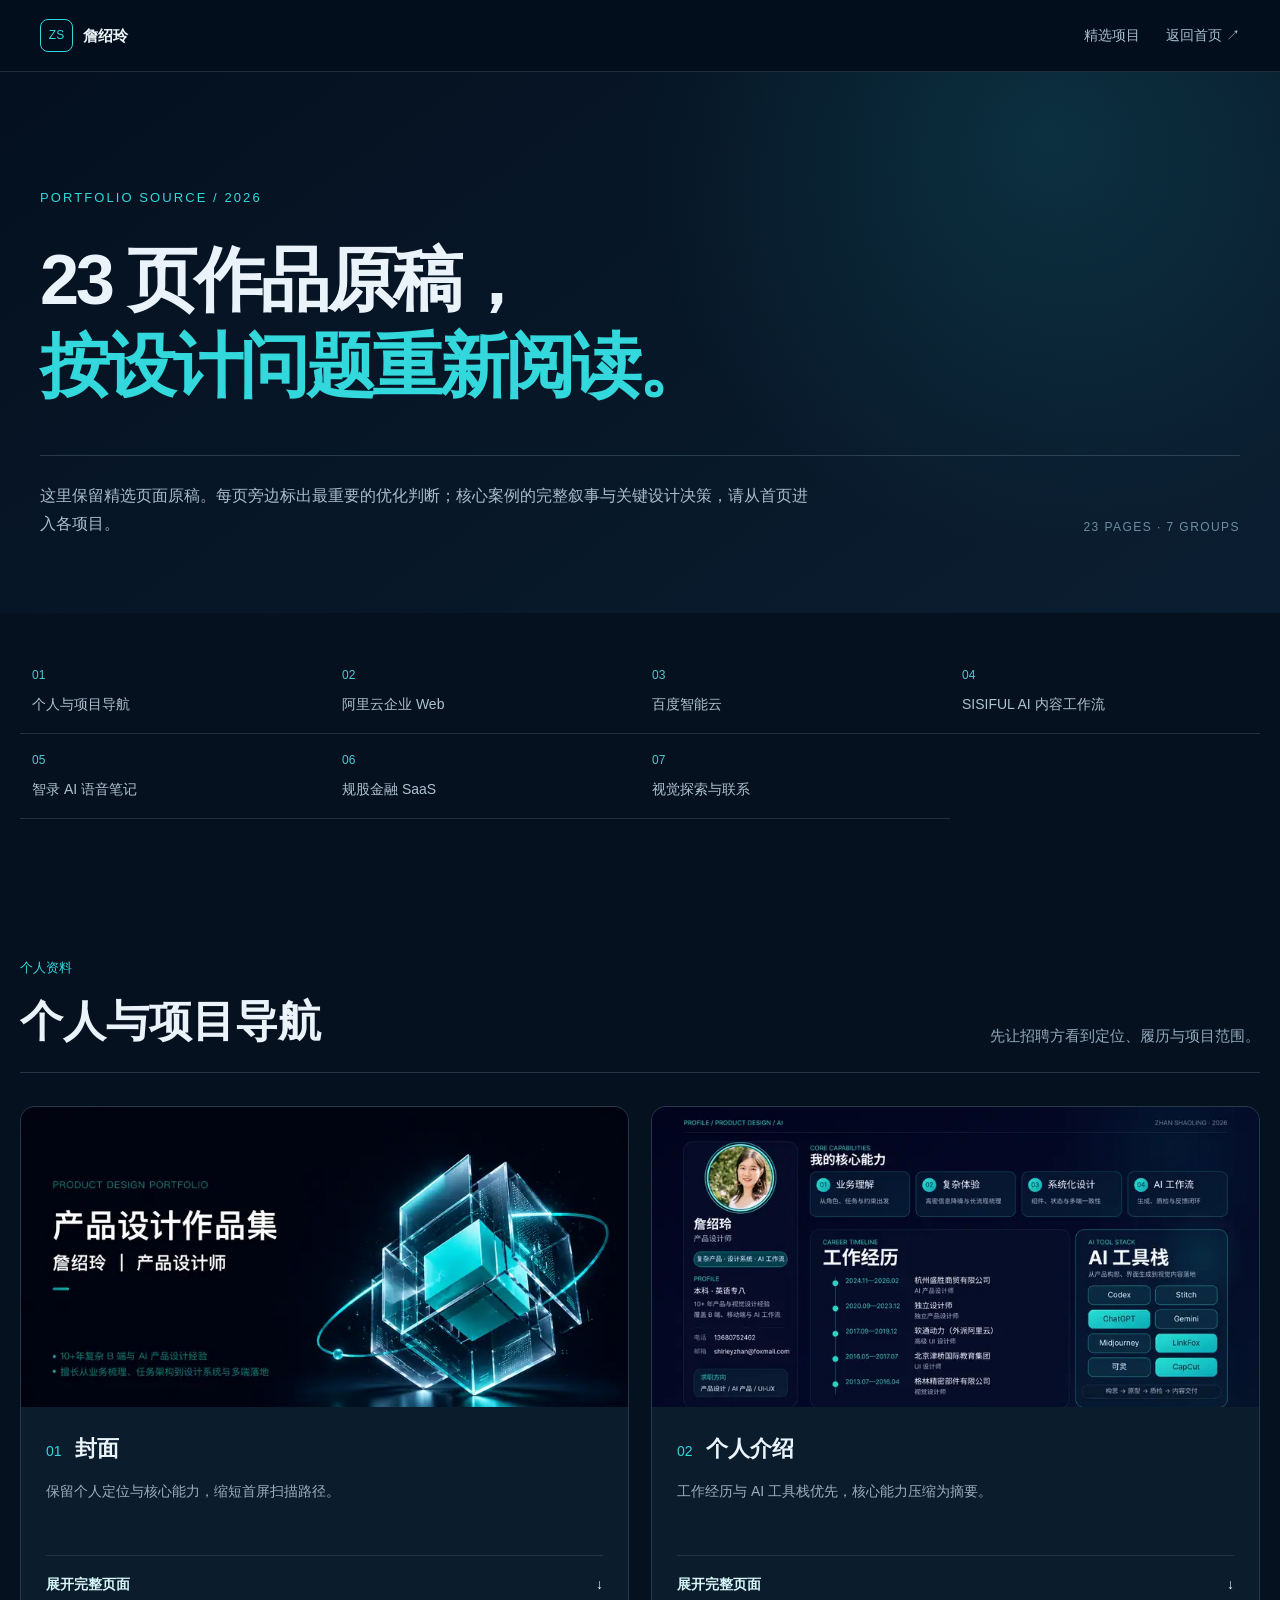
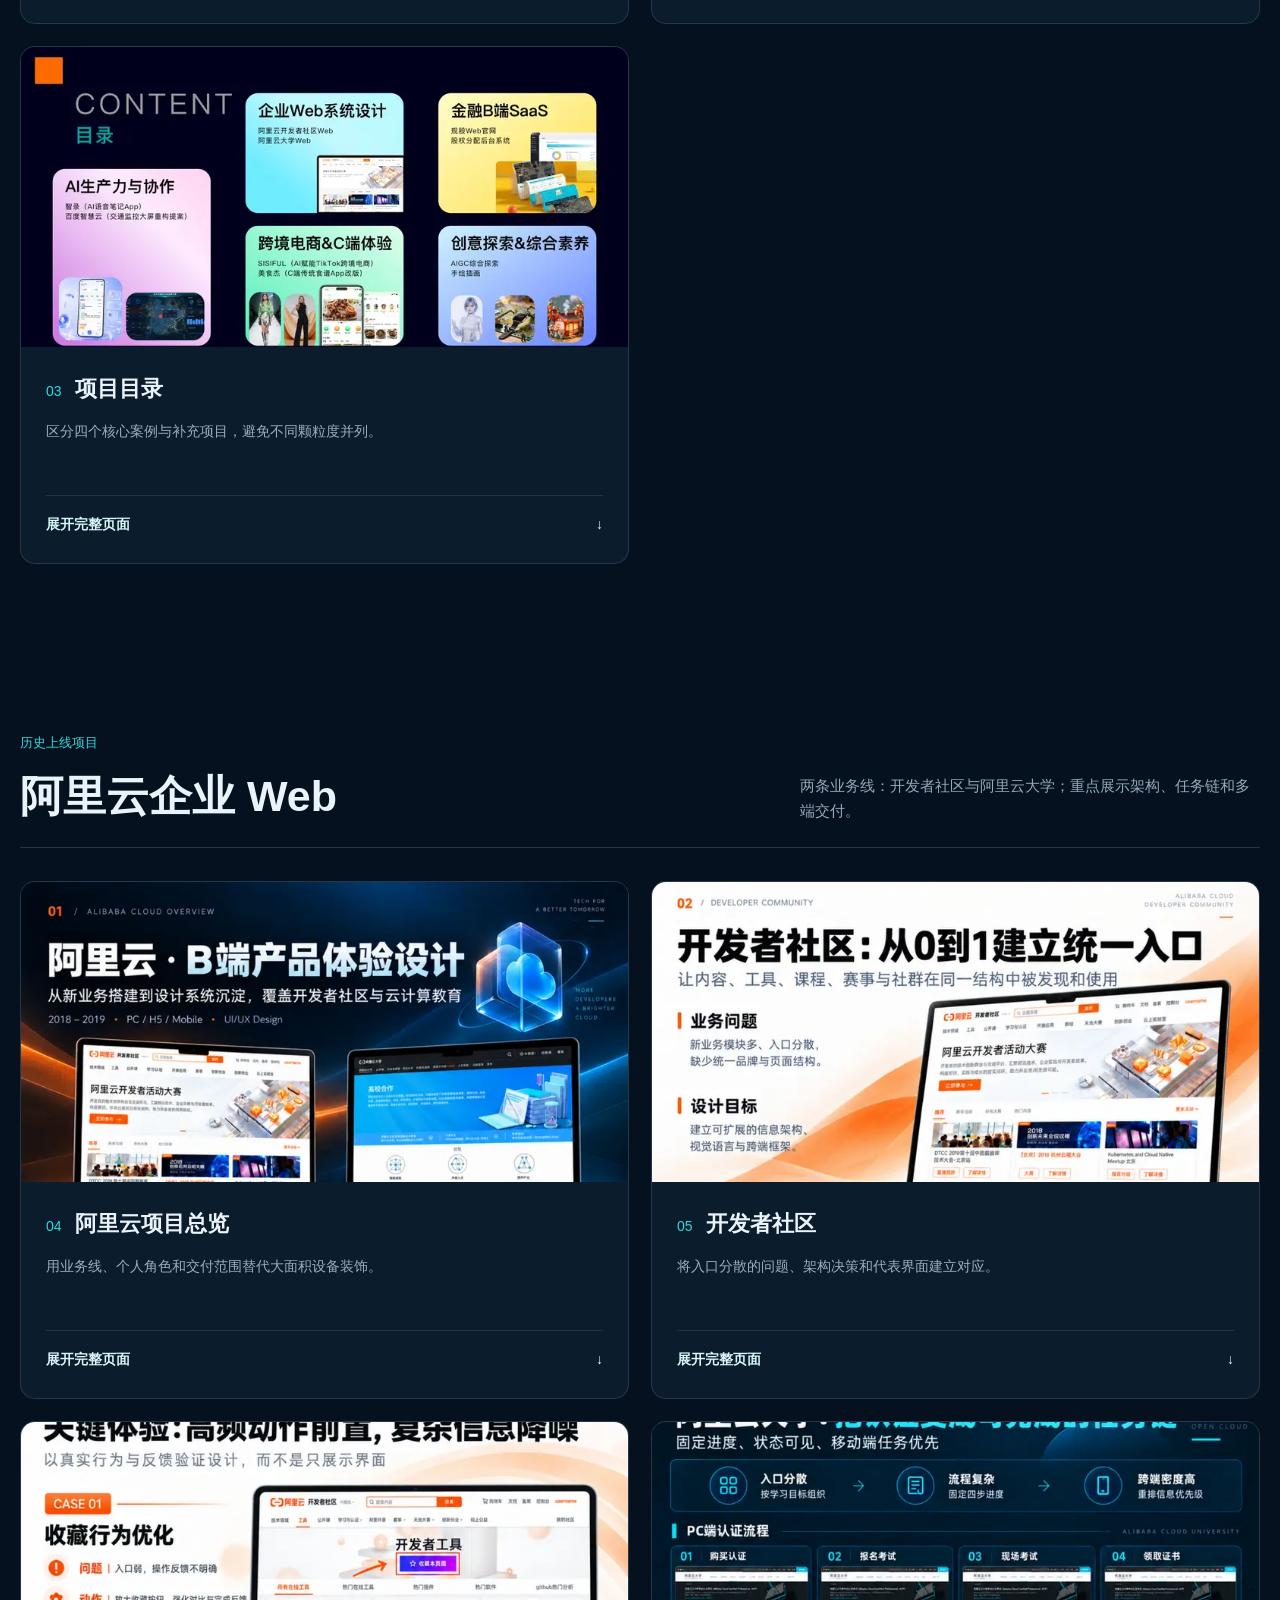
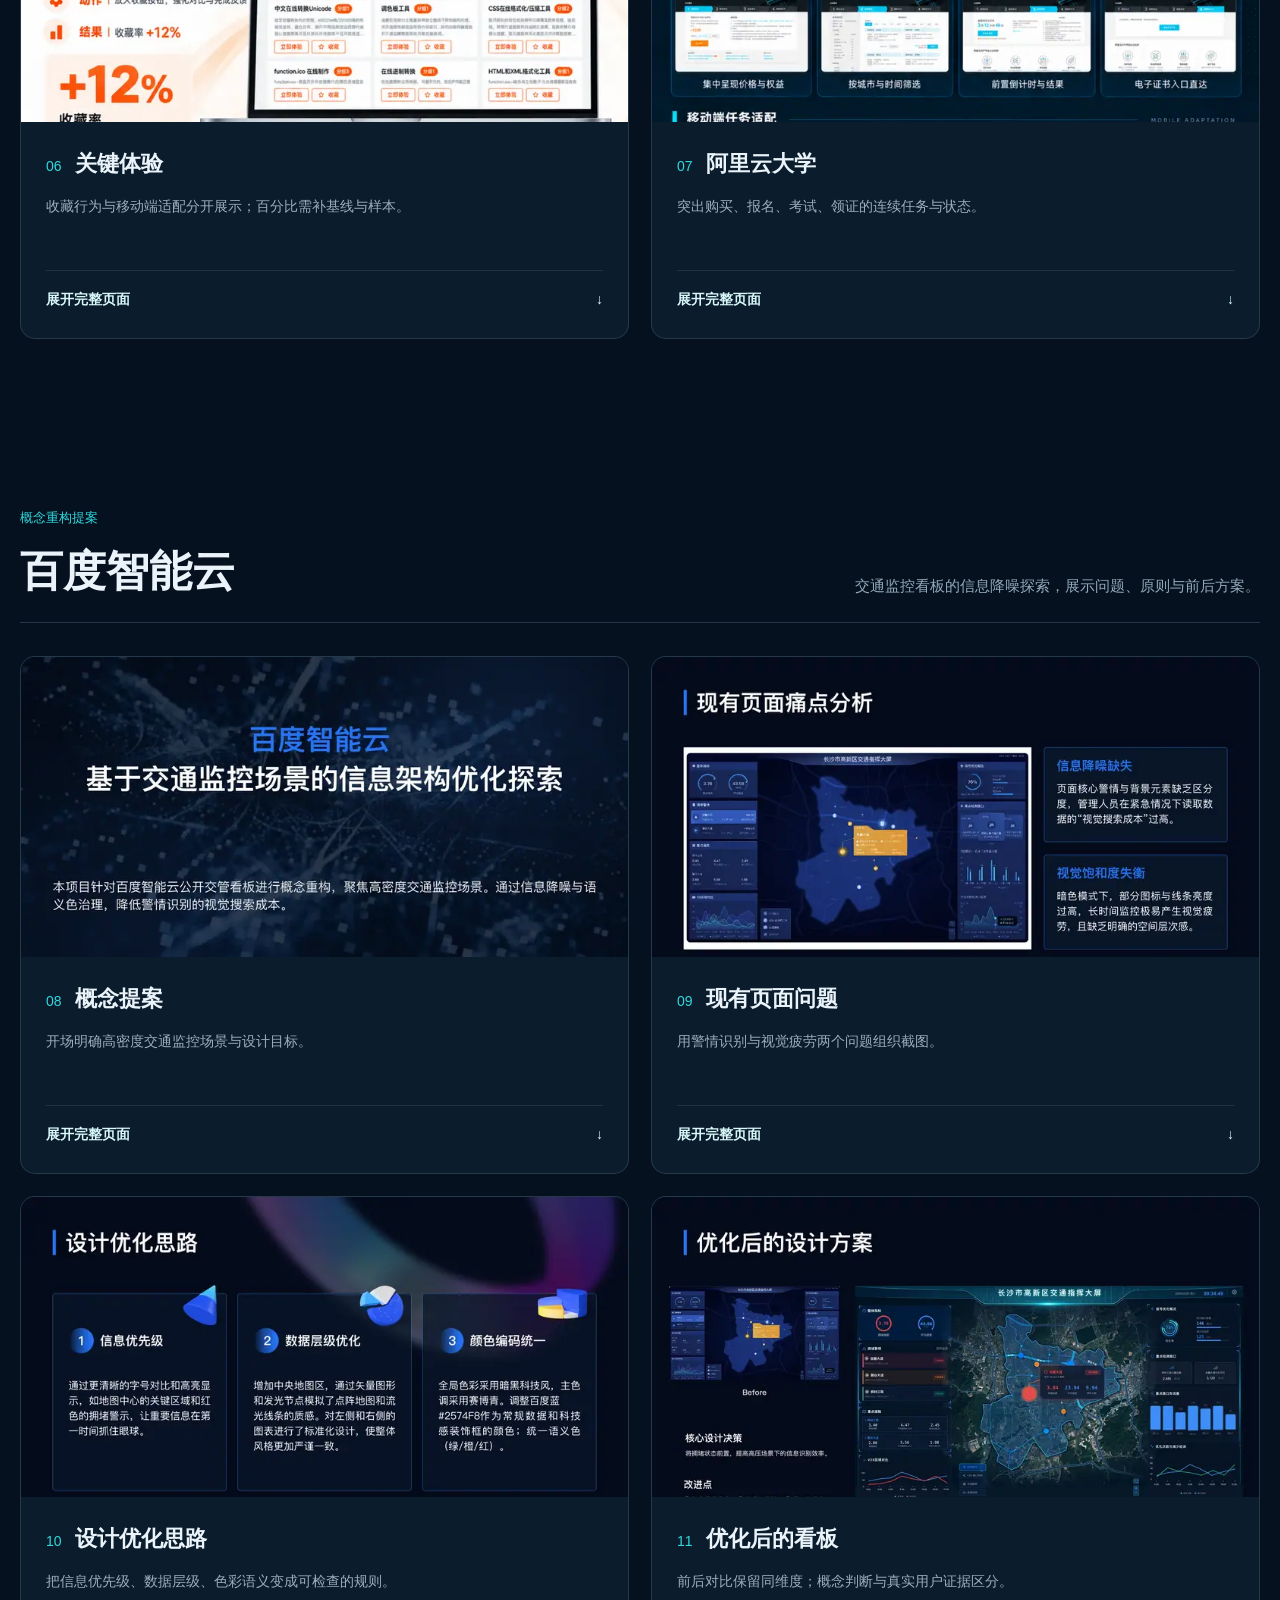
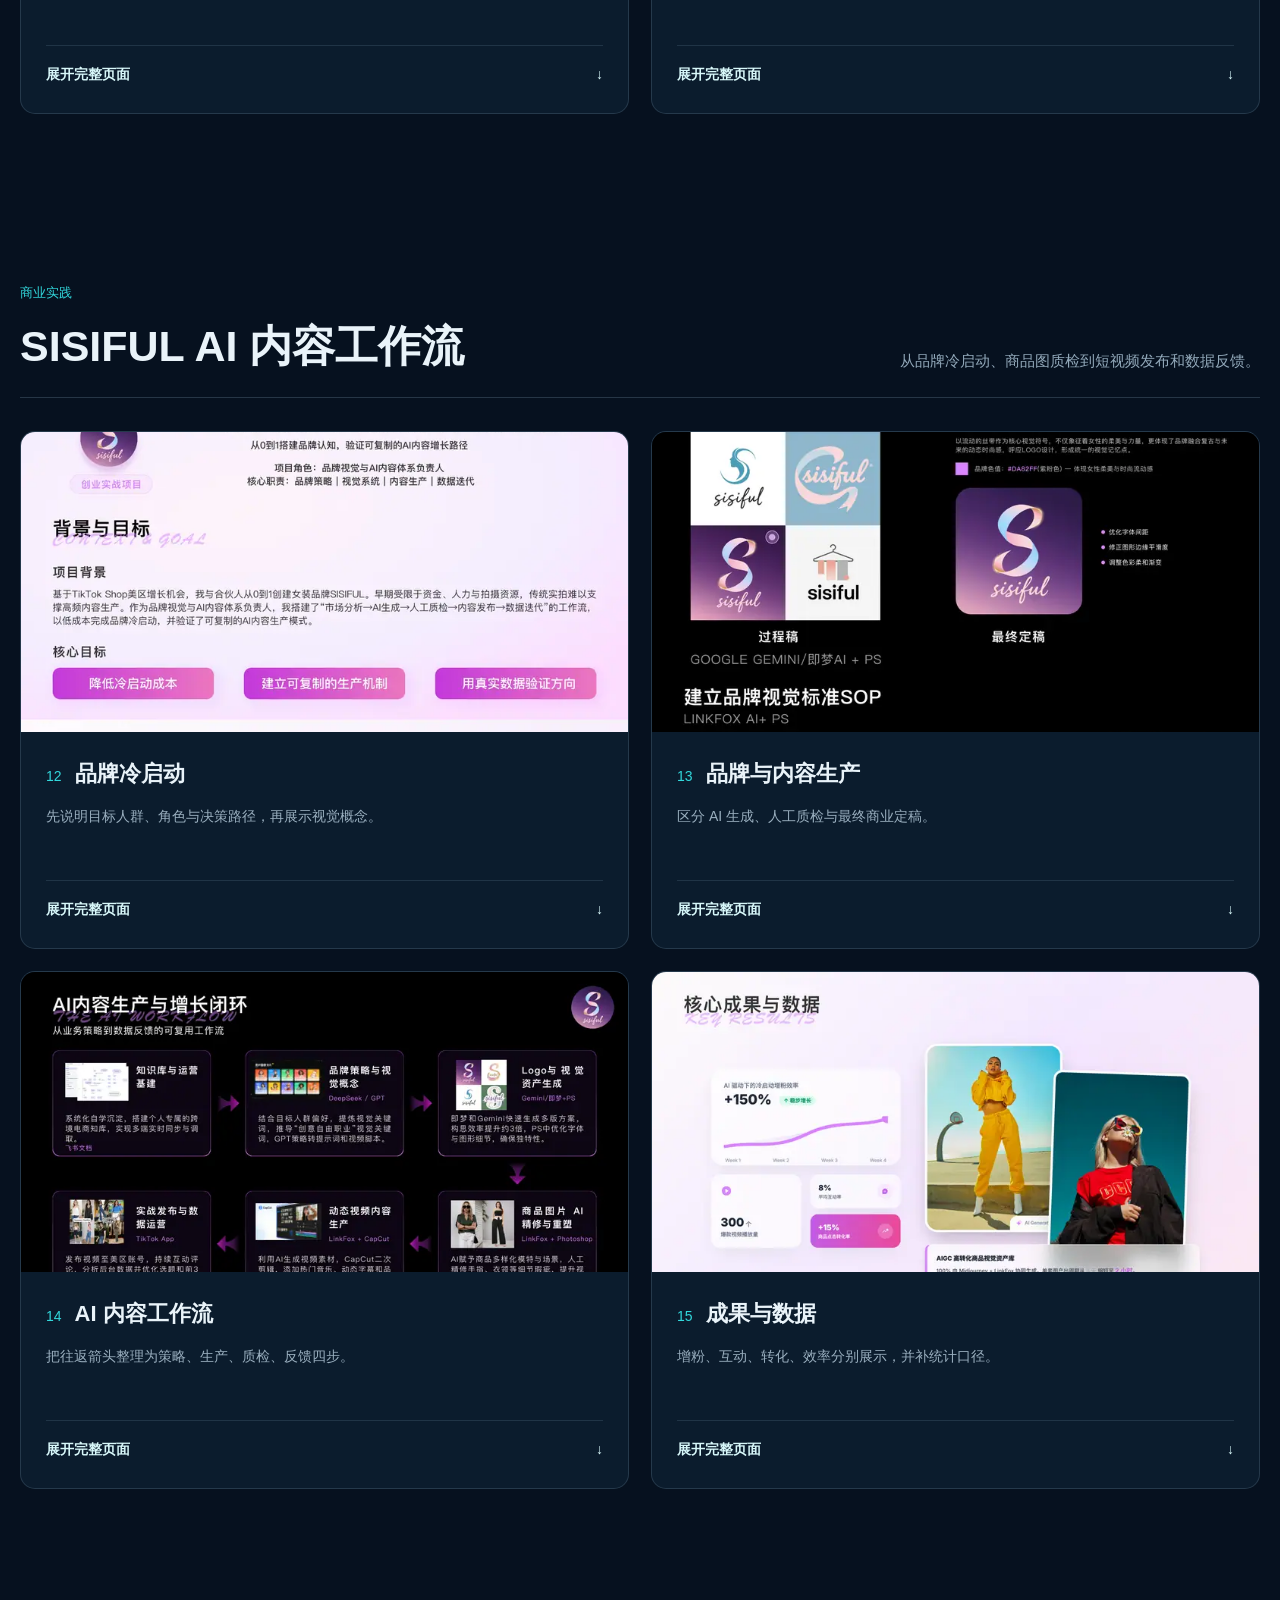
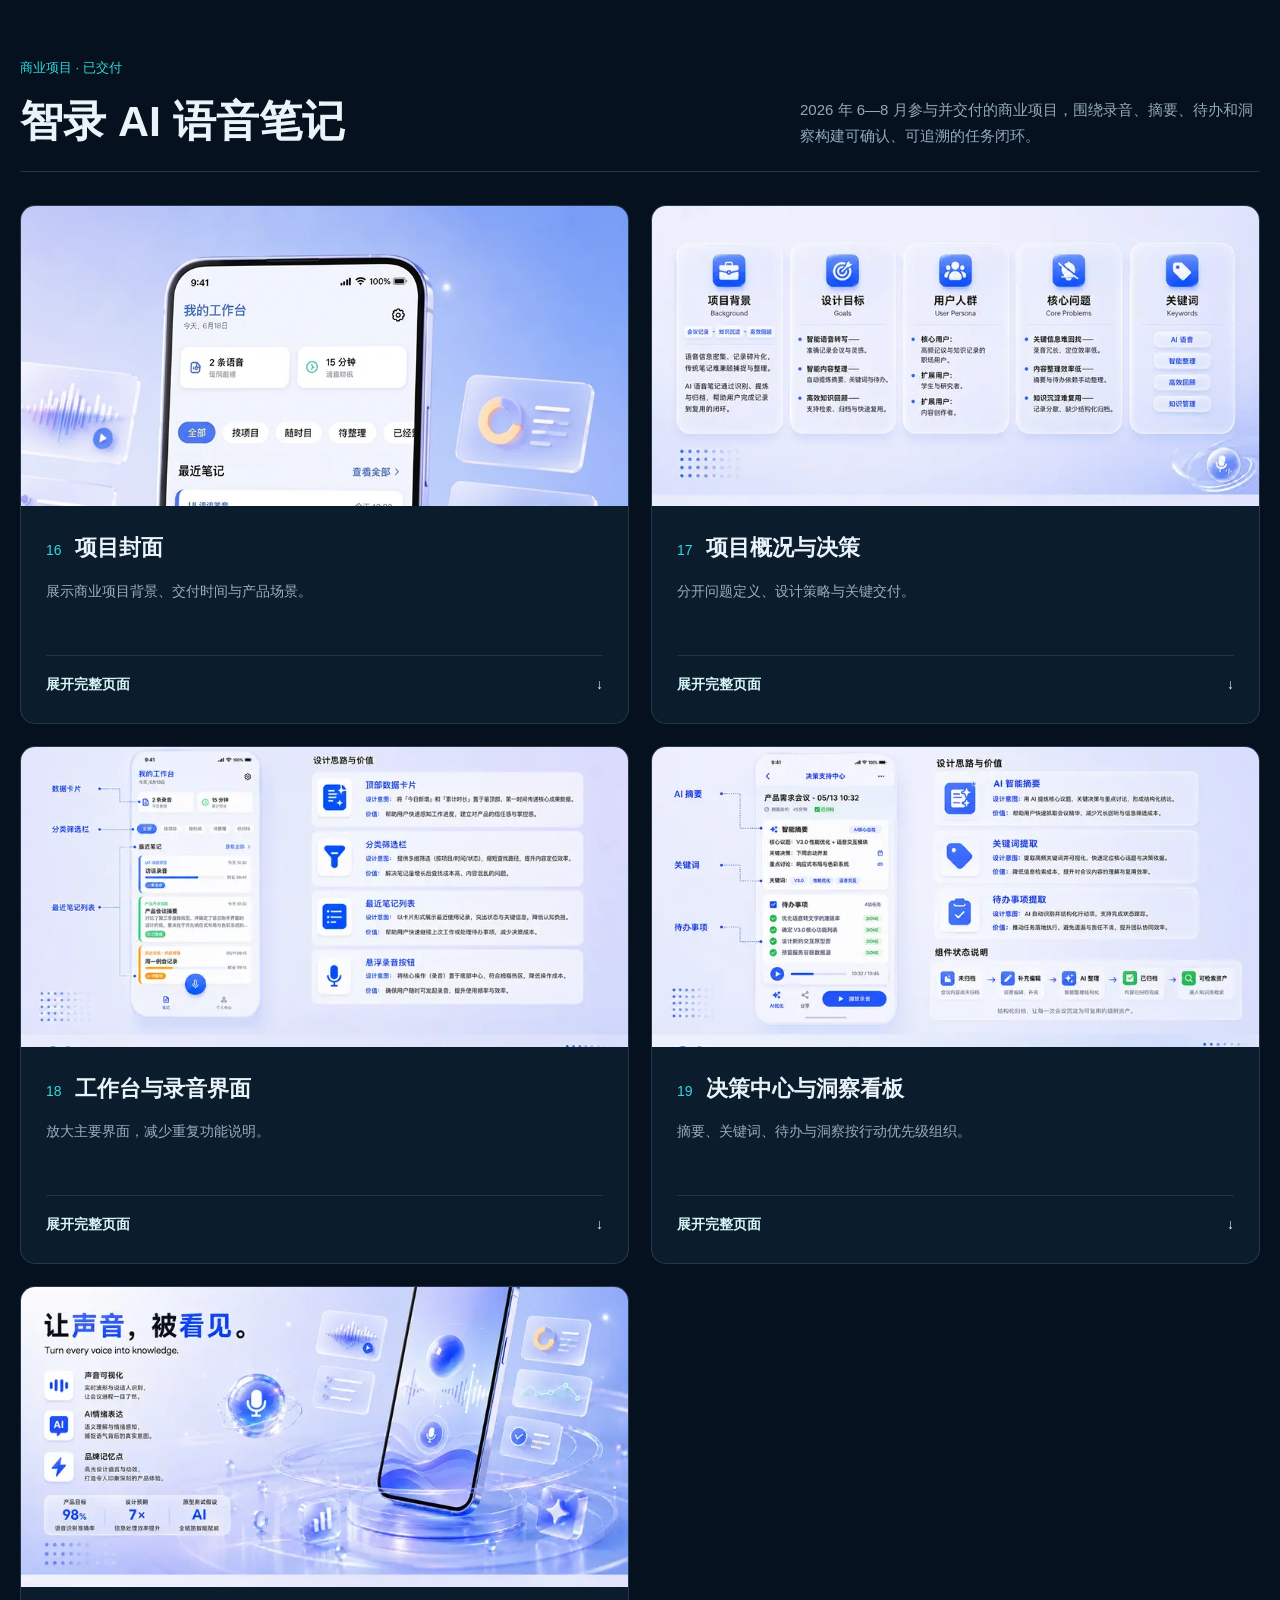
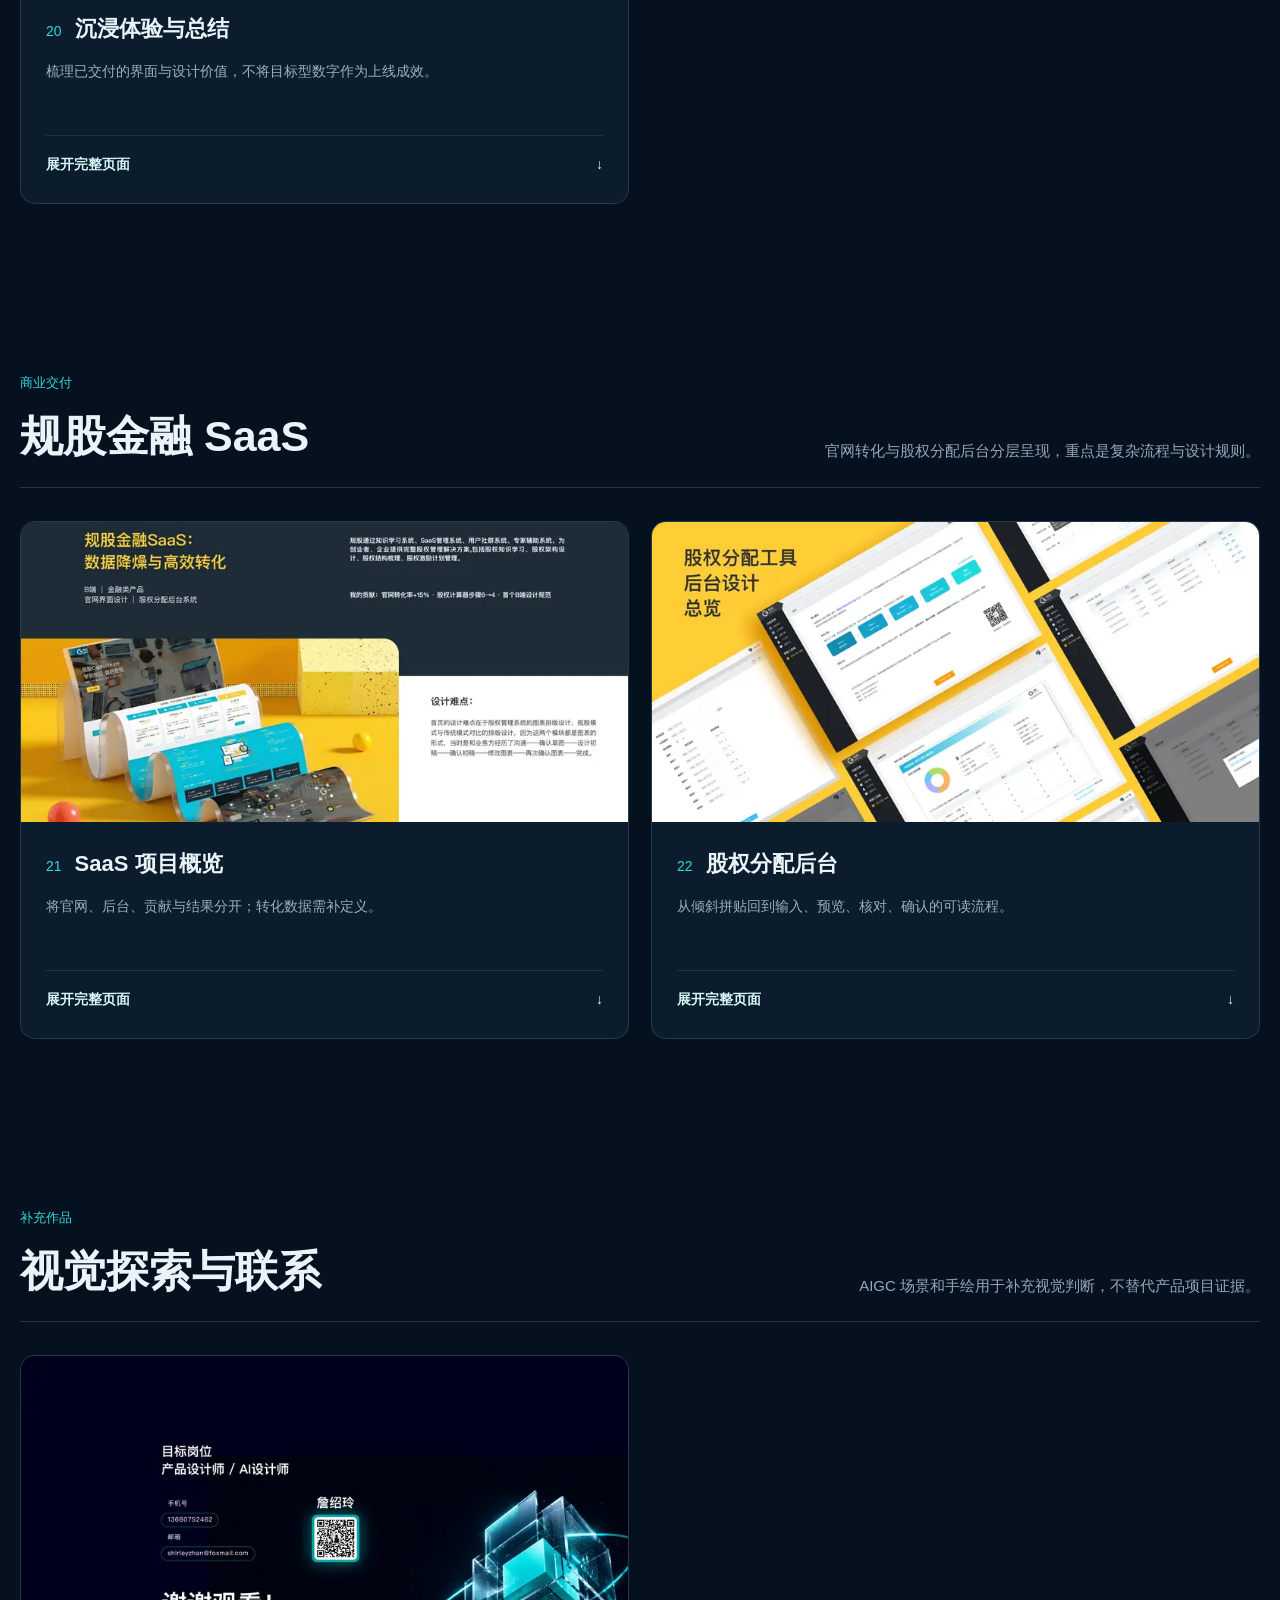
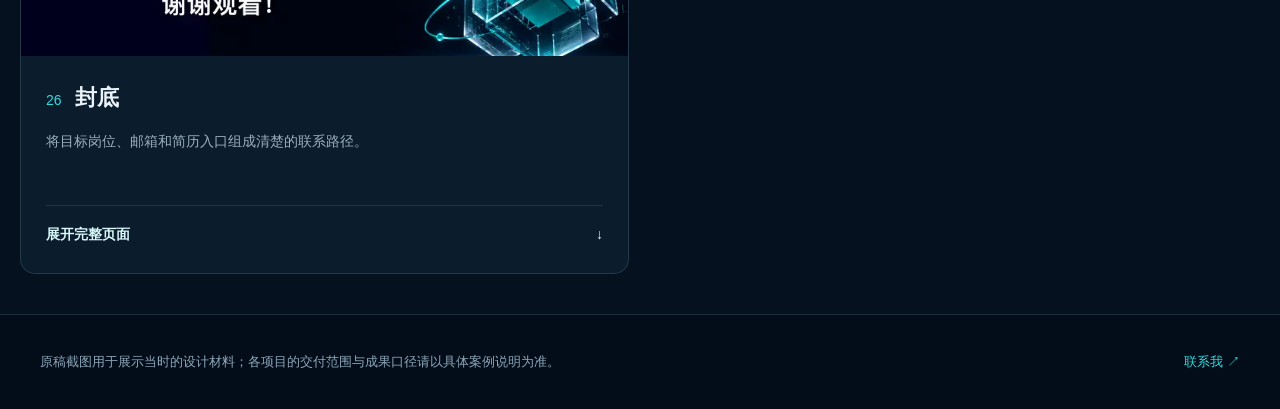
<file: archive/index.html>
<!DOCTYPE html><html lang="zh-CN"><head><meta charSet="utf-8"/><meta name="viewport" content="width=device-width, initial-scale=1"/><link rel="stylesheet" href="/_next/static/css/index.nYnv36sW.css" data-rsc-css-href="/_next/static/css/index.nYnv36sW.css" data-precedence="vite-rsc/importer-resources"/><link rel="modulepreload" fetchPriority="low" href="/_next/static/chunks/index-inEf9PXJ.js"/><script src="/_next/static/chunks/rolldown-runtime-C60lm6uB.js" type="module" async=""></script><script src="/_next/static/chunks/framework-BgSIrAUN.js" type="module" async=""></script><link rel="modulepreload" href="/_next/static/chunks/layout-segment-context-Q57O0tAm.js" crossorigin=""/><title>作品原稿与设计解读｜詹绍玲</title><meta name="description" content="按项目整理的作品原稿，附页面优化重点。"/><link rel="shortcut icon" href="/favicon.svg"/><link rel="icon" href="/favicon.svg"/><script>Object.assign(((self[Symbol.for("vinext.navigationRuntime")]??={bootstrap:{routeManifest:null},functions:{}}).bootstrap.rsc??={rsc:[]}),{params:{},nav:{"pathname":"/archive","searchParams":[]}})</script><link rel="modulepreload" href="/_next/static/chunks/index-inEf9PXJ.js" />
</head><body><main class="archive-page"><header class="archive-nav"><a href="/" aria-label="返回作品集首页"><span>ZS</span><b>詹绍玲</b></a><nav aria-label="原稿页导航"><a href="/#work">精选项目</a><a href="/">返回首页 ↗</a></nav></header><section class="archive-hero"><p>PORTFOLIO SOURCE / 2026</p><h1>23<!-- --> 页作品原稿，<br/><em>按设计问题重新阅读。</em></h1><div class="archive-hero-bottom"><p>这里保留精选页面原稿。每页旁边标出最重要的优化判断；核心案例的完整叙事与关键设计决策，请从首页进入各项目。</p><span>23<!-- --> PAGES · <!-- -->7<!-- --> GROUPS</span></div></section><nav class="archive-index" aria-label="按项目跳转"><a href="#intro"><span>01</span>个人与项目导航</a><a href="#aliyun"><span>02</span>阿里云企业 Web</a><a href="#baidu"><span>03</span>百度智能云</a><a href="#sisiful"><span>04</span>SISIFUL AI 内容工作流</a><a href="#zhilu"><span>05</span>智录 AI 语音笔记</a><a href="#equity"><span>06</span>规股金融 SaaS</a><a href="#visual"><span>07</span>视觉探索与联系</a></nav><section class="archive-group" id="intro"><div class="archive-group-heading"><div><span>个人资料</span><h2>个人与项目导航</h2></div><p>先让招聘方看到定位、履历与项目范围。</p></div><div class="archive-grid"><article class="archive-card "><div class="archive-card-preview"><img src="/portfolio-2026/p01-thumb.webp" alt="封面原始作品页面" loading="lazy"/></div><div class="archive-card-copy"><div class="archive-card-title"><span>01</span><h3>封面</h3></div><p>保留个人定位与核心能力，缩短首屏扫描路径。</p><details><summary>展开完整页面 <span>↓</span></summary><div class="archive-full"><img src="/portfolio-2026/p01.webp" alt="封面完整原稿" loading="lazy"/><a href="/portfolio-2026/p01.webp" target="_blank" rel="noreferrer">在新标签中查看原尺寸 ↗</a></div></details></div></article><article class="archive-card "><div class="archive-card-preview"><img src="/portfolio-2026/p02-thumb.webp" alt="个人介绍原始作品页面" loading="lazy"/></div><div class="archive-card-copy"><div class="archive-card-title"><span>02</span><h3>个人介绍</h3></div><p>工作经历与 AI 工具栈优先，核心能力压缩为摘要。</p><details><summary>展开完整页面 <span>↓</span></summary><div class="archive-full"><img src="/portfolio-2026/p02.webp" alt="个人介绍完整原稿" loading="lazy"/><a href="/portfolio-2026/p02.webp" target="_blank" rel="noreferrer">在新标签中查看原尺寸 ↗</a></div></details></div></article><article class="archive-card "><div class="archive-card-preview"><img src="/portfolio-2026/p03-thumb.webp" alt="项目目录原始作品页面" loading="lazy"/></div><div class="archive-card-copy"><div class="archive-card-title"><span>03</span><h3>项目目录</h3></div><p>区分四个核心案例与补充项目，避免不同颗粒度并列。</p><details><summary>展开完整页面 <span>↓</span></summary><div class="archive-full"><img src="/portfolio-2026/p03.webp" alt="项目目录完整原稿" loading="lazy"/><a href="/portfolio-2026/p03.webp" target="_blank" rel="noreferrer">在新标签中查看原尺寸 ↗</a></div></details></div></article></div></section><section class="archive-group" id="aliyun"><div class="archive-group-heading"><div><span>历史上线项目</span><h2>阿里云企业 Web</h2></div><p>两条业务线：开发者社区与阿里云大学；重点展示架构、任务链和多端交付。</p></div><div class="archive-grid"><article class="archive-card "><div class="archive-card-preview"><img src="/portfolio-2026/p04-thumb.webp" alt="阿里云项目总览原始作品页面" loading="lazy"/></div><div class="archive-card-copy"><div class="archive-card-title"><span>04</span><h3>阿里云项目总览</h3></div><p>用业务线、个人角色和交付范围替代大面积设备装饰。</p><details><summary>展开完整页面 <span>↓</span></summary><div class="archive-full"><img src="/portfolio-2026/p04.webp" alt="阿里云项目总览完整原稿" loading="lazy"/><a href="/portfolio-2026/p04.webp" target="_blank" rel="noreferrer">在新标签中查看原尺寸 ↗</a></div></details></div></article><article class="archive-card "><div class="archive-card-preview"><img src="/portfolio-2026/p05-thumb.webp" alt="开发者社区原始作品页面" loading="lazy"/></div><div class="archive-card-copy"><div class="archive-card-title"><span>05</span><h3>开发者社区</h3></div><p>将入口分散的问题、架构决策和代表界面建立对应。</p><details><summary>展开完整页面 <span>↓</span></summary><div class="archive-full"><img src="/portfolio-2026/p05.webp" alt="开发者社区完整原稿" loading="lazy"/><a href="/portfolio-2026/p05.webp" target="_blank" rel="noreferrer">在新标签中查看原尺寸 ↗</a></div></details></div></article><article class="archive-card is-long"><div class="archive-card-preview"><img src="/portfolio-2026/p06-thumb.webp" alt="关键体验原始作品页面" loading="lazy"/></div><div class="archive-card-copy"><div class="archive-card-title"><span>06</span><h3>关键体验</h3></div><p>收藏行为与移动端适配分开展示；百分比需补基线与样本。</p><details><summary>展开完整页面 <span>↓</span></summary><div class="archive-full"><img src="/portfolio-2026/p06.webp" alt="关键体验完整原稿" loading="lazy"/><a href="/portfolio-2026/p06.webp" target="_blank" rel="noreferrer">在新标签中查看原尺寸 ↗</a></div></details></div></article><article class="archive-card is-long"><div class="archive-card-preview"><img src="/portfolio-2026/p07-thumb.webp" alt="阿里云大学原始作品页面" loading="lazy"/></div><div class="archive-card-copy"><div class="archive-card-title"><span>07</span><h3>阿里云大学</h3></div><p>突出购买、报名、考试、领证的连续任务与状态。</p><details><summary>展开完整页面 <span>↓</span></summary><div class="archive-full"><img src="/portfolio-2026/p07.webp" alt="阿里云大学完整原稿" loading="lazy"/><a href="/portfolio-2026/p07.webp" target="_blank" rel="noreferrer">在新标签中查看原尺寸 ↗</a></div></details></div></article></div></section><section class="archive-group" id="baidu"><div class="archive-group-heading"><div><span>概念重构提案</span><h2>百度智能云</h2></div><p>交通监控看板的信息降噪探索，展示问题、原则与前后方案。</p></div><div class="archive-grid"><article class="archive-card "><div class="archive-card-preview"><img src="/portfolio-2026/p08-thumb.webp" alt="概念提案原始作品页面" loading="lazy"/></div><div class="archive-card-copy"><div class="archive-card-title"><span>08</span><h3>概念提案</h3></div><p>开场明确高密度交通监控场景与设计目标。</p><details><summary>展开完整页面 <span>↓</span></summary><div class="archive-full"><img src="/portfolio-2026/p08.webp" alt="概念提案完整原稿" loading="lazy"/><a href="/portfolio-2026/p08.webp" target="_blank" rel="noreferrer">在新标签中查看原尺寸 ↗</a></div></details></div></article><article class="archive-card "><div class="archive-card-preview"><img src="/portfolio-2026/p09-thumb.webp" alt="现有页面问题原始作品页面" loading="lazy"/></div><div class="archive-card-copy"><div class="archive-card-title"><span>09</span><h3>现有页面问题</h3></div><p>用警情识别与视觉疲劳两个问题组织截图。</p><details><summary>展开完整页面 <span>↓</span></summary><div class="archive-full"><img src="/portfolio-2026/p09.webp" alt="现有页面问题完整原稿" loading="lazy"/><a href="/portfolio-2026/p09.webp" target="_blank" rel="noreferrer">在新标签中查看原尺寸 ↗</a></div></details></div></article><article class="archive-card "><div class="archive-card-preview"><img src="/portfolio-2026/p10-thumb.webp" alt="设计优化思路原始作品页面" loading="lazy"/></div><div class="archive-card-copy"><div class="archive-card-title"><span>10</span><h3>设计优化思路</h3></div><p>把信息优先级、数据层级、色彩语义变成可检查的规则。</p><details><summary>展开完整页面 <span>↓</span></summary><div class="archive-full"><img src="/portfolio-2026/p10.webp" alt="设计优化思路完整原稿" loading="lazy"/><a href="/portfolio-2026/p10.webp" target="_blank" rel="noreferrer">在新标签中查看原尺寸 ↗</a></div></details></div></article><article class="archive-card "><div class="archive-card-preview"><img src="/portfolio-2026/p11-thumb.webp" alt="优化后的看板原始作品页面" loading="lazy"/></div><div class="archive-card-copy"><div class="archive-card-title"><span>11</span><h3>优化后的看板</h3></div><p>前后对比保留同维度；概念判断与真实用户证据区分。</p><details><summary>展开完整页面 <span>↓</span></summary><div class="archive-full"><img src="/portfolio-2026/p11.webp" alt="优化后的看板完整原稿" loading="lazy"/><a href="/portfolio-2026/p11.webp" target="_blank" rel="noreferrer">在新标签中查看原尺寸 ↗</a></div></details></div></article></div></section><section class="archive-group" id="sisiful"><div class="archive-group-heading"><div><span>商业实践</span><h2>SISIFUL AI 内容工作流</h2></div><p>从品牌冷启动、商品图质检到短视频发布和数据反馈。</p></div><div class="archive-grid"><article class="archive-card is-long"><div class="archive-card-preview"><img src="/portfolio-2026/p12-thumb.webp" alt="品牌冷启动原始作品页面" loading="lazy"/></div><div class="archive-card-copy"><div class="archive-card-title"><span>12</span><h3>品牌冷启动</h3></div><p>先说明目标人群、角色与决策路径，再展示视觉概念。</p><details><summary>展开完整页面 <span>↓</span></summary><div class="archive-full"><img src="/portfolio-2026/p12.webp" alt="品牌冷启动完整原稿" loading="lazy"/><a href="/portfolio-2026/p12.webp" target="_blank" rel="noreferrer">在新标签中查看原尺寸 ↗</a></div></details></div></article><article class="archive-card is-long"><div class="archive-card-preview"><img src="/portfolio-2026/p13-thumb.webp" alt="品牌与内容生产原始作品页面" loading="lazy"/></div><div class="archive-card-copy"><div class="archive-card-title"><span>13</span><h3>品牌与内容生产</h3></div><p>区分 AI 生成、人工质检与最终商业定稿。</p><details><summary>展开完整页面 <span>↓</span></summary><div class="archive-full"><img src="/portfolio-2026/p13.webp" alt="品牌与内容生产完整原稿" loading="lazy"/><a href="/portfolio-2026/p13.webp" target="_blank" rel="noreferrer">在新标签中查看原尺寸 ↗</a></div></details></div></article><article class="archive-card "><div class="archive-card-preview"><img src="/portfolio-2026/p14-thumb.webp" alt="AI 内容工作流原始作品页面" loading="lazy"/></div><div class="archive-card-copy"><div class="archive-card-title"><span>14</span><h3>AI 内容工作流</h3></div><p>把往返箭头整理为策略、生产、质检、反馈四步。</p><details><summary>展开完整页面 <span>↓</span></summary><div class="archive-full"><img src="/portfolio-2026/p14.webp" alt="AI 内容工作流完整原稿" loading="lazy"/><a href="/portfolio-2026/p14.webp" target="_blank" rel="noreferrer">在新标签中查看原尺寸 ↗</a></div></details></div></article><article class="archive-card "><div class="archive-card-preview"><img src="/portfolio-2026/p15-thumb.webp" alt="成果与数据原始作品页面" loading="lazy"/></div><div class="archive-card-copy"><div class="archive-card-title"><span>15</span><h3>成果与数据</h3></div><p>增粉、互动、转化、效率分别展示，并补统计口径。</p><details><summary>展开完整页面 <span>↓</span></summary><div class="archive-full"><img src="/portfolio-2026/p15.webp" alt="成果与数据完整原稿" loading="lazy"/><a href="/portfolio-2026/p15.webp" target="_blank" rel="noreferrer">在新标签中查看原尺寸 ↗</a></div></details></div></article></div></section><section class="archive-group" id="zhilu"><div class="archive-group-heading"><div><span>商业项目 · 已交付</span><h2>智录 AI 语音笔记</h2></div><p>2026 年 6—8 月参与并交付的商业项目，围绕录音、摘要、待办和洞察构建可确认、可追溯的任务闭环。</p></div><div class="archive-grid"><article class="archive-card "><div class="archive-card-preview"><img src="/portfolio-2026/p16-cover.webp" alt="项目封面原始作品页面" loading="lazy"/></div><div class="archive-card-copy"><div class="archive-card-title"><span>16</span><h3>项目封面</h3></div><p>展示商业项目背景、交付时间与产品场景。</p><details><summary>展开完整页面 <span>↓</span></summary><div class="archive-full"><img src="/portfolio-2026/p16-cover.webp" alt="项目封面完整原稿" loading="lazy"/><a href="/portfolio-2026/p16-cover.webp" target="_blank" rel="noreferrer">在新标签中查看原尺寸 ↗</a></div></details></div></article><article class="archive-card is-long"><div class="archive-card-preview"><img src="/portfolio-2026/p17-thumb.webp" alt="项目概况与决策原始作品页面" loading="lazy"/></div><div class="archive-card-copy"><div class="archive-card-title"><span>17</span><h3>项目概况与决策</h3></div><p>分开问题定义、设计策略与关键交付。</p><details><summary>展开完整页面 <span>↓</span></summary><div class="archive-full"><img src="/portfolio-2026/p17.webp" alt="项目概况与决策完整原稿" loading="lazy"/><a href="/portfolio-2026/p17.webp" target="_blank" rel="noreferrer">在新标签中查看原尺寸 ↗</a></div></details></div></article><article class="archive-card is-long"><div class="archive-card-preview"><img src="/portfolio-2026/p18-thumb.webp" alt="工作台与录音界面原始作品页面" loading="lazy"/></div><div class="archive-card-copy"><div class="archive-card-title"><span>18</span><h3>工作台与录音界面</h3></div><p>放大主要界面，减少重复功能说明。</p><details><summary>展开完整页面 <span>↓</span></summary><div class="archive-full"><img src="/portfolio-2026/p18.webp" alt="工作台与录音界面完整原稿" loading="lazy"/><a href="/portfolio-2026/p18.webp" target="_blank" rel="noreferrer">在新标签中查看原尺寸 ↗</a></div></details></div></article><article class="archive-card is-long"><div class="archive-card-preview"><img src="/portfolio-2026/p19-thumb.webp" alt="决策中心与洞察看板原始作品页面" loading="lazy"/></div><div class="archive-card-copy"><div class="archive-card-title"><span>19</span><h3>决策中心与洞察看板</h3></div><p>摘要、关键词、待办与洞察按行动优先级组织。</p><details><summary>展开完整页面 <span>↓</span></summary><div class="archive-full"><img src="/portfolio-2026/p19.webp" alt="决策中心与洞察看板完整原稿" loading="lazy"/><a href="/portfolio-2026/p19.webp" target="_blank" rel="noreferrer">在新标签中查看原尺寸 ↗</a></div></details></div></article><article class="archive-card is-long"><div class="archive-card-preview"><img src="/portfolio-2026/p20-thumb.webp" alt="沉浸体验与总结原始作品页面" loading="lazy"/></div><div class="archive-card-copy"><div class="archive-card-title"><span>20</span><h3>沉浸体验与总结</h3></div><p>梳理已交付的界面与设计价值，不将目标型数字作为上线成效。</p><details><summary>展开完整页面 <span>↓</span></summary><div class="archive-full"><img src="/portfolio-2026/p20.webp" alt="沉浸体验与总结完整原稿" loading="lazy"/><a href="/portfolio-2026/p20.webp" target="_blank" rel="noreferrer">在新标签中查看原尺寸 ↗</a></div></details></div></article></div></section><section class="archive-group" id="equity"><div class="archive-group-heading"><div><span>商业交付</span><h2>规股金融 SaaS</h2></div><p>官网转化与股权分配后台分层呈现，重点是复杂流程与设计规则。</p></div><div class="archive-grid"><article class="archive-card is-long"><div class="archive-card-preview"><img src="/portfolio-2026/p21-thumb.webp" alt="SaaS 项目概览原始作品页面" loading="lazy"/></div><div class="archive-card-copy"><div class="archive-card-title"><span>21</span><h3>SaaS 项目概览</h3></div><p>将官网、后台、贡献与结果分开；转化数据需补定义。</p><details><summary>展开完整页面 <span>↓</span></summary><div class="archive-full"><img src="/portfolio-2026/p21.webp" alt="SaaS 项目概览完整原稿" loading="lazy"/><a href="/portfolio-2026/p21.webp" target="_blank" rel="noreferrer">在新标签中查看原尺寸 ↗</a></div></details></div></article><article class="archive-card "><div class="archive-card-preview"><img src="/portfolio-2026/p22-thumb.webp" alt="股权分配后台原始作品页面" loading="lazy"/></div><div class="archive-card-copy"><div class="archive-card-title"><span>22</span><h3>股权分配后台</h3></div><p>从倾斜拼贴回到输入、预览、核对、确认的可读流程。</p><details><summary>展开完整页面 <span>↓</span></summary><div class="archive-full"><img src="/portfolio-2026/p22.webp" alt="股权分配后台完整原稿" loading="lazy"/><a href="/portfolio-2026/p22.webp" target="_blank" rel="noreferrer">在新标签中查看原尺寸 ↗</a></div></details></div></article></div></section><section class="archive-group" id="visual"><div class="archive-group-heading"><div><span>补充作品</span><h2>视觉探索与联系</h2></div><p>AIGC 场景和手绘用于补充视觉判断，不替代产品项目证据。</p></div><div class="archive-grid"><article class="archive-card "><div class="archive-card-preview"><img src="/portfolio-2026/p26-thumb.webp" alt="封底原始作品页面" loading="lazy"/></div><div class="archive-card-copy"><div class="archive-card-title"><span>26</span><h3>封底</h3></div><p>将目标岗位、邮箱和简历入口组成清楚的联系路径。</p><details><summary>展开完整页面 <span>↓</span></summary><div class="archive-full"><img src="/portfolio-2026/p26.webp" alt="封底完整原稿" loading="lazy"/><a href="/portfolio-2026/p26.webp" target="_blank" rel="noreferrer">在新标签中查看原尺寸 ↗</a></div></details></div></article></div></section><footer class="archive-footer"><p>原稿截图用于展示当时的设计材料；各项目的交付范围与成果口径请以具体案例说明为准。</p><a href="/#contact">联系我 ↗</a></footer></main><script type="module" src="/_next/static/chunks/index-inEf9PXJ.js" id="_R_" async=""></script><script>((self[Symbol.for("vinext.navigationRuntime")]??={bootstrap:{routeManifest:null},functions:{}}).bootstrap.rsc??={rsc:[]}).rsc.push("2:I[\"de2e9d4301c1\",[],\"Children\",1]\n")</script><script>((self[Symbol.for("vinext.navigationRuntime")]??={bootstrap:{routeManifest:null},functions:{}}).bootstrap.rsc??={rsc:[]}).rsc.push("3:I[\"e6fa11587a15\",[],\"GlobalErrorBoundary\",1]\n")</script><script>((self[Symbol.for("vinext.navigationRuntime")]??={bootstrap:{routeManifest:null},functions:{}}).bootstrap.rsc??={rsc:[]}).rsc.push("4:I[\"2c63f4fe5a7a\",[],\"default\",1]\n")</script><script>((self[Symbol.for("vinext.navigationRuntime")]??={bootstrap:{routeManifest:null},functions:{}}).bootstrap.rsc??={rsc:[]}).rsc.push("5:I[\"e6fa11587a15\",[],\"ErrorBoundary\",1]\n")</script><script>((self[Symbol.for("vinext.navigationRuntime")]??={bootstrap:{routeManifest:null},functions:{}}).bootstrap.rsc??={rsc:[]}).rsc.push("6:I[\"ef9fc07896c4\",[],\"LayoutSegmentProvider\",1]\n")</script><script>((self[Symbol.for("vinext.navigationRuntime")]??={bootstrap:{routeManifest:null},functions:{}}).bootstrap.rsc??={rsc:[]}).rsc.push("7:I[\"de2e9d4301c1\",[],\"Slot\",1]\n")</script><script>((self[Symbol.for("vinext.navigationRuntime")]??={bootstrap:{routeManifest:null},functions:{}}).bootstrap.rsc??={rsc:[]}).rsc.push("8:I[\"bb23752f738e\",[],\"AppRouterScrollTarget\",1]\n")</script><script>((self[Symbol.for("vinext.navigationRuntime")]??={bootstrap:{routeManifest:null},functions:{}}).bootstrap.rsc??={rsc:[]}).rsc.push("9:I[\"e6fa11587a15\",[],\"RedirectBoundary\",1]\n")</script><script>((self[Symbol.for("vinext.navigationRuntime")]??={bootstrap:{routeManifest:null},functions:{}}).bootstrap.rsc??={rsc:[]}).rsc.push(":HL[\"/_next/static/css/index.nYnv36sW.css\",\"style\"     ]\n")</script><script>((self[Symbol.for("vinext.navigationRuntime")]??={bootstrap:{routeManifest:null},functions:{}}).bootstrap.rsc??={rsc:[]}).rsc.push("0:{\"__route\":\"route:/archive\",\"__interceptionContext\":null,\"__layoutIds\":[\"layout:/\"],\"__rootLayout\":\"/\",\"__sourcePage\":\"/archive/page\",\"page:/archive\":\"$L1\",\"layout:/\":[[[[\"$\",\"link\",\"css:/_next/static/css/index.nYnv36sW.css\",{\"rel\":\"stylesheet\",\"precedence\":\"vite-rsc/importer-resources\",\"href\":\"/_next/static/css/index.nYnv36sW.css\",\"data-rsc-css-href\":\"/_next/static/css/index.nYnv36sW.css\"}],\"$undefined\"],[\"$\",\"html\",null,{\"lang\":\"zh-CN\",\"children\":[\"$\",\"body\",null,{\"children\":[\"$\",\"$L2\",null,{}]}]}]],null],\"route:/archive\":[[[\"$\",\"meta\",null,{\"charSet\":\"utf-8\"}],[[\"$\",\"title\",\"0\",{\"children\":\"作品原稿与设计解读｜詹绍玲\"}],[\"$\",\"meta\",\"1\",{\"name\":\"description\",\"content\":\"按项目整理的作品原稿，附页面优化重点。\"}],[\"$\",\"link\",\"2\",{\"rel\":\"shortcut icon\",\"href\":\"/favicon.svg\"}],[\"$\",\"link\",\"3\",{\"rel\":\"icon\",\"href\":\"/favicon.svg\"}]],[[\"$\",\"meta\",\"0\",{\"name\":\"viewport\",\"content\":\"width=device-width, initial-scale=1\"}]]],[\"$\",\"$L3\",null,{\"fallback\":\"$4\",\"children\":[\"$\",\"$L5\",null,{\"fallback\":\"$4\",\"children\":[\"$\",\"$L6\",null,{\"providerId\":\"layout:/\",\"segmentMap\":{\"children\":[\"archive\"]},\"children\":[\"$\",\"$L7\",null,{\"id\":\"layout:/\",\"parallelSlots\":\"$undefined\",\"children\":[\"$\",\"$L8\",null,{\"children\":[\"$\",\"$L9\",null,{\"children\":[[\"$\",\"$L6\",null,{\"providerId\":\"page:/archive\",\"segmentMap\":{\"children\":[\"__PAGE__\"]},\"children\":[\"$\",\"$L7\",null,{\"id\":\"page:/archive\"}]}],null]}]}]}]}]}]}],null,null],\"__layoutFlags\":{\"layout:/\":\"s\"},\"__artifactCompatibility\":{\"schemaVersion\":1,\"graphVersion\":\"app-route-graph:fdc5b2c8cdff148c\",\"deploymentVersion\":\"c0a905db-fd1f-4c20-b97e-846e3ce0e160\",\"appElementsSchemaVersion\":1,\"rscPayloadSchemaVersion\":1,\"rootBoundaryId\":\"/\",\"renderEpoch\":null},\"__renderObservation\":{\"schemaVersion\":1,\"output\":{\"kind\":\"app-rsc\",\"mountedSlotsFingerprint\":null,\"renderEpoch\":null,\"rootBoundaryId\":\"/\",\"routeId\":\"route:/archive\"},\"completeness\":\"partial\",\"boundaryOutcome\":{\"kind\":\"unknown\"},\"requestApis\":[{\"kind\":\"connection\",\"status\":\"unknown\"},{\"kind\":\"cookies\",\"status\":\"unknown\"},{\"kind\":\"draftMode\",\"status\":\"unknown\"},{\"kind\":\"headers\",\"status\":\"unknown\"},{\"kind\":\"params\",\"status\":\"unknown\"},{\"kind\":\"searchParams\",\"status\":\"unknown\"}],\"dynamicFetches\":[],\"cacheTags\":[\"/archive\",\"_N_T_/archive\",\"_N_T_/archive/layout\",\"_N_T_/archive/page\",\"_N_T_/layout\"],\"pathTags\":[\"/archive\"],\"cacheability\":\"unknown\",\"downgrade\":{\"target\":\"freshRender\",\"reasons\":[{\"code\":\"CP_DOWNGRADE_CACHEABILITY_UNKNOWN\",\"target\":\"freshRender\"},{\"code\":\"CP_DOWNGRADE_INCOMPLETE_OBSERVATION\",\"completeness\":\"partial\",\"target\":\"freshRender\"},{\"code\":\"CP_DOWNGRADE_UNKNOWN_REQUEST_API\",\"requestApi\":\"connection\",\"target\":\"freshRender\"},{\"code\":\"CP_DOWNGRADE_UNKNOWN_REQUEST_API\",\"requestApi\":\"cookies\",\"target\":\"freshRender\"},{\"code\":\"CP_DOWNGRADE_UNKNOWN_REQUEST_API\",\"requestApi\":\"draftMode\",\"target\":\"freshRender\"},{\"code\":\"CP_DOWNGRADE_UNKNOWN_REQUEST_API\",\"requestApi\":\"headers\",\"target\":\"freshRender\"},{\"code\":\"CP_DOWNGRADE_UNKNOWN_REQUEST_API\",\"requestApi\":\"params\",\"target\":\"freshRender\"},{\"code\":\"CP_DOWNGRADE_UNKNOWN_REQUEST_API\",\"requestApi\":\"searchParams\",\"target\":\"freshRender\"}],\"fallback\":{\"kind\":\"breakerFallback\",\"code\":\"CP_PRIVATE_DYNAMIC_DOWNGRADE\",\"mode\":\"renderFresh\",\"scope\":\"affectedOutput\",\"fields\":{\"reasonCodes\":[\"CP_DOWNGRADE_CACHEABILITY_UNKNOWN\",\"CP_DOWNGRADE_INCOMPLETE_OBSERVATION\",\"CP_DOWNGRADE_UNKNOWN_REQUEST_API\",\"CP_DOWNGRADE_UNKNOWN_REQUEST_API\",\"CP_DOWNGRADE_UNKNOWN_REQUEST_API\",\"CP_DOWNGRADE_UNKNOWN_REQUEST_API\",\"CP_DOWNGRADE_UNKNOWN_REQUEST_API\",\"CP_DOWNGRADE_UNKNOWN_REQUEST_API\"],\"target\":\"freshRender\"}},\"isPublicCacheCandidate\":false}}}\n")</script><script>((self[Symbol.for("vinext.navigationRuntime")]??={bootstrap:{routeManifest:null},functions:{}}).bootstrap.rsc??={rsc:[]}).rsc.push("1:[\"$\",\"main\",null,{\"className\":\"archive-page\",\"children\":[[\"$\",\"header\",null,{\"className\":\"archive-nav\",\"children\":[[\"$\",\"a\",null,{\"href\":\"/\",\"aria-label\":\"返回作品集首页\",\"children\":[[\"$\",\"span\",null,{\"children\":\"ZS\"}],[\"$\",\"b\",null,{\"children\":\"詹绍玲\"}]]}],[\"$\",\"nav\",null,{\"aria-label\":\"原稿页导航\",\"children\":[[\"$\",\"a\",null,{\"href\":\"/#work\",\"children\":\"精选项目\"}],[\"$\",\"a\",null,{\"href\":\"/\",\"children\":\"返回首页 ↗\"}]]}]]}],[\"$\",\"section\",null,{\"className\":\"archive-hero\",\"children\":[[\"$\",\"p\",null,{\"children\":\"PORTFOLIO SOURCE / 2026\"}],[\"$\",\"h1\",null,{\"children\":[23,\" 页作品原稿，\",[\"$\",\"br\",null,{}],[\"$\",\"em\",null,{\"children\":\"按设计问题重新阅读。\"}]]}],[\"$\",\"div\",null,{\"className\":\"archive-hero-bottom\",\"children\":[[\"$\",\"p\",null,{\"children\":\"这里保留精选页面原稿。每页旁边标出最重要的优化判断；核心案例的完整叙事与关键设计决策，请从首页进入各项目。\"}],[\"$\",\"span\",null,{\"children\":[23,\" PAGES · \",7,\" GROUPS\"]}]]}]]}],[\"$\",\"nav\",null,{\"className\":\"archive-index\",\"aria-label\":\"按项目跳转\",\"children\":[[\"$\",\"a\",\"intro\",{\"href\":\"#intro\",\"children\":[[\"$\",\"span\",null,{\"children\":\"01\"}],\"个人与项目导航\"]}],[\"$\",\"a\",\"aliyun\",{\"href\":\"#aliyun\",\"children\":[[\"$\",\"span\",null,{\"children\":\"02\"}],\"阿里云企业 Web\"]}],[\"$\",\"a\",\"baidu\",{\"href\":\"#baidu\",\"children\":[[\"$\",\"span\",null,{\"children\":\"03\"}],\"百度智能云\"]}],[\"$\",\"a\",\"sisiful\",{\"href\":\"#sisiful\",\"children\":[[\"$\",\"span\",null,{\"children\":\"04\"}],\"SISIFUL AI 内容工作流\"]}],[\"$\",\"a\",\"zhilu\",{\"href\":\"#zhilu\",\"children\":[[\"$\",\"span\",null,{\"children\":\"05\"}],\"智录 AI 语音笔记\"]}],[\"$\",\"a\",\"equity\",{\"href\":\"#equity\",\"children\":[[\"$\",\"span\",null,{\"children\":\"06\"}],\"规股金融 SaaS\"]}],[\"$\",\"a\",\"visual\",{\"href\":\"#visual\",\"children\":[[\"$\",\"span\",null,{\"children\":\"07\"}],\"视觉探索与联系\"]}]]}],[[\"$\",\"section\",\"intro\",{\"className\":\"archive-group\",\"id\":\"intro\",\"children\":[[\"$\",\"div\",null,{\"className\":\"archive-group-heading\",\"children\":[[\"$\",\"div\",null,{\"children\":[[\"$\",\"span\",null,{\"children\":\"个人资料\"}],[\"$\",\"h2\",null,{\"children\":\"个人与项目导航\"}]]}],[\"$\",\"p\",null,{\"children\":\"先让招聘方看到定位、履历与项目范围。\"}]]}],[\"$\",\"div\",null,{\"className\":\"archive-grid\",\"children\":[[\"$\",\"article\",\"1\",{\"className\":\"archive-card \",\"children\":[[\"$\",\"div\",null,{\"className\":\"archive-card-preview\",\"children\":[\"$\",\"img\",null,{\"src\":\"/portfolio-2026/p01-thumb.webp\",\"alt\":\"封面原始作品页面\",\"loading\":\"lazy\"}]}],[\"$\",\"div\",null,{\"className\":\"archive-card-copy\",\"children\":[[\"$\",\"div\",null,{\"className\":\"archive-card-title\",\"children\":[[\"$\",\"span\",null,{\"children\":\"01\"}],[\"$\",\"h3\",null,{\"children\":\"封面\"}]]}],[\"$\",\"p\",null,{\"children\":\"保留个人定位与核心能力，缩短首屏扫描路径。\"}],[\"$\",\"details\",null,{\"children\":[[\"$\",\"summary\",null,{\"children\":[\"展开完整页面 \",[\"$\",\"span\",null,{\"children\":\"↓\"}]]}],[\"$\",\"div\",null,{\"className\":\"archive-full\",\"children\":[[\"$\",\"img\",null,{\"src\":\"/portfolio-2026/p01.webp\",\"alt\":\"封面完整原稿\",\"loading\":\"lazy\"}],[\"$\",\"a\",null,{\"href\":\"/portfolio-2026/p01.webp\",\"target\":\"_blank\",\"rel\":\"noreferrer\",\"children\":\"在新标签中查看原尺寸 ↗\"}]]}]]}]]}]]}],[\"$\",\"article\",\"2\",{\"className\":\"archive-card \",\"children\":[[\"$\",\"div\",null,{\"className\":\"archive-card-preview\",\"children\":[\"$\",\"img\",null,{\"src\":\"/portfolio-2026/p02-thumb.webp\",\"alt\":\"个人介绍原始作品页面\",\"loading\":\"lazy\"}]}],[\"$\",\"div\",null,{\"className\":\"archive-card-copy\",\"children\":[[\"$\",\"div\",null,{\"className\":\"archive-card-title\",\"children\":[[\"$\",\"span\",null,{\"children\":\"02\"}],[\"$\",\"h3\",null,{\"children\":\"个人介绍\"}]]}],[\"$\",\"p\",null,{\"children\":\"工作经历与 AI 工具栈优先，核心能力压缩为摘要。\"}],[\"$\",\"details\",null,{\"children\":[[\"$\",\"summary\",null,{\"children\":[\"展开完整页面 \",[\"$\",\"span\",null,{\"children\":\"↓\"}]]}],[\"$\",\"div\",null,{\"className\":\"archive-full\",\"children\":[[\"$\",\"img\",null,{\"src\":\"/portfolio-2026/p02.webp\",\"alt\":\"个人介绍完整原稿\",\"loading\":\"lazy\"}],[\"$\",\"a\",null,{\"href\":\"/portfolio-2026/p02.webp\",\"target\":\"_blank\",\"rel\":\"noreferrer\",\"children\":\"在新标签中查看原尺寸 ↗\"}]]}]]}]]}]]}],[\"$\",\"article\",\"3\",{\"className\":\"archive-card \",\"children\":[[\"$\",\"div\",null,{\"className\":\"archive-card-preview\",\"children\":[\"$\",\"img\",null,{\"src\":\"/portfolio-2026/p03-thumb.webp\",\"alt\":\"项目目录原始作品页面\",\"loading\":\"lazy\"}]}],[\"$\",\"div\",null,{\"className\":\"archive-card-copy\",\"children\":[[\"$\",\"div\",null,{\"className\":\"archive-card-title\",\"children\":[[\"$\",\"span\",null,{\"children\":\"03\"}],[\"$\",\"h3\",null,{\"children\":\"项目目录\"}]]}],[\"$\",\"p\",null,{\"children\":\"区分四个核心案例与补充项目，避免不同颗粒度并列。\"}],[\"$\",\"details\",null,{\"children\":[[\"$\",\"summary\",null,{\"children\":[\"展开完整页面 \",[\"$\",\"span\",null,{\"children\":\"↓\"}]]}],[\"$\",\"div\",null,{\"className\":\"archive-full\",\"children\":[[\"$\",\"img\",null,{\"src\":\"/portfolio-2026/p03.webp\",\"alt\":\"项目目录完整原稿\",\"loading\":\"lazy\"}],[\"$\",\"a\",null,{\"href\":\"/portfolio-2026/p03.webp\",\"target\":\"_blank\",\"rel\":\"noreferrer\",\"children\":\"在新标签中查看原尺寸 ↗\"}]]}]]}]]}]]}]]}]]}],[\"$\",\"section\",\"aliyun\",{\"className\":\"archive-group\",\"id\":\"aliyun\",\"children\":[[\"$\",\"div\",null,{\"className\":\"archive-group-heading\",\"children\":[[\"$\",\"div\",null,{\"children\":[[\"$\",\"span\",null,{\"children\":\"历史上线项目\"}],[\"$\",\"h2\",null,{\"children\":\"阿里云企业 Web\"}]]}],[\"$\",\"p\",null,{\"children\":\"两条业务线：开发者社区与阿里云大学；重点展示架构、任务链和多端交付。\"}]]}],[\"$\",\"div\",null,{\"className\":\"archive-grid\",\"children\":[[\"$\",\"article\",\"4\",{\"className\":\"archive-card \",\"children\":[[\"$\",\"div\",null,{\"className\":\"archive-card-preview\",\"children\":[\"$\",\"img\",null,{\"src\":\"/portfolio-2026/p04-thumb.webp\",\"alt\":\"阿里云项目总览原始作品页面\",\"loading\":\"lazy\"}]}],\"$La\"]}],\"$Lb\",\"$Lc\",\"$Ld\"]}]]}],\"$Le\",\"$Lf\",\"$L10\",\"$L11\",\"$L12\"],\"$L13\"]}]\n")</script><script>((self[Symbol.for("vinext.navigationRuntime")]??={bootstrap:{routeManifest:null},functions:{}}).bootstrap.rsc??={rsc:[]}).rsc.push("a:[\"$\",\"div\",null,{\"className\":\"archive-card-copy\",\"children\":[[\"$\",\"div\",null,{\"className\":\"archive-card-title\",\"children\":[[\"$\",\"span\",null,{\"children\":\"04\"}],[\"$\",\"h3\",null,{\"children\":\"阿里云项目总览\"}]]}],[\"$\",\"p\",null,{\"children\":\"用业务线、个人角色和交付范围替代大面积设备装饰。\"}],[\"$\",\"details\",null,{\"children\":[[\"$\",\"summary\",null,{\"children\":[\"展开完整页面 \",[\"$\",\"span\",null,{\"children\":\"↓\"}]]}],[\"$\",\"div\",null,{\"className\":\"archive-full\",\"children\":[[\"$\",\"img\",null,{\"src\":\"/portfolio-2026/p04.webp\",\"alt\":\"阿里云项目总览完整原稿\",\"loading\":\"lazy\"}],[\"$\",\"a\",null,{\"href\":\"/portfolio-2026/p04.webp\",\"target\":\"_blank\",\"rel\":\"noreferrer\",\"children\":\"在新标签中查看原尺寸 ↗\"}]]}]]}]]}]\n")</script><script>((self[Symbol.for("vinext.navigationRuntime")]??={bootstrap:{routeManifest:null},functions:{}}).bootstrap.rsc??={rsc:[]}).rsc.push("b:[\"$\",\"article\",\"5\",{\"className\":\"archive-card \",\"children\":[[\"$\",\"div\",null,{\"className\":\"archive-card-preview\",\"children\":[\"$\",\"img\",null,{\"src\":\"/portfolio-2026/p05-thumb.webp\",\"alt\":\"开发者社区原始作品页面\",\"loading\":\"lazy\"}]}],[\"$\",\"div\",null,{\"className\":\"archive-card-copy\",\"children\":[[\"$\",\"div\",null,{\"className\":\"archive-card-title\",\"children\":[[\"$\",\"span\",null,{\"children\":\"05\"}],[\"$\",\"h3\",null,{\"children\":\"开发者社区\"}]]}],[\"$\",\"p\",null,{\"children\":\"将入口分散的问题、架构决策和代表界面建立对应。\"}],[\"$\",\"details\",null,{\"children\":[[\"$\",\"summary\",null,{\"children\":[\"展开完整页面 \",[\"$\",\"span\",null,{\"children\":\"↓\"}]]}],[\"$\",\"div\",null,{\"className\":\"archive-full\",\"children\":[[\"$\",\"img\",null,{\"src\":\"/portfolio-2026/p05.webp\",\"alt\":\"开发者社区完整原稿\",\"loading\":\"lazy\"}],[\"$\",\"a\",null,{\"href\":\"/portfolio-2026/p05.webp\",\"target\":\"_blank\",\"rel\":\"noreferrer\",\"children\":\"在新标签中查看原尺寸 ↗\"}]]}]]}]]}]]}]\n")</script><script>((self[Symbol.for("vinext.navigationRuntime")]??={bootstrap:{routeManifest:null},functions:{}}).bootstrap.rsc??={rsc:[]}).rsc.push("c:[\"$\",\"article\",\"6\",{\"className\":\"archive-card is-long\",\"children\":[[\"$\",\"div\",null,{\"className\":\"archive-card-preview\",\"children\":[\"$\",\"img\",null,{\"src\":\"/portfolio-2026/p06-thumb.webp\",\"alt\":\"关键体验原始作品页面\",\"loading\":\"lazy\"}]}],[\"$\",\"div\",null,{\"className\":\"archive-card-copy\",\"children\":[[\"$\",\"div\",null,{\"className\":\"archive-card-title\",\"children\":[[\"$\",\"span\",null,{\"children\":\"06\"}],[\"$\",\"h3\",null,{\"children\":\"关键体验\"}]]}],[\"$\",\"p\",null,{\"children\":\"收藏行为与移动端适配分开展示；百分比需补基线与样本。\"}],[\"$\",\"details\",null,{\"children\":[[\"$\",\"summary\",null,{\"children\":[\"展开完整页面 \",[\"$\",\"span\",null,{\"children\":\"↓\"}]]}],[\"$\",\"div\",null,{\"className\":\"archive-full\",\"children\":[[\"$\",\"img\",null,{\"src\":\"/portfolio-2026/p06.webp\",\"alt\":\"关键体验完整原稿\",\"loading\":\"lazy\"}],[\"$\",\"a\",null,{\"href\":\"/portfolio-2026/p06.webp\",\"target\":\"_blank\",\"rel\":\"noreferrer\",\"children\":\"在新标签中查看原尺寸 ↗\"}]]}]]}]]}]]}]\n")</script><script>((self[Symbol.for("vinext.navigationRuntime")]??={bootstrap:{routeManifest:null},functions:{}}).bootstrap.rsc??={rsc:[]}).rsc.push("d:[\"$\",\"article\",\"7\",{\"className\":\"archive-card is-long\",\"children\":[[\"$\",\"div\",null,{\"className\":\"archive-card-preview\",\"children\":[\"$\",\"img\",null,{\"src\":\"/portfolio-2026/p07-thumb.webp\",\"alt\":\"阿里云大学原始作品页面\",\"loading\":\"lazy\"}]}],[\"$\",\"div\",null,{\"className\":\"archive-card-copy\",\"children\":[[\"$\",\"div\",null,{\"className\":\"archive-card-title\",\"children\":[[\"$\",\"span\",null,{\"children\":\"07\"}],[\"$\",\"h3\",null,{\"children\":\"阿里云大学\"}]]}],[\"$\",\"p\",null,{\"children\":\"突出购买、报名、考试、领证的连续任务与状态。\"}],[\"$\",\"details\",null,{\"children\":[[\"$\",\"summary\",null,{\"children\":[\"展开完整页面 \",[\"$\",\"span\",null,{\"children\":\"↓\"}]]}],[\"$\",\"div\",null,{\"className\":\"archive-full\",\"children\":[[\"$\",\"img\",null,{\"src\":\"/portfolio-2026/p07.webp\",\"alt\":\"阿里云大学完整原稿\",\"loading\":\"lazy\"}],[\"$\",\"a\",null,{\"href\":\"/portfolio-2026/p07.webp\",\"target\":\"_blank\",\"rel\":\"noreferrer\",\"children\":\"在新标签中查看原尺寸 ↗\"}]]}]]}]]}]]}]\n")</script><script>((self[Symbol.for("vinext.navigationRuntime")]??={bootstrap:{routeManifest:null},functions:{}}).bootstrap.rsc??={rsc:[]}).rsc.push("e:[\"$\",\"section\",\"baidu\",{\"className\":\"archive-group\",\"id\":\"baidu\",\"children\":[[\"$\",\"div\",null,{\"className\":\"archive-group-heading\",\"children\":[[\"$\",\"div\",null,{\"children\":[[\"$\",\"span\",null,{\"children\":\"概念重构提案\"}],[\"$\",\"h2\",null,{\"children\":\"百度智能云\"}]]}],[\"$\",\"p\",null,{\"children\":\"交通监控看板的信息降噪探索，展示问题、原则与前后方案。\"}]]}],[\"$\",\"div\",null,{\"className\":\"archive-grid\",\"children\":[[\"$\",\"article\",\"8\",{\"className\":\"archive-card \",\"children\":[[\"$\",\"div\",null,{\"className\":\"archive-card-preview\",\"children\":[\"$\",\"img\",null,{\"src\":\"/portfolio-2026/p08-thumb.webp\",\"alt\":\"概念提案原始作品页面\",\"loading\":\"lazy\"}]}],[\"$\",\"div\",null,{\"className\":\"archive-card-copy\",\"children\":[[\"$\",\"div\",null,{\"className\":\"archive-card-title\",\"children\":[[\"$\",\"span\",null,{\"children\":\"08\"}],[\"$\",\"h3\",null,{\"children\":\"概念提案\"}]]}],[\"$\",\"p\",null,{\"children\":\"开场明确高密度交通监控场景与设计目标。\"}],[\"$\",\"details\",null,{\"children\":[[\"$\",\"summary\",null,{\"children\":[\"展开完整页面 \",[\"$\",\"span\",null,{\"children\":\"↓\"}]]}],[\"$\",\"div\",null,{\"className\":\"archive-full\",\"children\":[[\"$\",\"img\",null,{\"src\":\"/portfolio-2026/p08.webp\",\"alt\":\"概念提案完整原稿\",\"loading\":\"lazy\"}],[\"$\",\"a\",null,{\"href\":\"/portfolio-2026/p08.webp\",\"target\":\"_blank\",\"rel\":\"noreferrer\",\"children\":\"在新标签中查看原尺寸 ↗\"}]]}]]}]]}]]}],[\"$\",\"article\",\"9\",{\"className\":\"archive-card \",\"children\":[[\"$\",\"div\",null,{\"className\":\"archive-card-preview\",\"children\":[\"$\",\"img\",null,{\"src\":\"/portfolio-2026/p09-thumb.webp\",\"alt\":\"现有页面问题原始作品页面\",\"loading\":\"lazy\"}]}],[\"$\",\"div\",null,{\"className\":\"archive-card-copy\",\"children\":[[\"$\",\"div\",null,{\"className\":\"archive-card-title\",\"children\":[[\"$\",\"span\",null,{\"children\":\"09\"}],[\"$\",\"h3\",null,{\"children\":\"现有页面问题\"}]]}],[\"$\",\"p\",null,{\"children\":\"用警情识别与视觉疲劳两个问题组织截图。\"}],[\"$\",\"details\",null,{\"children\":[[\"$\",\"summary\",null,{\"children\":[\"展开完整页面 \",[\"$\",\"span\",null,{\"children\":\"↓\"}]]}],[\"$\",\"div\",null,{\"className\":\"archive-full\",\"children\":[[\"$\",\"img\",null,{\"src\":\"/portfolio-2026/p09.webp\",\"alt\":\"现有页面问题完整原稿\",\"loading\":\"lazy\"}],[\"$\",\"a\",null,{\"href\":\"/portfolio-2026/p09.webp\",\"target\":\"_blank\",\"rel\":\"noreferrer\",\"children\":\"在新标签中查看原尺寸 ↗\"}]]}]]}]]}]]}],[\"$\",\"article\",\"10\",{\"className\":\"archive-card \",\"children\":[[\"$\",\"div\",null,{\"className\":\"archive-card-preview\",\"children\":[\"$\",\"img\",null,{\"src\":\"/portfolio-2026/p10-thumb.webp\",\"alt\":\"设计优化思路原始作品页面\",\"loading\":\"lazy\"}]}],[\"$\",\"div\",null,{\"className\":\"archive-card-copy\",\"children\":[[\"$\",\"div\",null,{\"className\":\"archive-card-title\",\"children\":[[\"$\",\"span\",null,{\"children\":\"10\"}],[\"$\",\"h3\",null,{\"children\":\"设计优化思路\"}]]}],[\"$\",\"p\",null,{\"children\":\"把信息优先级、数据层级、色彩语义变成可检查的规则。\"}],[\"$\",\"details\",null,{\"children\":[[\"$\",\"summary\",null,{\"children\":[\"展开完整页面 \",[\"$\",\"span\",null,{\"children\":\"↓\"}]]}],[\"$\",\"div\",null,{\"className\":\"archive-full\",\"children\":[[\"$\",\"img\",null,{\"src\":\"/portfolio-2026/p10.webp\",\"alt\":\"设计优化思路完整原稿\",\"loading\":\"lazy\"}],[\"$\",\"a\",null,{\"href\":\"/portfolio-2026/p10.webp\",\"target\":\"_blank\",\"rel\":\"noreferrer\",\"children\":\"在新标签中查看原尺寸 ↗\"}]]}]]}]]}]]}],[\"$\",\"article\",\"11\",{\"className\":\"archive-card \",\"children\":[[\"$\",\"div\",null,{\"className\":\"archive-card-preview\",\"children\":[\"$\",\"img\",null,{\"src\":\"/portfolio-2026/p11-thumb.webp\",\"alt\":\"优化后的看板原始作品页面\",\"loading\":\"lazy\"}]}],[\"$\",\"div\",null,{\"className\":\"archive-card-copy\",\"children\":[[\"$\",\"div\",null,{\"className\":\"archive-card-title\",\"children\":[[\"$\",\"span\",null,{\"children\":\"11\"}],[\"$\",\"h3\",null,{\"children\":\"优化后的看板\"}]]}],[\"$\",\"p\",null,{\"children\":\"前后对比保留同维度；概念判断与真实用户证据区分。\"}],[\"$\",\"details\",null,{\"children\":[[\"$\",\"summary\",null,{\"children\":[\"展开完整页面 \",[\"$\",\"span\",null,{\"children\":\"↓\"}]]}],[\"$\",\"div\",null,{\"className\":\"archive-full\",\"children\":[[\"$\",\"img\",null,{\"src\":\"/portfolio-2026/p11.webp\",\"alt\":\"优化后的看板完整原稿\",\"loading\":\"lazy\"}],[\"$\",\"a\",null,{\"href\":\"/portfolio-2026/p11.webp\",\"target\":\"_blank\",\"rel\":\"noreferrer\",\"children\":\"在新标签中查看原尺寸 ↗\"}]]}]]}]]}]]}]]}]]}]\n")</script><script>((self[Symbol.for("vinext.navigationRuntime")]??={bootstrap:{routeManifest:null},functions:{}}).bootstrap.rsc??={rsc:[]}).rsc.push("f:[\"$\",\"section\",\"sisiful\",{\"className\":\"archive-group\",\"id\":\"sisiful\",\"children\":[[\"$\",\"div\",null,{\"className\":\"archive-group-heading\",\"children\":[[\"$\",\"div\",null,{\"children\":[[\"$\",\"span\",null,{\"children\":\"商业实践\"}],[\"$\",\"h2\",null,{\"children\":\"SISIFUL AI 内容工作流\"}]]}],[\"$\",\"p\",null,{\"children\":\"从品牌冷启动、商品图质检到短视频发布和数据反馈。\"}]]}],[\"$\",\"div\",null,{\"className\":\"archive-grid\",\"children\":[[\"$\",\"article\",\"12\",{\"className\":\"archive-card is-long\",\"children\":[[\"$\",\"div\",null,{\"className\":\"archive-card-preview\",\"children\":[\"$\",\"img\",null,{\"src\":\"/portfolio-2026/p12-thumb.webp\",\"alt\":\"品牌冷启动原始作品页面\",\"loading\":\"lazy\"}]}],[\"$\",\"div\",null,{\"className\":\"archive-card-copy\",\"children\":[[\"$\",\"div\",null,{\"className\":\"archive-card-title\",\"children\":[[\"$\",\"span\",null,{\"children\":\"12\"}],[\"$\",\"h3\",null,{\"children\":\"品牌冷启动\"}]]}],[\"$\",\"p\",null,{\"children\":\"先说明目标人群、角色与决策路径，再展示视觉概念。\"}],[\"$\",\"details\",null,{\"children\":[[\"$\",\"summary\",null,{\"children\":[\"展开完整页面 \",[\"$\",\"span\",null,{\"children\":\"↓\"}]]}],[\"$\",\"div\",null,{\"className\":\"archive-full\",\"children\":[[\"$\",\"img\",null,{\"src\":\"/portfolio-2026/p12.webp\",\"alt\":\"品牌冷启动完整原稿\",\"loading\":\"lazy\"}],[\"$\",\"a\",null,{\"href\":\"/portfolio-2026/p12.webp\",\"target\":\"_blank\",\"rel\":\"noreferrer\",\"children\":\"在新标签中查看原尺寸 ↗\"}]]}]]}]]}]]}],[\"$\",\"article\",\"13\",{\"className\":\"archive-card is-long\",\"children\":[[\"$\",\"div\",null,{\"className\":\"archive-card-preview\",\"children\":[\"$\",\"img\",null,{\"src\":\"/portfolio-2026/p13-thumb.webp\",\"alt\":\"品牌与内容生产原始作品页面\",\"loading\":\"lazy\"}]}],[\"$\",\"div\",null,{\"className\":\"archive-card-copy\",\"children\":[[\"$\",\"div\",null,{\"className\":\"archive-card-title\",\"children\":[[\"$\",\"span\",null,{\"children\":\"13\"}],[\"$\",\"h3\",null,{\"children\":\"品牌与内容生产\"}]]}],[\"$\",\"p\",null,{\"children\":\"区分 AI 生成、人工质检与最终商业定稿。\"}],[\"$\",\"details\",null,{\"children\":[[\"$\",\"summary\",null,{\"children\":[\"展开完整页面 \",[\"$\",\"span\",null,{\"children\":\"↓\"}]]}],[\"$\",\"div\",null,{\"className\":\"archive-full\",\"children\":[[\"$\",\"img\",null,{\"src\":\"/portfolio-2026/p13.webp\",\"alt\":\"品牌与内容生产完整原稿\",\"loading\":\"lazy\"}],[\"$\",\"a\",null,{\"href\":\"/portfolio-2026/p13.webp\",\"target\":\"_blank\",\"rel\":\"noreferrer\",\"children\":\"在新标签中查看原尺寸 ↗\"}]]}]]}]]}]]}],[\"$\",\"article\",\"14\",{\"className\":\"archive-card \",\"children\":[[\"$\",\"div\",null,{\"className\":\"archive-card-preview\",\"children\":[\"$\",\"img\",null,{\"src\":\"/portfolio-2026/p14-thumb.webp\",\"alt\":\"AI 内容工作流原始作品页面\",\"loading\":\"lazy\"}]}],[\"$\",\"div\",null,{\"className\":\"archive-card-copy\",\"children\":[[\"$\",\"div\",null,{\"className\":\"archive-card-title\",\"children\":[[\"$\",\"span\",null,{\"children\":\"14\"}],[\"$\",\"h3\",null,{\"children\":\"AI 内容工作流\"}]]}],[\"$\",\"p\",null,{\"children\":\"把往返箭头整理为策略、生产、质检、反馈四步。\"}],[\"$\",\"details\",null,{\"children\":[[\"$\",\"summary\",null,{\"children\":[\"展开完整页面 \",[\"$\",\"span\",null,{\"children\":\"↓\"}]]}],[\"$\",\"div\",null,{\"className\":\"archive-full\",\"children\":[[\"$\",\"img\",null,{\"src\":\"/portfolio-2026/p14.webp\",\"alt\":\"AI 内容工作流完整原稿\",\"loading\":\"lazy\"}],[\"$\",\"a\",null,{\"href\":\"/portfolio-2026/p14.webp\",\"target\":\"_blank\",\"rel\":\"noreferrer\",\"children\":\"在新标签中查看原尺寸 ↗\"}]]}]]}]]}]]}],[\"$\",\"article\",\"15\",{\"className\":\"archive-card \",\"children\":[[\"$\",\"div\",null,{\"className\":\"archive-card-preview\",\"children\":[\"$\",\"img\",null,{\"src\":\"/portfolio-2026/p15-thumb.webp\",\"alt\":\"成果与数据原始作品页面\",\"loading\":\"lazy\"}]}],[\"$\",\"div\",null,{\"className\":\"archive-card-copy\",\"children\":[[\"$\",\"div\",null,{\"className\":\"archive-card-title\",\"children\":[[\"$\",\"span\",null,{\"children\":\"15\"}],[\"$\",\"h3\",null,{\"children\":\"成果与数据\"}]]}],[\"$\",\"p\",null,{\"children\":\"增粉、互动、转化、效率分别展示，并补统计口径。\"}],[\"$\",\"details\",null,{\"children\":[[\"$\",\"summary\",null,{\"children\":[\"展开完整页面 \",[\"$\",\"span\",null,{\"children\":\"↓\"}]]}],[\"$\",\"div\",null,{\"className\":\"archive-full\",\"children\":[[\"$\",\"img\",null,{\"src\":\"/portfolio-2026/p15.webp\",\"alt\":\"成果与数据完整原稿\",\"loading\":\"lazy\"}],[\"$\",\"a\",null,{\"href\":\"/portfolio-2026/p15.webp\",\"target\":\"_blank\",\"rel\":\"noreferrer\",\"children\":\"在新标签中查看原尺寸 ↗\"}]]}]]}]]}]]}]]}]]}]\n")</script><script>((self[Symbol.for("vinext.navigationRuntime")]??={bootstrap:{routeManifest:null},functions:{}}).bootstrap.rsc??={rsc:[]}).rsc.push("10:[\"$\",\"section\",\"zhilu\",{\"className\":\"archive-group\",\"id\":\"zhilu\",\"children\":[[\"$\",\"div\",null,{\"className\":\"archive-group-heading\",\"children\":[[\"$\",\"div\",null,{\"children\":[[\"$\",\"span\",null,{\"children\":\"商业项目 · 已交付\"}],[\"$\",\"h2\",null,{\"children\":\"智录 AI 语音笔记\"}]]}],[\"$\",\"p\",null,{\"children\":\"2026 年 6—8 月参与并交付的商业项目，围绕录音、摘要、待办和洞察构建可确认、可追溯的任务闭环。\"}]]}],[\"$\",\"div\",null,{\"className\":\"archive-grid\",\"children\":[[\"$\",\"article\",\"16\",{\"className\":\"archive-card \",\"children\":[[\"$\",\"div\",null,{\"className\":\"archive-card-preview\",\"children\":[\"$\",\"img\",null,{\"src\":\"/portfolio-2026/p16-cover.webp\",\"alt\":\"项目封面原始作品页面\",\"loading\":\"lazy\"}]}],[\"$\",\"div\",null,{\"className\":\"archive-card-copy\",\"children\":[[\"$\",\"div\",null,{\"className\":\"archive-card-title\",\"children\":[[\"$\",\"span\",null,{\"children\":\"16\"}],[\"$\",\"h3\",null,{\"children\":\"项目封面\"}]]}],[\"$\",\"p\",null,{\"children\":\"展示商业项目背景、交付时间与产品场景。\"}],[\"$\",\"details\",null,{\"children\":[[\"$\",\"summary\",null,{\"children\":[\"展开完整页面 \",[\"$\",\"span\",null,{\"children\":\"↓\"}]]}],[\"$\",\"div\",null,{\"className\":\"archive-full\",\"children\":[[\"$\",\"img\",null,{\"src\":\"/portfolio-2026/p16-cover.webp\",\"alt\":\"项目封面完整原稿\",\"loading\":\"lazy\"}],[\"$\",\"a\",null,{\"href\":\"/portfolio-2026/p16-cover.webp\",\"target\":\"_blank\",\"rel\":\"noreferrer\",\"children\":\"在新标签中查看原尺寸 ↗\"}]]}]]}]]}]]}],[\"$\",\"article\",\"17\",{\"className\":\"archive-card is-long\",\"children\":[[\"$\",\"div\",null,{\"className\":\"archive-card-preview\",\"children\":[\"$\",\"img\",null,{\"src\":\"/portfolio-2026/p17-thumb.webp\",\"alt\":\"项目概况与决策原始作品页面\",\"loading\":\"lazy\"}]}],[\"$\",\"div\",null,{\"className\":\"archive-card-copy\",\"children\":[[\"$\",\"div\",null,{\"className\":\"archive-card-title\",\"children\":[[\"$\",\"span\",null,{\"children\":\"17\"}],[\"$\",\"h3\",null,{\"children\":\"项目概况与决策\"}]]}],[\"$\",\"p\",null,{\"children\":\"分开问题定义、设计策略与关键交付。\"}],[\"$\",\"details\",null,{\"children\":[[\"$\",\"summary\",null,{\"children\":[\"展开完整页面 \",[\"$\",\"span\",null,{\"children\":\"↓\"}]]}],[\"$\",\"div\",null,{\"className\":\"archive-full\",\"children\":[[\"$\",\"img\",null,{\"src\":\"/portfolio-2026/p17.webp\",\"alt\":\"项目概况与决策完整原稿\",\"loading\":\"lazy\"}],[\"$\",\"a\",null,{\"href\":\"/portfolio-2026/p17.webp\",\"target\":\"_blank\",\"rel\":\"noreferrer\",\"children\":\"在新标签中查看原尺寸 ↗\"}]]}]]}]]}]]}],[\"$\",\"article\",\"18\",{\"className\":\"archive-card is-long\",\"children\":[[\"$\",\"div\",null,{\"className\":\"archive-card-preview\",\"children\":[\"$\",\"img\",null,{\"src\":\"/portfolio-2026/p18-thumb.webp\",\"alt\":\"工作台与录音界面原始作品页面\",\"loading\":\"lazy\"}]}],[\"$\",\"div\",null,{\"className\":\"archive-card-copy\",\"children\":[[\"$\",\"div\",null,{\"className\":\"archive-card-title\",\"children\":[[\"$\",\"span\",null,{\"children\":\"18\"}],[\"$\",\"h3\",null,{\"children\":\"工作台与录音界面\"}]]}],[\"$\",\"p\",null,{\"children\":\"放大主要界面，减少重复功能说明。\"}],[\"$\",\"details\",null,{\"children\":[[\"$\",\"summary\",null,{\"children\":[\"展开完整页面 \",[\"$\",\"span\",null,{\"children\":\"↓\"}]]}],[\"$\",\"div\",null,{\"className\":\"archive-full\",\"children\":[[\"$\",\"img\",null,{\"src\":\"/portfolio-2026/p18.webp\",\"alt\":\"工作台与录音界面完整原稿\",\"loading\":\"lazy\"}],[\"$\",\"a\",null,{\"href\":\"/portfolio-2026/p18.webp\",\"target\":\"_blank\",\"rel\":\"noreferrer\",\"children\":\"在新标签中查看原尺寸 ↗\"}]]}]]}]]}]]}],[\"$\",\"article\",\"19\",{\"className\":\"archive-card is-long\",\"children\":[[\"$\",\"div\",null,{\"className\":\"archive-card-preview\",\"children\":[\"$\",\"img\",null,{\"src\":\"/portfolio-2026/p19-thumb.webp\",\"alt\":\"决策中心与洞察看板原始作品页面\",\"loading\":\"lazy\"}]}],[\"$\",\"div\",null,{\"className\":\"archive-card-copy\",\"children\":[[\"$\",\"div\",null,{\"className\":\"archive-card-title\",\"children\":[[\"$\",\"span\",null,{\"children\":\"19\"}],[\"$\",\"h3\",null,{\"children\":\"决策中心与洞察看板\"}]]}],[\"$\",\"p\",null,{\"children\":\"摘要、关键词、待办与洞察按行动优先级组织。\"}],[\"$\",\"details\",null,{\"children\":[[\"$\",\"summary\",null,{\"children\":[\"展开完整页面 \",[\"$\",\"span\",null,{\"children\":\"↓\"}]]}],[\"$\",\"div\",null,{\"className\":\"archive-full\",\"children\":[[\"$\",\"img\",null,{\"src\":\"/portfolio-2026/p19.webp\",\"alt\":\"决策中心与洞察看板完整原稿\",\"loading\":\"lazy\"}],[\"$\",\"a\",null,{\"href\":\"/portfolio-2026/p19.webp\",\"target\":\"_blank\",\"rel\":\"noreferrer\",\"children\":\"在新标签中查看原尺寸 ↗\"}]]}]]}]]}]]}],[\"$\",\"article\",\"20\",{\"className\":\"archive-card is-long\",\"children\":[[\"$\",\"div\",null,{\"className\":\"archive-card-preview\",\"children\":[\"$\",\"img\",null,{\"src\":\"/portfolio-2026/p20-thumb.webp\",\"alt\":\"沉浸体验与总结原始作品页面\",\"loading\":\"lazy\"}]}],[\"$\",\"div\",null,{\"className\":\"archive-card-copy\",\"children\":[[\"$\",\"div\",null,{\"className\":\"archive-card-title\",\"children\":[[\"$\",\"span\",null,{\"children\":\"20\"}],[\"$\",\"h3\",null,{\"children\":\"沉浸体验与总结\"}]]}],[\"$\",\"p\",null,{\"children\":\"梳理已交付的界面与设计价值，不将目标型数字作为上线成效。\"}],[\"$\",\"details\",null,{\"children\":[[\"$\",\"summary\",null,{\"children\":[\"展开完整页面 \",[\"$\",\"span\",null,{\"children\":\"↓\"}]]}],[\"$\",\"div\",null,{\"className\":\"archive-full\",\"children\":[[\"$\",\"img\",null,{\"src\":\"/portfolio-2026/p20.webp\",\"alt\":\"沉浸体验与总结完整原稿\",\"loading\":\"lazy\"}],[\"$\",\"a\",null,{\"href\":\"/portfolio-2026/p20.webp\",\"target\":\"_blank\",\"rel\":\"noreferrer\",\"children\":\"在新标签中查看原尺寸 ↗\"}]]}]]}]]}]]}]]}]]}]\n")</script><script>((self[Symbol.for("vinext.navigationRuntime")]??={bootstrap:{routeManifest:null},functions:{}}).bootstrap.rsc??={rsc:[]}).rsc.push("11:[\"$\",\"section\",\"equity\",{\"className\":\"archive-group\",\"id\":\"equity\",\"children\":[[\"$\",\"div\",null,{\"className\":\"archive-group-heading\",\"children\":[[\"$\",\"div\",null,{\"children\":[[\"$\",\"span\",null,{\"children\":\"商业交付\"}],[\"$\",\"h2\",null,{\"children\":\"规股金融 SaaS\"}]]}],[\"$\",\"p\",null,{\"children\":\"官网转化与股权分配后台分层呈现，重点是复杂流程与设计规则。\"}]]}],[\"$\",\"div\",null,{\"className\":\"archive-grid\",\"children\":[[\"$\",\"article\",\"21\",{\"className\":\"archive-card is-long\",\"children\":[[\"$\",\"div\",null,{\"className\":\"archive-card-preview\",\"children\":[\"$\",\"img\",null,{\"src\":\"/portfolio-2026/p21-thumb.webp\",\"alt\":\"SaaS 项目概览原始作品页面\",\"loading\":\"lazy\"}]}],[\"$\",\"div\",null,{\"className\":\"archive-card-copy\",\"children\":[[\"$\",\"div\",null,{\"className\":\"archive-card-title\",\"children\":[[\"$\",\"span\",null,{\"children\":\"21\"}],[\"$\",\"h3\",null,{\"children\":\"SaaS 项目概览\"}]]}],[\"$\",\"p\",null,{\"children\":\"将官网、后台、贡献与结果分开；转化数据需补定义。\"}],[\"$\",\"details\",null,{\"children\":[[\"$\",\"summary\",null,{\"children\":[\"展开完整页面 \",[\"$\",\"span\",null,{\"children\":\"↓\"}]]}],[\"$\",\"div\",null,{\"className\":\"archive-full\",\"children\":[[\"$\",\"img\",null,{\"src\":\"/portfolio-2026/p21.webp\",\"alt\":\"SaaS 项目概览完整原稿\",\"loading\":\"lazy\"}],[\"$\",\"a\",null,{\"href\":\"/portfolio-2026/p21.webp\",\"target\":\"_blank\",\"rel\":\"noreferrer\",\"children\":\"在新标签中查看原尺寸 ↗\"}]]}]]}]]}]]}],[\"$\",\"article\",\"22\",{\"className\":\"archive-card \",\"children\":[[\"$\",\"div\",null,{\"className\":\"archive-card-preview\",\"children\":[\"$\",\"img\",null,{\"src\":\"/portfolio-2026/p22-thumb.webp\",\"alt\":\"股权分配后台原始作品页面\",\"loading\":\"lazy\"}]}],[\"$\",\"div\",null,{\"className\":\"archive-card-copy\",\"children\":[[\"$\",\"div\",null,{\"className\":\"archive-card-title\",\"children\":[[\"$\",\"span\",null,{\"children\":\"22\"}],[\"$\",\"h3\",null,{\"children\":\"股权分配后台\"}]]}],[\"$\",\"p\",null,{\"children\":\"从倾斜拼贴回到输入、预览、核对、确认的可读流程。\"}],[\"$\",\"details\",null,{\"children\":[[\"$\",\"summary\",null,{\"children\":[\"展开完整页面 \",[\"$\",\"span\",null,{\"children\":\"↓\"}]]}],[\"$\",\"div\",null,{\"className\":\"archive-full\",\"children\":[[\"$\",\"img\",null,{\"src\":\"/portfolio-2026/p22.webp\",\"alt\":\"股权分配后台完整原稿\",\"loading\":\"lazy\"}],[\"$\",\"a\",null,{\"href\":\"/portfolio-2026/p22.webp\",\"target\":\"_blank\",\"rel\":\"noreferrer\",\"children\":\"在新标签中查看原尺寸 ↗\"}]]}]]}]]}]]}]]}]]}]\n")</script><script>((self[Symbol.for("vinext.navigationRuntime")]??={bootstrap:{routeManifest:null},functions:{}}).bootstrap.rsc??={rsc:[]}).rsc.push("12:[\"$\",\"section\",\"visual\",{\"className\":\"archive-group\",\"id\":\"visual\",\"children\":[[\"$\",\"div\",null,{\"className\":\"archive-group-heading\",\"children\":[[\"$\",\"div\",null,{\"children\":[[\"$\",\"span\",null,{\"children\":\"补充作品\"}],[\"$\",\"h2\",null,{\"children\":\"视觉探索与联系\"}]]}],[\"$\",\"p\",null,{\"children\":\"AIGC 场景和手绘用于补充视觉判断，不替代产品项目证据。\"}]]}],[\"$\",\"div\",null,{\"className\":\"archive-grid\",\"children\":[[\"$\",\"article\",\"26\",{\"className\":\"archive-card \",\"children\":[[\"$\",\"div\",null,{\"className\":\"archive-card-preview\",\"children\":[\"$\",\"img\",null,{\"src\":\"/portfolio-2026/p26-thumb.webp\",\"alt\":\"封底原始作品页面\",\"loading\":\"lazy\"}]}],[\"$\",\"div\",null,{\"className\":\"archive-card-copy\",\"children\":[[\"$\",\"div\",null,{\"className\":\"archive-card-title\",\"children\":[[\"$\",\"span\",null,{\"children\":\"26\"}],[\"$\",\"h3\",null,{\"children\":\"封底\"}]]}],[\"$\",\"p\",null,{\"children\":\"将目标岗位、邮箱和简历入口组成清楚的联系路径。\"}],[\"$\",\"details\",null,{\"children\":[[\"$\",\"summary\",null,{\"children\":[\"展开完整页面 \",[\"$\",\"span\",null,{\"children\":\"↓\"}]]}],[\"$\",\"div\",null,{\"className\":\"archive-full\",\"children\":[[\"$\",\"img\",null,{\"src\":\"/portfolio-2026/p26.webp\",\"alt\":\"封底完整原稿\",\"loading\":\"lazy\"}],[\"$\",\"a\",null,{\"href\":\"/portfolio-2026/p26.webp\",\"target\":\"_blank\",\"rel\":\"noreferrer\",\"children\":\"在新标签中查看原尺寸 ↗\"}]]}]]}]]}]]}]]}]]}]\n")</script><script>((self[Symbol.for("vinext.navigationRuntime")]??={bootstrap:{routeManifest:null},functions:{}}).bootstrap.rsc??={rsc:[]}).rsc.push("13:[\"$\",\"footer\",null,{\"className\":\"archive-footer\",\"children\":[[\"$\",\"p\",null,{\"children\":\"原稿截图用于展示当时的设计材料；各项目的交付范围与成果口径请以具体案例说明为准。\"}],[\"$\",\"a\",null,{\"href\":\"/#contact\",\"children\":\"联系我 ↗\"}]]}]\n")</script><script>Object.assign(((self[Symbol.for("vinext.navigationRuntime")]??={bootstrap:{routeManifest:null},functions:{}}).bootstrap.rsc??={rsc:[]}),{"initialCacheKind":"static"});((self[Symbol.for("vinext.navigationRuntime")]??={bootstrap:{routeManifest:null},functions:{}}).bootstrap.rsc??={rsc:[]}).done=true</script></body></html>
</file>
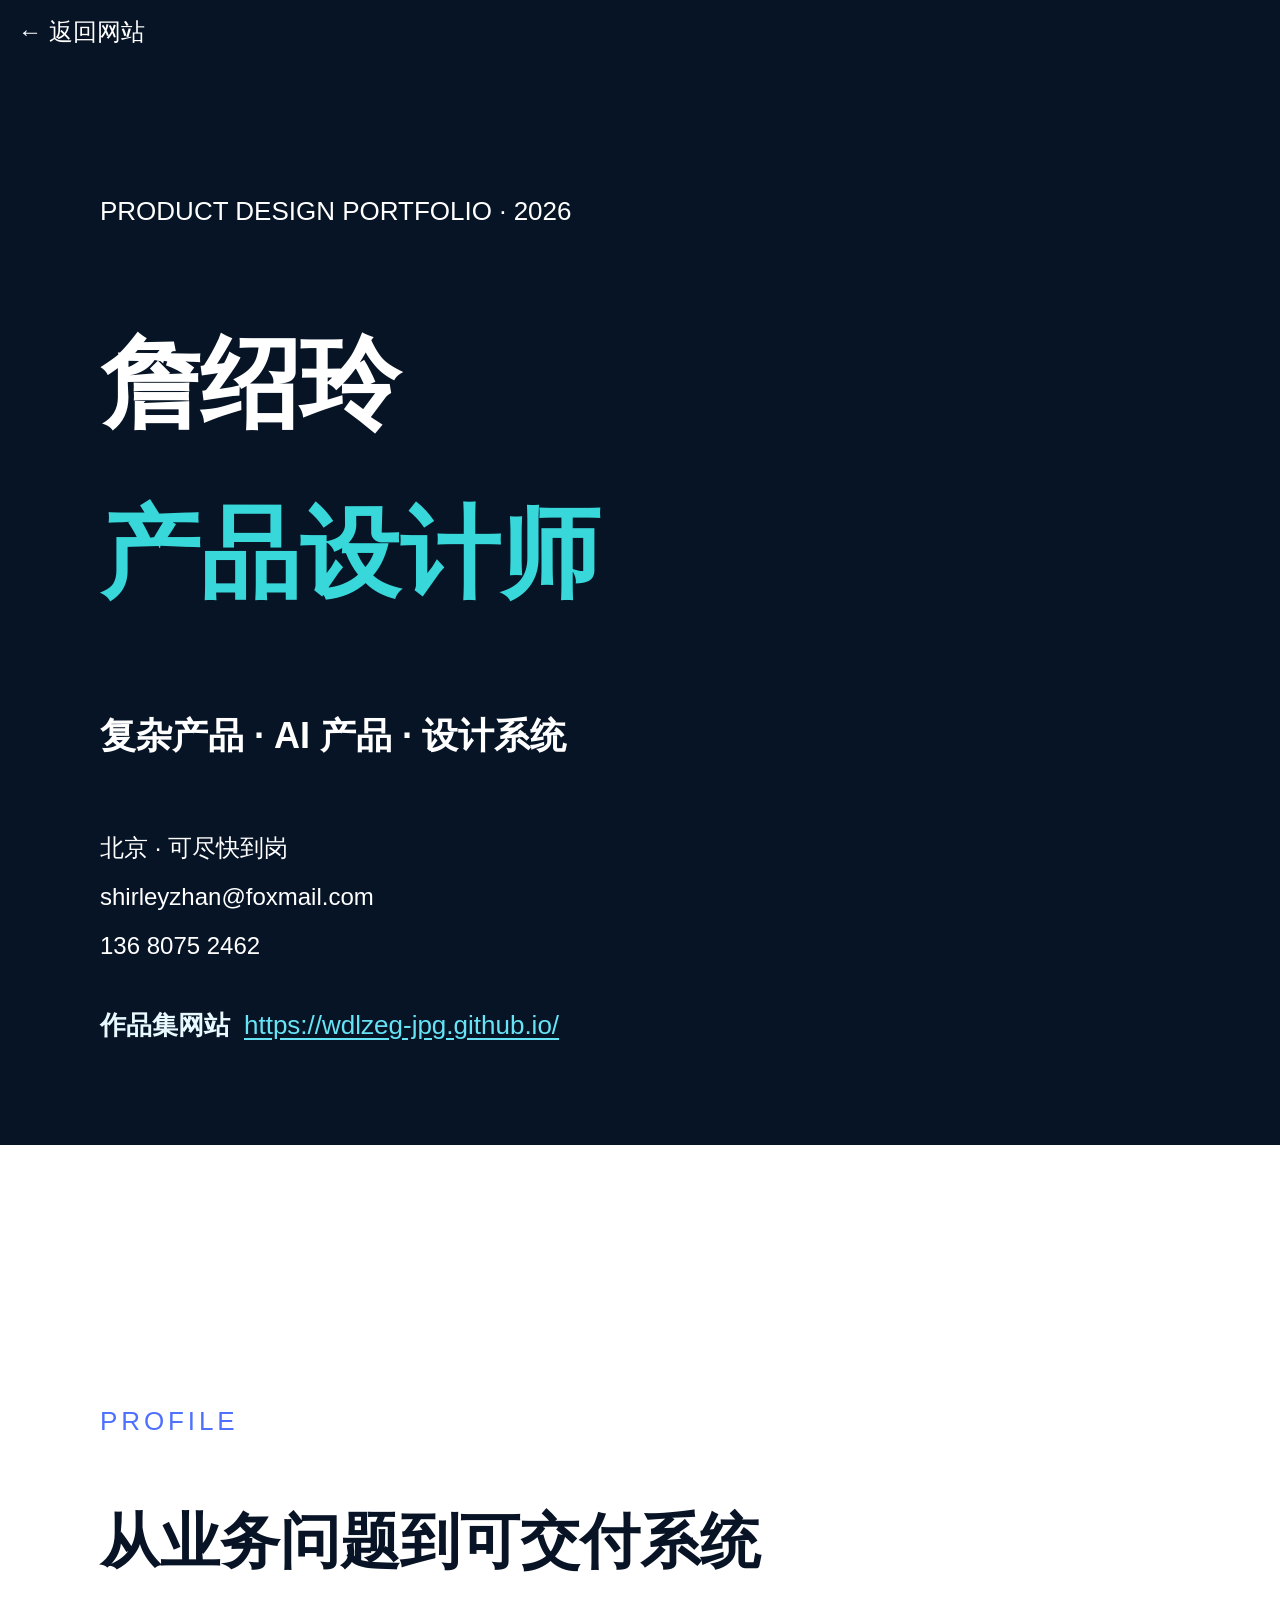
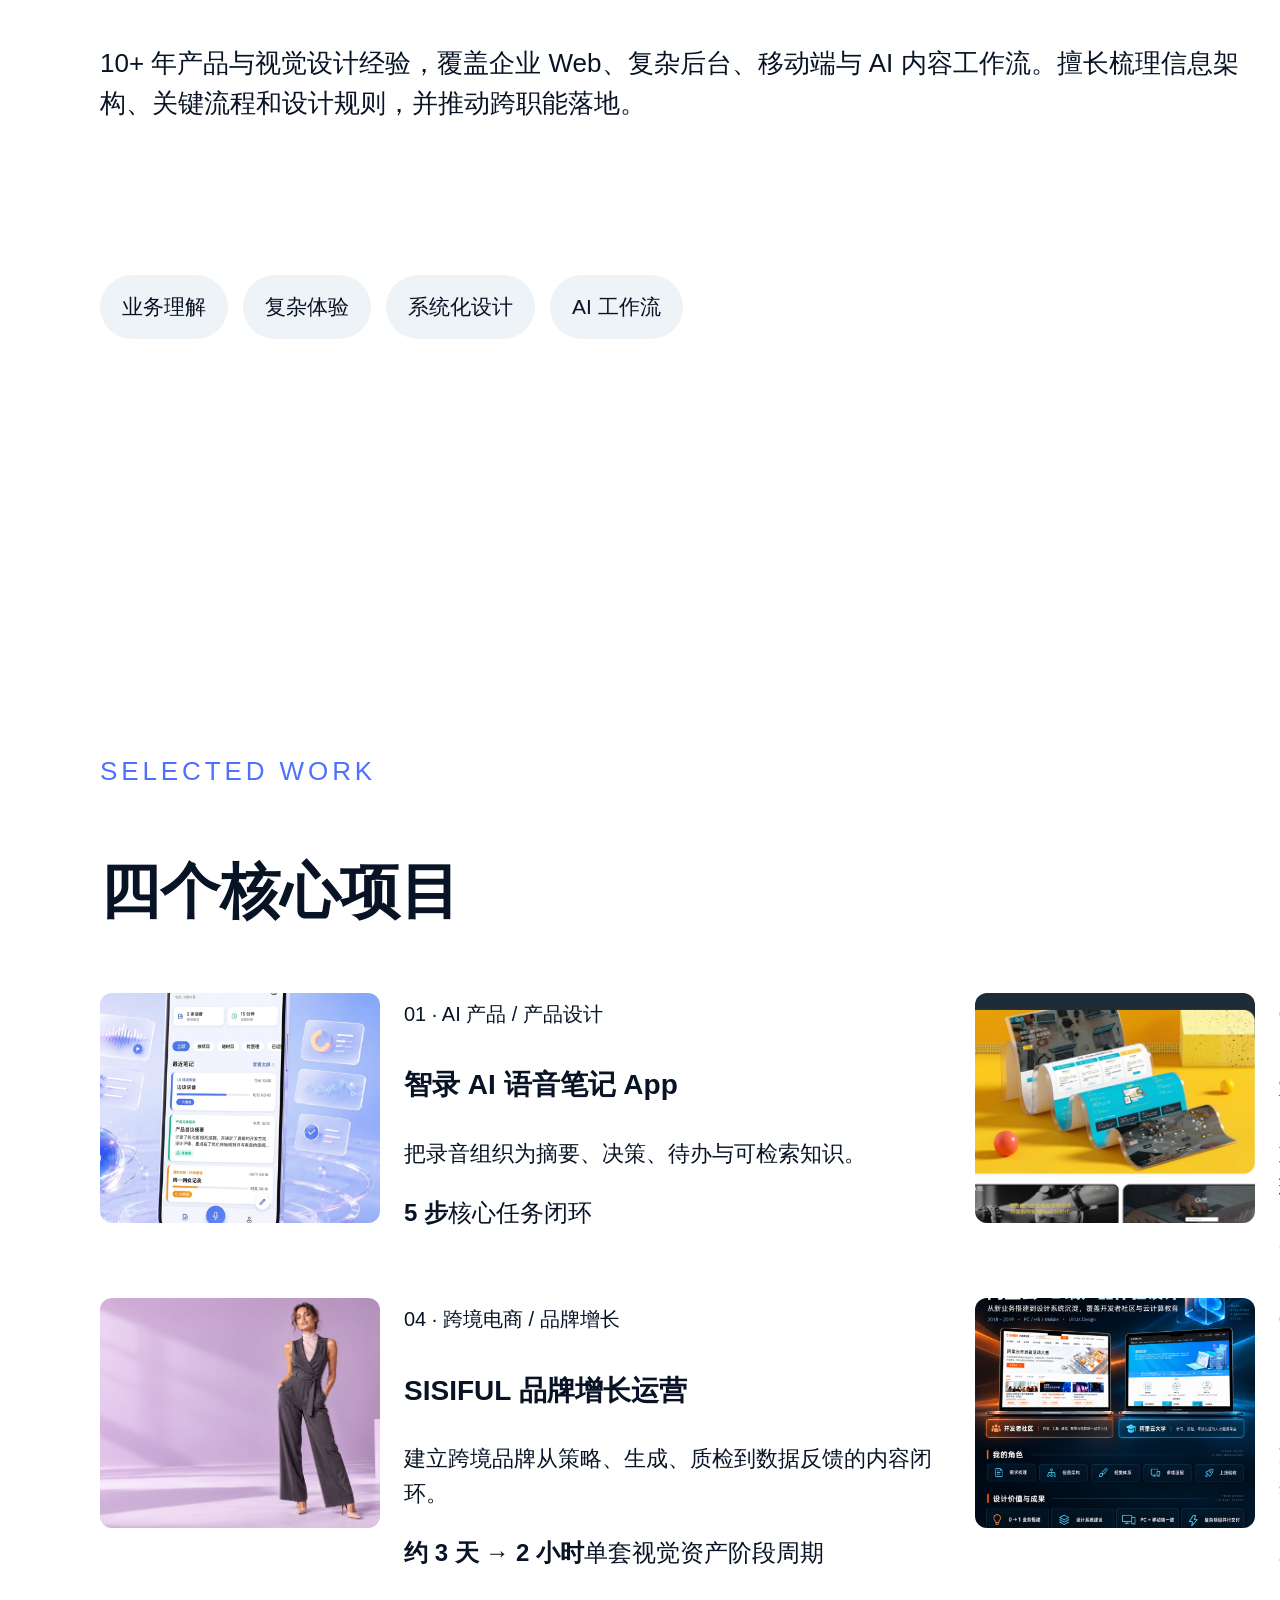
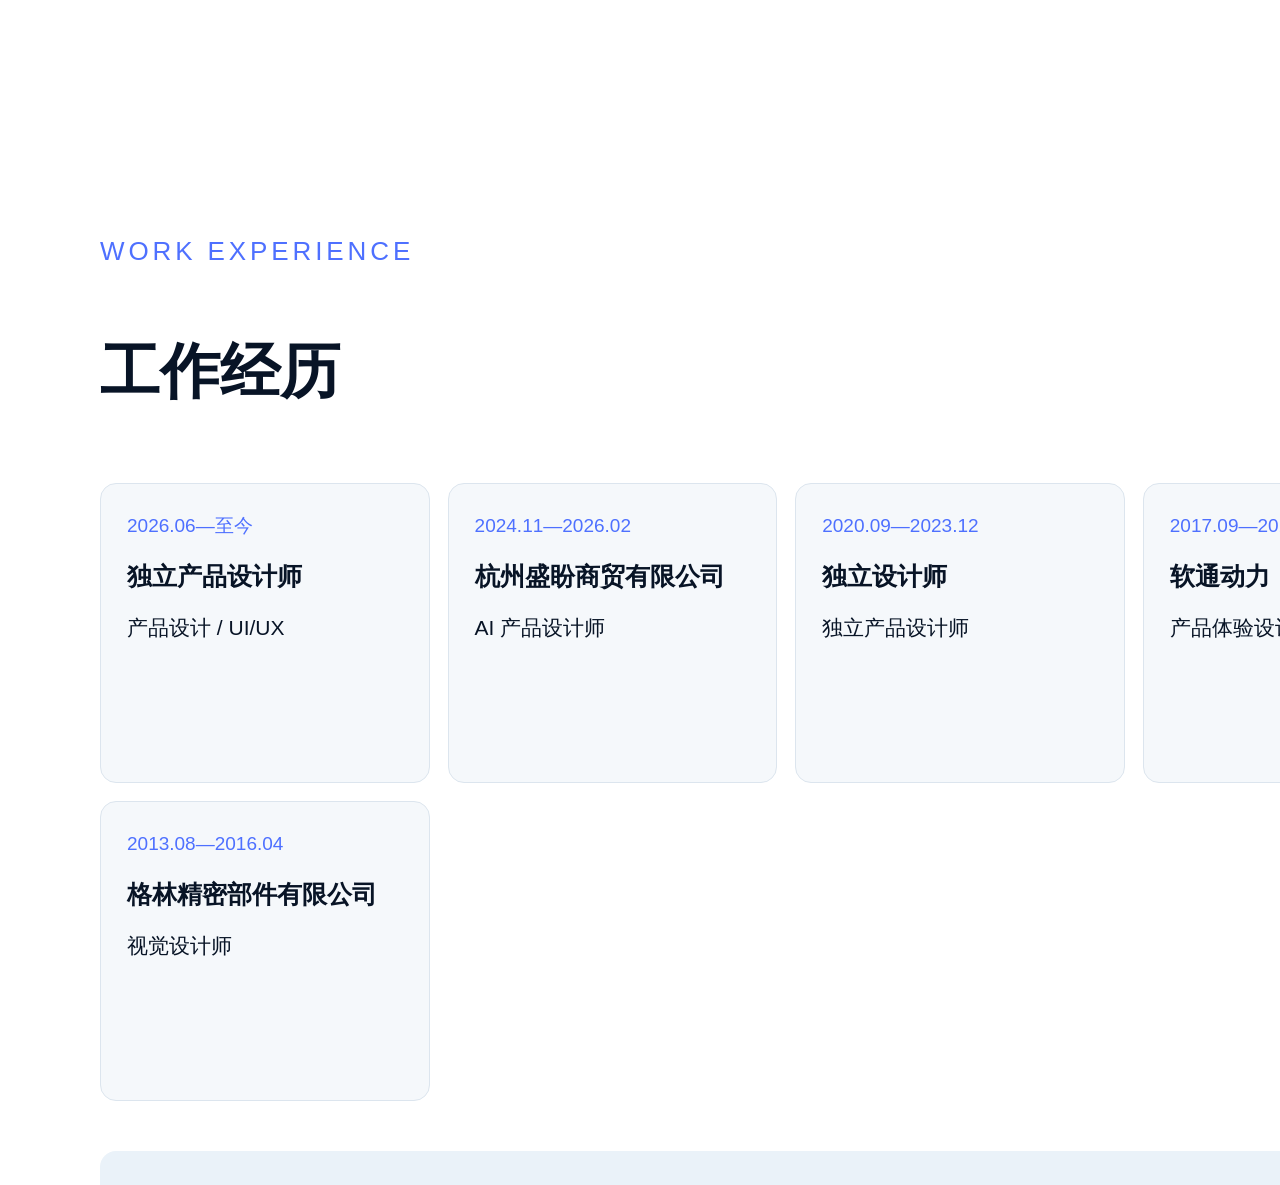
<file: print/index.html>
<!DOCTYPE html><html lang="zh-CN"><head><meta charSet="utf-8"/><meta name="viewport" content="width=device-width, initial-scale=1"/><link rel="preload" href="/profile-photo.jpg" as="image"/><link rel="preload" href="/portfolio-2026/p16-cover.webp" as="image"/><link rel="preload" href="/portfolio-2026/p21-cover.webp" as="image"/><link rel="preload" href="/portfolio-update/sisiful-hero.png" as="image"/><link rel="preload" href="/portfolio-2026/p04.webp" as="image"/><link rel="stylesheet" href="/_next/static/css/index.nYnv36sW.css" data-rsc-css-href="/_next/static/css/index.nYnv36sW.css" data-precedence="vite-rsc/importer-resources"/><link rel="modulepreload" fetchPriority="low" href="/_next/static/chunks/index-inEf9PXJ.js"/><script src="/_next/static/chunks/rolldown-runtime-C60lm6uB.js" type="module" async=""></script><script src="/_next/static/chunks/framework-BgSIrAUN.js" type="module" async=""></script><link rel="modulepreload" href="/_next/static/chunks/layout-segment-context-Q57O0tAm.js" crossorigin=""/><link rel="modulepreload" href="/_next/static/chunks/print-button-CJSZXKZ4.js" crossorigin=""/><title>詹绍玲｜产品设计作品集打印版</title><meta name="description" content="为招聘沟通和面试准备的精简产品设计作品集。"/><link rel="shortcut icon" href="/favicon.svg"/><link rel="icon" href="/favicon.svg"/><script>Object.assign(((self[Symbol.for("vinext.navigationRuntime")]??={bootstrap:{routeManifest:null},functions:{}}).bootstrap.rsc??={rsc:[]}),{params:{},nav:{"pathname":"/print","searchParams":[]}})</script><link rel="modulepreload" href="/_next/static/chunks/index-inEf9PXJ.js" />
</head><body><main class="print-page"><div class="print-toolbar"><a href="/">← 返回网站</a><button class="print-button" type="button">打印 / 保存为 PDF</button></div><header class="print-cover print-sheet"><div><p>PRODUCT DESIGN PORTFOLIO · 2026</p><h1>詹绍玲<br/><span>产品设计师</span></h1><h2>复杂产品 · AI 产品 · 设计系统</h2></div><div class="print-contact"><span>北京 · 可尽快到岗</span><a href="mailto:shirleyzhan@foxmail.com">shirleyzhan@foxmail.com</a><span>136 8075 2462</span><p class="cover-website"><span>作品集网站</span><a href="https://wdlzeg-jpg.github.io/" target="_blank" rel="noopener noreferrer">https://wdlzeg-jpg.github.io/</a></p></div></header><section class="print-sheet print-profile"><div><p class="print-label">PROFILE</p><h2>从业务问题到可交付系统</h2><p>10+ 年产品与视觉设计经验，覆盖企业 Web、复杂后台、移动端与 AI 内容工作流。擅长梳理信息架构、关键流程和设计规则，并推动跨职能落地。</p></div><img src="/profile-photo.jpg" alt="詹绍玲个人头像"/><div class="print-capabilities"><span>业务理解</span><span>复杂体验</span><span>系统化设计</span><span>AI 工作流</span></div></section><section class="print-sheet"><p class="print-label">SELECTED WORK</p><h2>四个核心项目</h2><div class="print-projects"><article><img src="/portfolio-2026/p16-cover.webp" alt="智录 AI 语音笔记 App 商业项目设计界面"/><div><small>01<!-- --> · <!-- -->AI 产品 / 产品设计</small><h3>智录 AI 语音笔记 App</h3><p>把录音组织为摘要、决策、待办与可检索知识。</p><strong>5 步</strong><span>核心任务闭环</span></div></article><article><img src="/portfolio-2026/p21-cover.webp" alt="规股金融 SaaS 官网与产品界面"/><div><small>02<!-- --> · <!-- -->金融 SaaS / 已上线</small><h3>规股金融 SaaS</h3><p>重组专业计算流程，覆盖官网获客、方案生成与后台管理。</p><strong>6 → 4</strong><span>股权计算关键步骤</span></div></article><article><img src="/portfolio-update/sisiful-hero.png" alt="SISIFUL 跨境电商品牌与 AI 内容增长"/><div><small>04<!-- --> · <!-- -->跨境电商 / 品牌增长</small><h3>SISIFUL 品牌增长运营</h3><p>建立跨境品牌从策略、生成、质检到数据反馈的内容闭环。</p><strong>约 3 天 → 2 小时</strong><span>单套视觉资产阶段周期</span></div></article><article><img src="/portfolio-2026/p04.webp" alt="阿里云开发者社区与阿里云大学项目"/><div><small>03<!-- --> · <!-- -->企业 Web / 已上线</small><h3>阿里云企业 Web</h3><p>覆盖开发者社区与阿里云大学，完成架构、规范和多端交付。</p><strong>2 条</strong><span>核心业务线</span></div></article></div></section><section class="print-sheet print-experience"><p class="print-label">WORK EXPERIENCE</p><h2>工作经历</h2><div><article><time>2026.06—至今</time><h3>独立产品设计师</h3><p>产品设计 / UI/UX</p></article><article><time>2024.11—2026.02</time><h3>杭州盛盼商贸有限公司</h3><p>AI 产品设计师</p></article><article><time>2020.09—2023.12</time><h3>独立设计师</h3><p>独立产品设计师</p></article><article><time>2017.09—2019.12</time><h3>软通动力（外派阿里云）</h3><p>产品体验设计师</p></article><article><time>2016.05—2017.07</time><h3>北京津桥国际教育集团</h3><p>UI 设计师</p></article><article><time>2013.08—2016.04</time><h3>格林精密部件有限公司</h3><p>视觉设计师</p></article></div><aside><b>目标岗位</b><span>产品设计师 / AI 产品设计 / UI/UX 设计</span><b>联系方式</b><a href="mailto:shirleyzhan@foxmail.com">shirleyzhan@foxmail.com</a></aside></section></main><script type="module" src="/_next/static/chunks/index-inEf9PXJ.js" id="_R_" async=""></script><script>((self[Symbol.for("vinext.navigationRuntime")]??={bootstrap:{routeManifest:null},functions:{}}).bootstrap.rsc??={rsc:[]}).rsc.push("2:I[\"de2e9d4301c1\",[],\"Children\",1]\n")</script><script>((self[Symbol.for("vinext.navigationRuntime")]??={bootstrap:{routeManifest:null},functions:{}}).bootstrap.rsc??={rsc:[]}).rsc.push("3:I[\"e6fa11587a15\",[],\"GlobalErrorBoundary\",1]\n")</script><script>((self[Symbol.for("vinext.navigationRuntime")]??={bootstrap:{routeManifest:null},functions:{}}).bootstrap.rsc??={rsc:[]}).rsc.push("4:I[\"2c63f4fe5a7a\",[],\"default\",1]\n")</script><script>((self[Symbol.for("vinext.navigationRuntime")]??={bootstrap:{routeManifest:null},functions:{}}).bootstrap.rsc??={rsc:[]}).rsc.push("5:I[\"e6fa11587a15\",[],\"ErrorBoundary\",1]\n")</script><script>((self[Symbol.for("vinext.navigationRuntime")]??={bootstrap:{routeManifest:null},functions:{}}).bootstrap.rsc??={rsc:[]}).rsc.push("6:I[\"ef9fc07896c4\",[],\"LayoutSegmentProvider\",1]\n")</script><script>((self[Symbol.for("vinext.navigationRuntime")]??={bootstrap:{routeManifest:null},functions:{}}).bootstrap.rsc??={rsc:[]}).rsc.push("7:I[\"de2e9d4301c1\",[],\"Slot\",1]\n")</script><script>((self[Symbol.for("vinext.navigationRuntime")]??={bootstrap:{routeManifest:null},functions:{}}).bootstrap.rsc??={rsc:[]}).rsc.push("8:I[\"bb23752f738e\",[],\"AppRouterScrollTarget\",1]\n")</script><script>((self[Symbol.for("vinext.navigationRuntime")]??={bootstrap:{routeManifest:null},functions:{}}).bootstrap.rsc??={rsc:[]}).rsc.push("9:I[\"e6fa11587a15\",[],\"RedirectBoundary\",1]\n")</script><script>((self[Symbol.for("vinext.navigationRuntime")]??={bootstrap:{routeManifest:null},functions:{}}).bootstrap.rsc??={rsc:[]}).rsc.push(":HL[\"/_next/static/css/index.nYnv36sW.css\",\"style\"     ]\n")</script><script>((self[Symbol.for("vinext.navigationRuntime")]??={bootstrap:{routeManifest:null},functions:{}}).bootstrap.rsc??={rsc:[]}).rsc.push("0:{\"__route\":\"route:/print\",\"__interceptionContext\":null,\"__layoutIds\":[\"layout:/\"],\"__rootLayout\":\"/\",\"__sourcePage\":\"/print/page\",\"page:/print\":\"$L1\",\"layout:/\":[[[[\"$\",\"link\",\"css:/_next/static/css/index.nYnv36sW.css\",{\"rel\":\"stylesheet\",\"precedence\":\"vite-rsc/importer-resources\",\"href\":\"/_next/static/css/index.nYnv36sW.css\",\"data-rsc-css-href\":\"/_next/static/css/index.nYnv36sW.css\"}],\"$undefined\"],[\"$\",\"html\",null,{\"lang\":\"zh-CN\",\"children\":[\"$\",\"body\",null,{\"children\":[\"$\",\"$L2\",null,{}]}]}]],null],\"route:/print\":[[[\"$\",\"meta\",null,{\"charSet\":\"utf-8\"}],[[\"$\",\"title\",\"0\",{\"children\":\"詹绍玲｜产品设计作品集打印版\"}],[\"$\",\"meta\",\"1\",{\"name\":\"description\",\"content\":\"为招聘沟通和面试准备的精简产品设计作品集。\"}],[\"$\",\"link\",\"2\",{\"rel\":\"shortcut icon\",\"href\":\"/favicon.svg\"}],[\"$\",\"link\",\"3\",{\"rel\":\"icon\",\"href\":\"/favicon.svg\"}]],[[\"$\",\"meta\",\"0\",{\"name\":\"viewport\",\"content\":\"width=device-width, initial-scale=1\"}]]],[\"$\",\"$L3\",null,{\"fallback\":\"$4\",\"children\":[\"$\",\"$L5\",null,{\"fallback\":\"$4\",\"children\":[\"$\",\"$L6\",null,{\"providerId\":\"layout:/\",\"segmentMap\":{\"children\":[\"print\"]},\"children\":[\"$\",\"$L7\",null,{\"id\":\"layout:/\",\"parallelSlots\":\"$undefined\",\"children\":[\"$\",\"$L8\",null,{\"children\":[\"$\",\"$L9\",null,{\"children\":[[\"$\",\"$L6\",null,{\"providerId\":\"page:/print\",\"segmentMap\":{\"children\":[\"__PAGE__\"]},\"children\":[\"$\",\"$L7\",null,{\"id\":\"page:/print\"}]}],null]}]}]}]}]}]}],null,null],\"__layoutFlags\":{\"layout:/\":\"s\"},\"__artifactCompatibility\":{\"schemaVersion\":1,\"graphVersion\":\"app-route-graph:d5a52164b71e76d8\",\"deploymentVersion\":\"c0a905db-fd1f-4c20-b97e-846e3ce0e160\",\"appElementsSchemaVersion\":1,\"rscPayloadSchemaVersion\":1,\"rootBoundaryId\":\"/\",\"renderEpoch\":null},\"__renderObservation\":{\"schemaVersion\":1,\"output\":{\"kind\":\"app-rsc\",\"mountedSlotsFingerprint\":null,\"renderEpoch\":null,\"rootBoundaryId\":\"/\",\"routeId\":\"route:/print\"},\"completeness\":\"partial\",\"boundaryOutcome\":{\"kind\":\"unknown\"},\"requestApis\":[{\"kind\":\"connection\",\"status\":\"unknown\"},{\"kind\":\"cookies\",\"status\":\"unknown\"},{\"kind\":\"draftMode\",\"status\":\"unknown\"},{\"kind\":\"headers\",\"status\":\"unknown\"},{\"kind\":\"params\",\"status\":\"unknown\"},{\"kind\":\"searchParams\",\"status\":\"unknown\"}],\"dynamicFetches\":[],\"cacheTags\":[\"/print\",\"_N_T_/layout\",\"_N_T_/print\",\"_N_T_/print/layout\",\"_N_T_/print/page\"],\"pathTags\":[\"/print\"],\"cacheability\":\"unknown\",\"downgrade\":{\"target\":\"freshRender\",\"reasons\":[{\"code\":\"CP_DOWNGRADE_CACHEABILITY_UNKNOWN\",\"target\":\"freshRender\"},{\"code\":\"CP_DOWNGRADE_INCOMPLETE_OBSERVATION\",\"completeness\":\"partial\",\"target\":\"freshRender\"},{\"code\":\"CP_DOWNGRADE_UNKNOWN_REQUEST_API\",\"requestApi\":\"connection\",\"target\":\"freshRender\"},{\"code\":\"CP_DOWNGRADE_UNKNOWN_REQUEST_API\",\"requestApi\":\"cookies\",\"target\":\"freshRender\"},{\"code\":\"CP_DOWNGRADE_UNKNOWN_REQUEST_API\",\"requestApi\":\"draftMode\",\"target\":\"freshRender\"},{\"code\":\"CP_DOWNGRADE_UNKNOWN_REQUEST_API\",\"requestApi\":\"headers\",\"target\":\"freshRender\"},{\"code\":\"CP_DOWNGRADE_UNKNOWN_REQUEST_API\",\"requestApi\":\"params\",\"target\":\"freshRender\"},{\"code\":\"CP_DOWNGRADE_UNKNOWN_REQUEST_API\",\"requestApi\":\"searchParams\",\"target\":\"freshRender\"}],\"fallback\":{\"kind\":\"breakerFallback\",\"code\":\"CP_PRIVATE_DYNAMIC_DOWNGRADE\",\"mode\":\"renderFresh\",\"scope\":\"affectedOutput\",\"fields\":{\"reasonCodes\":[\"CP_DOWNGRADE_CACHEABILITY_UNKNOWN\",\"CP_DOWNGRADE_INCOMPLETE_OBSERVATION\",\"CP_DOWNGRADE_UNKNOWN_REQUEST_API\",\"CP_DOWNGRADE_UNKNOWN_REQUEST_API\",\"CP_DOWNGRADE_UNKNOWN_REQUEST_API\",\"CP_DOWNGRADE_UNKNOWN_REQUEST_API\",\"CP_DOWNGRADE_UNKNOWN_REQUEST_API\",\"CP_DOWNGRADE_UNKNOWN_REQUEST_API\"],\"target\":\"freshRender\"}},\"isPublicCacheCandidate\":false}}}\n")</script><script>((self[Symbol.for("vinext.navigationRuntime")]??={bootstrap:{routeManifest:null},functions:{}}).bootstrap.rsc??={rsc:[]}).rsc.push("a:I[\"5b88d382f01f\",[],\"PrintButton\",1]\n")</script><script>((self[Symbol.for("vinext.navigationRuntime")]??={bootstrap:{routeManifest:null},functions:{}}).bootstrap.rsc??={rsc:[]}).rsc.push(":HL[\"/profile-photo.jpg\",\"image\"]\n")</script><script>((self[Symbol.for("vinext.navigationRuntime")]??={bootstrap:{routeManifest:null},functions:{}}).bootstrap.rsc??={rsc:[]}).rsc.push(":HL[\"/portfolio-2026/p16-cover.webp\",\"image\"]\n")</script><script>((self[Symbol.for("vinext.navigationRuntime")]??={bootstrap:{routeManifest:null},functions:{}}).bootstrap.rsc??={rsc:[]}).rsc.push(":HL[\"/portfolio-2026/p21-cover.webp\",\"image\"]\n")</script><script>((self[Symbol.for("vinext.navigationRuntime")]??={bootstrap:{routeManifest:null},functions:{}}).bootstrap.rsc??={rsc:[]}).rsc.push(":HL[\"/portfolio-update/sisiful-hero.png\",\"image\"]\n")</script><script>((self[Symbol.for("vinext.navigationRuntime")]??={bootstrap:{routeManifest:null},functions:{}}).bootstrap.rsc??={rsc:[]}).rsc.push(":HL[\"/portfolio-2026/p04.webp\",\"image\"]\n")</script><script>((self[Symbol.for("vinext.navigationRuntime")]??={bootstrap:{routeManifest:null},functions:{}}).bootstrap.rsc??={rsc:[]}).rsc.push("1:[\"$\",\"main\",null,{\"className\":\"print-page\",\"children\":[[\"$\",\"div\",null,{\"className\":\"print-toolbar\",\"children\":[[\"$\",\"a\",null,{\"href\":\"/\",\"children\":\"← 返回网站\"}],[\"$\",\"$La\",null,{}]]}],[\"$\",\"header\",null,{\"className\":\"print-cover print-sheet\",\"children\":[[\"$\",\"div\",null,{\"children\":[[\"$\",\"p\",null,{\"children\":\"PRODUCT DESIGN PORTFOLIO · 2026\"}],[\"$\",\"h1\",null,{\"children\":[\"詹绍玲\",[\"$\",\"br\",null,{}],[\"$\",\"span\",null,{\"children\":\"产品设计师\"}]]}],[\"$\",\"h2\",null,{\"children\":\"复杂产品 · AI 产品 · 设计系统\"}]]}],[\"$\",\"div\",null,{\"className\":\"print-contact\",\"children\":[[\"$\",\"span\",null,{\"children\":\"北京 · 可尽快到岗\"}],[\"$\",\"a\",null,{\"href\":\"mailto:shirleyzhan@foxmail.com\",\"children\":\"shirleyzhan@foxmail.com\"}],[\"$\",\"span\",null,{\"children\":\"136 8075 2462\"}],[\"$\",\"p\",null,{\"className\":\"cover-website\",\"children\":[[\"$\",\"span\",null,{\"children\":\"作品集网站\"}],[\"$\",\"a\",null,{\"href\":\"https://wdlzeg-jpg.github.io/\",\"target\":\"_blank\",\"rel\":\"noopener noreferrer\",\"children\":\"https://wdlzeg-jpg.github.io/\"}]]}]]}]]}],[\"$\",\"section\",null,{\"className\":\"print-sheet print-profile\",\"children\":[[\"$\",\"div\",null,{\"children\":[[\"$\",\"p\",null,{\"className\":\"print-label\",\"children\":\"PROFILE\"}],[\"$\",\"h2\",null,{\"children\":\"从业务问题到可交付系统\"}],[\"$\",\"p\",null,{\"children\":\"10+ 年产品与视觉设计经验，覆盖企业 Web、复杂后台、移动端与 AI 内容工作流。擅长梳理信息架构、关键流程和设计规则，并推动跨职能落地。\"}]]}],[\"$\",\"img\",null,{\"src\":\"/profile-photo.jpg\",\"alt\":\"詹绍玲个人头像\"}],[\"$\",\"div\",null,{\"className\":\"print-capabilities\",\"children\":[[\"$\",\"span\",null,{\"children\":\"业务理解\"}],[\"$\",\"span\",null,{\"children\":\"复杂体验\"}],[\"$\",\"span\",null,{\"children\":\"系统化设计\"}],[\"$\",\"span\",null,{\"children\":\"AI 工作流\"}]]}]]}],[\"$\",\"section\",null,{\"className\":\"print-sheet\",\"children\":[[\"$\",\"p\",null,{\"className\":\"print-label\",\"children\":\"SELECTED WORK\"}],[\"$\",\"h2\",null,{\"children\":\"四个核心项目\"}],[\"$\",\"div\",null,{\"className\":\"print-projects\",\"children\":[[\"$\",\"article\",\"ai-voice-notes\",{\"children\":[[\"$\",\"img\",null,{\"src\":\"/portfolio-2026/p16-cover.webp\",\"alt\":\"智录 AI 语音笔记 App 商业项目设计界面\"}],[\"$\",\"div\",null,{\"children\":[[\"$\",\"small\",null,{\"children\":[\"01\",\" · \",\"AI 产品 / 产品设计\"]}],[\"$\",\"h3\",null,{\"children\":\"智录 AI 语音笔记 App\"}],[\"$\",\"p\",null,{\"children\":\"把录音组织为摘要、决策、待办与可检索知识。\"}],[\"$\",\"strong\",null,{\"children\":\"5 步\"}],[\"$\",\"span\",null,{\"children\":\"核心任务闭环\"}]]}]]}],[\"$\",\"article\",\"equity-saas\",{\"children\":[[\"$\",\"img\",null,{\"src\":\"/portfolio-2026/p21-cover.webp\",\"alt\":\"规股金融 SaaS 官网与产品界面\"}],[\"$\",\"div\",null,{\"children\":[[\"$\",\"small\",null,{\"children\":[\"02\",\" · \",\"金融 SaaS / 已上线\"]}],[\"$\",\"h3\",null,{\"children\":\"规股金融 SaaS\"}],[\"$\",\"p\",null,{\"children\":\"重组专业计算流程，覆盖官网获客、方案生成与后台管理。\"}],[\"$\",\"strong\",null,{\"children\":\"6 → 4\"}],[\"$\",\"span\",null,{\"children\":\"股权计算关键步骤\"}]]}]]}],[\"$\",\"article\",\"sisiful\",{\"children\":[[\"$\",\"img\",null,{\"src\":\"/portfolio-update/sisiful-hero.png\",\"alt\":\"SISIFUL 跨境电商品牌与 AI 内容增长\"}],[\"$\",\"div\",null,{\"children\":[[\"$\",\"small\",null,{\"children\":[\"04\",\" · \",\"跨境电商 / 品牌增长\"]}],[\"$\",\"h3\",null,{\"children\":\"SISIFUL 品牌增长运营\"}],[\"$\",\"p\",null,{\"children\":\"建立跨境品牌从策略、生成、质检到数据反馈的内容闭环。\"}],[\"$\",\"strong\",null,{\"children\":\"约 3 天 → 2 小时\"}],[\"$\",\"span\",null,{\"children\":\"单套视觉资产阶段周期\"}]]}]]}],[\"$\",\"article\",\"alibaba-cloud\",{\"children\":[[\"$\",\"img\",null,{\"src\":\"/portfolio-2026/p04.webp\",\"alt\":\"阿里云开发者社区与阿里云大学项目\"}],[\"$\",\"div\",null,{\"children\":[[\"$\",\"small\",null,{\"children\":[\"03\",\" · \",\"企业 Web / 已上线\"]}],[\"$\",\"h3\",null,{\"children\":\"阿里云企业 Web\"}],[\"$\",\"p\",null,{\"children\":\"覆盖开发者社区与阿里云大学，完成架构、规范和多端交付。\"}],[\"$\",\"strong\",null,{\"children\":\"2 条\"}],[\"$\",\"span\",null,{\"children\":\"核心业务线\"}]]}]]}]]}]]}],[\"$\",\"section\",null,{\"className\":\"print-sheet print-experience\",\"children\":[[\"$\",\"p\",null,{\"className\":\"print-label\",\"children\":\"WORK EXPERIENCE\"}],[\"$\",\"h2\",null,{\"children\":\"工作经历\"}],[\"$\",\"div\",null,{\"children\":[[\"$\",\"article\",\"2026.06—至今\",{\"children\":[[\"$\",\"time\",null,{\"children\":\"2026.06—至今\"}],[\"$\",\"h3\",null,{\"children\":\"独立产品设计师\"}],[\"$\",\"p\",null,{\"children\":\"产品设计 / UI/UX\"}]]}],[\"$\",\"article\",\"2024.11—2026.02\",{\"children\":[[\"$\",\"time\",null,{\"children\":\"2024.11—2026.02\"}],[\"$\",\"h3\",null,{\"children\":\"杭州盛盼商贸有限公司\"}],[\"$\",\"p\",null,{\"children\":\"AI 产品设计师\"}]]}],[\"$\",\"article\",\"2020.09—2023.12\",{\"children\":[[\"$\",\"time\",null,{\"children\":\"2020.09—2023.12\"}],[\"$\",\"h3\",null,{\"children\":\"独立设计师\"}],[\"$\",\"p\",null,{\"children\":\"独立产品设计师\"}]]}],[\"$\",\"article\",\"2017.09—2019.12\",{\"children\":[[\"$\",\"time\",null,{\"children\":\"2017.09—2019.12\"}],[\"$\",\"h3\",null,{\"children\":\"软通动力（外派阿里云）\"}],[\"$\",\"p\",null,{\"children\":\"产品体验设计师\"}]]}],[\"$\",\"article\",\"2016.05—2017.07\",{\"children\":[[\"$\",\"time\",null,{\"children\":\"2016.05—2017.07\"}],[\"$\",\"h3\",null,{\"children\":\"北京津桥国际教育集团\"}],[\"$\",\"p\",null,{\"children\":\"UI 设计师\"}]]}],[\"$\",\"article\",\"2013.08—2016.04\",{\"children\":[[\"$\",\"time\",null,{\"children\":\"2013.08—2016.04\"}],[\"$\",\"h3\",null,{\"children\":\"格林精密部件有限公司\"}],[\"$\",\"p\",null,{\"children\":\"视觉设计师\"}]]}]]}],[\"$\",\"aside\",null,{\"children\":[[\"$\",\"b\",null,{\"children\":\"目标岗位\"}],[\"$\",\"span\",null,{\"children\":\"产品设计师 / AI 产品设计 / UI/UX 设计\"}],[\"$\",\"b\",null,{\"children\":\"联系方式\"}],[\"$\",\"a\",null,{\"href\":\"mailto:shirleyzhan@foxmail.com\",\"children\":\"shirleyzhan@foxmail.com\"}]]}]]}]]}]\n")</script><script>Object.assign(((self[Symbol.for("vinext.navigationRuntime")]??={bootstrap:{routeManifest:null},functions:{}}).bootstrap.rsc??={rsc:[]}),{"initialCacheKind":"static"});((self[Symbol.for("vinext.navigationRuntime")]??={bootstrap:{routeManifest:null},functions:{}}).bootstrap.rsc??={rsc:[]}).done=true</script></body></html>
</file>
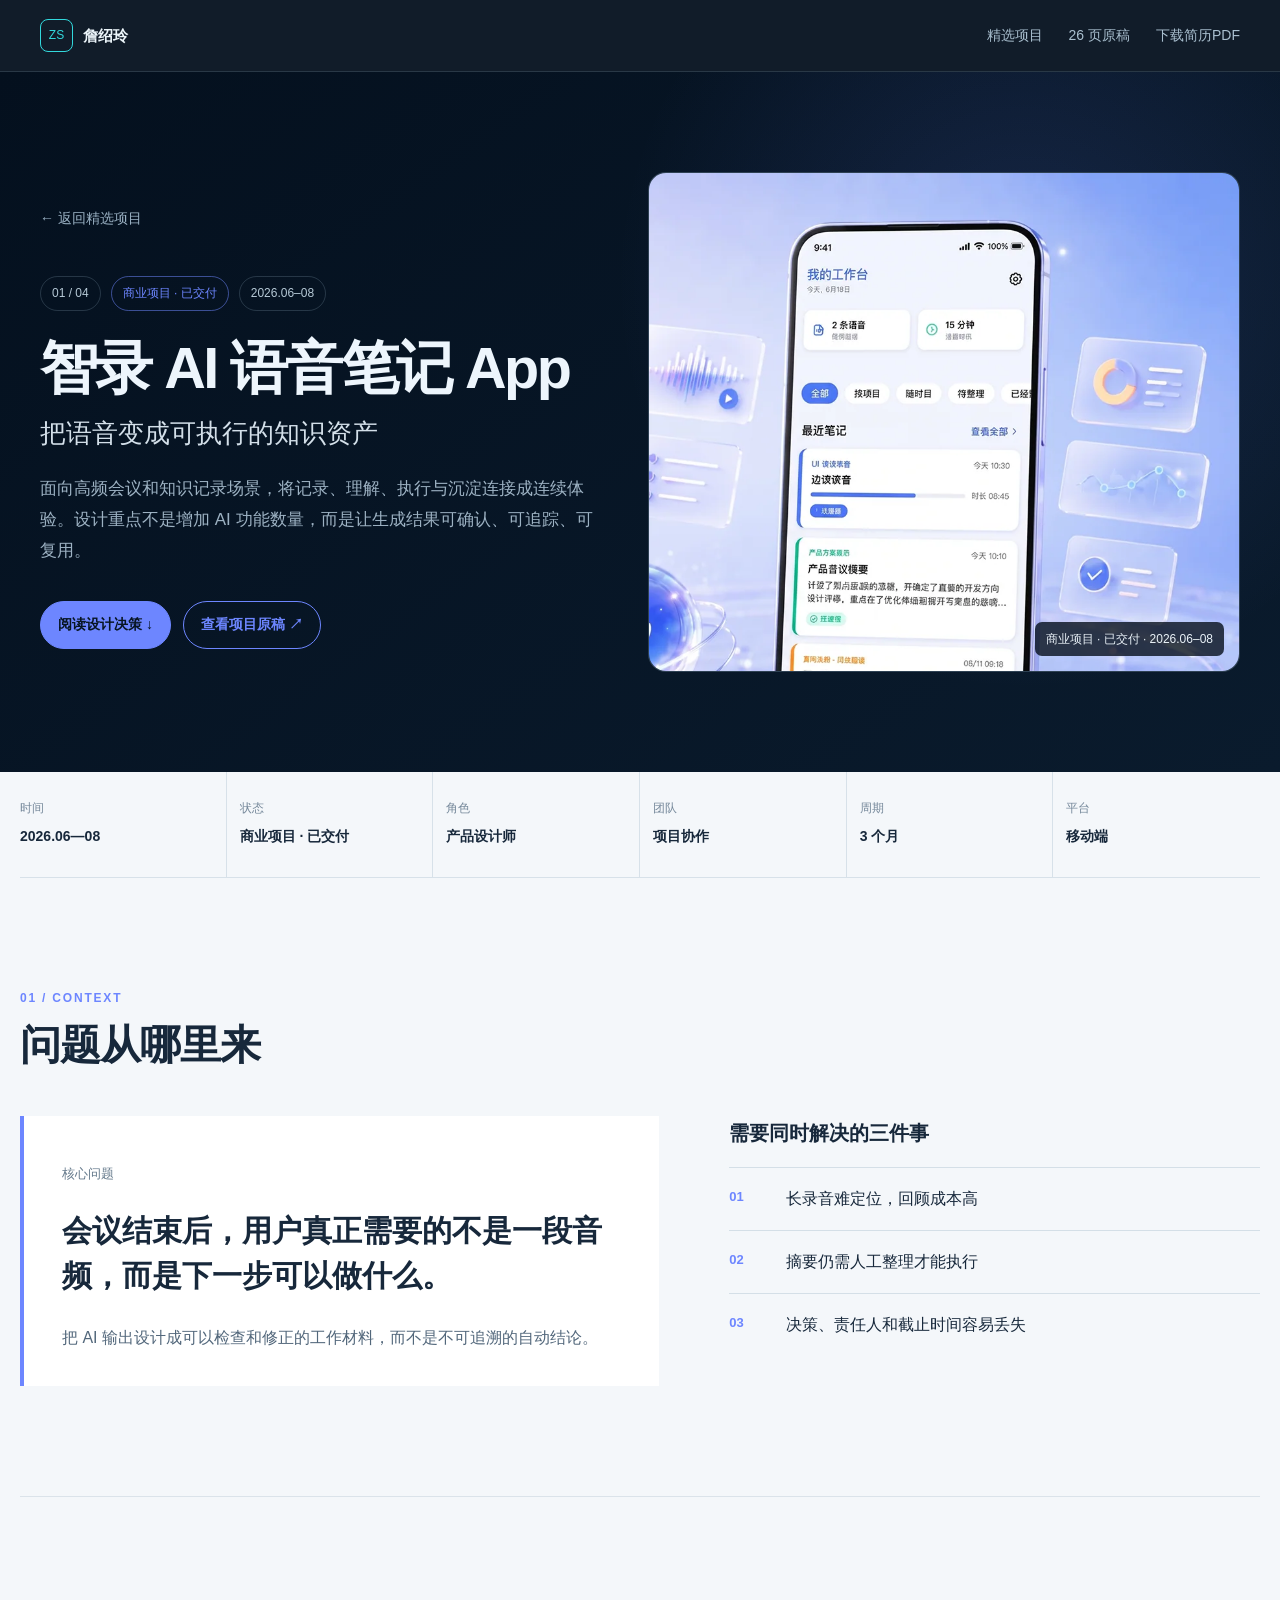
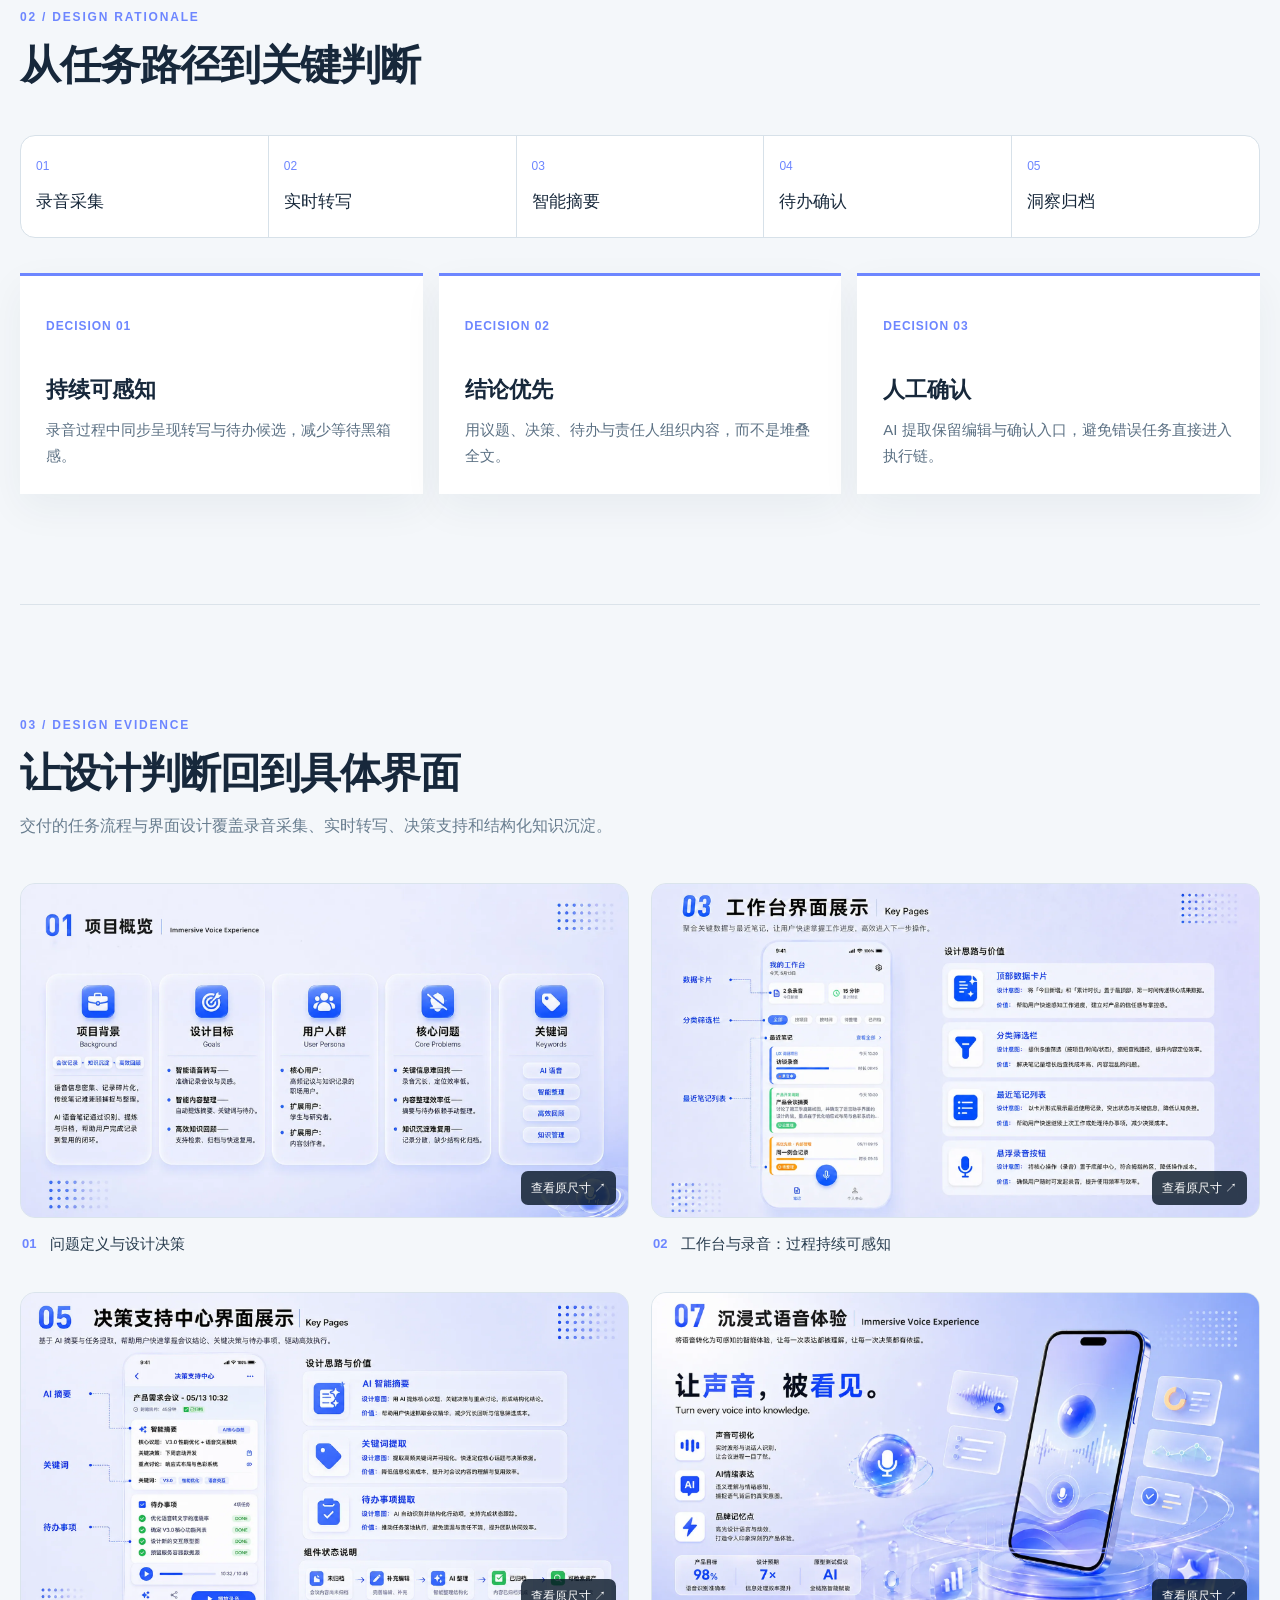
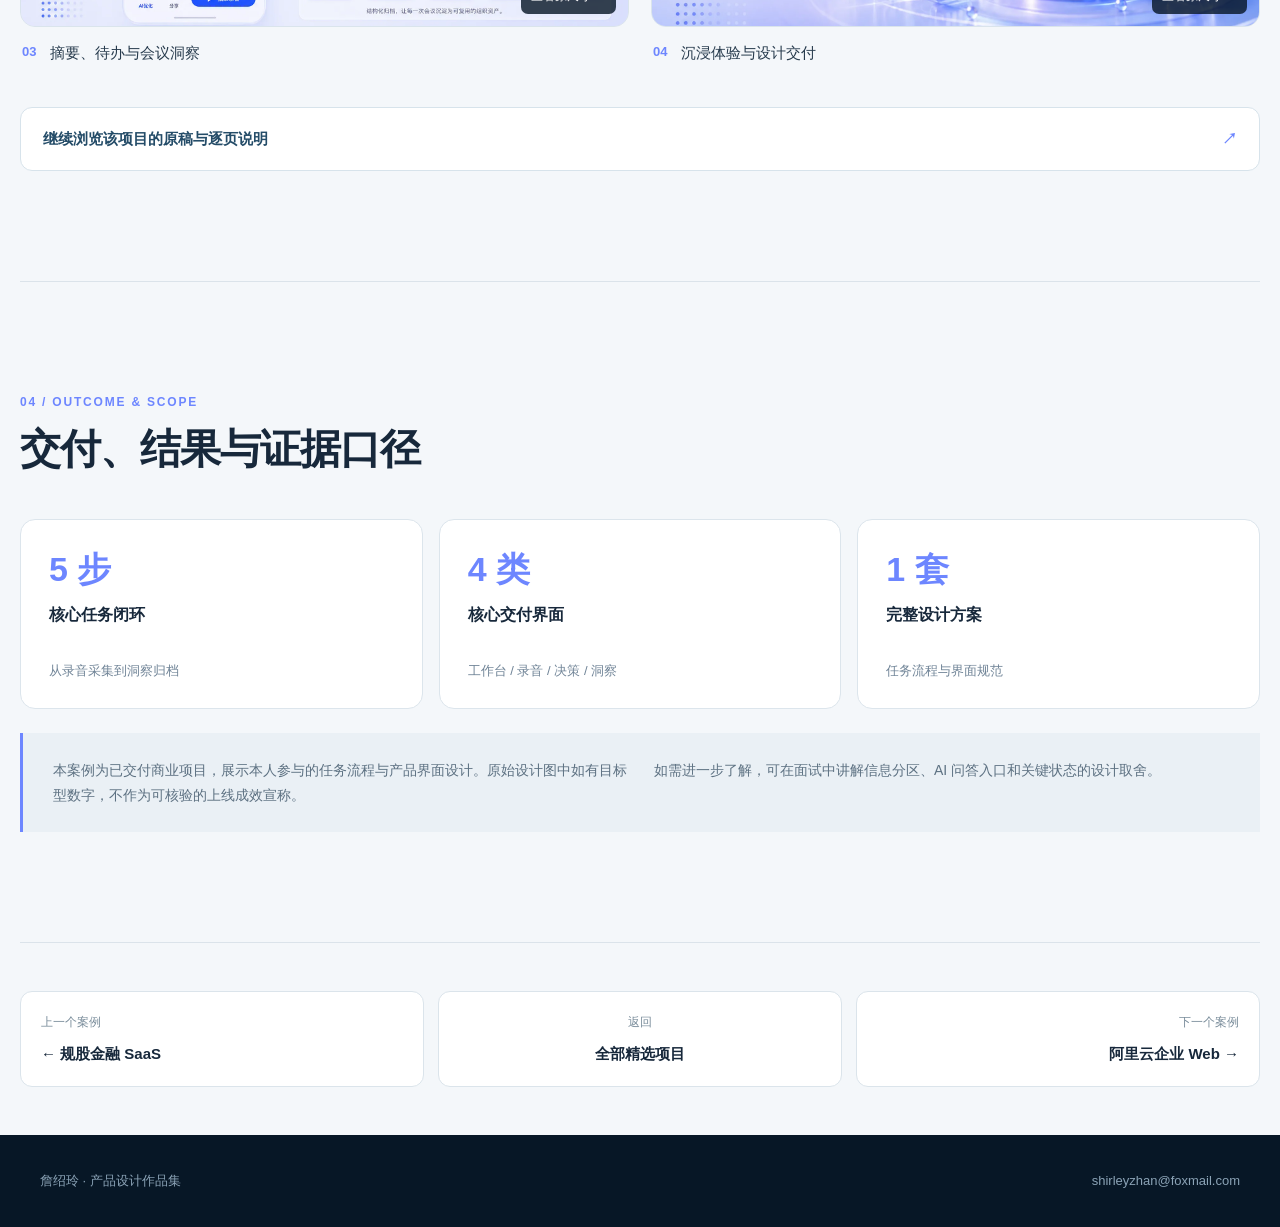
<file: work/ai-voice-notes/index.html>
<!DOCTYPE html><html lang="zh-CN"><head><meta charSet="utf-8"/><meta name="viewport" content="width=device-width, initial-scale=1"/><link rel="preload" href="/portfolio-2026/p16-cover.webp" as="image"/><link rel="stylesheet" href="/_next/static/css/index.nYnv36sW.css" data-rsc-css-href="/_next/static/css/index.nYnv36sW.css" data-precedence="vite-rsc/importer-resources"/><link rel="modulepreload" fetchPriority="low" href="/_next/static/chunks/index-inEf9PXJ.js"/><script src="/_next/static/chunks/rolldown-runtime-C60lm6uB.js" type="module" async=""></script><script src="/_next/static/chunks/framework-BgSIrAUN.js" type="module" async=""></script><link rel="modulepreload" href="/_next/static/chunks/layout-segment-context-Q57O0tAm.js" crossorigin=""/><title>智录 AI 语音笔记 App｜詹绍玲产品设计作品集</title><meta name="description" content="把录音组织为摘要、决策、待办与可检索知识。"/><link rel="shortcut icon" href="/favicon.svg"/><link rel="icon" href="/favicon.svg"/><script>Object.assign(((self[Symbol.for("vinext.navigationRuntime")]??={bootstrap:{routeManifest:null},functions:{}}).bootstrap.rsc??={rsc:[]}),{params:{},nav:{"pathname":"/work/ai-voice-notes","searchParams":[]}})</script><link rel="modulepreload" href="/_next/static/chunks/index-inEf9PXJ.js" />
</head><body><main class="case-page accent-voice"><header class="case-nav"><a class="case-brand" href="/"><span>ZS</span><b>詹绍玲</b></a><nav aria-label="案例导航"><a href="/#work">精选项目</a><a href="/archive">26 页原稿</a><a href="/downloads/詹绍玲简历-产品设计师-13680752462.pdf" download="">下载简历PDF</a></nav></header><section class="case-hero"><div class="case-hero-copy"><a class="case-back" href="/#work">← 返回精选项目</a><div class="case-status"><span>01<!-- --> / 04</span><span>商业项目 · 已交付</span><span>2026.06–08</span></div><h1>智录 AI 语音笔记 App</h1><p class="case-hero-subtitle">把语音变成可执行的知识资产</p><p class="case-hero-context">面向高频会议和知识记录场景，将记录、理解、执行与沉淀连接成连续体验。设计重点不是增加 AI 功能数量，而是让生成结果可确认、可追踪、可复用。</p><div class="case-hero-actions"><a href="#case-decisions">阅读设计决策 ↓</a><a href="/archive#zhilu">查看项目原稿 ↗</a></div></div><figure class="case-hero-art"><img src="/portfolio-2026/p16-cover.webp" alt="智录 AI 语音笔记 App 商业项目设计界面"/><figcaption>商业项目 · 已交付<!-- --> · <!-- -->2026.06–08</figcaption></figure></section><section class="case-meta" aria-label="项目关键信息"><div><span>时间</span><b>2026.06—08</b></div><div><span>状态</span><b>商业项目 · 已交付</b></div><div><span>角色</span><b>产品设计师</b></div><div><span>团队</span><b>项目协作</b></div><div><span>周期</span><b>3 个月</b></div><div><span>平台</span><b>移动端</b></div></section><section class="case-section case-problem"><div class="case-section-heading"><p>01 / CONTEXT</p><h2>问题从哪里来</h2></div><div class="case-problem-grid"><div class="case-question"><span>核心问题</span><blockquote>会议结束后，用户真正需要的不是一段音频，而是下一步可以做什么。</blockquote><p>把 AI 输出设计成可以检查和修正的工作材料，而不是不可追溯的自动结论。</p></div><div class="case-challenges"><h3>需要同时解决的三件事</h3><div><span>01</span><p>长录音难定位，回顾成本高</p></div><div><span>02</span><p>摘要仍需人工整理才能执行</p></div><div><span>03</span><p>决策、责任人和截止时间容易丢失</p></div></div></div></section><section class="case-section case-task-section" id="case-decisions"><div class="case-section-heading"><p>02 / DESIGN RATIONALE</p><h2>从任务路径到关键判断</h2></div><ol class="case-task-flow"><li><span>01</span><b>录音采集</b></li><li><span>02</span><b>实时转写</b></li><li><span>03</span><b>智能摘要</b></li><li><span>04</span><b>待办确认</b></li><li><span>05</span><b>洞察归档</b></li></ol><div class="case-decision-grid"><article><span>DECISION <!-- -->01</span><h3>持续可感知</h3><p>录音过程中同步呈现转写与待办候选，减少等待黑箱感。</p></article><article><span>DECISION <!-- -->02</span><h3>结论优先</h3><p>用议题、决策、待办与责任人组织内容，而不是堆叠全文。</p></article><article><span>DECISION <!-- -->03</span><h3>人工确认</h3><p>AI 提取保留编辑与确认入口，避免错误任务直接进入执行链。</p></article></div></section><section class="case-section case-evidence" id="case-evidence"><div class="case-section-heading"><p>03 / DESIGN EVIDENCE</p><h2>让设计判断回到具体界面</h2><span>交付的任务流程与界面设计覆盖录音采集、实时转写、决策支持和结构化知识沉淀。</span></div><div class="case-evidence-grid"><figure class="case-evidence-item"><a href="/portfolio-2026/p17.webp" target="_blank" rel="noreferrer" aria-label="查看问题定义与设计决策原尺寸"><img src="/portfolio-2026/p17.webp" alt="智录问题定义和 AI 解决方案" loading="lazy" style="object-position:top"/><span>查看原尺寸 ↗</span></a><figcaption><b>01</b>问题定义与设计决策</figcaption></figure><figure class="case-evidence-item"><a href="/portfolio-2026/p18.webp" target="_blank" rel="noreferrer" aria-label="查看工作台与录音：过程持续可感知原尺寸"><img src="/portfolio-2026/p18.webp" alt="智录工作台和录音界面" loading="lazy" style="object-position:top"/><span>查看原尺寸 ↗</span></a><figcaption><b>02</b>工作台与录音：过程持续可感知</figcaption></figure><figure class="case-evidence-item"><a href="/portfolio-2026/p19.webp" target="_blank" rel="noreferrer" aria-label="查看摘要、待办与会议洞察原尺寸"><img src="/portfolio-2026/p19.webp" alt="智录决策支持和洞察界面" loading="lazy" style="object-position:top"/><span>查看原尺寸 ↗</span></a><figcaption><b>03</b>摘要、待办与会议洞察</figcaption></figure><figure class="case-evidence-item"><a href="/portfolio-2026/p20.webp" target="_blank" rel="noreferrer" aria-label="查看沉浸体验与设计交付原尺寸"><img src="/portfolio-2026/p20.webp" alt="智录沉浸式语音体验与项目总结" loading="lazy" style="object-position:top"/><span>查看原尺寸 ↗</span></a><figcaption><b>04</b>沉浸体验与设计交付</figcaption></figure></div><a class="case-archive-link" href="/archive#zhilu">继续浏览该项目的原稿与逐页说明 <span>↗</span></a></section><section class="case-section case-outcomes"><div class="case-section-heading"><p>04 / OUTCOME &amp; SCOPE</p><h2>交付、结果与证据口径</h2></div><div class="case-metrics"><article><strong>5 步</strong><b>核心任务闭环</b><span>从录音采集到洞察归档</span></article><article><strong>4 类</strong><b>核心交付界面</b><span>工作台 / 录音 / 决策 / 洞察</span></article><article><strong>1 套</strong><b>完整设计方案</b><span>任务流程与界面规范</span></article></div><div class="case-scope"><p>本案例为已交付商业项目，展示本人参与的任务流程与产品界面设计。原始设计图中如有目标型数字，不作为可核验的上线成效宣称。</p><p>如需进一步了解，可在面试中讲解信息分区、AI 问答入口和关键状态的设计取舍。</p></div></section><nav class="case-pagination" aria-label="切换案例"><a href="/work/equity-saas"><small>上一个案例</small><b>← <!-- -->规股金融 SaaS</b></a><a href="/#work"><small>返回</small><b>全部精选项目</b></a><a href="/work/alibaba-cloud"><small>下一个案例</small><b>阿里云企业 Web<!-- --> →</b></a></nav><footer class="case-footer"><span>詹绍玲 · 产品设计作品集</span><a href="mailto:shirleyzhan@foxmail.com">shirleyzhan@foxmail.com</a></footer></main><script type="module" src="/_next/static/chunks/index-inEf9PXJ.js" id="_R_" async=""></script><script>((self[Symbol.for("vinext.navigationRuntime")]??={bootstrap:{routeManifest:null},functions:{}}).bootstrap.rsc??={rsc:[]}).rsc.push("2:I[\"de2e9d4301c1\",[],\"Children\",1]\n")</script><script>((self[Symbol.for("vinext.navigationRuntime")]??={bootstrap:{routeManifest:null},functions:{}}).bootstrap.rsc??={rsc:[]}).rsc.push("3:I[\"e6fa11587a15\",[],\"GlobalErrorBoundary\",1]\n")</script><script>((self[Symbol.for("vinext.navigationRuntime")]??={bootstrap:{routeManifest:null},functions:{}}).bootstrap.rsc??={rsc:[]}).rsc.push("4:I[\"2c63f4fe5a7a\",[],\"default\",1]\n")</script><script>((self[Symbol.for("vinext.navigationRuntime")]??={bootstrap:{routeManifest:null},functions:{}}).bootstrap.rsc??={rsc:[]}).rsc.push("5:I[\"e6fa11587a15\",[],\"ErrorBoundary\",1]\n")</script><script>((self[Symbol.for("vinext.navigationRuntime")]??={bootstrap:{routeManifest:null},functions:{}}).bootstrap.rsc??={rsc:[]}).rsc.push("6:I[\"ef9fc07896c4\",[],\"LayoutSegmentProvider\",1]\n")</script><script>((self[Symbol.for("vinext.navigationRuntime")]??={bootstrap:{routeManifest:null},functions:{}}).bootstrap.rsc??={rsc:[]}).rsc.push("7:I[\"de2e9d4301c1\",[],\"Slot\",1]\n")</script><script>((self[Symbol.for("vinext.navigationRuntime")]??={bootstrap:{routeManifest:null},functions:{}}).bootstrap.rsc??={rsc:[]}).rsc.push("8:I[\"bb23752f738e\",[],\"AppRouterScrollTarget\",1]\n")</script><script>((self[Symbol.for("vinext.navigationRuntime")]??={bootstrap:{routeManifest:null},functions:{}}).bootstrap.rsc??={rsc:[]}).rsc.push("9:I[\"e6fa11587a15\",[],\"RedirectBoundary\",1]\n")</script><script>((self[Symbol.for("vinext.navigationRuntime")]??={bootstrap:{routeManifest:null},functions:{}}).bootstrap.rsc??={rsc:[]}).rsc.push(":HL[\"/_next/static/css/index.nYnv36sW.css\",\"style\"     ]\n")</script><script>((self[Symbol.for("vinext.navigationRuntime")]??={bootstrap:{routeManifest:null},functions:{}}).bootstrap.rsc??={rsc:[]}).rsc.push("0:{\"__route\":\"route:/work/ai-voice-notes\",\"__interceptionContext\":null,\"__layoutIds\":[\"layout:/\"],\"__rootLayout\":\"/\",\"__sourcePage\":\"/work/ai-voice-notes/page\",\"page:/work/ai-voice-notes\":\"$L1\",\"layout:/\":[[[[\"$\",\"link\",\"css:/_next/static/css/index.nYnv36sW.css\",{\"rel\":\"stylesheet\",\"precedence\":\"vite-rsc/importer-resources\",\"href\":\"/_next/static/css/index.nYnv36sW.css\",\"data-rsc-css-href\":\"/_next/static/css/index.nYnv36sW.css\"}],\"$undefined\"],[\"$\",\"html\",null,{\"lang\":\"zh-CN\",\"children\":[\"$\",\"body\",null,{\"children\":[\"$\",\"$L2\",null,{}]}]}]],null],\"route:/work/ai-voice-notes\":[[[\"$\",\"meta\",null,{\"charSet\":\"utf-8\"}],[[\"$\",\"title\",\"0\",{\"children\":\"智录 AI 语音笔记 App｜詹绍玲产品设计作品集\"}],[\"$\",\"meta\",\"1\",{\"name\":\"description\",\"content\":\"把录音组织为摘要、决策、待办与可检索知识。\"}],[\"$\",\"link\",\"2\",{\"rel\":\"shortcut icon\",\"href\":\"/favicon.svg\"}],[\"$\",\"link\",\"3\",{\"rel\":\"icon\",\"href\":\"/favicon.svg\"}]],[[\"$\",\"meta\",\"0\",{\"name\":\"viewport\",\"content\":\"width=device-width, initial-scale=1\"}]]],[\"$\",\"$L3\",null,{\"fallback\":\"$4\",\"children\":[\"$\",\"$L5\",null,{\"fallback\":\"$4\",\"children\":[\"$\",\"$L6\",null,{\"providerId\":\"layout:/\",\"segmentMap\":{\"children\":[\"work\",\"ai-voice-notes\"]},\"children\":[\"$\",\"$L7\",null,{\"id\":\"layout:/\",\"parallelSlots\":\"$undefined\",\"children\":[\"$\",\"$L8\",null,{\"children\":[\"$\",\"$L9\",null,{\"children\":[[\"$\",\"$L6\",null,{\"providerId\":\"page:/work/ai-voice-notes\",\"segmentMap\":{\"children\":[\"__PAGE__\"]},\"children\":[\"$\",\"$L7\",null,{\"id\":\"page:/work/ai-voice-notes\"}]}],null]}]}]}]}]}]}],null,null],\"__layoutFlags\":{\"layout:/\":\"s\"},\"__artifactCompatibility\":{\"schemaVersion\":1,\"graphVersion\":\"app-route-graph:c5a3501400d0f4ad\",\"deploymentVersion\":\"c0a905db-fd1f-4c20-b97e-846e3ce0e160\",\"appElementsSchemaVersion\":1,\"rscPayloadSchemaVersion\":1,\"rootBoundaryId\":\"/\",\"renderEpoch\":null},\"__renderObservation\":{\"schemaVersion\":1,\"output\":{\"kind\":\"app-rsc\",\"mountedSlotsFingerprint\":null,\"renderEpoch\":null,\"rootBoundaryId\":\"/\",\"routeId\":\"route:/work/ai-voice-notes\"},\"completeness\":\"partial\",\"boundaryOutcome\":{\"kind\":\"unknown\"},\"requestApis\":[{\"kind\":\"connection\",\"status\":\"unknown\"},{\"kind\":\"cookies\",\"status\":\"unknown\"},{\"kind\":\"draftMode\",\"status\":\"unknown\"},{\"kind\":\"headers\",\"status\":\"unknown\"},{\"kind\":\"params\",\"status\":\"unknown\"},{\"kind\":\"searchParams\",\"status\":\"unknown\"}],\"dynamicFetches\":[],\"cacheTags\":[\"/work/ai-voice-notes\",\"_N_T_/layout\",\"_N_T_/work/ai-voice-notes\",\"_N_T_/work/ai-voice-notes/layout\",\"_N_T_/work/ai-voice-notes/page\",\"_N_T_/work/layout\"],\"pathTags\":[\"/work/ai-voice-notes\"],\"cacheability\":\"unknown\",\"downgrade\":{\"target\":\"freshRender\",\"reasons\":[{\"code\":\"CP_DOWNGRADE_CACHEABILITY_UNKNOWN\",\"target\":\"freshRender\"},{\"code\":\"CP_DOWNGRADE_INCOMPLETE_OBSERVATION\",\"completeness\":\"partial\",\"target\":\"freshRender\"},{\"code\":\"CP_DOWNGRADE_UNKNOWN_REQUEST_API\",\"requestApi\":\"connection\",\"target\":\"freshRender\"},{\"code\":\"CP_DOWNGRADE_UNKNOWN_REQUEST_API\",\"requestApi\":\"cookies\",\"target\":\"freshRender\"},{\"code\":\"CP_DOWNGRADE_UNKNOWN_REQUEST_API\",\"requestApi\":\"draftMode\",\"target\":\"freshRender\"},{\"code\":\"CP_DOWNGRADE_UNKNOWN_REQUEST_API\",\"requestApi\":\"headers\",\"target\":\"freshRender\"},{\"code\":\"CP_DOWNGRADE_UNKNOWN_REQUEST_API\",\"requestApi\":\"params\",\"target\":\"freshRender\"},{\"code\":\"CP_DOWNGRADE_UNKNOWN_REQUEST_API\",\"requestApi\":\"searchParams\",\"target\":\"freshRender\"}],\"fallback\":{\"kind\":\"breakerFallback\",\"code\":\"CP_PRIVATE_DYNAMIC_DOWNGRADE\",\"mode\":\"renderFresh\",\"scope\":\"affectedOutput\",\"fields\":{\"reasonCodes\":[\"CP_DOWNGRADE_CACHEABILITY_UNKNOWN\",\"CP_DOWNGRADE_INCOMPLETE_OBSERVATION\",\"CP_DOWNGRADE_UNKNOWN_REQUEST_API\",\"CP_DOWNGRADE_UNKNOWN_REQUEST_API\",\"CP_DOWNGRADE_UNKNOWN_REQUEST_API\",\"CP_DOWNGRADE_UNKNOWN_REQUEST_API\",\"CP_DOWNGRADE_UNKNOWN_REQUEST_API\",\"CP_DOWNGRADE_UNKNOWN_REQUEST_API\"],\"target\":\"freshRender\"}},\"isPublicCacheCandidate\":false}}}\n")</script><script>((self[Symbol.for("vinext.navigationRuntime")]??={bootstrap:{routeManifest:null},functions:{}}).bootstrap.rsc??={rsc:[]}).rsc.push(":HL[\"/portfolio-2026/p16-cover.webp\",\"image\"]\n")</script><script>((self[Symbol.for("vinext.navigationRuntime")]??={bootstrap:{routeManifest:null},functions:{}}).bootstrap.rsc??={rsc:[]}).rsc.push("1:[\"$\",\"main\",null,{\"className\":\"case-page accent-voice\",\"children\":[[\"$\",\"header\",null,{\"className\":\"case-nav\",\"children\":[[\"$\",\"a\",null,{\"className\":\"case-brand\",\"href\":\"/\",\"children\":[[\"$\",\"span\",null,{\"children\":\"ZS\"}],[\"$\",\"b\",null,{\"children\":\"詹绍玲\"}]]}],[\"$\",\"nav\",null,{\"aria-label\":\"案例导航\",\"children\":[[\"$\",\"a\",null,{\"href\":\"/#work\",\"children\":\"精选项目\"}],[\"$\",\"a\",null,{\"href\":\"/archive\",\"children\":\"26 页原稿\"}],[\"$\",\"a\",null,{\"href\":\"/downloads/詹绍玲简历-产品设计师-13680752462.pdf\",\"download\":true,\"children\":\"下载简历PDF\"}]]}]]}],[\"$\",\"section\",null,{\"className\":\"case-hero\",\"children\":[[\"$\",\"div\",null,{\"className\":\"case-hero-copy\",\"children\":[[\"$\",\"a\",null,{\"className\":\"case-back\",\"href\":\"/#work\",\"children\":\"← 返回精选项目\"}],[\"$\",\"div\",null,{\"className\":\"case-status\",\"children\":[[\"$\",\"span\",null,{\"children\":[\"01\",\" / 04\"]}],[\"$\",\"span\",null,{\"children\":\"商业项目 · 已交付\"}],[\"$\",\"span\",null,{\"children\":\"2026.06–08\"}]]}],[\"$\",\"h1\",null,{\"children\":\"智录 AI 语音笔记 App\"}],[\"$\",\"p\",null,{\"className\":\"case-hero-subtitle\",\"children\":\"把语音变成可执行的知识资产\"}],[\"$\",\"p\",null,{\"className\":\"case-hero-context\",\"children\":\"面向高频会议和知识记录场景，将记录、理解、执行与沉淀连接成连续体验。设计重点不是增加 AI 功能数量，而是让生成结果可确认、可追踪、可复用。\"}],[\"$\",\"div\",null,{\"className\":\"case-hero-actions\",\"children\":[[\"$\",\"a\",null,{\"href\":\"#case-decisions\",\"children\":\"阅读设计决策 ↓\"}],[\"$\",\"a\",null,{\"href\":\"/archive#zhilu\",\"children\":\"查看项目原稿 ↗\"}]]}]]}],[\"$\",\"figure\",null,{\"className\":\"case-hero-art\",\"children\":[[\"$\",\"img\",null,{\"src\":\"/portfolio-2026/p16-cover.webp\",\"alt\":\"智录 AI 语音笔记 App 商业项目设计界面\"}],[\"$\",\"figcaption\",null,{\"children\":[\"商业项目 · 已交付\",\" · \",\"2026.06–08\"]}]]}]]}],[\"$\",\"section\",null,{\"className\":\"case-meta\",\"aria-label\":\"项目关键信息\",\"children\":[[\"$\",\"div\",\"时间\",{\"children\":[[\"$\",\"span\",null,{\"children\":\"时间\"}],[\"$\",\"b\",null,{\"children\":\"2026.06—08\"}]]}],[\"$\",\"div\",\"状态\",{\"children\":[[\"$\",\"span\",null,{\"children\":\"状态\"}],[\"$\",\"b\",null,{\"children\":\"商业项目 · 已交付\"}]]}],[\"$\",\"div\",\"角色\",{\"children\":[[\"$\",\"span\",null,{\"children\":\"角色\"}],[\"$\",\"b\",null,{\"children\":\"产品设计师\"}]]}],[\"$\",\"div\",\"团队\",{\"children\":[[\"$\",\"span\",null,{\"children\":\"团队\"}],[\"$\",\"b\",null,{\"children\":\"项目协作\"}]]}],[\"$\",\"div\",\"周期\",{\"children\":[[\"$\",\"span\",null,{\"children\":\"周期\"}],[\"$\",\"b\",null,{\"children\":\"3 个月\"}]]}],[\"$\",\"div\",\"平台\",{\"children\":[[\"$\",\"span\",null,{\"children\":\"平台\"}],[\"$\",\"b\",null,{\"children\":\"移动端\"}]]}]]}],[\"$\",\"section\",null,{\"className\":\"case-section case-problem\",\"children\":[[\"$\",\"div\",null,{\"className\":\"case-section-heading\",\"children\":[[\"$\",\"p\",null,{\"children\":\"01 / CONTEXT\"}],[\"$\",\"h2\",null,{\"children\":\"问题从哪里来\"}]]}],[\"$\",\"div\",null,{\"className\":\"case-problem-grid\",\"children\":[[\"$\",\"div\",null,{\"className\":\"case-question\",\"children\":[[\"$\",\"span\",null,{\"children\":\"核心问题\"}],[\"$\",\"blockquote\",null,{\"children\":\"会议结束后，用户真正需要的不是一段音频，而是下一步可以做什么。\"}],[\"$\",\"p\",null,{\"children\":\"把 AI 输出设计成可以检查和修正的工作材料，而不是不可追溯的自动结论。\"}]]}],[\"$\",\"div\",null,{\"className\":\"case-challenges\",\"children\":[[\"$\",\"h3\",null,{\"children\":\"需要同时解决的三件事\"}],[[\"$\",\"div\",\"长录音难定位，回顾成本高\",{\"children\":[[\"$\",\"span\",null,{\"children\":\"01\"}],[\"$\",\"p\",null,{\"children\":\"长录音难定位，回顾成本高\"}]]}],[\"$\",\"div\",\"摘要仍需人工整理才能执行\",{\"children\":[[\"$\",\"span\",null,{\"children\":\"02\"}],[\"$\",\"p\",null,{\"children\":\"摘要仍需人工整理才能执行\"}]]}],[\"$\",\"div\",\"决策、责任人和截止时间容易丢失\",{\"children\":[[\"$\",\"span\",null,{\"children\":\"03\"}],[\"$\",\"p\",null,{\"children\":\"决策、责任人和截止时间容易丢失\"}]]}]]]}]]}]]}],[\"$\",\"section\",null,{\"className\":\"case-section case-task-section\",\"id\":\"case-decisions\",\"children\":[[\"$\",\"div\",null,{\"className\":\"case-section-heading\",\"children\":[[\"$\",\"p\",null,{\"children\":\"02 / DESIGN RATIONALE\"}],[\"$\",\"h2\",null,{\"children\":\"从任务路径到关键判断\"}]]}],[\"$\",\"ol\",null,{\"className\":\"case-task-flow\",\"children\":[[\"$\",\"li\",\"录音采集\",{\"children\":[[\"$\",\"span\",null,{\"children\":\"01\"}],[\"$\",\"b\",null,{\"children\":\"录音采集\"}]]}],[\"$\",\"li\",\"实时转写\",{\"children\":[[\"$\",\"span\",null,{\"children\":\"02\"}],[\"$\",\"b\",null,{\"children\":\"实时转写\"}]]}],[\"$\",\"li\",\"智能摘要\",{\"children\":[[\"$\",\"span\",null,{\"children\":\"03\"}],[\"$\",\"b\",null,{\"children\":\"智能摘要\"}]]}],[\"$\",\"li\",\"待办确认\",{\"children\":[[\"$\",\"span\",null,{\"children\":\"04\"}],[\"$\",\"b\",null,{\"children\":\"待办确认\"}]]}],[\"$\",\"li\",\"洞察归档\",{\"children\":[[\"$\",\"span\",null,{\"children\":\"05\"}],[\"$\",\"b\",null,{\"children\":\"洞察归档\"}]]}]]}],[\"$\",\"div\",null,{\"className\":\"case-decision-grid\",\"children\":[[\"$\",\"article\",\"持续可感知\",{\"children\":[[\"$\",\"span\",null,{\"children\":[\"DECISION \",\"01\"]}],[\"$\",\"h3\",null,{\"children\":\"持续可感知\"}],[\"$\",\"p\",null,{\"children\":\"录音过程中同步呈现转写与待办候选，减少等待黑箱感。\"}]]}],[\"$\",\"article\",\"结论优先\",{\"children\":[[\"$\",\"span\",null,{\"children\":[\"DECISION \",\"02\"]}],[\"$\",\"h3\",null,{\"children\":\"结论优先\"}],[\"$\",\"p\",null,{\"children\":\"用议题、决策、待办与责任人组织内容，而不是堆叠全文。\"}]]}],[\"$\",\"article\",\"人工确认\",{\"children\":[[\"$\",\"span\",null,{\"children\":[\"DECISION \",\"03\"]}],[\"$\",\"h3\",null,{\"children\":\"人工确认\"}],[\"$\",\"p\",null,{\"children\":\"AI 提取保留编辑与确认入口，避免错误任务直接进入执行链。\"}]]}]]}]]}],[\"$\",\"section\",null,{\"className\":\"case-section case-evidence\",\"id\":\"case-evidence\",\"children\":[[\"$\",\"div\",null,{\"className\":\"case-section-heading\",\"children\":[[\"$\",\"p\",null,{\"children\":\"03 / DESIGN EVIDENCE\"}],[\"$\",\"h2\",null,{\"children\":\"让设计判断回到具体界面\"}],[\"$\",\"span\",null,{\"children\":\"交付的任务流程与界面设计覆盖录音采集、实时转写、决策支持和结构化知识沉淀。\"}]]}],[\"$\",\"div\",null,{\"className\":\"case-evidence-grid\",\"children\":[\"$La\",\"$Lb\",\"$Lc\",\"$Ld\"]}],\"$Le\"]}],\"$Lf\",\"$L10\",\"$L11\"]}]\n")</script><script>((self[Symbol.for("vinext.navigationRuntime")]??={bootstrap:{routeManifest:null},functions:{}}).bootstrap.rsc??={rsc:[]}).rsc.push("a:[\"$\",\"figure\",\"/portfolio-2026/p17.webp\",{\"className\":\"case-evidence-item\",\"children\":[[\"$\",\"a\",null,{\"href\":\"/portfolio-2026/p17.webp\",\"target\":\"_blank\",\"rel\":\"noreferrer\",\"aria-label\":\"查看问题定义与设计决策原尺寸\",\"children\":[[\"$\",\"img\",null,{\"src\":\"/portfolio-2026/p17.webp\",\"alt\":\"智录问题定义和 AI 解决方案\",\"loading\":\"lazy\",\"style\":{\"objectPosition\":\"top\"}}],[\"$\",\"span\",null,{\"children\":\"查看原尺寸 ↗\"}]]}],[\"$\",\"figcaption\",null,{\"children\":[[\"$\",\"b\",null,{\"children\":\"01\"}],\"问题定义与设计决策\"]}]]}]\n")</script><script>((self[Symbol.for("vinext.navigationRuntime")]??={bootstrap:{routeManifest:null},functions:{}}).bootstrap.rsc??={rsc:[]}).rsc.push("b:[\"$\",\"figure\",\"/portfolio-2026/p18.webp\",{\"className\":\"case-evidence-item\",\"children\":[[\"$\",\"a\",null,{\"href\":\"/portfolio-2026/p18.webp\",\"target\":\"_blank\",\"rel\":\"noreferrer\",\"aria-label\":\"查看工作台与录音：过程持续可感知原尺寸\",\"children\":[[\"$\",\"img\",null,{\"src\":\"/portfolio-2026/p18.webp\",\"alt\":\"智录工作台和录音界面\",\"loading\":\"lazy\",\"style\":{\"objectPosition\":\"top\"}}],[\"$\",\"span\",null,{\"children\":\"查看原尺寸 ↗\"}]]}],[\"$\",\"figcaption\",null,{\"children\":[[\"$\",\"b\",null,{\"children\":\"02\"}],\"工作台与录音：过程持续可感知\"]}]]}]\n")</script><script>((self[Symbol.for("vinext.navigationRuntime")]??={bootstrap:{routeManifest:null},functions:{}}).bootstrap.rsc??={rsc:[]}).rsc.push("c:[\"$\",\"figure\",\"/portfolio-2026/p19.webp\",{\"className\":\"case-evidence-item\",\"children\":[[\"$\",\"a\",null,{\"href\":\"/portfolio-2026/p19.webp\",\"target\":\"_blank\",\"rel\":\"noreferrer\",\"aria-label\":\"查看摘要、待办与会议洞察原尺寸\",\"children\":[[\"$\",\"img\",null,{\"src\":\"/portfolio-2026/p19.webp\",\"alt\":\"智录决策支持和洞察界面\",\"loading\":\"lazy\",\"style\":{\"objectPosition\":\"top\"}}],[\"$\",\"span\",null,{\"children\":\"查看原尺寸 ↗\"}]]}],[\"$\",\"figcaption\",null,{\"children\":[[\"$\",\"b\",null,{\"children\":\"03\"}],\"摘要、待办与会议洞察\"]}]]}]\n")</script><script>((self[Symbol.for("vinext.navigationRuntime")]??={bootstrap:{routeManifest:null},functions:{}}).bootstrap.rsc??={rsc:[]}).rsc.push("d:[\"$\",\"figure\",\"/portfolio-2026/p20.webp\",{\"className\":\"case-evidence-item\",\"children\":[[\"$\",\"a\",null,{\"href\":\"/portfolio-2026/p20.webp\",\"target\":\"_blank\",\"rel\":\"noreferrer\",\"aria-label\":\"查看沉浸体验与设计交付原尺寸\",\"children\":[[\"$\",\"img\",null,{\"src\":\"/portfolio-2026/p20.webp\",\"alt\":\"智录沉浸式语音体验与项目总结\",\"loading\":\"lazy\",\"style\":{\"objectPosition\":\"top\"}}],[\"$\",\"span\",null,{\"children\":\"查看原尺寸 ↗\"}]]}],[\"$\",\"figcaption\",null,{\"children\":[[\"$\",\"b\",null,{\"children\":\"04\"}],\"沉浸体验与设计交付\"]}]]}]\n")</script><script>((self[Symbol.for("vinext.navigationRuntime")]??={bootstrap:{routeManifest:null},functions:{}}).bootstrap.rsc??={rsc:[]}).rsc.push("e:[\"$\",\"a\",null,{\"className\":\"case-archive-link\",\"href\":\"/archive#zhilu\",\"children\":[\"继续浏览该项目的原稿与逐页说明 \",[\"$\",\"span\",null,{\"children\":\"↗\"}]]}]\n")</script><script>((self[Symbol.for("vinext.navigationRuntime")]??={bootstrap:{routeManifest:null},functions:{}}).bootstrap.rsc??={rsc:[]}).rsc.push("f:[\"$\",\"section\",null,{\"className\":\"case-section case-outcomes\",\"children\":[[\"$\",\"div\",null,{\"className\":\"case-section-heading\",\"children\":[[\"$\",\"p\",null,{\"children\":\"04 / OUTCOME \u0026 SCOPE\"}],[\"$\",\"h2\",null,{\"children\":\"交付、结果与证据口径\"}]]}],[\"$\",\"div\",null,{\"className\":\"case-metrics\",\"children\":[[\"$\",\"article\",\"核心任务闭环\",{\"children\":[[\"$\",\"strong\",null,{\"children\":\"5 步\"}],[\"$\",\"b\",null,{\"children\":\"核心任务闭环\"}],[\"$\",\"span\",null,{\"children\":\"从录音采集到洞察归档\"}]]}],[\"$\",\"article\",\"核心交付界面\",{\"children\":[[\"$\",\"strong\",null,{\"children\":\"4 类\"}],[\"$\",\"b\",null,{\"children\":\"核心交付界面\"}],[\"$\",\"span\",null,{\"children\":\"工作台 / 录音 / 决策 / 洞察\"}]]}],[\"$\",\"article\",\"完整设计方案\",{\"children\":[[\"$\",\"strong\",null,{\"children\":\"1 套\"}],[\"$\",\"b\",null,{\"children\":\"完整设计方案\"}],[\"$\",\"span\",null,{\"children\":\"任务流程与界面规范\"}]]}]]}],[\"$\",\"div\",null,{\"className\":\"case-scope\",\"children\":[[\"$\",\"p\",null,{\"children\":\"本案例为已交付商业项目，展示本人参与的任务流程与产品界面设计。原始设计图中如有目标型数字，不作为可核验的上线成效宣称。\"}],[\"$\",\"p\",null,{\"children\":\"如需进一步了解，可在面试中讲解信息分区、AI 问答入口和关键状态的设计取舍。\"}]]}]]}]\n")</script><script>((self[Symbol.for("vinext.navigationRuntime")]??={bootstrap:{routeManifest:null},functions:{}}).bootstrap.rsc??={rsc:[]}).rsc.push("10:[\"$\",\"nav\",null,{\"className\":\"case-pagination\",\"aria-label\":\"切换案例\",\"children\":[[\"$\",\"a\",null,{\"href\":\"/work/equity-saas\",\"children\":[[\"$\",\"small\",null,{\"children\":\"上一个案例\"}],[\"$\",\"b\",null,{\"children\":[\"← \",\"规股金融 SaaS\"]}]]}],[\"$\",\"a\",null,{\"href\":\"/#work\",\"children\":[[\"$\",\"small\",null,{\"children\":\"返回\"}],[\"$\",\"b\",null,{\"children\":\"全部精选项目\"}]]}],[\"$\",\"a\",null,{\"href\":\"/work/alibaba-cloud\",\"children\":[[\"$\",\"small\",null,{\"children\":\"下一个案例\"}],[\"$\",\"b\",null,{\"children\":[\"阿里云企业 Web\",\" →\"]}]]}]]}]\n")</script><script>((self[Symbol.for("vinext.navigationRuntime")]??={bootstrap:{routeManifest:null},functions:{}}).bootstrap.rsc??={rsc:[]}).rsc.push("11:[\"$\",\"footer\",null,{\"className\":\"case-footer\",\"children\":[[\"$\",\"span\",null,{\"children\":\"詹绍玲 · 产品设计作品集\"}],[\"$\",\"a\",null,{\"href\":\"mailto:shirleyzhan@foxmail.com\",\"children\":\"shirleyzhan@foxmail.com\"}]]}]\n")</script><script>Object.assign(((self[Symbol.for("vinext.navigationRuntime")]??={bootstrap:{routeManifest:null},functions:{}}).bootstrap.rsc??={rsc:[]}),{"initialCacheKind":"static"});((self[Symbol.for("vinext.navigationRuntime")]??={bootstrap:{routeManifest:null},functions:{}}).bootstrap.rsc??={rsc:[]}).done=true</script></body></html>
</file>
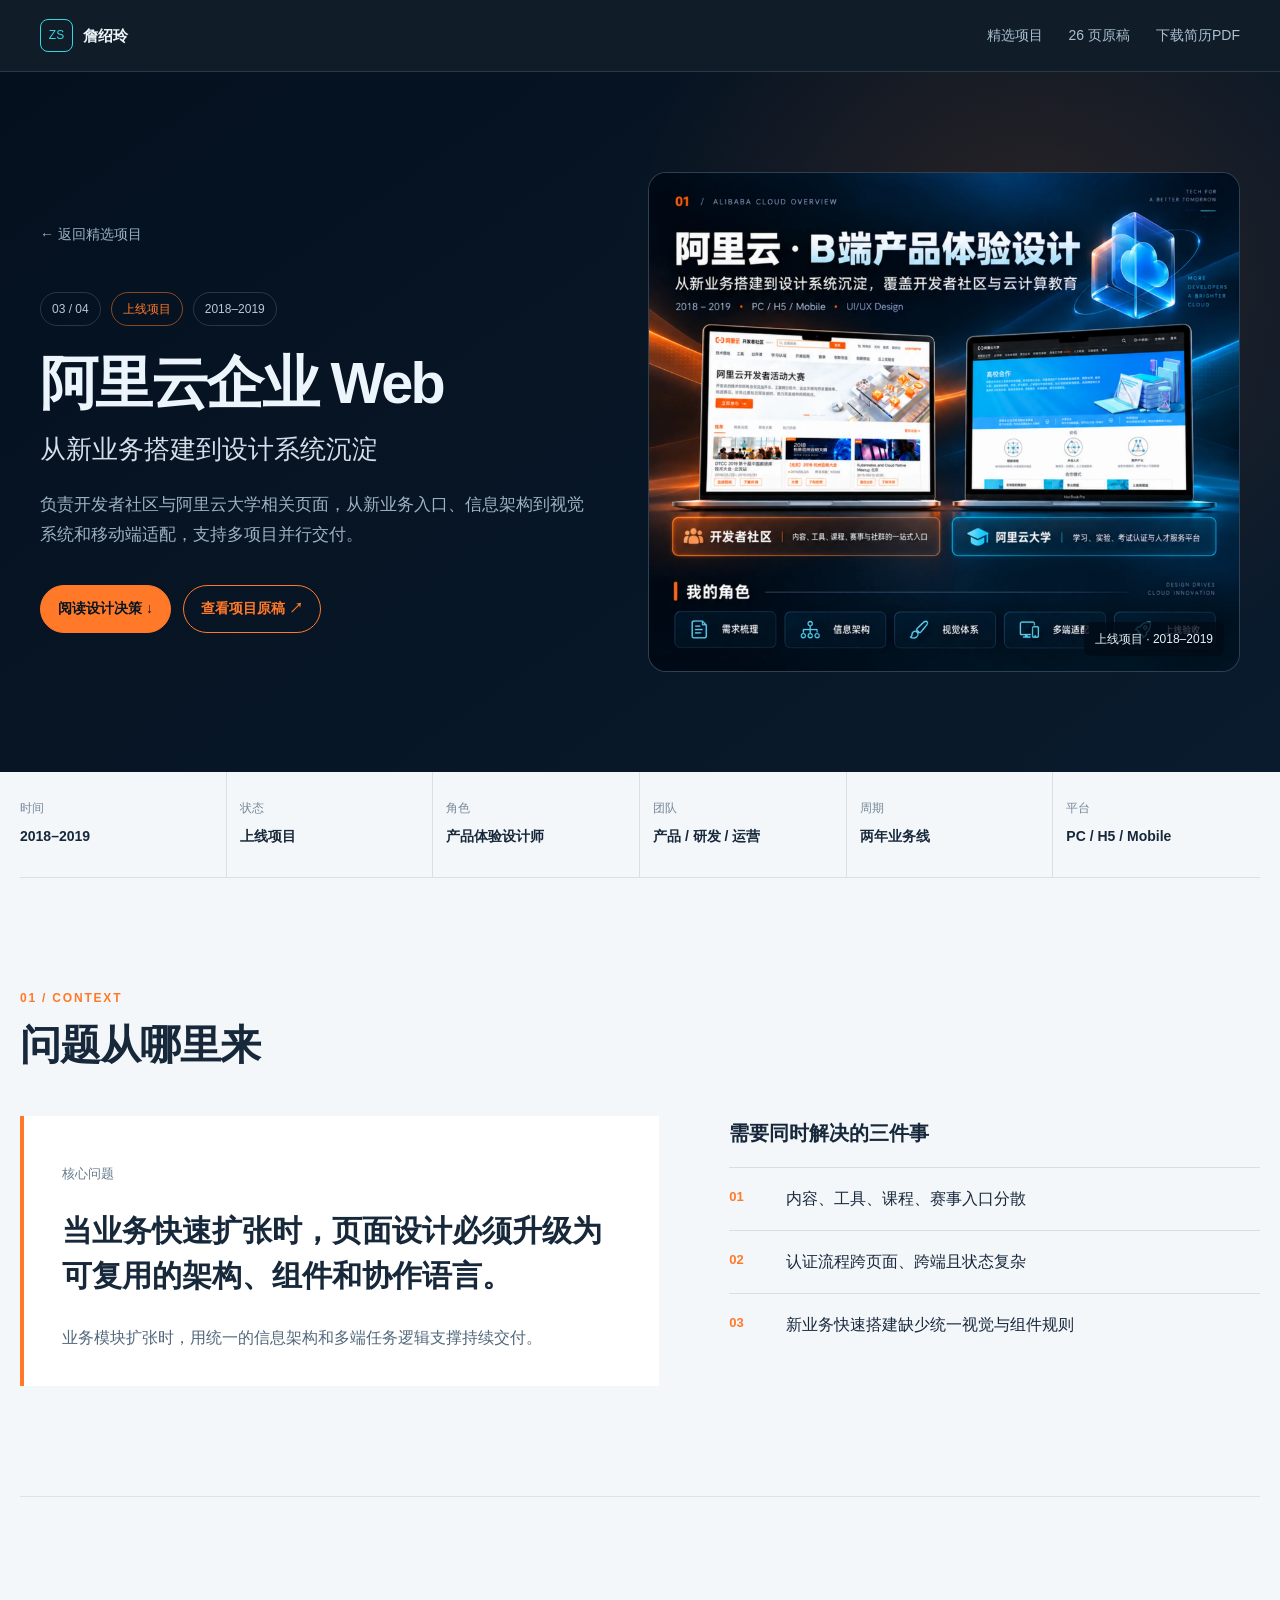
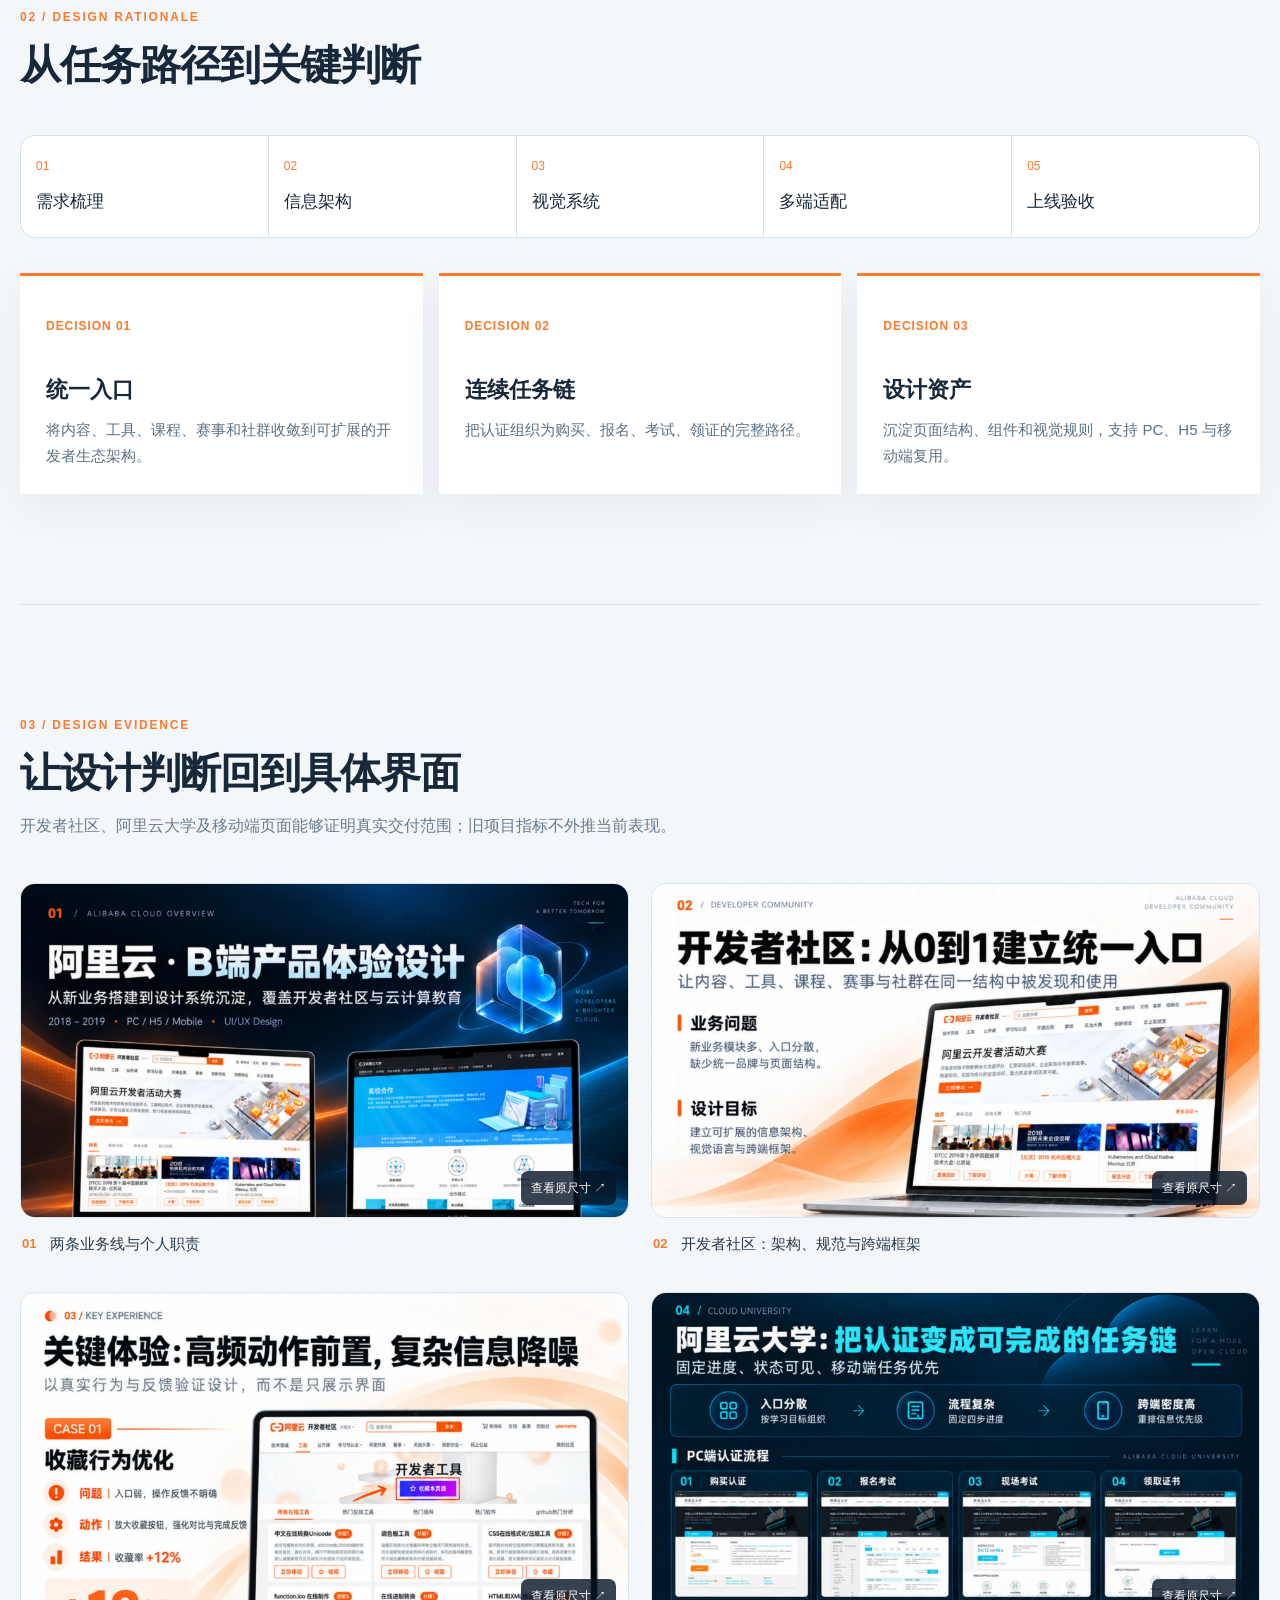
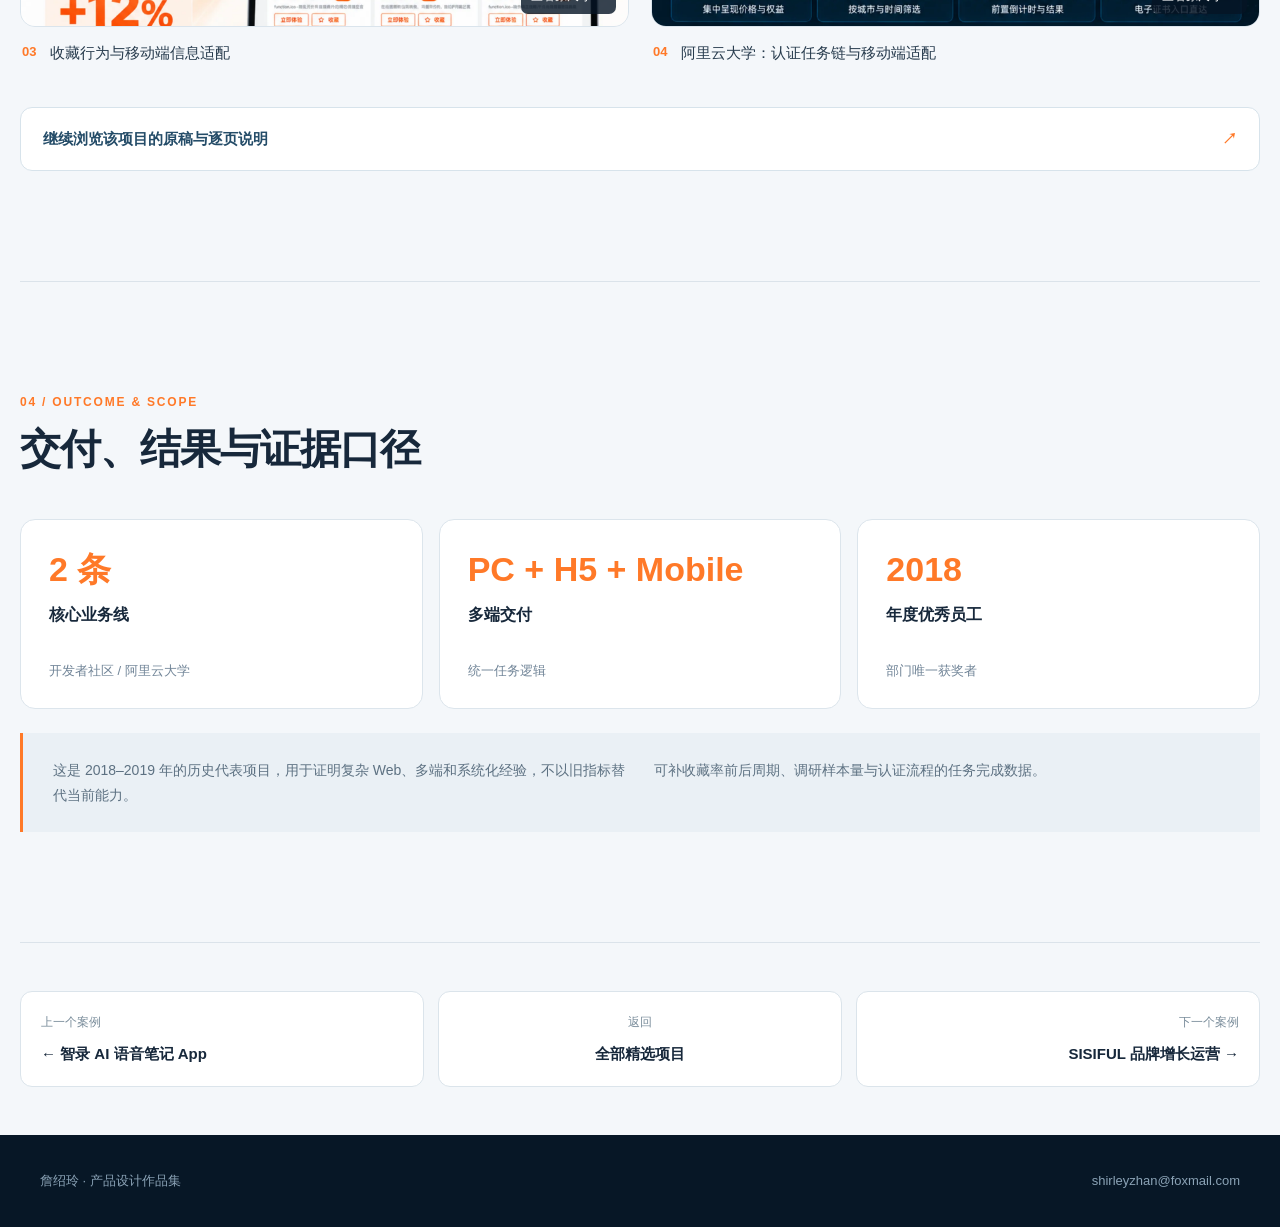
<file: work/alibaba-cloud/index.html>
<!DOCTYPE html><html lang="zh-CN"><head><meta charSet="utf-8"/><meta name="viewport" content="width=device-width, initial-scale=1"/><link rel="preload" href="/portfolio-2026/p04.webp" as="image"/><link rel="stylesheet" href="/_next/static/css/index.nYnv36sW.css" data-rsc-css-href="/_next/static/css/index.nYnv36sW.css" data-precedence="vite-rsc/importer-resources"/><link rel="modulepreload" fetchPriority="low" href="/_next/static/chunks/index-inEf9PXJ.js"/><script src="/_next/static/chunks/rolldown-runtime-C60lm6uB.js" type="module" async=""></script><script src="/_next/static/chunks/framework-BgSIrAUN.js" type="module" async=""></script><link rel="modulepreload" href="/_next/static/chunks/layout-segment-context-Q57O0tAm.js" crossorigin=""/><title>阿里云企业 Web｜詹绍玲产品设计作品集</title><meta name="description" content="覆盖开发者社区与阿里云大学，完成架构、规范和多端交付。"/><link rel="shortcut icon" href="/favicon.svg"/><link rel="icon" href="/favicon.svg"/><script>Object.assign(((self[Symbol.for("vinext.navigationRuntime")]??={bootstrap:{routeManifest:null},functions:{}}).bootstrap.rsc??={rsc:[]}),{params:{},nav:{"pathname":"/work/alibaba-cloud","searchParams":[]}})</script><link rel="modulepreload" href="/_next/static/chunks/index-inEf9PXJ.js" />
</head><body><main class="case-page accent-aliyun"><header class="case-nav"><a class="case-brand" href="/"><span>ZS</span><b>詹绍玲</b></a><nav aria-label="案例导航"><a href="/#work">精选项目</a><a href="/archive">26 页原稿</a><a href="/downloads/詹绍玲简历-产品设计师-13680752462.pdf" download="">下载简历PDF</a></nav></header><section class="case-hero"><div class="case-hero-copy"><a class="case-back" href="/#work">← 返回精选项目</a><div class="case-status"><span>03<!-- --> / 04</span><span>上线项目</span><span>2018–2019</span></div><h1>阿里云企业 Web</h1><p class="case-hero-subtitle">从新业务搭建到设计系统沉淀</p><p class="case-hero-context">负责开发者社区与阿里云大学相关页面，从新业务入口、信息架构到视觉系统和移动端适配，支持多项目并行交付。</p><div class="case-hero-actions"><a href="#case-decisions">阅读设计决策 ↓</a><a href="/archive#aliyun">查看项目原稿 ↗</a></div></div><figure class="case-hero-art"><img src="/portfolio-2026/p04.webp" alt="阿里云开发者社区与阿里云大学项目"/><figcaption>上线项目<!-- --> · <!-- -->2018–2019</figcaption></figure></section><section class="case-meta" aria-label="项目关键信息"><div><span>时间</span><b>2018–2019</b></div><div><span>状态</span><b>上线项目</b></div><div><span>角色</span><b>产品体验设计师</b></div><div><span>团队</span><b>产品 / 研发 / 运营</b></div><div><span>周期</span><b>两年业务线</b></div><div><span>平台</span><b>PC / H5 / Mobile</b></div></section><section class="case-section case-problem"><div class="case-section-heading"><p>01 / CONTEXT</p><h2>问题从哪里来</h2></div><div class="case-problem-grid"><div class="case-question"><span>核心问题</span><blockquote>当业务快速扩张时，页面设计必须升级为可复用的架构、组件和协作语言。</blockquote><p>业务模块扩张时，用统一的信息架构和多端任务逻辑支撑持续交付。</p></div><div class="case-challenges"><h3>需要同时解决的三件事</h3><div><span>01</span><p>内容、工具、课程、赛事入口分散</p></div><div><span>02</span><p>认证流程跨页面、跨端且状态复杂</p></div><div><span>03</span><p>新业务快速搭建缺少统一视觉与组件规则</p></div></div></div></section><section class="case-section case-task-section" id="case-decisions"><div class="case-section-heading"><p>02 / DESIGN RATIONALE</p><h2>从任务路径到关键判断</h2></div><ol class="case-task-flow"><li><span>01</span><b>需求梳理</b></li><li><span>02</span><b>信息架构</b></li><li><span>03</span><b>视觉系统</b></li><li><span>04</span><b>多端适配</b></li><li><span>05</span><b>上线验收</b></li></ol><div class="case-decision-grid"><article><span>DECISION <!-- -->01</span><h3>统一入口</h3><p>将内容、工具、课程、赛事和社群收敛到可扩展的开发者生态架构。</p></article><article><span>DECISION <!-- -->02</span><h3>连续任务链</h3><p>把认证组织为购买、报名、考试、领证的完整路径。</p></article><article><span>DECISION <!-- -->03</span><h3>设计资产</h3><p>沉淀页面结构、组件和视觉规则，支持 PC、H5 与移动端复用。</p></article></div></section><section class="case-section case-evidence" id="case-evidence"><div class="case-section-heading"><p>03 / DESIGN EVIDENCE</p><h2>让设计判断回到具体界面</h2><span>开发者社区、阿里云大学及移动端页面能够证明真实交付范围；旧项目指标不外推当前表现。</span></div><div class="case-evidence-grid"><figure class="case-evidence-item"><a href="/portfolio-2026/p04.webp" target="_blank" rel="noreferrer" aria-label="查看两条业务线与个人职责原尺寸"><img src="/portfolio-2026/p04.webp" alt="阿里云开发者社区与阿里云大学项目总览" loading="lazy" style="object-position:top"/><span>查看原尺寸 ↗</span></a><figcaption><b>01</b>两条业务线与个人职责</figcaption></figure><figure class="case-evidence-item"><a href="/portfolio-2026/p05.webp" target="_blank" rel="noreferrer" aria-label="查看开发者社区：架构、规范与跨端框架原尺寸"><img src="/portfolio-2026/p05.webp" alt="阿里云开发者社区信息架构与设计系统" loading="lazy" style="object-position:top"/><span>查看原尺寸 ↗</span></a><figcaption><b>02</b>开发者社区：架构、规范与跨端框架</figcaption></figure><figure class="case-evidence-item"><a href="/portfolio-2026/p06.webp" target="_blank" rel="noreferrer" aria-label="查看收藏行为与移动端信息适配原尺寸"><img src="/portfolio-2026/p06.webp" alt="阿里云开发者社区关键体验与数据" loading="lazy" style="object-position:top"/><span>查看原尺寸 ↗</span></a><figcaption><b>03</b>收藏行为与移动端信息适配</figcaption></figure><figure class="case-evidence-item"><a href="/portfolio-2026/p07.webp" target="_blank" rel="noreferrer" aria-label="查看阿里云大学：认证任务链与移动端适配原尺寸"><img src="/portfolio-2026/p07.webp" alt="阿里云大学认证任务链" loading="lazy" style="object-position:top"/><span>查看原尺寸 ↗</span></a><figcaption><b>04</b>阿里云大学：认证任务链与移动端适配</figcaption></figure></div><a class="case-archive-link" href="/archive#aliyun">继续浏览该项目的原稿与逐页说明 <span>↗</span></a></section><section class="case-section case-outcomes"><div class="case-section-heading"><p>04 / OUTCOME &amp; SCOPE</p><h2>交付、结果与证据口径</h2></div><div class="case-metrics"><article><strong>2 条</strong><b>核心业务线</b><span>开发者社区 / 阿里云大学</span></article><article><strong>PC + H5 + Mobile</strong><b>多端交付</b><span>统一任务逻辑</span></article><article><strong>2018</strong><b>年度优秀员工</b><span>部门唯一获奖者</span></article></div><div class="case-scope"><p>这是 2018–2019 年的历史代表项目，用于证明复杂 Web、多端和系统化经验，不以旧指标替代当前能力。</p><p>可补收藏率前后周期、调研样本量与认证流程的任务完成数据。</p></div></section><nav class="case-pagination" aria-label="切换案例"><a href="/work/ai-voice-notes"><small>上一个案例</small><b>← <!-- -->智录 AI 语音笔记 App</b></a><a href="/#work"><small>返回</small><b>全部精选项目</b></a><a href="/work/sisiful"><small>下一个案例</small><b>SISIFUL 品牌增长运营<!-- --> →</b></a></nav><footer class="case-footer"><span>詹绍玲 · 产品设计作品集</span><a href="mailto:shirleyzhan@foxmail.com">shirleyzhan@foxmail.com</a></footer></main><script type="module" src="/_next/static/chunks/index-inEf9PXJ.js" id="_R_" async=""></script><script>((self[Symbol.for("vinext.navigationRuntime")]??={bootstrap:{routeManifest:null},functions:{}}).bootstrap.rsc??={rsc:[]}).rsc.push("2:I[\"de2e9d4301c1\",[],\"Children\",1]\n")</script><script>((self[Symbol.for("vinext.navigationRuntime")]??={bootstrap:{routeManifest:null},functions:{}}).bootstrap.rsc??={rsc:[]}).rsc.push("3:I[\"e6fa11587a15\",[],\"GlobalErrorBoundary\",1]\n")</script><script>((self[Symbol.for("vinext.navigationRuntime")]??={bootstrap:{routeManifest:null},functions:{}}).bootstrap.rsc??={rsc:[]}).rsc.push("4:I[\"2c63f4fe5a7a\",[],\"default\",1]\n")</script><script>((self[Symbol.for("vinext.navigationRuntime")]??={bootstrap:{routeManifest:null},functions:{}}).bootstrap.rsc??={rsc:[]}).rsc.push("5:I[\"e6fa11587a15\",[],\"ErrorBoundary\",1]\n")</script><script>((self[Symbol.for("vinext.navigationRuntime")]??={bootstrap:{routeManifest:null},functions:{}}).bootstrap.rsc??={rsc:[]}).rsc.push("6:I[\"ef9fc07896c4\",[],\"LayoutSegmentProvider\",1]\n")</script><script>((self[Symbol.for("vinext.navigationRuntime")]??={bootstrap:{routeManifest:null},functions:{}}).bootstrap.rsc??={rsc:[]}).rsc.push("7:I[\"de2e9d4301c1\",[],\"Slot\",1]\n")</script><script>((self[Symbol.for("vinext.navigationRuntime")]??={bootstrap:{routeManifest:null},functions:{}}).bootstrap.rsc??={rsc:[]}).rsc.push("8:I[\"bb23752f738e\",[],\"AppRouterScrollTarget\",1]\n")</script><script>((self[Symbol.for("vinext.navigationRuntime")]??={bootstrap:{routeManifest:null},functions:{}}).bootstrap.rsc??={rsc:[]}).rsc.push("9:I[\"e6fa11587a15\",[],\"RedirectBoundary\",1]\n")</script><script>((self[Symbol.for("vinext.navigationRuntime")]??={bootstrap:{routeManifest:null},functions:{}}).bootstrap.rsc??={rsc:[]}).rsc.push(":HL[\"/_next/static/css/index.nYnv36sW.css\",\"style\"     ]\n")</script><script>((self[Symbol.for("vinext.navigationRuntime")]??={bootstrap:{routeManifest:null},functions:{}}).bootstrap.rsc??={rsc:[]}).rsc.push("0:{\"__route\":\"route:/work/alibaba-cloud\",\"__interceptionContext\":null,\"__layoutIds\":[\"layout:/\"],\"__rootLayout\":\"/\",\"__sourcePage\":\"/work/alibaba-cloud/page\",\"page:/work/alibaba-cloud\":\"$L1\",\"layout:/\":[[[[\"$\",\"link\",\"css:/_next/static/css/index.nYnv36sW.css\",{\"rel\":\"stylesheet\",\"precedence\":\"vite-rsc/importer-resources\",\"href\":\"/_next/static/css/index.nYnv36sW.css\",\"data-rsc-css-href\":\"/_next/static/css/index.nYnv36sW.css\"}],\"$undefined\"],[\"$\",\"html\",null,{\"lang\":\"zh-CN\",\"children\":[\"$\",\"body\",null,{\"children\":[\"$\",\"$L2\",null,{}]}]}]],null],\"route:/work/alibaba-cloud\":[[[\"$\",\"meta\",null,{\"charSet\":\"utf-8\"}],[[\"$\",\"title\",\"0\",{\"children\":\"阿里云企业 Web｜詹绍玲产品设计作品集\"}],[\"$\",\"meta\",\"1\",{\"name\":\"description\",\"content\":\"覆盖开发者社区与阿里云大学，完成架构、规范和多端交付。\"}],[\"$\",\"link\",\"2\",{\"rel\":\"shortcut icon\",\"href\":\"/favicon.svg\"}],[\"$\",\"link\",\"3\",{\"rel\":\"icon\",\"href\":\"/favicon.svg\"}]],[[\"$\",\"meta\",\"0\",{\"name\":\"viewport\",\"content\":\"width=device-width, initial-scale=1\"}]]],[\"$\",\"$L3\",null,{\"fallback\":\"$4\",\"children\":[\"$\",\"$L5\",null,{\"fallback\":\"$4\",\"children\":[\"$\",\"$L6\",null,{\"providerId\":\"layout:/\",\"segmentMap\":{\"children\":[\"work\",\"alibaba-cloud\"]},\"children\":[\"$\",\"$L7\",null,{\"id\":\"layout:/\",\"parallelSlots\":\"$undefined\",\"children\":[\"$\",\"$L8\",null,{\"children\":[\"$\",\"$L9\",null,{\"children\":[[\"$\",\"$L6\",null,{\"providerId\":\"page:/work/alibaba-cloud\",\"segmentMap\":{\"children\":[\"__PAGE__\"]},\"children\":[\"$\",\"$L7\",null,{\"id\":\"page:/work/alibaba-cloud\"}]}],null]}]}]}]}]}]}],null,null],\"__layoutFlags\":{\"layout:/\":\"s\"},\"__artifactCompatibility\":{\"schemaVersion\":1,\"graphVersion\":\"app-route-graph:e3c8e027f0017bd4\",\"deploymentVersion\":\"c0a905db-fd1f-4c20-b97e-846e3ce0e160\",\"appElementsSchemaVersion\":1,\"rscPayloadSchemaVersion\":1,\"rootBoundaryId\":\"/\",\"renderEpoch\":null},\"__renderObservation\":{\"schemaVersion\":1,\"output\":{\"kind\":\"app-rsc\",\"mountedSlotsFingerprint\":null,\"renderEpoch\":null,\"rootBoundaryId\":\"/\",\"routeId\":\"route:/work/alibaba-cloud\"},\"completeness\":\"partial\",\"boundaryOutcome\":{\"kind\":\"unknown\"},\"requestApis\":[{\"kind\":\"connection\",\"status\":\"unknown\"},{\"kind\":\"cookies\",\"status\":\"unknown\"},{\"kind\":\"draftMode\",\"status\":\"unknown\"},{\"kind\":\"headers\",\"status\":\"unknown\"},{\"kind\":\"params\",\"status\":\"unknown\"},{\"kind\":\"searchParams\",\"status\":\"unknown\"}],\"dynamicFetches\":[],\"cacheTags\":[\"/work/alibaba-cloud\",\"_N_T_/layout\",\"_N_T_/work/alibaba-cloud\",\"_N_T_/work/alibaba-cloud/layout\",\"_N_T_/work/alibaba-cloud/page\",\"_N_T_/work/layout\"],\"pathTags\":[\"/work/alibaba-cloud\"],\"cacheability\":\"unknown\",\"downgrade\":{\"target\":\"freshRender\",\"reasons\":[{\"code\":\"CP_DOWNGRADE_CACHEABILITY_UNKNOWN\",\"target\":\"freshRender\"},{\"code\":\"CP_DOWNGRADE_INCOMPLETE_OBSERVATION\",\"completeness\":\"partial\",\"target\":\"freshRender\"},{\"code\":\"CP_DOWNGRADE_UNKNOWN_REQUEST_API\",\"requestApi\":\"connection\",\"target\":\"freshRender\"},{\"code\":\"CP_DOWNGRADE_UNKNOWN_REQUEST_API\",\"requestApi\":\"cookies\",\"target\":\"freshRender\"},{\"code\":\"CP_DOWNGRADE_UNKNOWN_REQUEST_API\",\"requestApi\":\"draftMode\",\"target\":\"freshRender\"},{\"code\":\"CP_DOWNGRADE_UNKNOWN_REQUEST_API\",\"requestApi\":\"headers\",\"target\":\"freshRender\"},{\"code\":\"CP_DOWNGRADE_UNKNOWN_REQUEST_API\",\"requestApi\":\"params\",\"target\":\"freshRender\"},{\"code\":\"CP_DOWNGRADE_UNKNOWN_REQUEST_API\",\"requestApi\":\"searchParams\",\"target\":\"freshRender\"}],\"fallback\":{\"kind\":\"breakerFallback\",\"code\":\"CP_PRIVATE_DYNAMIC_DOWNGRADE\",\"mode\":\"renderFresh\",\"scope\":\"affectedOutput\",\"fields\":{\"reasonCodes\":[\"CP_DOWNGRADE_CACHEABILITY_UNKNOWN\",\"CP_DOWNGRADE_INCOMPLETE_OBSERVATION\",\"CP_DOWNGRADE_UNKNOWN_REQUEST_API\",\"CP_DOWNGRADE_UNKNOWN_REQUEST_API\",\"CP_DOWNGRADE_UNKNOWN_REQUEST_API\",\"CP_DOWNGRADE_UNKNOWN_REQUEST_API\",\"CP_DOWNGRADE_UNKNOWN_REQUEST_API\",\"CP_DOWNGRADE_UNKNOWN_REQUEST_API\"],\"target\":\"freshRender\"}},\"isPublicCacheCandidate\":false}}}\n")</script><script>((self[Symbol.for("vinext.navigationRuntime")]??={bootstrap:{routeManifest:null},functions:{}}).bootstrap.rsc??={rsc:[]}).rsc.push(":HL[\"/portfolio-2026/p04.webp\",\"image\"]\n")</script><script>((self[Symbol.for("vinext.navigationRuntime")]??={bootstrap:{routeManifest:null},functions:{}}).bootstrap.rsc??={rsc:[]}).rsc.push("1:[\"$\",\"main\",null,{\"className\":\"case-page accent-aliyun\",\"children\":[[\"$\",\"header\",null,{\"className\":\"case-nav\",\"children\":[[\"$\",\"a\",null,{\"className\":\"case-brand\",\"href\":\"/\",\"children\":[[\"$\",\"span\",null,{\"children\":\"ZS\"}],[\"$\",\"b\",null,{\"children\":\"詹绍玲\"}]]}],[\"$\",\"nav\",null,{\"aria-label\":\"案例导航\",\"children\":[[\"$\",\"a\",null,{\"href\":\"/#work\",\"children\":\"精选项目\"}],[\"$\",\"a\",null,{\"href\":\"/archive\",\"children\":\"26 页原稿\"}],[\"$\",\"a\",null,{\"href\":\"/downloads/詹绍玲简历-产品设计师-13680752462.pdf\",\"download\":true,\"children\":\"下载简历PDF\"}]]}]]}],[\"$\",\"section\",null,{\"className\":\"case-hero\",\"children\":[[\"$\",\"div\",null,{\"className\":\"case-hero-copy\",\"children\":[[\"$\",\"a\",null,{\"className\":\"case-back\",\"href\":\"/#work\",\"children\":\"← 返回精选项目\"}],[\"$\",\"div\",null,{\"className\":\"case-status\",\"children\":[[\"$\",\"span\",null,{\"children\":[\"03\",\" / 04\"]}],[\"$\",\"span\",null,{\"children\":\"上线项目\"}],[\"$\",\"span\",null,{\"children\":\"2018–2019\"}]]}],[\"$\",\"h1\",null,{\"children\":\"阿里云企业 Web\"}],[\"$\",\"p\",null,{\"className\":\"case-hero-subtitle\",\"children\":\"从新业务搭建到设计系统沉淀\"}],[\"$\",\"p\",null,{\"className\":\"case-hero-context\",\"children\":\"负责开发者社区与阿里云大学相关页面，从新业务入口、信息架构到视觉系统和移动端适配，支持多项目并行交付。\"}],[\"$\",\"div\",null,{\"className\":\"case-hero-actions\",\"children\":[[\"$\",\"a\",null,{\"href\":\"#case-decisions\",\"children\":\"阅读设计决策 ↓\"}],[\"$\",\"a\",null,{\"href\":\"/archive#aliyun\",\"children\":\"查看项目原稿 ↗\"}]]}]]}],[\"$\",\"figure\",null,{\"className\":\"case-hero-art\",\"children\":[[\"$\",\"img\",null,{\"src\":\"/portfolio-2026/p04.webp\",\"alt\":\"阿里云开发者社区与阿里云大学项目\"}],[\"$\",\"figcaption\",null,{\"children\":[\"上线项目\",\" · \",\"2018–2019\"]}]]}]]}],[\"$\",\"section\",null,{\"className\":\"case-meta\",\"aria-label\":\"项目关键信息\",\"children\":[[\"$\",\"div\",\"时间\",{\"children\":[[\"$\",\"span\",null,{\"children\":\"时间\"}],[\"$\",\"b\",null,{\"children\":\"2018–2019\"}]]}],[\"$\",\"div\",\"状态\",{\"children\":[[\"$\",\"span\",null,{\"children\":\"状态\"}],[\"$\",\"b\",null,{\"children\":\"上线项目\"}]]}],[\"$\",\"div\",\"角色\",{\"children\":[[\"$\",\"span\",null,{\"children\":\"角色\"}],[\"$\",\"b\",null,{\"children\":\"产品体验设计师\"}]]}],[\"$\",\"div\",\"团队\",{\"children\":[[\"$\",\"span\",null,{\"children\":\"团队\"}],[\"$\",\"b\",null,{\"children\":\"产品 / 研发 / 运营\"}]]}],[\"$\",\"div\",\"周期\",{\"children\":[[\"$\",\"span\",null,{\"children\":\"周期\"}],[\"$\",\"b\",null,{\"children\":\"两年业务线\"}]]}],[\"$\",\"div\",\"平台\",{\"children\":[[\"$\",\"span\",null,{\"children\":\"平台\"}],[\"$\",\"b\",null,{\"children\":\"PC / H5 / Mobile\"}]]}]]}],[\"$\",\"section\",null,{\"className\":\"case-section case-problem\",\"children\":[[\"$\",\"div\",null,{\"className\":\"case-section-heading\",\"children\":[[\"$\",\"p\",null,{\"children\":\"01 / CONTEXT\"}],[\"$\",\"h2\",null,{\"children\":\"问题从哪里来\"}]]}],[\"$\",\"div\",null,{\"className\":\"case-problem-grid\",\"children\":[[\"$\",\"div\",null,{\"className\":\"case-question\",\"children\":[[\"$\",\"span\",null,{\"children\":\"核心问题\"}],[\"$\",\"blockquote\",null,{\"children\":\"当业务快速扩张时，页面设计必须升级为可复用的架构、组件和协作语言。\"}],[\"$\",\"p\",null,{\"children\":\"业务模块扩张时，用统一的信息架构和多端任务逻辑支撑持续交付。\"}]]}],[\"$\",\"div\",null,{\"className\":\"case-challenges\",\"children\":[[\"$\",\"h3\",null,{\"children\":\"需要同时解决的三件事\"}],[[\"$\",\"div\",\"内容、工具、课程、赛事入口分散\",{\"children\":[[\"$\",\"span\",null,{\"children\":\"01\"}],[\"$\",\"p\",null,{\"children\":\"内容、工具、课程、赛事入口分散\"}]]}],[\"$\",\"div\",\"认证流程跨页面、跨端且状态复杂\",{\"children\":[[\"$\",\"span\",null,{\"children\":\"02\"}],[\"$\",\"p\",null,{\"children\":\"认证流程跨页面、跨端且状态复杂\"}]]}],[\"$\",\"div\",\"新业务快速搭建缺少统一视觉与组件规则\",{\"children\":[[\"$\",\"span\",null,{\"children\":\"03\"}],[\"$\",\"p\",null,{\"children\":\"新业务快速搭建缺少统一视觉与组件规则\"}]]}]]]}]]}]]}],[\"$\",\"section\",null,{\"className\":\"case-section case-task-section\",\"id\":\"case-decisions\",\"children\":[[\"$\",\"div\",null,{\"className\":\"case-section-heading\",\"children\":[[\"$\",\"p\",null,{\"children\":\"02 / DESIGN RATIONALE\"}],[\"$\",\"h2\",null,{\"children\":\"从任务路径到关键判断\"}]]}],[\"$\",\"ol\",null,{\"className\":\"case-task-flow\",\"children\":[[\"$\",\"li\",\"需求梳理\",{\"children\":[[\"$\",\"span\",null,{\"children\":\"01\"}],[\"$\",\"b\",null,{\"children\":\"需求梳理\"}]]}],[\"$\",\"li\",\"信息架构\",{\"children\":[[\"$\",\"span\",null,{\"children\":\"02\"}],[\"$\",\"b\",null,{\"children\":\"信息架构\"}]]}],[\"$\",\"li\",\"视觉系统\",{\"children\":[[\"$\",\"span\",null,{\"children\":\"03\"}],[\"$\",\"b\",null,{\"children\":\"视觉系统\"}]]}],[\"$\",\"li\",\"多端适配\",{\"children\":[[\"$\",\"span\",null,{\"children\":\"04\"}],[\"$\",\"b\",null,{\"children\":\"多端适配\"}]]}],[\"$\",\"li\",\"上线验收\",{\"children\":[[\"$\",\"span\",null,{\"children\":\"05\"}],[\"$\",\"b\",null,{\"children\":\"上线验收\"}]]}]]}],[\"$\",\"div\",null,{\"className\":\"case-decision-grid\",\"children\":[[\"$\",\"article\",\"统一入口\",{\"children\":[[\"$\",\"span\",null,{\"children\":[\"DECISION \",\"01\"]}],[\"$\",\"h3\",null,{\"children\":\"统一入口\"}],[\"$\",\"p\",null,{\"children\":\"将内容、工具、课程、赛事和社群收敛到可扩展的开发者生态架构。\"}]]}],[\"$\",\"article\",\"连续任务链\",{\"children\":[[\"$\",\"span\",null,{\"children\":[\"DECISION \",\"02\"]}],[\"$\",\"h3\",null,{\"children\":\"连续任务链\"}],[\"$\",\"p\",null,{\"children\":\"把认证组织为购买、报名、考试、领证的完整路径。\"}]]}],[\"$\",\"article\",\"设计资产\",{\"children\":[[\"$\",\"span\",null,{\"children\":[\"DECISION \",\"03\"]}],[\"$\",\"h3\",null,{\"children\":\"设计资产\"}],[\"$\",\"p\",null,{\"children\":\"沉淀页面结构、组件和视觉规则，支持 PC、H5 与移动端复用。\"}]]}]]}]]}],[\"$\",\"section\",null,{\"className\":\"case-section case-evidence\",\"id\":\"case-evidence\",\"children\":[[\"$\",\"div\",null,{\"className\":\"case-section-heading\",\"children\":[[\"$\",\"p\",null,{\"children\":\"03 / DESIGN EVIDENCE\"}],[\"$\",\"h2\",null,{\"children\":\"让设计判断回到具体界面\"}],[\"$\",\"span\",null,{\"children\":\"开发者社区、阿里云大学及移动端页面能够证明真实交付范围；旧项目指标不外推当前表现。\"}]]}],[\"$\",\"div\",null,{\"className\":\"case-evidence-grid\",\"children\":[\"$La\",\"$Lb\",\"$Lc\",\"$Ld\"]}],\"$Le\"]}],\"$Lf\",\"$L10\",\"$L11\"]}]\n")</script><script>((self[Symbol.for("vinext.navigationRuntime")]??={bootstrap:{routeManifest:null},functions:{}}).bootstrap.rsc??={rsc:[]}).rsc.push("a:[\"$\",\"figure\",\"/portfolio-2026/p04.webp\",{\"className\":\"case-evidence-item\",\"children\":[[\"$\",\"a\",null,{\"href\":\"/portfolio-2026/p04.webp\",\"target\":\"_blank\",\"rel\":\"noreferrer\",\"aria-label\":\"查看两条业务线与个人职责原尺寸\",\"children\":[[\"$\",\"img\",null,{\"src\":\"/portfolio-2026/p04.webp\",\"alt\":\"阿里云开发者社区与阿里云大学项目总览\",\"loading\":\"lazy\",\"style\":{\"objectPosition\":\"top\"}}],[\"$\",\"span\",null,{\"children\":\"查看原尺寸 ↗\"}]]}],[\"$\",\"figcaption\",null,{\"children\":[[\"$\",\"b\",null,{\"children\":\"01\"}],\"两条业务线与个人职责\"]}]]}]\n")</script><script>((self[Symbol.for("vinext.navigationRuntime")]??={bootstrap:{routeManifest:null},functions:{}}).bootstrap.rsc??={rsc:[]}).rsc.push("b:[\"$\",\"figure\",\"/portfolio-2026/p05.webp\",{\"className\":\"case-evidence-item\",\"children\":[[\"$\",\"a\",null,{\"href\":\"/portfolio-2026/p05.webp\",\"target\":\"_blank\",\"rel\":\"noreferrer\",\"aria-label\":\"查看开发者社区：架构、规范与跨端框架原尺寸\",\"children\":[[\"$\",\"img\",null,{\"src\":\"/portfolio-2026/p05.webp\",\"alt\":\"阿里云开发者社区信息架构与设计系统\",\"loading\":\"lazy\",\"style\":{\"objectPosition\":\"top\"}}],[\"$\",\"span\",null,{\"children\":\"查看原尺寸 ↗\"}]]}],[\"$\",\"figcaption\",null,{\"children\":[[\"$\",\"b\",null,{\"children\":\"02\"}],\"开发者社区：架构、规范与跨端框架\"]}]]}]\n")</script><script>((self[Symbol.for("vinext.navigationRuntime")]??={bootstrap:{routeManifest:null},functions:{}}).bootstrap.rsc??={rsc:[]}).rsc.push("c:[\"$\",\"figure\",\"/portfolio-2026/p06.webp\",{\"className\":\"case-evidence-item\",\"children\":[[\"$\",\"a\",null,{\"href\":\"/portfolio-2026/p06.webp\",\"target\":\"_blank\",\"rel\":\"noreferrer\",\"aria-label\":\"查看收藏行为与移动端信息适配原尺寸\",\"children\":[[\"$\",\"img\",null,{\"src\":\"/portfolio-2026/p06.webp\",\"alt\":\"阿里云开发者社区关键体验与数据\",\"loading\":\"lazy\",\"style\":{\"objectPosition\":\"top\"}}],[\"$\",\"span\",null,{\"children\":\"查看原尺寸 ↗\"}]]}],[\"$\",\"figcaption\",null,{\"children\":[[\"$\",\"b\",null,{\"children\":\"03\"}],\"收藏行为与移动端信息适配\"]}]]}]\n")</script><script>((self[Symbol.for("vinext.navigationRuntime")]??={bootstrap:{routeManifest:null},functions:{}}).bootstrap.rsc??={rsc:[]}).rsc.push("d:[\"$\",\"figure\",\"/portfolio-2026/p07.webp\",{\"className\":\"case-evidence-item\",\"children\":[[\"$\",\"a\",null,{\"href\":\"/portfolio-2026/p07.webp\",\"target\":\"_blank\",\"rel\":\"noreferrer\",\"aria-label\":\"查看阿里云大学：认证任务链与移动端适配原尺寸\",\"children\":[[\"$\",\"img\",null,{\"src\":\"/portfolio-2026/p07.webp\",\"alt\":\"阿里云大学认证任务链\",\"loading\":\"lazy\",\"style\":{\"objectPosition\":\"top\"}}],[\"$\",\"span\",null,{\"children\":\"查看原尺寸 ↗\"}]]}],[\"$\",\"figcaption\",null,{\"children\":[[\"$\",\"b\",null,{\"children\":\"04\"}],\"阿里云大学：认证任务链与移动端适配\"]}]]}]\n")</script><script>((self[Symbol.for("vinext.navigationRuntime")]??={bootstrap:{routeManifest:null},functions:{}}).bootstrap.rsc??={rsc:[]}).rsc.push("e:[\"$\",\"a\",null,{\"className\":\"case-archive-link\",\"href\":\"/archive#aliyun\",\"children\":[\"继续浏览该项目的原稿与逐页说明 \",[\"$\",\"span\",null,{\"children\":\"↗\"}]]}]\n")</script><script>((self[Symbol.for("vinext.navigationRuntime")]??={bootstrap:{routeManifest:null},functions:{}}).bootstrap.rsc??={rsc:[]}).rsc.push("f:[\"$\",\"section\",null,{\"className\":\"case-section case-outcomes\",\"children\":[[\"$\",\"div\",null,{\"className\":\"case-section-heading\",\"children\":[[\"$\",\"p\",null,{\"children\":\"04 / OUTCOME \u0026 SCOPE\"}],[\"$\",\"h2\",null,{\"children\":\"交付、结果与证据口径\"}]]}],[\"$\",\"div\",null,{\"className\":\"case-metrics\",\"children\":[[\"$\",\"article\",\"核心业务线\",{\"children\":[[\"$\",\"strong\",null,{\"children\":\"2 条\"}],[\"$\",\"b\",null,{\"children\":\"核心业务线\"}],[\"$\",\"span\",null,{\"children\":\"开发者社区 / 阿里云大学\"}]]}],[\"$\",\"article\",\"多端交付\",{\"children\":[[\"$\",\"strong\",null,{\"children\":\"PC + H5 + Mobile\"}],[\"$\",\"b\",null,{\"children\":\"多端交付\"}],[\"$\",\"span\",null,{\"children\":\"统一任务逻辑\"}]]}],[\"$\",\"article\",\"年度优秀员工\",{\"children\":[[\"$\",\"strong\",null,{\"children\":\"2018\"}],[\"$\",\"b\",null,{\"children\":\"年度优秀员工\"}],[\"$\",\"span\",null,{\"children\":\"部门唯一获奖者\"}]]}]]}],[\"$\",\"div\",null,{\"className\":\"case-scope\",\"children\":[[\"$\",\"p\",null,{\"children\":\"这是 2018–2019 年的历史代表项目，用于证明复杂 Web、多端和系统化经验，不以旧指标替代当前能力。\"}],[\"$\",\"p\",null,{\"children\":\"可补收藏率前后周期、调研样本量与认证流程的任务完成数据。\"}]]}]]}]\n")</script><script>((self[Symbol.for("vinext.navigationRuntime")]??={bootstrap:{routeManifest:null},functions:{}}).bootstrap.rsc??={rsc:[]}).rsc.push("10:[\"$\",\"nav\",null,{\"className\":\"case-pagination\",\"aria-label\":\"切换案例\",\"children\":[[\"$\",\"a\",null,{\"href\":\"/work/ai-voice-notes\",\"children\":[[\"$\",\"small\",null,{\"children\":\"上一个案例\"}],[\"$\",\"b\",null,{\"children\":[\"← \",\"智录 AI 语音笔记 App\"]}]]}],[\"$\",\"a\",null,{\"href\":\"/#work\",\"children\":[[\"$\",\"small\",null,{\"children\":\"返回\"}],[\"$\",\"b\",null,{\"children\":\"全部精选项目\"}]]}],[\"$\",\"a\",null,{\"href\":\"/work/sisiful\",\"children\":[[\"$\",\"small\",null,{\"children\":\"下一个案例\"}],[\"$\",\"b\",null,{\"children\":[\"SISIFUL 品牌增长运营\",\" →\"]}]]}]]}]\n")</script><script>((self[Symbol.for("vinext.navigationRuntime")]??={bootstrap:{routeManifest:null},functions:{}}).bootstrap.rsc??={rsc:[]}).rsc.push("11:[\"$\",\"footer\",null,{\"className\":\"case-footer\",\"children\":[[\"$\",\"span\",null,{\"children\":\"詹绍玲 · 产品设计作品集\"}],[\"$\",\"a\",null,{\"href\":\"mailto:shirleyzhan@foxmail.com\",\"children\":\"shirleyzhan@foxmail.com\"}]]}]\n")</script><script>Object.assign(((self[Symbol.for("vinext.navigationRuntime")]??={bootstrap:{routeManifest:null},functions:{}}).bootstrap.rsc??={rsc:[]}),{"initialCacheKind":"static"});((self[Symbol.for("vinext.navigationRuntime")]??={bootstrap:{routeManifest:null},functions:{}}).bootstrap.rsc??={rsc:[]}).done=true</script></body></html>
</file>
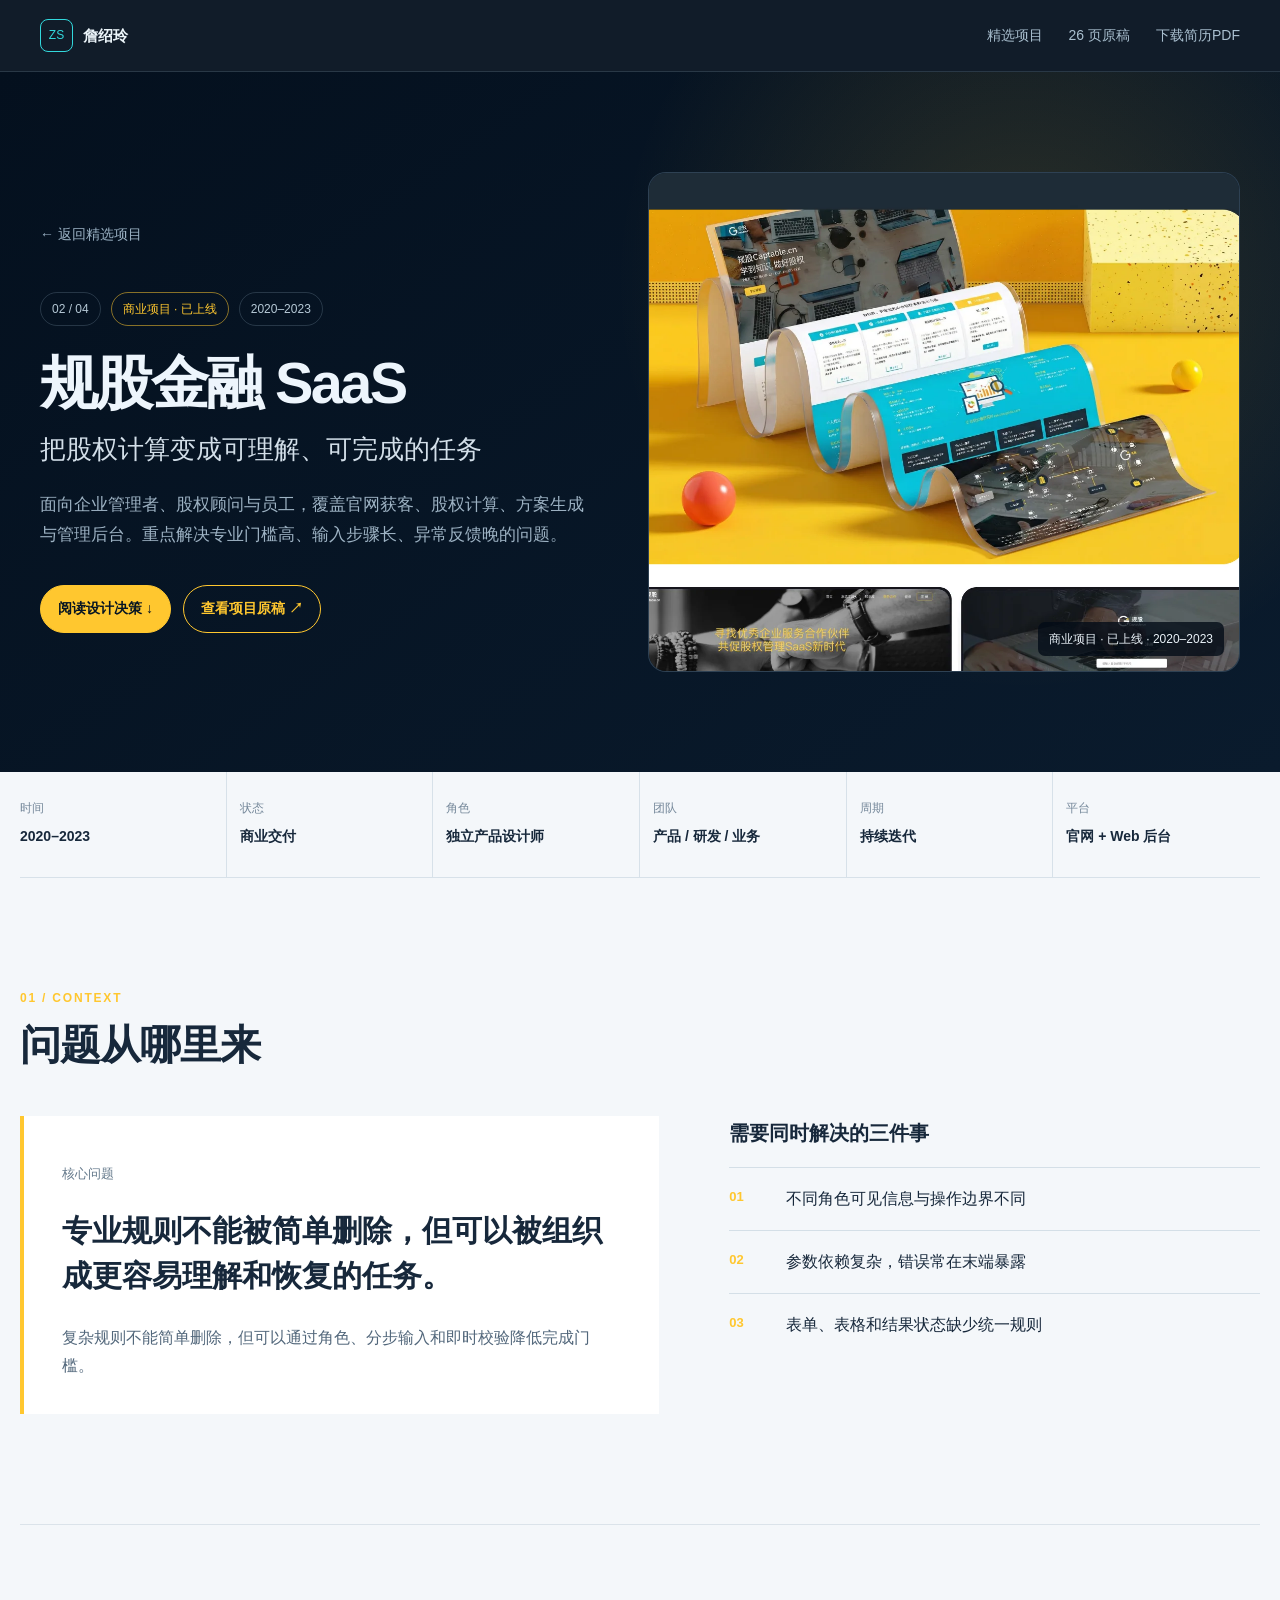
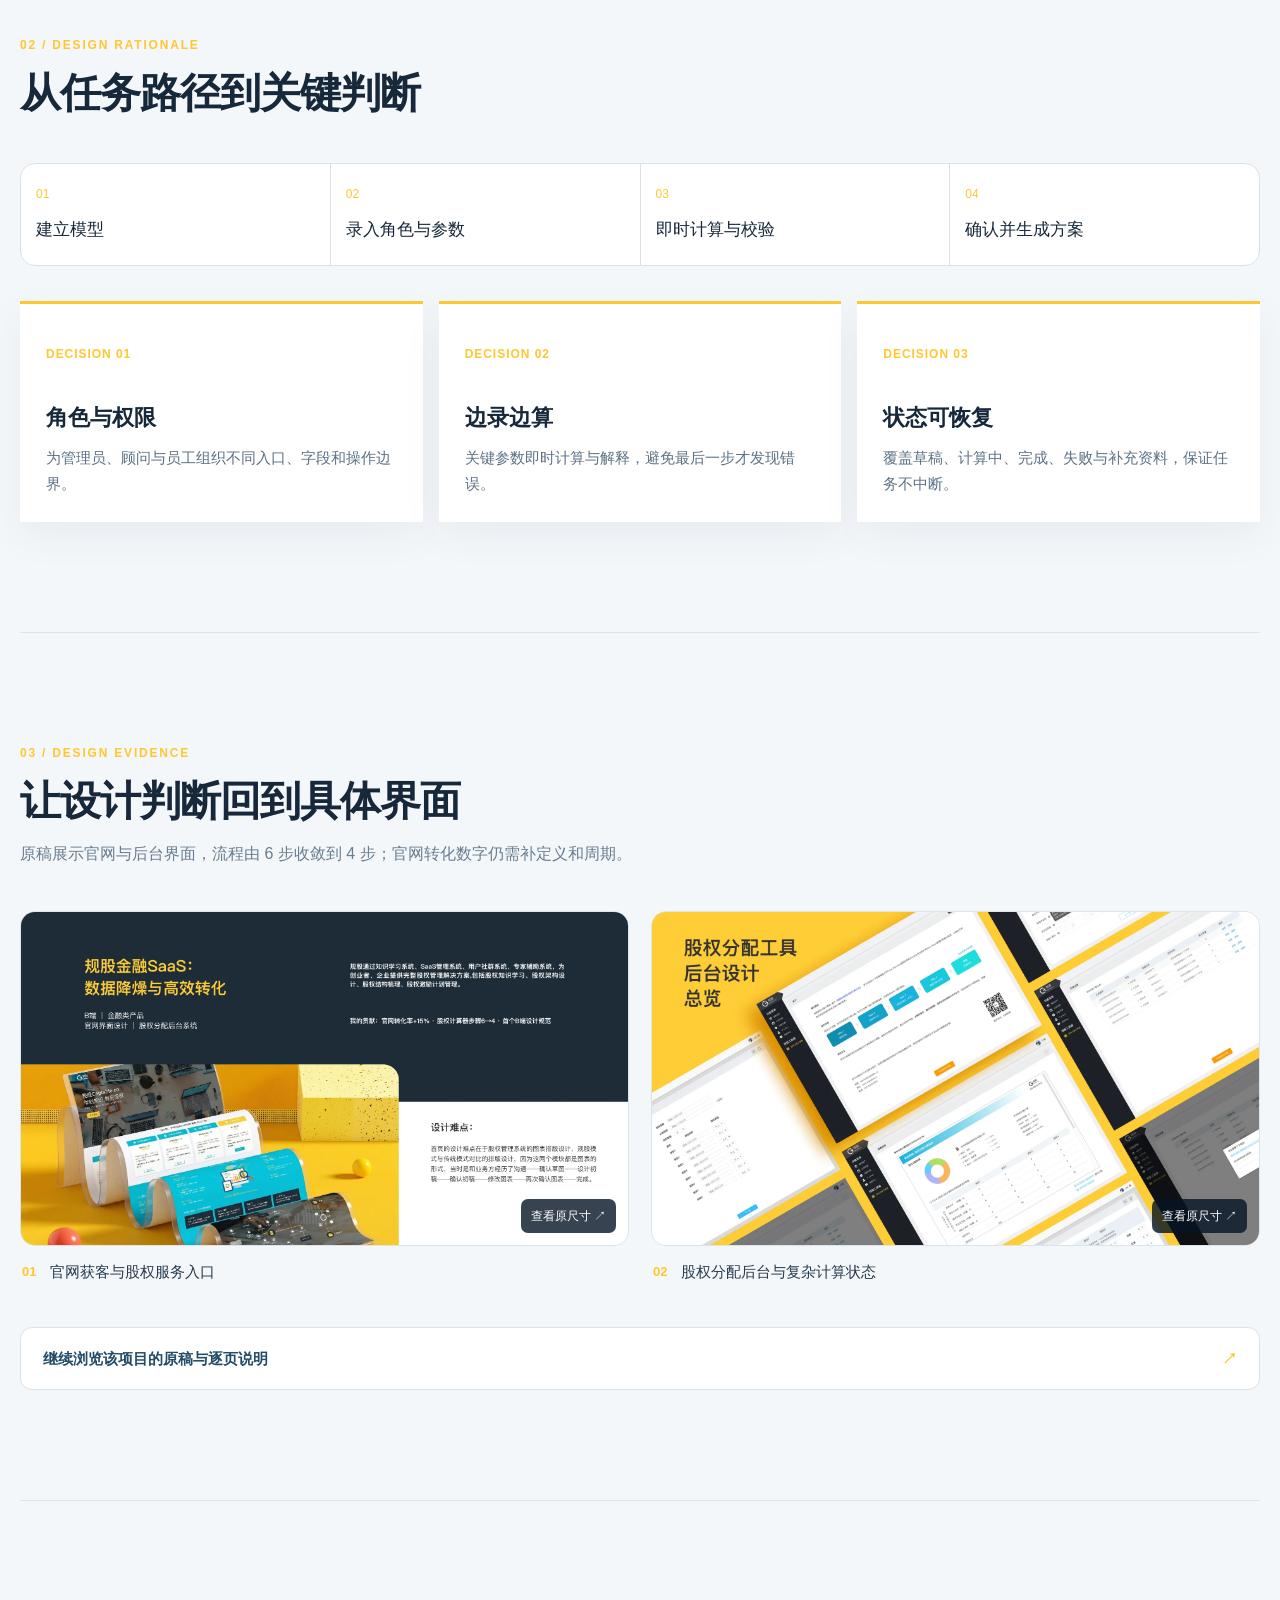
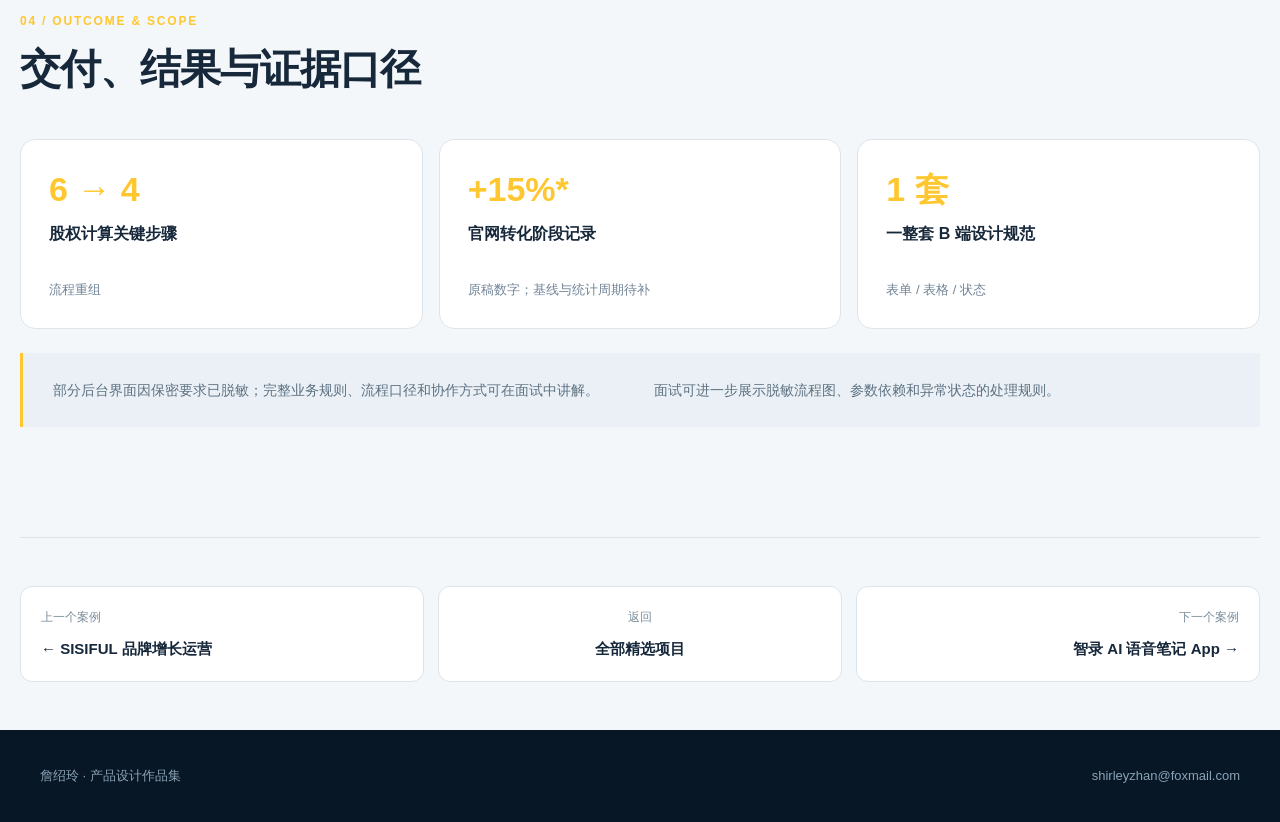
<file: work/equity-saas/index.html>
<!DOCTYPE html><html lang="zh-CN"><head><meta charSet="utf-8"/><meta name="viewport" content="width=device-width, initial-scale=1"/><link rel="preload" href="/portfolio-2026/p21-cover.webp" as="image"/><link rel="stylesheet" href="/_next/static/css/index.nYnv36sW.css" data-rsc-css-href="/_next/static/css/index.nYnv36sW.css" data-precedence="vite-rsc/importer-resources"/><link rel="modulepreload" fetchPriority="low" href="/_next/static/chunks/index-inEf9PXJ.js"/><script src="/_next/static/chunks/rolldown-runtime-C60lm6uB.js" type="module" async=""></script><script src="/_next/static/chunks/framework-BgSIrAUN.js" type="module" async=""></script><link rel="modulepreload" href="/_next/static/chunks/layout-segment-context-Q57O0tAm.js" crossorigin=""/><title>规股金融 SaaS｜詹绍玲产品设计作品集</title><meta name="description" content="重组专业计算流程，覆盖官网获客、方案生成与后台管理。"/><link rel="shortcut icon" href="/favicon.svg"/><link rel="icon" href="/favicon.svg"/><script>Object.assign(((self[Symbol.for("vinext.navigationRuntime")]??={bootstrap:{routeManifest:null},functions:{}}).bootstrap.rsc??={rsc:[]}),{params:{},nav:{"pathname":"/work/equity-saas","searchParams":[]}})</script><link rel="modulepreload" href="/_next/static/chunks/index-inEf9PXJ.js" />
</head><body><main class="case-page accent-equity"><header class="case-nav"><a class="case-brand" href="/"><span>ZS</span><b>詹绍玲</b></a><nav aria-label="案例导航"><a href="/#work">精选项目</a><a href="/archive">26 页原稿</a><a href="/downloads/詹绍玲简历-产品设计师-13680752462.pdf" download="">下载简历PDF</a></nav></header><section class="case-hero"><div class="case-hero-copy"><a class="case-back" href="/#work">← 返回精选项目</a><div class="case-status"><span>02<!-- --> / 04</span><span>商业项目 · 已上线</span><span>2020–2023</span></div><h1>规股金融 SaaS</h1><p class="case-hero-subtitle">把股权计算变成可理解、可完成的任务</p><p class="case-hero-context">面向企业管理者、股权顾问与员工，覆盖官网获客、股权计算、方案生成与管理后台。重点解决专业门槛高、输入步骤长、异常反馈晚的问题。</p><div class="case-hero-actions"><a href="#case-decisions">阅读设计决策 ↓</a><a href="/archive#equity">查看项目原稿 ↗</a></div></div><figure class="case-hero-art"><img src="/portfolio-2026/p21-cover.webp" alt="规股金融 SaaS 官网与产品界面"/><figcaption>商业项目 · 已上线<!-- --> · <!-- -->2020–2023</figcaption></figure></section><section class="case-meta" aria-label="项目关键信息"><div><span>时间</span><b>2020–2023</b></div><div><span>状态</span><b>商业交付</b></div><div><span>角色</span><b>独立产品设计师</b></div><div><span>团队</span><b>产品 / 研发 / 业务</b></div><div><span>周期</span><b>持续迭代</b></div><div><span>平台</span><b>官网 + Web 后台</b></div></section><section class="case-section case-problem"><div class="case-section-heading"><p>01 / CONTEXT</p><h2>问题从哪里来</h2></div><div class="case-problem-grid"><div class="case-question"><span>核心问题</span><blockquote>专业规则不能被简单删除，但可以被组织成更容易理解和恢复的任务。</blockquote><p>复杂规则不能简单删除，但可以通过角色、分步输入和即时校验降低完成门槛。</p></div><div class="case-challenges"><h3>需要同时解决的三件事</h3><div><span>01</span><p>不同角色可见信息与操作边界不同</p></div><div><span>02</span><p>参数依赖复杂，错误常在末端暴露</p></div><div><span>03</span><p>表单、表格和结果状态缺少统一规则</p></div></div></div></section><section class="case-section case-task-section" id="case-decisions"><div class="case-section-heading"><p>02 / DESIGN RATIONALE</p><h2>从任务路径到关键判断</h2></div><ol class="case-task-flow"><li><span>01</span><b>建立模型</b></li><li><span>02</span><b>录入角色与参数</b></li><li><span>03</span><b>即时计算与校验</b></li><li><span>04</span><b>确认并生成方案</b></li></ol><div class="case-decision-grid"><article><span>DECISION <!-- -->01</span><h3>角色与权限</h3><p>为管理员、顾问与员工组织不同入口、字段和操作边界。</p></article><article><span>DECISION <!-- -->02</span><h3>边录边算</h3><p>关键参数即时计算与解释，避免最后一步才发现错误。</p></article><article><span>DECISION <!-- -->03</span><h3>状态可恢复</h3><p>覆盖草稿、计算中、完成、失败与补充资料，保证任务不中断。</p></article></div></section><section class="case-section case-evidence" id="case-evidence"><div class="case-section-heading"><p>03 / DESIGN EVIDENCE</p><h2>让设计判断回到具体界面</h2><span>原稿展示官网与后台界面，流程由 6 步收敛到 4 步；官网转化数字仍需补定义和周期。</span></div><div class="case-evidence-grid"><figure class="case-evidence-item"><a href="/portfolio-2026/p21.webp" target="_blank" rel="noreferrer" aria-label="查看官网获客与股权服务入口原尺寸"><img src="/portfolio-2026/p21.webp" alt="规股官网和服务产品" loading="lazy" style="object-position:top"/><span>查看原尺寸 ↗</span></a><figcaption><b>01</b>官网获客与股权服务入口</figcaption></figure><figure class="case-evidence-item"><a href="/portfolio-2026/p22.webp" target="_blank" rel="noreferrer" aria-label="查看股权分配后台与复杂计算状态原尺寸"><img src="/portfolio-2026/p22.webp" alt="规股股权分配后台" loading="lazy" style="object-position:center top"/><span>查看原尺寸 ↗</span></a><figcaption><b>02</b>股权分配后台与复杂计算状态</figcaption></figure></div><a class="case-archive-link" href="/archive#equity">继续浏览该项目的原稿与逐页说明 <span>↗</span></a></section><section class="case-section case-outcomes"><div class="case-section-heading"><p>04 / OUTCOME &amp; SCOPE</p><h2>交付、结果与证据口径</h2></div><div class="case-metrics"><article><strong>6 → 4</strong><b>股权计算关键步骤</b><span>流程重组</span></article><article><strong>+15%*</strong><b>官网转化阶段记录</b><span>原稿数字；基线与统计周期待补</span></article><article><strong>1 套</strong><b>一整套 B 端设计规范</b><span>表单 / 表格 / 状态</span></article></div><div class="case-scope"><p>部分后台界面因保密要求已脱敏；完整业务规则、流程口径和协作方式可在面试中讲解。</p><p>面试可进一步展示脱敏流程图、参数依赖和异常状态的处理规则。</p></div></section><nav class="case-pagination" aria-label="切换案例"><a href="/work/sisiful"><small>上一个案例</small><b>← <!-- -->SISIFUL 品牌增长运营</b></a><a href="/#work"><small>返回</small><b>全部精选项目</b></a><a href="/work/ai-voice-notes"><small>下一个案例</small><b>智录 AI 语音笔记 App<!-- --> →</b></a></nav><footer class="case-footer"><span>詹绍玲 · 产品设计作品集</span><a href="mailto:shirleyzhan@foxmail.com">shirleyzhan@foxmail.com</a></footer></main><script type="module" src="/_next/static/chunks/index-inEf9PXJ.js" id="_R_" async=""></script><script>((self[Symbol.for("vinext.navigationRuntime")]??={bootstrap:{routeManifest:null},functions:{}}).bootstrap.rsc??={rsc:[]}).rsc.push("2:I[\"de2e9d4301c1\",[],\"Children\",1]\n")</script><script>((self[Symbol.for("vinext.navigationRuntime")]??={bootstrap:{routeManifest:null},functions:{}}).bootstrap.rsc??={rsc:[]}).rsc.push("3:I[\"e6fa11587a15\",[],\"GlobalErrorBoundary\",1]\n")</script><script>((self[Symbol.for("vinext.navigationRuntime")]??={bootstrap:{routeManifest:null},functions:{}}).bootstrap.rsc??={rsc:[]}).rsc.push("4:I[\"2c63f4fe5a7a\",[],\"default\",1]\n")</script><script>((self[Symbol.for("vinext.navigationRuntime")]??={bootstrap:{routeManifest:null},functions:{}}).bootstrap.rsc??={rsc:[]}).rsc.push("5:I[\"e6fa11587a15\",[],\"ErrorBoundary\",1]\n")</script><script>((self[Symbol.for("vinext.navigationRuntime")]??={bootstrap:{routeManifest:null},functions:{}}).bootstrap.rsc??={rsc:[]}).rsc.push("6:I[\"ef9fc07896c4\",[],\"LayoutSegmentProvider\",1]\n")</script><script>((self[Symbol.for("vinext.navigationRuntime")]??={bootstrap:{routeManifest:null},functions:{}}).bootstrap.rsc??={rsc:[]}).rsc.push("7:I[\"de2e9d4301c1\",[],\"Slot\",1]\n")</script><script>((self[Symbol.for("vinext.navigationRuntime")]??={bootstrap:{routeManifest:null},functions:{}}).bootstrap.rsc??={rsc:[]}).rsc.push("8:I[\"bb23752f738e\",[],\"AppRouterScrollTarget\",1]\n")</script><script>((self[Symbol.for("vinext.navigationRuntime")]??={bootstrap:{routeManifest:null},functions:{}}).bootstrap.rsc??={rsc:[]}).rsc.push("9:I[\"e6fa11587a15\",[],\"RedirectBoundary\",1]\n")</script><script>((self[Symbol.for("vinext.navigationRuntime")]??={bootstrap:{routeManifest:null},functions:{}}).bootstrap.rsc??={rsc:[]}).rsc.push(":HL[\"/_next/static/css/index.nYnv36sW.css\",\"style\"     ]\n")</script><script>((self[Symbol.for("vinext.navigationRuntime")]??={bootstrap:{routeManifest:null},functions:{}}).bootstrap.rsc??={rsc:[]}).rsc.push("0:{\"__route\":\"route:/work/equity-saas\",\"__interceptionContext\":null,\"__layoutIds\":[\"layout:/\"],\"__rootLayout\":\"/\",\"__sourcePage\":\"/work/equity-saas/page\",\"page:/work/equity-saas\":\"$L1\",\"layout:/\":[[[[\"$\",\"link\",\"css:/_next/static/css/index.nYnv36sW.css\",{\"rel\":\"stylesheet\",\"precedence\":\"vite-rsc/importer-resources\",\"href\":\"/_next/static/css/index.nYnv36sW.css\",\"data-rsc-css-href\":\"/_next/static/css/index.nYnv36sW.css\"}],\"$undefined\"],[\"$\",\"html\",null,{\"lang\":\"zh-CN\",\"children\":[\"$\",\"body\",null,{\"children\":[\"$\",\"$L2\",null,{}]}]}]],null],\"route:/work/equity-saas\":[[[\"$\",\"meta\",null,{\"charSet\":\"utf-8\"}],[[\"$\",\"title\",\"0\",{\"children\":\"规股金融 SaaS｜詹绍玲产品设计作品集\"}],[\"$\",\"meta\",\"1\",{\"name\":\"description\",\"content\":\"重组专业计算流程，覆盖官网获客、方案生成与后台管理。\"}],[\"$\",\"link\",\"2\",{\"rel\":\"shortcut icon\",\"href\":\"/favicon.svg\"}],[\"$\",\"link\",\"3\",{\"rel\":\"icon\",\"href\":\"/favicon.svg\"}]],[[\"$\",\"meta\",\"0\",{\"name\":\"viewport\",\"content\":\"width=device-width, initial-scale=1\"}]]],[\"$\",\"$L3\",null,{\"fallback\":\"$4\",\"children\":[\"$\",\"$L5\",null,{\"fallback\":\"$4\",\"children\":[\"$\",\"$L6\",null,{\"providerId\":\"layout:/\",\"segmentMap\":{\"children\":[\"work\",\"equity-saas\"]},\"children\":[\"$\",\"$L7\",null,{\"id\":\"layout:/\",\"parallelSlots\":\"$undefined\",\"children\":[\"$\",\"$L8\",null,{\"children\":[\"$\",\"$L9\",null,{\"children\":[[\"$\",\"$L6\",null,{\"providerId\":\"page:/work/equity-saas\",\"segmentMap\":{\"children\":[\"__PAGE__\"]},\"children\":[\"$\",\"$L7\",null,{\"id\":\"page:/work/equity-saas\"}]}],null]}]}]}]}]}]}],null,null],\"__layoutFlags\":{\"layout:/\":\"s\"},\"__artifactCompatibility\":{\"schemaVersion\":1,\"graphVersion\":\"app-route-graph:284ad2bc6712d08c\",\"deploymentVersion\":\"c0a905db-fd1f-4c20-b97e-846e3ce0e160\",\"appElementsSchemaVersion\":1,\"rscPayloadSchemaVersion\":1,\"rootBoundaryId\":\"/\",\"renderEpoch\":null},\"__renderObservation\":{\"schemaVersion\":1,\"output\":{\"kind\":\"app-rsc\",\"mountedSlotsFingerprint\":null,\"renderEpoch\":null,\"rootBoundaryId\":\"/\",\"routeId\":\"route:/work/equity-saas\"},\"completeness\":\"partial\",\"boundaryOutcome\":{\"kind\":\"unknown\"},\"requestApis\":[{\"kind\":\"connection\",\"status\":\"unknown\"},{\"kind\":\"cookies\",\"status\":\"unknown\"},{\"kind\":\"draftMode\",\"status\":\"unknown\"},{\"kind\":\"headers\",\"status\":\"unknown\"},{\"kind\":\"params\",\"status\":\"unknown\"},{\"kind\":\"searchParams\",\"status\":\"unknown\"}],\"dynamicFetches\":[],\"cacheTags\":[\"/work/equity-saas\",\"_N_T_/layout\",\"_N_T_/work/equity-saas\",\"_N_T_/work/equity-saas/layout\",\"_N_T_/work/equity-saas/page\",\"_N_T_/work/layout\"],\"pathTags\":[\"/work/equity-saas\"],\"cacheability\":\"unknown\",\"downgrade\":{\"target\":\"freshRender\",\"reasons\":[{\"code\":\"CP_DOWNGRADE_CACHEABILITY_UNKNOWN\",\"target\":\"freshRender\"},{\"code\":\"CP_DOWNGRADE_INCOMPLETE_OBSERVATION\",\"completeness\":\"partial\",\"target\":\"freshRender\"},{\"code\":\"CP_DOWNGRADE_UNKNOWN_REQUEST_API\",\"requestApi\":\"connection\",\"target\":\"freshRender\"},{\"code\":\"CP_DOWNGRADE_UNKNOWN_REQUEST_API\",\"requestApi\":\"cookies\",\"target\":\"freshRender\"},{\"code\":\"CP_DOWNGRADE_UNKNOWN_REQUEST_API\",\"requestApi\":\"draftMode\",\"target\":\"freshRender\"},{\"code\":\"CP_DOWNGRADE_UNKNOWN_REQUEST_API\",\"requestApi\":\"headers\",\"target\":\"freshRender\"},{\"code\":\"CP_DOWNGRADE_UNKNOWN_REQUEST_API\",\"requestApi\":\"params\",\"target\":\"freshRender\"},{\"code\":\"CP_DOWNGRADE_UNKNOWN_REQUEST_API\",\"requestApi\":\"searchParams\",\"target\":\"freshRender\"}],\"fallback\":{\"kind\":\"breakerFallback\",\"code\":\"CP_PRIVATE_DYNAMIC_DOWNGRADE\",\"mode\":\"renderFresh\",\"scope\":\"affectedOutput\",\"fields\":{\"reasonCodes\":[\"CP_DOWNGRADE_CACHEABILITY_UNKNOWN\",\"CP_DOWNGRADE_INCOMPLETE_OBSERVATION\",\"CP_DOWNGRADE_UNKNOWN_REQUEST_API\",\"CP_DOWNGRADE_UNKNOWN_REQUEST_API\",\"CP_DOWNGRADE_UNKNOWN_REQUEST_API\",\"CP_DOWNGRADE_UNKNOWN_REQUEST_API\",\"CP_DOWNGRADE_UNKNOWN_REQUEST_API\",\"CP_DOWNGRADE_UNKNOWN_REQUEST_API\"],\"target\":\"freshRender\"}},\"isPublicCacheCandidate\":false}}}\n")</script><script>((self[Symbol.for("vinext.navigationRuntime")]??={bootstrap:{routeManifest:null},functions:{}}).bootstrap.rsc??={rsc:[]}).rsc.push(":HL[\"/portfolio-2026/p21-cover.webp\",\"image\"]\n")</script><script>((self[Symbol.for("vinext.navigationRuntime")]??={bootstrap:{routeManifest:null},functions:{}}).bootstrap.rsc??={rsc:[]}).rsc.push("1:[\"$\",\"main\",null,{\"className\":\"case-page accent-equity\",\"children\":[[\"$\",\"header\",null,{\"className\":\"case-nav\",\"children\":[[\"$\",\"a\",null,{\"className\":\"case-brand\",\"href\":\"/\",\"children\":[[\"$\",\"span\",null,{\"children\":\"ZS\"}],[\"$\",\"b\",null,{\"children\":\"詹绍玲\"}]]}],[\"$\",\"nav\",null,{\"aria-label\":\"案例导航\",\"children\":[[\"$\",\"a\",null,{\"href\":\"/#work\",\"children\":\"精选项目\"}],[\"$\",\"a\",null,{\"href\":\"/archive\",\"children\":\"26 页原稿\"}],[\"$\",\"a\",null,{\"href\":\"/downloads/詹绍玲简历-产品设计师-13680752462.pdf\",\"download\":true,\"children\":\"下载简历PDF\"}]]}]]}],[\"$\",\"section\",null,{\"className\":\"case-hero\",\"children\":[[\"$\",\"div\",null,{\"className\":\"case-hero-copy\",\"children\":[[\"$\",\"a\",null,{\"className\":\"case-back\",\"href\":\"/#work\",\"children\":\"← 返回精选项目\"}],[\"$\",\"div\",null,{\"className\":\"case-status\",\"children\":[[\"$\",\"span\",null,{\"children\":[\"02\",\" / 04\"]}],[\"$\",\"span\",null,{\"children\":\"商业项目 · 已上线\"}],[\"$\",\"span\",null,{\"children\":\"2020–2023\"}]]}],[\"$\",\"h1\",null,{\"children\":\"规股金融 SaaS\"}],[\"$\",\"p\",null,{\"className\":\"case-hero-subtitle\",\"children\":\"把股权计算变成可理解、可完成的任务\"}],[\"$\",\"p\",null,{\"className\":\"case-hero-context\",\"children\":\"面向企业管理者、股权顾问与员工，覆盖官网获客、股权计算、方案生成与管理后台。重点解决专业门槛高、输入步骤长、异常反馈晚的问题。\"}],[\"$\",\"div\",null,{\"className\":\"case-hero-actions\",\"children\":[[\"$\",\"a\",null,{\"href\":\"#case-decisions\",\"children\":\"阅读设计决策 ↓\"}],[\"$\",\"a\",null,{\"href\":\"/archive#equity\",\"children\":\"查看项目原稿 ↗\"}]]}]]}],[\"$\",\"figure\",null,{\"className\":\"case-hero-art\",\"children\":[[\"$\",\"img\",null,{\"src\":\"/portfolio-2026/p21-cover.webp\",\"alt\":\"规股金融 SaaS 官网与产品界面\"}],[\"$\",\"figcaption\",null,{\"children\":[\"商业项目 · 已上线\",\" · \",\"2020–2023\"]}]]}]]}],[\"$\",\"section\",null,{\"className\":\"case-meta\",\"aria-label\":\"项目关键信息\",\"children\":[[\"$\",\"div\",\"时间\",{\"children\":[[\"$\",\"span\",null,{\"children\":\"时间\"}],[\"$\",\"b\",null,{\"children\":\"2020–2023\"}]]}],[\"$\",\"div\",\"状态\",{\"children\":[[\"$\",\"span\",null,{\"children\":\"状态\"}],[\"$\",\"b\",null,{\"children\":\"商业交付\"}]]}],[\"$\",\"div\",\"角色\",{\"children\":[[\"$\",\"span\",null,{\"children\":\"角色\"}],[\"$\",\"b\",null,{\"children\":\"独立产品设计师\"}]]}],[\"$\",\"div\",\"团队\",{\"children\":[[\"$\",\"span\",null,{\"children\":\"团队\"}],[\"$\",\"b\",null,{\"children\":\"产品 / 研发 / 业务\"}]]}],[\"$\",\"div\",\"周期\",{\"children\":[[\"$\",\"span\",null,{\"children\":\"周期\"}],[\"$\",\"b\",null,{\"children\":\"持续迭代\"}]]}],[\"$\",\"div\",\"平台\",{\"children\":[[\"$\",\"span\",null,{\"children\":\"平台\"}],[\"$\",\"b\",null,{\"children\":\"官网 + Web 后台\"}]]}]]}],[\"$\",\"section\",null,{\"className\":\"case-section case-problem\",\"children\":[[\"$\",\"div\",null,{\"className\":\"case-section-heading\",\"children\":[[\"$\",\"p\",null,{\"children\":\"01 / CONTEXT\"}],[\"$\",\"h2\",null,{\"children\":\"问题从哪里来\"}]]}],[\"$\",\"div\",null,{\"className\":\"case-problem-grid\",\"children\":[[\"$\",\"div\",null,{\"className\":\"case-question\",\"children\":[[\"$\",\"span\",null,{\"children\":\"核心问题\"}],[\"$\",\"blockquote\",null,{\"children\":\"专业规则不能被简单删除，但可以被组织成更容易理解和恢复的任务。\"}],[\"$\",\"p\",null,{\"children\":\"复杂规则不能简单删除，但可以通过角色、分步输入和即时校验降低完成门槛。\"}]]}],[\"$\",\"div\",null,{\"className\":\"case-challenges\",\"children\":[[\"$\",\"h3\",null,{\"children\":\"需要同时解决的三件事\"}],[[\"$\",\"div\",\"不同角色可见信息与操作边界不同\",{\"children\":[[\"$\",\"span\",null,{\"children\":\"01\"}],[\"$\",\"p\",null,{\"children\":\"不同角色可见信息与操作边界不同\"}]]}],[\"$\",\"div\",\"参数依赖复杂，错误常在末端暴露\",{\"children\":[[\"$\",\"span\",null,{\"children\":\"02\"}],[\"$\",\"p\",null,{\"children\":\"参数依赖复杂，错误常在末端暴露\"}]]}],[\"$\",\"div\",\"表单、表格和结果状态缺少统一规则\",{\"children\":[[\"$\",\"span\",null,{\"children\":\"03\"}],[\"$\",\"p\",null,{\"children\":\"表单、表格和结果状态缺少统一规则\"}]]}]]]}]]}]]}],[\"$\",\"section\",null,{\"className\":\"case-section case-task-section\",\"id\":\"case-decisions\",\"children\":[[\"$\",\"div\",null,{\"className\":\"case-section-heading\",\"children\":[[\"$\",\"p\",null,{\"children\":\"02 / DESIGN RATIONALE\"}],[\"$\",\"h2\",null,{\"children\":\"从任务路径到关键判断\"}]]}],[\"$\",\"ol\",null,{\"className\":\"case-task-flow\",\"children\":[[\"$\",\"li\",\"建立模型\",{\"children\":[[\"$\",\"span\",null,{\"children\":\"01\"}],[\"$\",\"b\",null,{\"children\":\"建立模型\"}]]}],[\"$\",\"li\",\"录入角色与参数\",{\"children\":[[\"$\",\"span\",null,{\"children\":\"02\"}],[\"$\",\"b\",null,{\"children\":\"录入角色与参数\"}]]}],[\"$\",\"li\",\"即时计算与校验\",{\"children\":[[\"$\",\"span\",null,{\"children\":\"03\"}],[\"$\",\"b\",null,{\"children\":\"即时计算与校验\"}]]}],[\"$\",\"li\",\"确认并生成方案\",{\"children\":[[\"$\",\"span\",null,{\"children\":\"04\"}],[\"$\",\"b\",null,{\"children\":\"确认并生成方案\"}]]}]]}],[\"$\",\"div\",null,{\"className\":\"case-decision-grid\",\"children\":[[\"$\",\"article\",\"角色与权限\",{\"children\":[[\"$\",\"span\",null,{\"children\":[\"DECISION \",\"01\"]}],[\"$\",\"h3\",null,{\"children\":\"角色与权限\"}],[\"$\",\"p\",null,{\"children\":\"为管理员、顾问与员工组织不同入口、字段和操作边界。\"}]]}],[\"$\",\"article\",\"边录边算\",{\"children\":[[\"$\",\"span\",null,{\"children\":[\"DECISION \",\"02\"]}],[\"$\",\"h3\",null,{\"children\":\"边录边算\"}],[\"$\",\"p\",null,{\"children\":\"关键参数即时计算与解释，避免最后一步才发现错误。\"}]]}],[\"$\",\"article\",\"状态可恢复\",{\"children\":[[\"$\",\"span\",null,{\"children\":[\"DECISION \",\"03\"]}],[\"$\",\"h3\",null,{\"children\":\"状态可恢复\"}],[\"$\",\"p\",null,{\"children\":\"覆盖草稿、计算中、完成、失败与补充资料，保证任务不中断。\"}]]}]]}]]}],[\"$\",\"section\",null,{\"className\":\"case-section case-evidence\",\"id\":\"case-evidence\",\"children\":[[\"$\",\"div\",null,{\"className\":\"case-section-heading\",\"children\":[[\"$\",\"p\",null,{\"children\":\"03 / DESIGN EVIDENCE\"}],[\"$\",\"h2\",null,{\"children\":\"让设计判断回到具体界面\"}],[\"$\",\"span\",null,{\"children\":\"原稿展示官网与后台界面，流程由 6 步收敛到 4 步；官网转化数字仍需补定义和周期。\"}]]}],[\"$\",\"div\",null,{\"className\":\"case-evidence-grid\",\"children\":[\"$La\",\"$Lb\"]}],\"$Lc\"]}],\"$Ld\",\"$Le\",\"$Lf\"]}]\n")</script><script>((self[Symbol.for("vinext.navigationRuntime")]??={bootstrap:{routeManifest:null},functions:{}}).bootstrap.rsc??={rsc:[]}).rsc.push("a:[\"$\",\"figure\",\"/portfolio-2026/p21.webp\",{\"className\":\"case-evidence-item\",\"children\":[[\"$\",\"a\",null,{\"href\":\"/portfolio-2026/p21.webp\",\"target\":\"_blank\",\"rel\":\"noreferrer\",\"aria-label\":\"查看官网获客与股权服务入口原尺寸\",\"children\":[[\"$\",\"img\",null,{\"src\":\"/portfolio-2026/p21.webp\",\"alt\":\"规股官网和服务产品\",\"loading\":\"lazy\",\"style\":{\"objectPosition\":\"top\"}}],[\"$\",\"span\",null,{\"children\":\"查看原尺寸 ↗\"}]]}],[\"$\",\"figcaption\",null,{\"children\":[[\"$\",\"b\",null,{\"children\":\"01\"}],\"官网获客与股权服务入口\"]}]]}]\n")</script><script>((self[Symbol.for("vinext.navigationRuntime")]??={bootstrap:{routeManifest:null},functions:{}}).bootstrap.rsc??={rsc:[]}).rsc.push("b:[\"$\",\"figure\",\"/portfolio-2026/p22.webp\",{\"className\":\"case-evidence-item\",\"children\":[[\"$\",\"a\",null,{\"href\":\"/portfolio-2026/p22.webp\",\"target\":\"_blank\",\"rel\":\"noreferrer\",\"aria-label\":\"查看股权分配后台与复杂计算状态原尺寸\",\"children\":[[\"$\",\"img\",null,{\"src\":\"/portfolio-2026/p22.webp\",\"alt\":\"规股股权分配后台\",\"loading\":\"lazy\",\"style\":{\"objectPosition\":\"center top\"}}],[\"$\",\"span\",null,{\"children\":\"查看原尺寸 ↗\"}]]}],[\"$\",\"figcaption\",null,{\"children\":[[\"$\",\"b\",null,{\"children\":\"02\"}],\"股权分配后台与复杂计算状态\"]}]]}]\n")</script><script>((self[Symbol.for("vinext.navigationRuntime")]??={bootstrap:{routeManifest:null},functions:{}}).bootstrap.rsc??={rsc:[]}).rsc.push("c:[\"$\",\"a\",null,{\"className\":\"case-archive-link\",\"href\":\"/archive#equity\",\"children\":[\"继续浏览该项目的原稿与逐页说明 \",[\"$\",\"span\",null,{\"children\":\"↗\"}]]}]\n")</script><script>((self[Symbol.for("vinext.navigationRuntime")]??={bootstrap:{routeManifest:null},functions:{}}).bootstrap.rsc??={rsc:[]}).rsc.push("d:[\"$\",\"section\",null,{\"className\":\"case-section case-outcomes\",\"children\":[[\"$\",\"div\",null,{\"className\":\"case-section-heading\",\"children\":[[\"$\",\"p\",null,{\"children\":\"04 / OUTCOME \u0026 SCOPE\"}],[\"$\",\"h2\",null,{\"children\":\"交付、结果与证据口径\"}]]}],[\"$\",\"div\",null,{\"className\":\"case-metrics\",\"children\":[[\"$\",\"article\",\"股权计算关键步骤\",{\"children\":[[\"$\",\"strong\",null,{\"children\":\"6 → 4\"}],[\"$\",\"b\",null,{\"children\":\"股权计算关键步骤\"}],[\"$\",\"span\",null,{\"children\":\"流程重组\"}]]}],[\"$\",\"article\",\"官网转化阶段记录\",{\"children\":[[\"$\",\"strong\",null,{\"children\":\"+15%*\"}],[\"$\",\"b\",null,{\"children\":\"官网转化阶段记录\"}],[\"$\",\"span\",null,{\"children\":\"原稿数字；基线与统计周期待补\"}]]}],[\"$\",\"article\",\"一整套 B 端设计规范\",{\"children\":[[\"$\",\"strong\",null,{\"children\":\"1 套\"}],[\"$\",\"b\",null,{\"children\":\"一整套 B 端设计规范\"}],[\"$\",\"span\",null,{\"children\":\"表单 / 表格 / 状态\"}]]}]]}],[\"$\",\"div\",null,{\"className\":\"case-scope\",\"children\":[[\"$\",\"p\",null,{\"children\":\"部分后台界面因保密要求已脱敏；完整业务规则、流程口径和协作方式可在面试中讲解。\"}],[\"$\",\"p\",null,{\"children\":\"面试可进一步展示脱敏流程图、参数依赖和异常状态的处理规则。\"}]]}]]}]\n")</script><script>((self[Symbol.for("vinext.navigationRuntime")]??={bootstrap:{routeManifest:null},functions:{}}).bootstrap.rsc??={rsc:[]}).rsc.push("e:[\"$\",\"nav\",null,{\"className\":\"case-pagination\",\"aria-label\":\"切换案例\",\"children\":[[\"$\",\"a\",null,{\"href\":\"/work/sisiful\",\"children\":[[\"$\",\"small\",null,{\"children\":\"上一个案例\"}],[\"$\",\"b\",null,{\"children\":[\"← \",\"SISIFUL 品牌增长运营\"]}]]}],[\"$\",\"a\",null,{\"href\":\"/#work\",\"children\":[[\"$\",\"small\",null,{\"children\":\"返回\"}],[\"$\",\"b\",null,{\"children\":\"全部精选项目\"}]]}],[\"$\",\"a\",null,{\"href\":\"/work/ai-voice-notes\",\"children\":[[\"$\",\"small\",null,{\"children\":\"下一个案例\"}],[\"$\",\"b\",null,{\"children\":[\"智录 AI 语音笔记 App\",\" →\"]}]]}]]}]\n")</script><script>((self[Symbol.for("vinext.navigationRuntime")]??={bootstrap:{routeManifest:null},functions:{}}).bootstrap.rsc??={rsc:[]}).rsc.push("f:[\"$\",\"footer\",null,{\"className\":\"case-footer\",\"children\":[[\"$\",\"span\",null,{\"children\":\"詹绍玲 · 产品设计作品集\"}],[\"$\",\"a\",null,{\"href\":\"mailto:shirleyzhan@foxmail.com\",\"children\":\"shirleyzhan@foxmail.com\"}]]}]\n")</script><script>Object.assign(((self[Symbol.for("vinext.navigationRuntime")]??={bootstrap:{routeManifest:null},functions:{}}).bootstrap.rsc??={rsc:[]}),{"initialCacheKind":"static"});((self[Symbol.for("vinext.navigationRuntime")]??={bootstrap:{routeManifest:null},functions:{}}).bootstrap.rsc??={rsc:[]}).done=true</script></body></html>
</file>
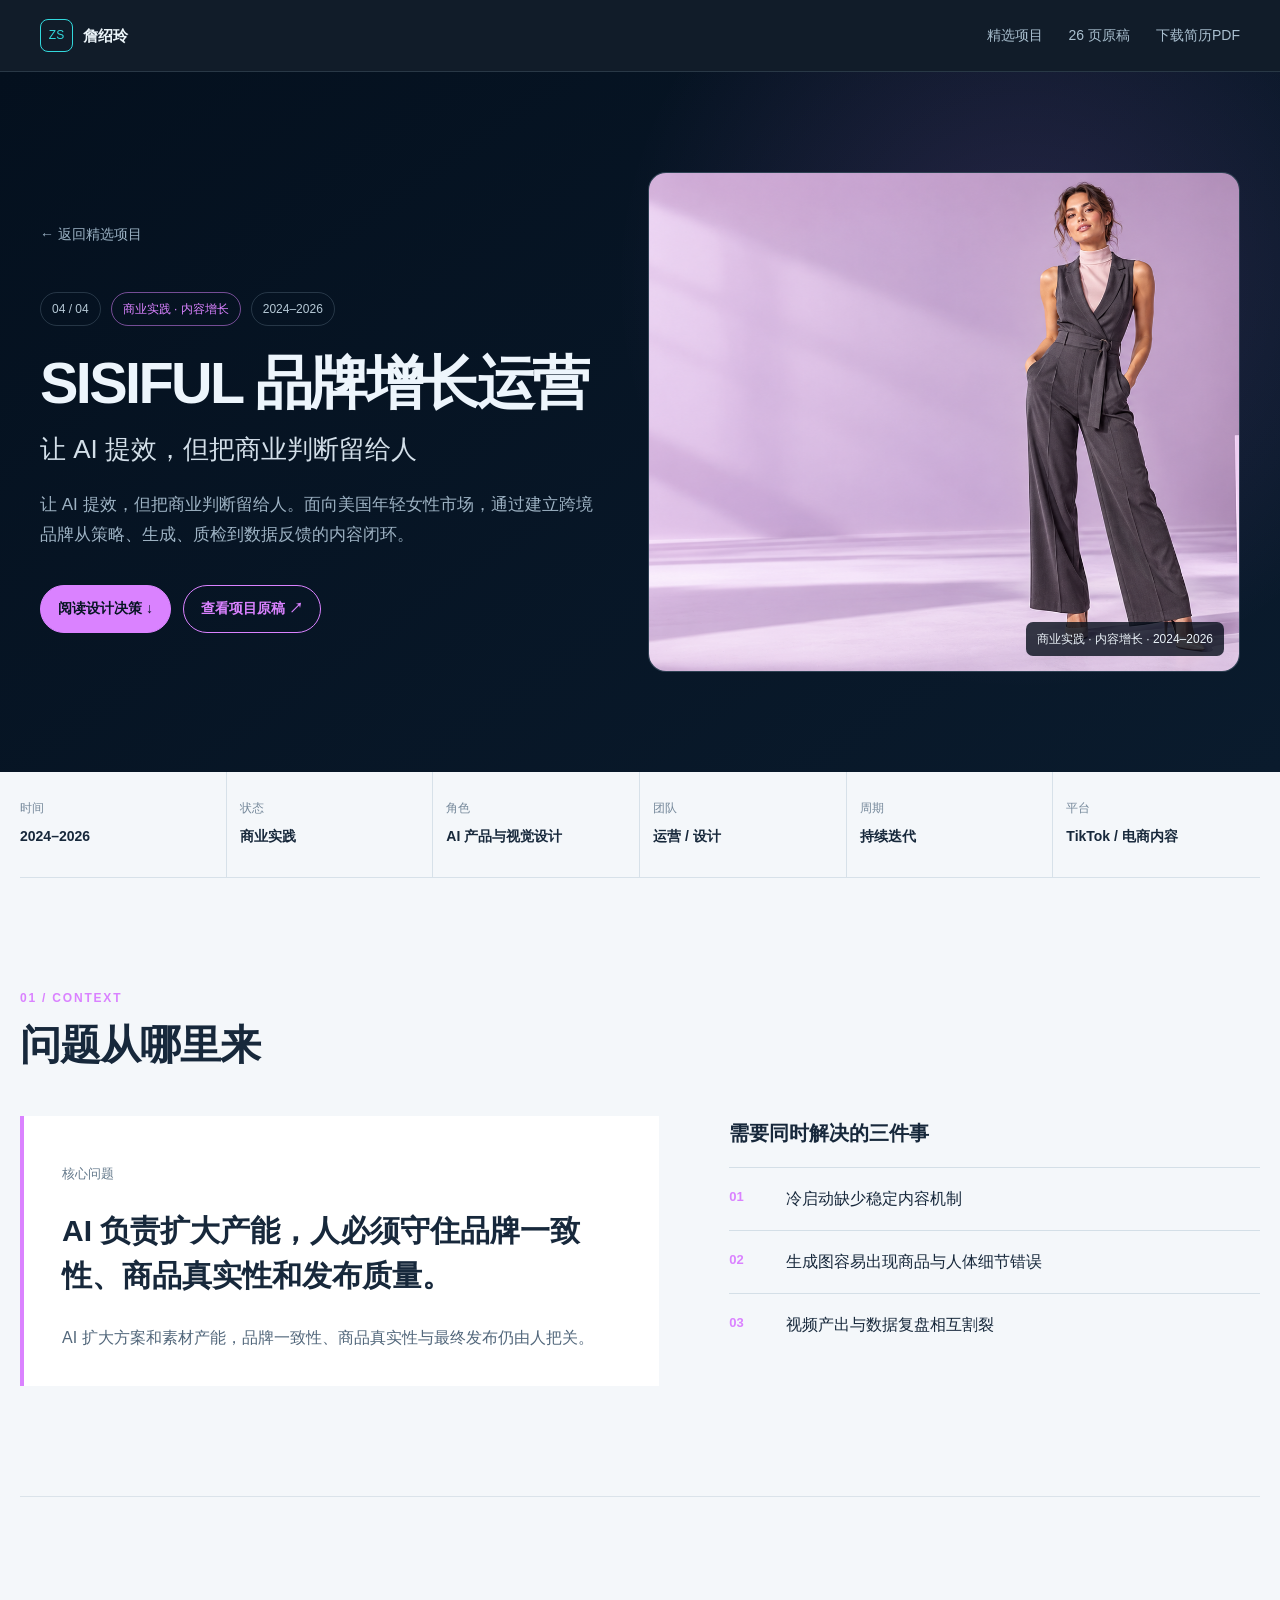
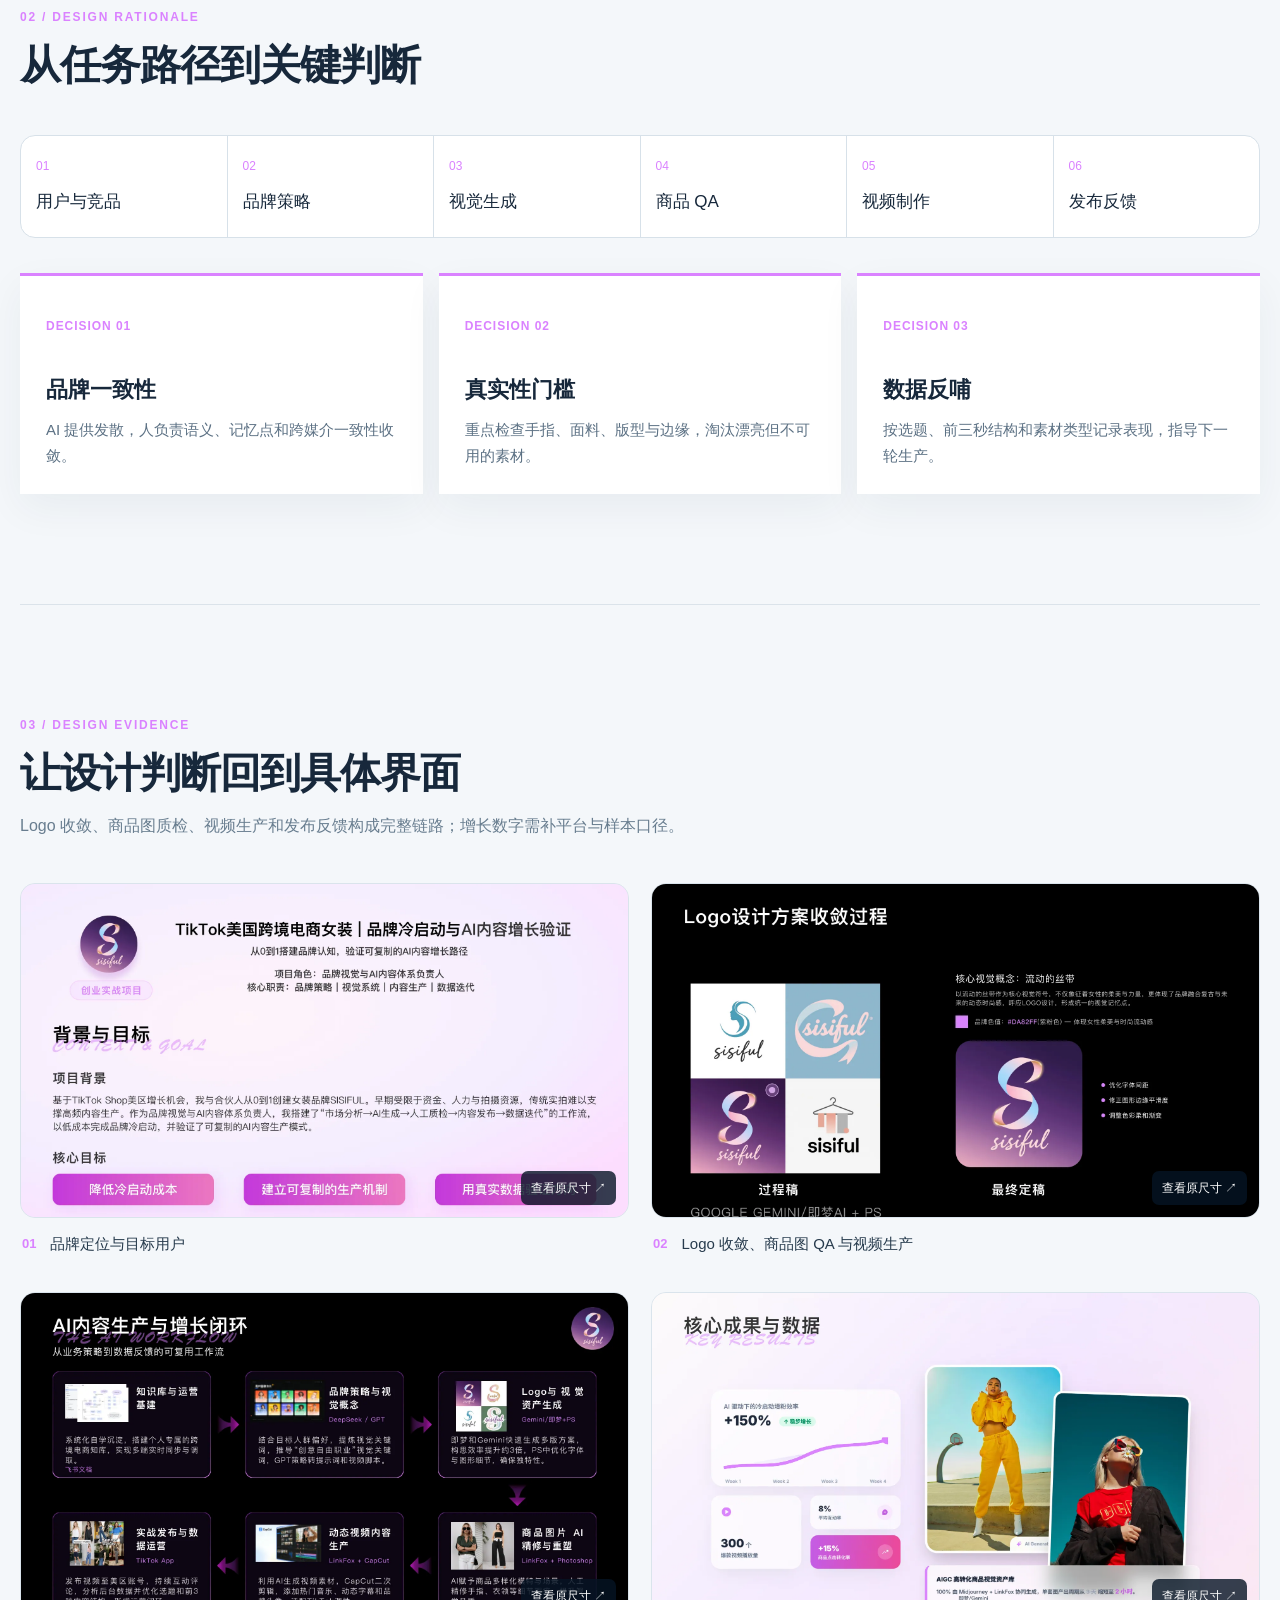
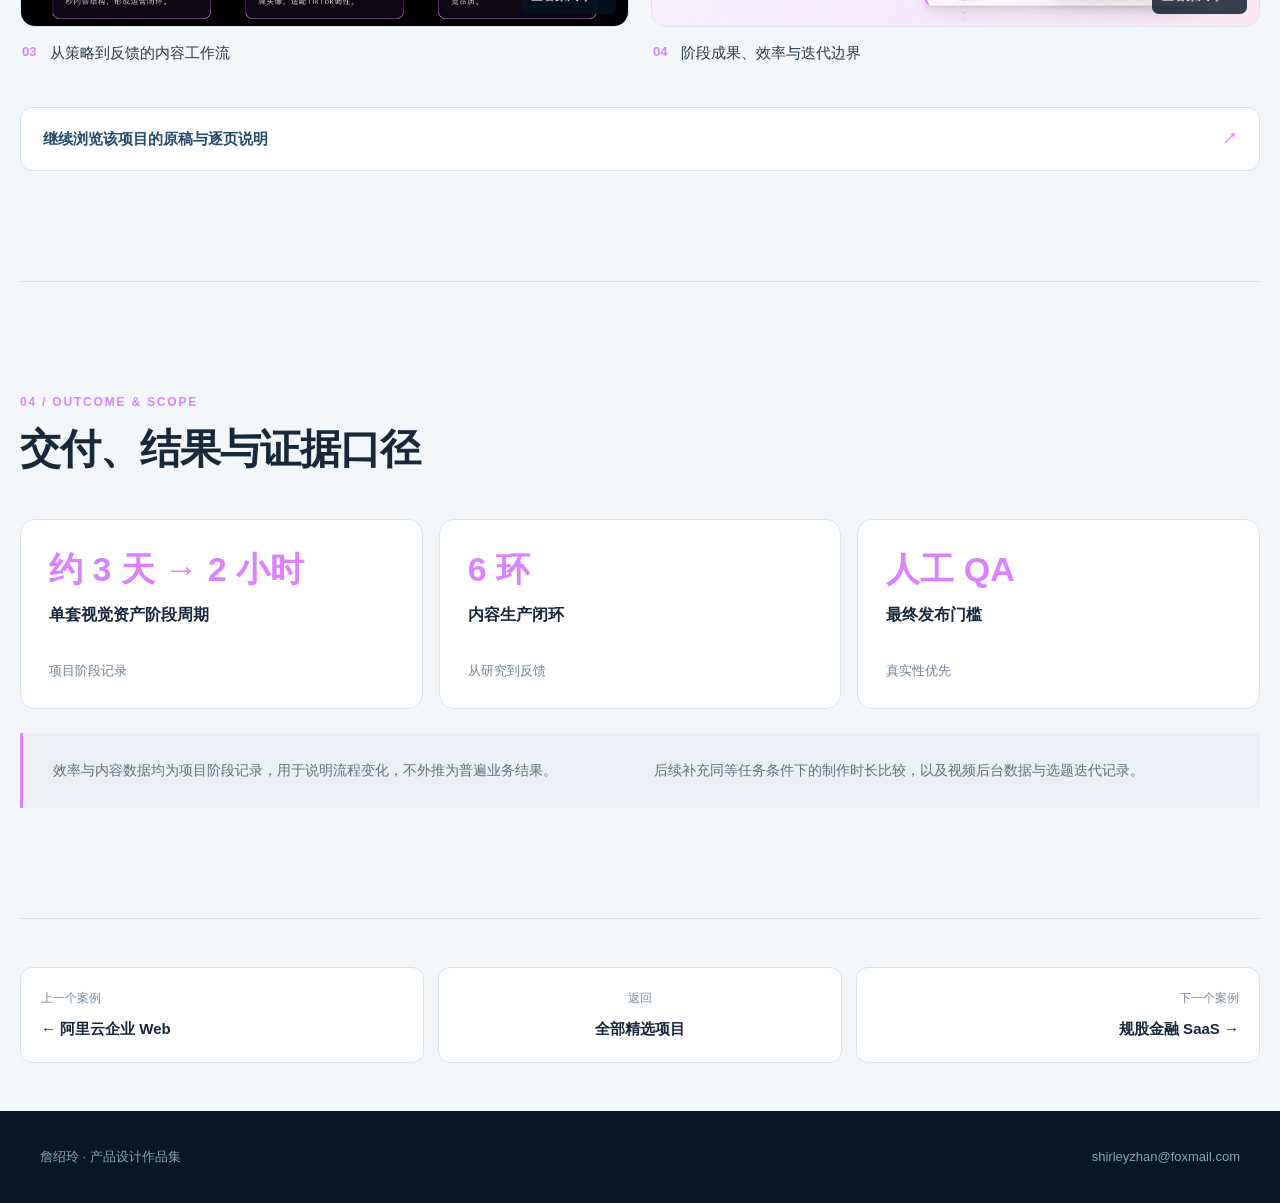
<file: work/sisiful/index.html>
<!DOCTYPE html><html lang="zh-CN"><head><meta charSet="utf-8"/><meta name="viewport" content="width=device-width, initial-scale=1"/><link rel="preload" href="/portfolio-update/sisiful-hero.png" as="image"/><link rel="stylesheet" href="/_next/static/css/index.nYnv36sW.css" data-rsc-css-href="/_next/static/css/index.nYnv36sW.css" data-precedence="vite-rsc/importer-resources"/><link rel="modulepreload" fetchPriority="low" href="/_next/static/chunks/index-inEf9PXJ.js"/><script src="/_next/static/chunks/rolldown-runtime-C60lm6uB.js" type="module" async=""></script><script src="/_next/static/chunks/framework-BgSIrAUN.js" type="module" async=""></script><link rel="modulepreload" href="/_next/static/chunks/layout-segment-context-Q57O0tAm.js" crossorigin=""/><title>SISIFUL 品牌增长运营｜詹绍玲产品设计作品集</title><meta name="description" content="建立跨境品牌从策略、生成、质检到数据反馈的内容闭环。"/><link rel="shortcut icon" href="/favicon.svg"/><link rel="icon" href="/favicon.svg"/><script>Object.assign(((self[Symbol.for("vinext.navigationRuntime")]??={bootstrap:{routeManifest:null},functions:{}}).bootstrap.rsc??={rsc:[]}),{params:{},nav:{"pathname":"/work/sisiful","searchParams":[]}})</script><link rel="modulepreload" href="/_next/static/chunks/index-inEf9PXJ.js" />
</head><body><main class="case-page accent-sisiful"><header class="case-nav"><a class="case-brand" href="/"><span>ZS</span><b>詹绍玲</b></a><nav aria-label="案例导航"><a href="/#work">精选项目</a><a href="/archive">26 页原稿</a><a href="/downloads/詹绍玲简历-产品设计师-13680752462.pdf" download="">下载简历PDF</a></nav></header><section class="case-hero"><div class="case-hero-copy"><a class="case-back" href="/#work">← 返回精选项目</a><div class="case-status"><span>04<!-- --> / 04</span><span>商业实践 · 内容增长</span><span>2024–2026</span></div><h1>SISIFUL 品牌增长运营</h1><p class="case-hero-subtitle">让 AI 提效，但把商业判断留给人</p><p class="case-hero-context">让 AI 提效，但把商业判断留给人。面向美国年轻女性市场，通过建立跨境品牌从策略、生成、质检到数据反馈的内容闭环。</p><div class="case-hero-actions"><a href="#case-decisions">阅读设计决策 ↓</a><a href="/archive#sisiful">查看项目原稿 ↗</a></div></div><figure class="case-hero-art"><img src="/portfolio-update/sisiful-hero.png" alt="SISIFUL 跨境电商品牌与 AI 内容增长"/><figcaption>商业实践 · 内容增长<!-- --> · <!-- -->2024–2026</figcaption></figure></section><section class="case-meta" aria-label="项目关键信息"><div><span>时间</span><b>2024–2026</b></div><div><span>状态</span><b>商业实践</b></div><div><span>角色</span><b>AI 产品与视觉设计</b></div><div><span>团队</span><b>运营 / 设计</b></div><div><span>周期</span><b>持续迭代</b></div><div><span>平台</span><b>TikTok / 电商内容</b></div></section><section class="case-section case-problem"><div class="case-section-heading"><p>01 / CONTEXT</p><h2>问题从哪里来</h2></div><div class="case-problem-grid"><div class="case-question"><span>核心问题</span><blockquote>AI 负责扩大产能，人必须守住品牌一致性、商品真实性和发布质量。</blockquote><p>AI 扩大方案和素材产能，品牌一致性、商品真实性与最终发布仍由人把关。</p></div><div class="case-challenges"><h3>需要同时解决的三件事</h3><div><span>01</span><p>冷启动缺少稳定内容机制</p></div><div><span>02</span><p>生成图容易出现商品与人体细节错误</p></div><div><span>03</span><p>视频产出与数据复盘相互割裂</p></div></div></div></section><section class="case-section case-task-section" id="case-decisions"><div class="case-section-heading"><p>02 / DESIGN RATIONALE</p><h2>从任务路径到关键判断</h2></div><ol class="case-task-flow"><li><span>01</span><b>用户与竞品</b></li><li><span>02</span><b>品牌策略</b></li><li><span>03</span><b>视觉生成</b></li><li><span>04</span><b>商品 QA</b></li><li><span>05</span><b>视频制作</b></li><li><span>06</span><b>发布反馈</b></li></ol><div class="case-decision-grid"><article><span>DECISION <!-- -->01</span><h3>品牌一致性</h3><p>AI 提供发散，人负责语义、记忆点和跨媒介一致性收敛。</p></article><article><span>DECISION <!-- -->02</span><h3>真实性门槛</h3><p>重点检查手指、面料、版型与边缘，淘汰漂亮但不可用的素材。</p></article><article><span>DECISION <!-- -->03</span><h3>数据反哺</h3><p>按选题、前三秒结构和素材类型记录表现，指导下一轮生产。</p></article></div></section><section class="case-section case-evidence" id="case-evidence"><div class="case-section-heading"><p>03 / DESIGN EVIDENCE</p><h2>让设计判断回到具体界面</h2><span>Logo 收敛、商品图质检、视频生产和发布反馈构成完整链路；增长数字需补平台与样本口径。</span></div><div class="case-evidence-grid"><figure class="case-evidence-item"><a href="/portfolio-2026/p12.webp" target="_blank" rel="noreferrer" aria-label="查看品牌定位与目标用户原尺寸"><img src="/portfolio-2026/p12.webp" alt="SISIFUL 品牌定位与目标用户" loading="lazy" style="object-position:top"/><span>查看原尺寸 ↗</span></a><figcaption><b>01</b>品牌定位与目标用户</figcaption></figure><figure class="case-evidence-item"><a href="/portfolio-2026/p13.webp" target="_blank" rel="noreferrer" aria-label="查看Logo 收敛、商品图 QA 与视频生产原尺寸"><img src="/portfolio-2026/p13.webp" alt="SISIFUL Logo、商品图与视频制作" loading="lazy" style="object-position:top"/><span>查看原尺寸 ↗</span></a><figcaption><b>02</b>Logo 收敛、商品图 QA 与视频生产</figcaption></figure><figure class="case-evidence-item"><a href="/portfolio-2026/p14.webp" target="_blank" rel="noreferrer" aria-label="查看从策略到反馈的内容工作流原尺寸"><img src="/portfolio-2026/p14.webp" alt="SISIFUL AI 内容生产流程" loading="lazy" style="object-position:center top"/><span>查看原尺寸 ↗</span></a><figcaption><b>03</b>从策略到反馈的内容工作流</figcaption></figure><figure class="case-evidence-item"><a href="/portfolio-2026/p15.webp" target="_blank" rel="noreferrer" aria-label="查看阶段成果、效率与迭代边界原尺寸"><img src="/portfolio-2026/p15.webp" alt="SISIFUL 阶段成果复盘" loading="lazy" style="object-position:top"/><span>查看原尺寸 ↗</span></a><figcaption><b>04</b>阶段成果、效率与迭代边界</figcaption></figure></div><a class="case-archive-link" href="/archive#sisiful">继续浏览该项目的原稿与逐页说明 <span>↗</span></a></section><section class="case-section case-outcomes"><div class="case-section-heading"><p>04 / OUTCOME &amp; SCOPE</p><h2>交付、结果与证据口径</h2></div><div class="case-metrics"><article><strong>约 3 天 → 2 小时</strong><b>单套视觉资产阶段周期</b><span>项目阶段记录</span></article><article><strong>6 环</strong><b>内容生产闭环</b><span>从研究到反馈</span></article><article><strong>人工 QA</strong><b>最终发布门槛</b><span>真实性优先</span></article></div><div class="case-scope"><p>效率与内容数据均为项目阶段记录，用于说明流程变化，不外推为普遍业务结果。</p><p>后续补充同等任务条件下的制作时长比较，以及视频后台数据与选题迭代记录。</p></div></section><nav class="case-pagination" aria-label="切换案例"><a href="/work/alibaba-cloud"><small>上一个案例</small><b>← <!-- -->阿里云企业 Web</b></a><a href="/#work"><small>返回</small><b>全部精选项目</b></a><a href="/work/equity-saas"><small>下一个案例</small><b>规股金融 SaaS<!-- --> →</b></a></nav><footer class="case-footer"><span>詹绍玲 · 产品设计作品集</span><a href="mailto:shirleyzhan@foxmail.com">shirleyzhan@foxmail.com</a></footer></main><script type="module" src="/_next/static/chunks/index-inEf9PXJ.js" id="_R_" async=""></script><script>((self[Symbol.for("vinext.navigationRuntime")]??={bootstrap:{routeManifest:null},functions:{}}).bootstrap.rsc??={rsc:[]}).rsc.push("2:I[\"de2e9d4301c1\",[],\"Children\",1]\n")</script><script>((self[Symbol.for("vinext.navigationRuntime")]??={bootstrap:{routeManifest:null},functions:{}}).bootstrap.rsc??={rsc:[]}).rsc.push("3:I[\"e6fa11587a15\",[],\"GlobalErrorBoundary\",1]\n")</script><script>((self[Symbol.for("vinext.navigationRuntime")]??={bootstrap:{routeManifest:null},functions:{}}).bootstrap.rsc??={rsc:[]}).rsc.push("4:I[\"2c63f4fe5a7a\",[],\"default\",1]\n")</script><script>((self[Symbol.for("vinext.navigationRuntime")]??={bootstrap:{routeManifest:null},functions:{}}).bootstrap.rsc??={rsc:[]}).rsc.push("5:I[\"e6fa11587a15\",[],\"ErrorBoundary\",1]\n")</script><script>((self[Symbol.for("vinext.navigationRuntime")]??={bootstrap:{routeManifest:null},functions:{}}).bootstrap.rsc??={rsc:[]}).rsc.push("6:I[\"ef9fc07896c4\",[],\"LayoutSegmentProvider\",1]\n")</script><script>((self[Symbol.for("vinext.navigationRuntime")]??={bootstrap:{routeManifest:null},functions:{}}).bootstrap.rsc??={rsc:[]}).rsc.push("7:I[\"de2e9d4301c1\",[],\"Slot\",1]\n")</script><script>((self[Symbol.for("vinext.navigationRuntime")]??={bootstrap:{routeManifest:null},functions:{}}).bootstrap.rsc??={rsc:[]}).rsc.push("8:I[\"bb23752f738e\",[],\"AppRouterScrollTarget\",1]\n")</script><script>((self[Symbol.for("vinext.navigationRuntime")]??={bootstrap:{routeManifest:null},functions:{}}).bootstrap.rsc??={rsc:[]}).rsc.push("9:I[\"e6fa11587a15\",[],\"RedirectBoundary\",1]\n")</script><script>((self[Symbol.for("vinext.navigationRuntime")]??={bootstrap:{routeManifest:null},functions:{}}).bootstrap.rsc??={rsc:[]}).rsc.push(":HL[\"/_next/static/css/index.nYnv36sW.css\",\"style\"     ]\n")</script><script>((self[Symbol.for("vinext.navigationRuntime")]??={bootstrap:{routeManifest:null},functions:{}}).bootstrap.rsc??={rsc:[]}).rsc.push("0:{\"__route\":\"route:/work/sisiful\",\"__interceptionContext\":null,\"__layoutIds\":[\"layout:/\"],\"__rootLayout\":\"/\",\"__sourcePage\":\"/work/sisiful/page\",\"page:/work/sisiful\":\"$L1\",\"layout:/\":[[[[\"$\",\"link\",\"css:/_next/static/css/index.nYnv36sW.css\",{\"rel\":\"stylesheet\",\"precedence\":\"vite-rsc/importer-resources\",\"href\":\"/_next/static/css/index.nYnv36sW.css\",\"data-rsc-css-href\":\"/_next/static/css/index.nYnv36sW.css\"}],\"$undefined\"],[\"$\",\"html\",null,{\"lang\":\"zh-CN\",\"children\":[\"$\",\"body\",null,{\"children\":[\"$\",\"$L2\",null,{}]}]}]],null],\"route:/work/sisiful\":[[[\"$\",\"meta\",null,{\"charSet\":\"utf-8\"}],[[\"$\",\"title\",\"0\",{\"children\":\"SISIFUL 品牌增长运营｜詹绍玲产品设计作品集\"}],[\"$\",\"meta\",\"1\",{\"name\":\"description\",\"content\":\"建立跨境品牌从策略、生成、质检到数据反馈的内容闭环。\"}],[\"$\",\"link\",\"2\",{\"rel\":\"shortcut icon\",\"href\":\"/favicon.svg\"}],[\"$\",\"link\",\"3\",{\"rel\":\"icon\",\"href\":\"/favicon.svg\"}]],[[\"$\",\"meta\",\"0\",{\"name\":\"viewport\",\"content\":\"width=device-width, initial-scale=1\"}]]],[\"$\",\"$L3\",null,{\"fallback\":\"$4\",\"children\":[\"$\",\"$L5\",null,{\"fallback\":\"$4\",\"children\":[\"$\",\"$L6\",null,{\"providerId\":\"layout:/\",\"segmentMap\":{\"children\":[\"work\",\"sisiful\"]},\"children\":[\"$\",\"$L7\",null,{\"id\":\"layout:/\",\"parallelSlots\":\"$undefined\",\"children\":[\"$\",\"$L8\",null,{\"children\":[\"$\",\"$L9\",null,{\"children\":[[\"$\",\"$L6\",null,{\"providerId\":\"page:/work/sisiful\",\"segmentMap\":{\"children\":[\"__PAGE__\"]},\"children\":[\"$\",\"$L7\",null,{\"id\":\"page:/work/sisiful\"}]}],null]}]}]}]}]}]}],null,null],\"__layoutFlags\":{\"layout:/\":\"s\"},\"__artifactCompatibility\":{\"schemaVersion\":1,\"graphVersion\":\"app-route-graph:13bf139ccbb3b4f0\",\"deploymentVersion\":\"c0a905db-fd1f-4c20-b97e-846e3ce0e160\",\"appElementsSchemaVersion\":1,\"rscPayloadSchemaVersion\":1,\"rootBoundaryId\":\"/\",\"renderEpoch\":null},\"__renderObservation\":{\"schemaVersion\":1,\"output\":{\"kind\":\"app-rsc\",\"mountedSlotsFingerprint\":null,\"renderEpoch\":null,\"rootBoundaryId\":\"/\",\"routeId\":\"route:/work/sisiful\"},\"completeness\":\"partial\",\"boundaryOutcome\":{\"kind\":\"unknown\"},\"requestApis\":[{\"kind\":\"connection\",\"status\":\"unknown\"},{\"kind\":\"cookies\",\"status\":\"unknown\"},{\"kind\":\"draftMode\",\"status\":\"unknown\"},{\"kind\":\"headers\",\"status\":\"unknown\"},{\"kind\":\"params\",\"status\":\"unknown\"},{\"kind\":\"searchParams\",\"status\":\"unknown\"}],\"dynamicFetches\":[],\"cacheTags\":[\"/work/sisiful\",\"_N_T_/layout\",\"_N_T_/work/layout\",\"_N_T_/work/sisiful\",\"_N_T_/work/sisiful/layout\",\"_N_T_/work/sisiful/page\"],\"pathTags\":[\"/work/sisiful\"],\"cacheability\":\"unknown\",\"downgrade\":{\"target\":\"freshRender\",\"reasons\":[{\"code\":\"CP_DOWNGRADE_CACHEABILITY_UNKNOWN\",\"target\":\"freshRender\"},{\"code\":\"CP_DOWNGRADE_INCOMPLETE_OBSERVATION\",\"completeness\":\"partial\",\"target\":\"freshRender\"},{\"code\":\"CP_DOWNGRADE_UNKNOWN_REQUEST_API\",\"requestApi\":\"connection\",\"target\":\"freshRender\"},{\"code\":\"CP_DOWNGRADE_UNKNOWN_REQUEST_API\",\"requestApi\":\"cookies\",\"target\":\"freshRender\"},{\"code\":\"CP_DOWNGRADE_UNKNOWN_REQUEST_API\",\"requestApi\":\"draftMode\",\"target\":\"freshRender\"},{\"code\":\"CP_DOWNGRADE_UNKNOWN_REQUEST_API\",\"requestApi\":\"headers\",\"target\":\"freshRender\"},{\"code\":\"CP_DOWNGRADE_UNKNOWN_REQUEST_API\",\"requestApi\":\"params\",\"target\":\"freshRender\"},{\"code\":\"CP_DOWNGRADE_UNKNOWN_REQUEST_API\",\"requestApi\":\"searchParams\",\"target\":\"freshRender\"}],\"fallback\":{\"kind\":\"breakerFallback\",\"code\":\"CP_PRIVATE_DYNAMIC_DOWNGRADE\",\"mode\":\"renderFresh\",\"scope\":\"affectedOutput\",\"fields\":{\"reasonCodes\":[\"CP_DOWNGRADE_CACHEABILITY_UNKNOWN\",\"CP_DOWNGRADE_INCOMPLETE_OBSERVATION\",\"CP_DOWNGRADE_UNKNOWN_REQUEST_API\",\"CP_DOWNGRADE_UNKNOWN_REQUEST_API\",\"CP_DOWNGRADE_UNKNOWN_REQUEST_API\",\"CP_DOWNGRADE_UNKNOWN_REQUEST_API\",\"CP_DOWNGRADE_UNKNOWN_REQUEST_API\",\"CP_DOWNGRADE_UNKNOWN_REQUEST_API\"],\"target\":\"freshRender\"}},\"isPublicCacheCandidate\":false}}}\n")</script><script>((self[Symbol.for("vinext.navigationRuntime")]??={bootstrap:{routeManifest:null},functions:{}}).bootstrap.rsc??={rsc:[]}).rsc.push(":HL[\"/portfolio-update/sisiful-hero.png\",\"image\"]\n")</script><script>((self[Symbol.for("vinext.navigationRuntime")]??={bootstrap:{routeManifest:null},functions:{}}).bootstrap.rsc??={rsc:[]}).rsc.push("1:[\"$\",\"main\",null,{\"className\":\"case-page accent-sisiful\",\"children\":[[\"$\",\"header\",null,{\"className\":\"case-nav\",\"children\":[[\"$\",\"a\",null,{\"className\":\"case-brand\",\"href\":\"/\",\"children\":[[\"$\",\"span\",null,{\"children\":\"ZS\"}],[\"$\",\"b\",null,{\"children\":\"詹绍玲\"}]]}],[\"$\",\"nav\",null,{\"aria-label\":\"案例导航\",\"children\":[[\"$\",\"a\",null,{\"href\":\"/#work\",\"children\":\"精选项目\"}],[\"$\",\"a\",null,{\"href\":\"/archive\",\"children\":\"26 页原稿\"}],[\"$\",\"a\",null,{\"href\":\"/downloads/詹绍玲简历-产品设计师-13680752462.pdf\",\"download\":true,\"children\":\"下载简历PDF\"}]]}]]}],[\"$\",\"section\",null,{\"className\":\"case-hero\",\"children\":[[\"$\",\"div\",null,{\"className\":\"case-hero-copy\",\"children\":[[\"$\",\"a\",null,{\"className\":\"case-back\",\"href\":\"/#work\",\"children\":\"← 返回精选项目\"}],[\"$\",\"div\",null,{\"className\":\"case-status\",\"children\":[[\"$\",\"span\",null,{\"children\":[\"04\",\" / 04\"]}],[\"$\",\"span\",null,{\"children\":\"商业实践 · 内容增长\"}],[\"$\",\"span\",null,{\"children\":\"2024–2026\"}]]}],[\"$\",\"h1\",null,{\"children\":\"SISIFUL 品牌增长运营\"}],[\"$\",\"p\",null,{\"className\":\"case-hero-subtitle\",\"children\":\"让 AI 提效，但把商业判断留给人\"}],[\"$\",\"p\",null,{\"className\":\"case-hero-context\",\"children\":\"让 AI 提效，但把商业判断留给人。面向美国年轻女性市场，通过建立跨境品牌从策略、生成、质检到数据反馈的内容闭环。\"}],[\"$\",\"div\",null,{\"className\":\"case-hero-actions\",\"children\":[[\"$\",\"a\",null,{\"href\":\"#case-decisions\",\"children\":\"阅读设计决策 ↓\"}],[\"$\",\"a\",null,{\"href\":\"/archive#sisiful\",\"children\":\"查看项目原稿 ↗\"}]]}]]}],[\"$\",\"figure\",null,{\"className\":\"case-hero-art\",\"children\":[[\"$\",\"img\",null,{\"src\":\"/portfolio-update/sisiful-hero.png\",\"alt\":\"SISIFUL 跨境电商品牌与 AI 内容增长\"}],[\"$\",\"figcaption\",null,{\"children\":[\"商业实践 · 内容增长\",\" · \",\"2024–2026\"]}]]}]]}],[\"$\",\"section\",null,{\"className\":\"case-meta\",\"aria-label\":\"项目关键信息\",\"children\":[[\"$\",\"div\",\"时间\",{\"children\":[[\"$\",\"span\",null,{\"children\":\"时间\"}],[\"$\",\"b\",null,{\"children\":\"2024–2026\"}]]}],[\"$\",\"div\",\"状态\",{\"children\":[[\"$\",\"span\",null,{\"children\":\"状态\"}],[\"$\",\"b\",null,{\"children\":\"商业实践\"}]]}],[\"$\",\"div\",\"角色\",{\"children\":[[\"$\",\"span\",null,{\"children\":\"角色\"}],[\"$\",\"b\",null,{\"children\":\"AI 产品与视觉设计\"}]]}],[\"$\",\"div\",\"团队\",{\"children\":[[\"$\",\"span\",null,{\"children\":\"团队\"}],[\"$\",\"b\",null,{\"children\":\"运营 / 设计\"}]]}],[\"$\",\"div\",\"周期\",{\"children\":[[\"$\",\"span\",null,{\"children\":\"周期\"}],[\"$\",\"b\",null,{\"children\":\"持续迭代\"}]]}],[\"$\",\"div\",\"平台\",{\"children\":[[\"$\",\"span\",null,{\"children\":\"平台\"}],[\"$\",\"b\",null,{\"children\":\"TikTok / 电商内容\"}]]}]]}],[\"$\",\"section\",null,{\"className\":\"case-section case-problem\",\"children\":[[\"$\",\"div\",null,{\"className\":\"case-section-heading\",\"children\":[[\"$\",\"p\",null,{\"children\":\"01 / CONTEXT\"}],[\"$\",\"h2\",null,{\"children\":\"问题从哪里来\"}]]}],[\"$\",\"div\",null,{\"className\":\"case-problem-grid\",\"children\":[[\"$\",\"div\",null,{\"className\":\"case-question\",\"children\":[[\"$\",\"span\",null,{\"children\":\"核心问题\"}],[\"$\",\"blockquote\",null,{\"children\":\"AI 负责扩大产能，人必须守住品牌一致性、商品真实性和发布质量。\"}],[\"$\",\"p\",null,{\"children\":\"AI 扩大方案和素材产能，品牌一致性、商品真实性与最终发布仍由人把关。\"}]]}],[\"$\",\"div\",null,{\"className\":\"case-challenges\",\"children\":[[\"$\",\"h3\",null,{\"children\":\"需要同时解决的三件事\"}],[[\"$\",\"div\",\"冷启动缺少稳定内容机制\",{\"children\":[[\"$\",\"span\",null,{\"children\":\"01\"}],[\"$\",\"p\",null,{\"children\":\"冷启动缺少稳定内容机制\"}]]}],[\"$\",\"div\",\"生成图容易出现商品与人体细节错误\",{\"children\":[[\"$\",\"span\",null,{\"children\":\"02\"}],[\"$\",\"p\",null,{\"children\":\"生成图容易出现商品与人体细节错误\"}]]}],[\"$\",\"div\",\"视频产出与数据复盘相互割裂\",{\"children\":[[\"$\",\"span\",null,{\"children\":\"03\"}],[\"$\",\"p\",null,{\"children\":\"视频产出与数据复盘相互割裂\"}]]}]]]}]]}]]}],[\"$\",\"section\",null,{\"className\":\"case-section case-task-section\",\"id\":\"case-decisions\",\"children\":[[\"$\",\"div\",null,{\"className\":\"case-section-heading\",\"children\":[[\"$\",\"p\",null,{\"children\":\"02 / DESIGN RATIONALE\"}],[\"$\",\"h2\",null,{\"children\":\"从任务路径到关键判断\"}]]}],[\"$\",\"ol\",null,{\"className\":\"case-task-flow\",\"children\":[[\"$\",\"li\",\"用户与竞品\",{\"children\":[[\"$\",\"span\",null,{\"children\":\"01\"}],[\"$\",\"b\",null,{\"children\":\"用户与竞品\"}]]}],[\"$\",\"li\",\"品牌策略\",{\"children\":[[\"$\",\"span\",null,{\"children\":\"02\"}],[\"$\",\"b\",null,{\"children\":\"品牌策略\"}]]}],[\"$\",\"li\",\"视觉生成\",{\"children\":[[\"$\",\"span\",null,{\"children\":\"03\"}],[\"$\",\"b\",null,{\"children\":\"视觉生成\"}]]}],[\"$\",\"li\",\"商品 QA\",{\"children\":[[\"$\",\"span\",null,{\"children\":\"04\"}],[\"$\",\"b\",null,{\"children\":\"商品 QA\"}]]}],[\"$\",\"li\",\"视频制作\",{\"children\":[[\"$\",\"span\",null,{\"children\":\"05\"}],[\"$\",\"b\",null,{\"children\":\"视频制作\"}]]}],[\"$\",\"li\",\"发布反馈\",{\"children\":[[\"$\",\"span\",null,{\"children\":\"06\"}],[\"$\",\"b\",null,{\"children\":\"发布反馈\"}]]}]]}],[\"$\",\"div\",null,{\"className\":\"case-decision-grid\",\"children\":[[\"$\",\"article\",\"品牌一致性\",{\"children\":[[\"$\",\"span\",null,{\"children\":[\"DECISION \",\"01\"]}],[\"$\",\"h3\",null,{\"children\":\"品牌一致性\"}],[\"$\",\"p\",null,{\"children\":\"AI 提供发散，人负责语义、记忆点和跨媒介一致性收敛。\"}]]}],[\"$\",\"article\",\"真实性门槛\",{\"children\":[[\"$\",\"span\",null,{\"children\":[\"DECISION \",\"02\"]}],[\"$\",\"h3\",null,{\"children\":\"真实性门槛\"}],[\"$\",\"p\",null,{\"children\":\"重点检查手指、面料、版型与边缘，淘汰漂亮但不可用的素材。\"}]]}],[\"$\",\"article\",\"数据反哺\",{\"children\":[[\"$\",\"span\",null,{\"children\":[\"DECISION \",\"03\"]}],[\"$\",\"h3\",null,{\"children\":\"数据反哺\"}],[\"$\",\"p\",null,{\"children\":\"按选题、前三秒结构和素材类型记录表现，指导下一轮生产。\"}]]}]]}]]}],[\"$\",\"section\",null,{\"className\":\"case-section case-evidence\",\"id\":\"case-evidence\",\"children\":[[\"$\",\"div\",null,{\"className\":\"case-section-heading\",\"children\":[[\"$\",\"p\",null,{\"children\":\"03 / DESIGN EVIDENCE\"}],[\"$\",\"h2\",null,{\"children\":\"让设计判断回到具体界面\"}],\"$La\"]}],\"$Lb\",\"$Lc\"]}],\"$Ld\",\"$Le\",\"$Lf\"]}]\n")</script><script>((self[Symbol.for("vinext.navigationRuntime")]??={bootstrap:{routeManifest:null},functions:{}}).bootstrap.rsc??={rsc:[]}).rsc.push("a:[\"$\",\"span\",null,{\"children\":\"Logo 收敛、商品图质检、视频生产和发布反馈构成完整链路；增长数字需补平台与样本口径。\"}]\n")</script><script>((self[Symbol.for("vinext.navigationRuntime")]??={bootstrap:{routeManifest:null},functions:{}}).bootstrap.rsc??={rsc:[]}).rsc.push("b:[\"$\",\"div\",null,{\"className\":\"case-evidence-grid\",\"children\":[[\"$\",\"figure\",\"/portfolio-2026/p12.webp\",{\"className\":\"case-evidence-item\",\"children\":[[\"$\",\"a\",null,{\"href\":\"/portfolio-2026/p12.webp\",\"target\":\"_blank\",\"rel\":\"noreferrer\",\"aria-label\":\"查看品牌定位与目标用户原尺寸\",\"children\":[[\"$\",\"img\",null,{\"src\":\"/portfolio-2026/p12.webp\",\"alt\":\"SISIFUL 品牌定位与目标用户\",\"loading\":\"lazy\",\"style\":{\"objectPosition\":\"top\"}}],[\"$\",\"span\",null,{\"children\":\"查看原尺寸 ↗\"}]]}],[\"$\",\"figcaption\",null,{\"children\":[[\"$\",\"b\",null,{\"children\":\"01\"}],\"品牌定位与目标用户\"]}]]}],[\"$\",\"figure\",\"/portfolio-2026/p13.webp\",{\"className\":\"case-evidence-item\",\"children\":[[\"$\",\"a\",null,{\"href\":\"/portfolio-2026/p13.webp\",\"target\":\"_blank\",\"rel\":\"noreferrer\",\"aria-label\":\"查看Logo 收敛、商品图 QA 与视频生产原尺寸\",\"children\":[[\"$\",\"img\",null,{\"src\":\"/portfolio-2026/p13.webp\",\"alt\":\"SISIFUL Logo、商品图与视频制作\",\"loading\":\"lazy\",\"style\":{\"objectPosition\":\"top\"}}],[\"$\",\"span\",null,{\"children\":\"查看原尺寸 ↗\"}]]}],[\"$\",\"figcaption\",null,{\"children\":[[\"$\",\"b\",null,{\"children\":\"02\"}],\"Logo 收敛、商品图 QA 与视频生产\"]}]]}],[\"$\",\"figure\",\"/portfolio-2026/p14.webp\",{\"className\":\"case-evidence-item\",\"children\":[[\"$\",\"a\",null,{\"href\":\"/portfolio-2026/p14.webp\",\"target\":\"_blank\",\"rel\":\"noreferrer\",\"aria-label\":\"查看从策略到反馈的内容工作流原尺寸\",\"children\":[[\"$\",\"img\",null,{\"src\":\"/portfolio-2026/p14.webp\",\"alt\":\"SISIFUL AI 内容生产流程\",\"loading\":\"lazy\",\"style\":{\"objectPosition\":\"center top\"}}],[\"$\",\"span\",null,{\"children\":\"查看原尺寸 ↗\"}]]}],[\"$\",\"figcaption\",null,{\"children\":[[\"$\",\"b\",null,{\"children\":\"03\"}],\"从策略到反馈的内容工作流\"]}]]}],[\"$\",\"figure\",\"/portfolio-2026/p15.webp\",{\"className\":\"case-evidence-item\",\"children\":[[\"$\",\"a\",null,{\"href\":\"/portfolio-2026/p15.webp\",\"target\":\"_blank\",\"rel\":\"noreferrer\",\"aria-label\":\"查看阶段成果、效率与迭代边界原尺寸\",\"children\":[[\"$\",\"img\",null,{\"src\":\"/portfolio-2026/p15.webp\",\"alt\":\"SISIFUL 阶段成果复盘\",\"loading\":\"lazy\",\"style\":{\"objectPosition\":\"top\"}}],[\"$\",\"span\",null,{\"children\":\"查看原尺寸 ↗\"}]]}],[\"$\",\"figcaption\",null,{\"children\":[[\"$\",\"b\",null,{\"children\":\"04\"}],\"阶段成果、效率与迭代边界\"]}]]}]]}]\n")</script><script>((self[Symbol.for("vinext.navigationRuntime")]??={bootstrap:{routeManifest:null},functions:{}}).bootstrap.rsc??={rsc:[]}).rsc.push("c:[\"$\",\"a\",null,{\"className\":\"case-archive-link\",\"href\":\"/archive#sisiful\",\"children\":[\"继续浏览该项目的原稿与逐页说明 \",[\"$\",\"span\",null,{\"children\":\"↗\"}]]}]\n")</script><script>((self[Symbol.for("vinext.navigationRuntime")]??={bootstrap:{routeManifest:null},functions:{}}).bootstrap.rsc??={rsc:[]}).rsc.push("d:[\"$\",\"section\",null,{\"className\":\"case-section case-outcomes\",\"children\":[[\"$\",\"div\",null,{\"className\":\"case-section-heading\",\"children\":[[\"$\",\"p\",null,{\"children\":\"04 / OUTCOME \u0026 SCOPE\"}],[\"$\",\"h2\",null,{\"children\":\"交付、结果与证据口径\"}]]}],[\"$\",\"div\",null,{\"className\":\"case-metrics\",\"children\":[[\"$\",\"article\",\"单套视觉资产阶段周期\",{\"children\":[[\"$\",\"strong\",null,{\"children\":\"约 3 天 → 2 小时\"}],[\"$\",\"b\",null,{\"children\":\"单套视觉资产阶段周期\"}],[\"$\",\"span\",null,{\"children\":\"项目阶段记录\"}]]}],[\"$\",\"article\",\"内容生产闭环\",{\"children\":[[\"$\",\"strong\",null,{\"children\":\"6 环\"}],[\"$\",\"b\",null,{\"children\":\"内容生产闭环\"}],[\"$\",\"span\",null,{\"children\":\"从研究到反馈\"}]]}],[\"$\",\"article\",\"最终发布门槛\",{\"children\":[[\"$\",\"strong\",null,{\"children\":\"人工 QA\"}],[\"$\",\"b\",null,{\"children\":\"最终发布门槛\"}],[\"$\",\"span\",null,{\"children\":\"真实性优先\"}]]}]]}],[\"$\",\"div\",null,{\"className\":\"case-scope\",\"children\":[[\"$\",\"p\",null,{\"children\":\"效率与内容数据均为项目阶段记录，用于说明流程变化，不外推为普遍业务结果。\"}],[\"$\",\"p\",null,{\"children\":\"后续补充同等任务条件下的制作时长比较，以及视频后台数据与选题迭代记录。\"}]]}]]}]\n")</script><script>((self[Symbol.for("vinext.navigationRuntime")]??={bootstrap:{routeManifest:null},functions:{}}).bootstrap.rsc??={rsc:[]}).rsc.push("e:[\"$\",\"nav\",null,{\"className\":\"case-pagination\",\"aria-label\":\"切换案例\",\"children\":[[\"$\",\"a\",null,{\"href\":\"/work/alibaba-cloud\",\"children\":[[\"$\",\"small\",null,{\"children\":\"上一个案例\"}],[\"$\",\"b\",null,{\"children\":[\"← \",\"阿里云企业 Web\"]}]]}],[\"$\",\"a\",null,{\"href\":\"/#work\",\"children\":[[\"$\",\"small\",null,{\"children\":\"返回\"}],[\"$\",\"b\",null,{\"children\":\"全部精选项目\"}]]}],[\"$\",\"a\",null,{\"href\":\"/work/equity-saas\",\"children\":[[\"$\",\"small\",null,{\"children\":\"下一个案例\"}],[\"$\",\"b\",null,{\"children\":[\"规股金融 SaaS\",\" →\"]}]]}]]}]\n")</script><script>((self[Symbol.for("vinext.navigationRuntime")]??={bootstrap:{routeManifest:null},functions:{}}).bootstrap.rsc??={rsc:[]}).rsc.push("f:[\"$\",\"footer\",null,{\"className\":\"case-footer\",\"children\":[[\"$\",\"span\",null,{\"children\":\"詹绍玲 · 产品设计作品集\"}],[\"$\",\"a\",null,{\"href\":\"mailto:shirleyzhan@foxmail.com\",\"children\":\"shirleyzhan@foxmail.com\"}]]}]\n")</script><script>Object.assign(((self[Symbol.for("vinext.navigationRuntime")]??={bootstrap:{routeManifest:null},functions:{}}).bootstrap.rsc??={rsc:[]}),{"initialCacheKind":"static"});((self[Symbol.for("vinext.navigationRuntime")]??={bootstrap:{routeManifest:null},functions:{}}).bootstrap.rsc??={rsc:[]}).done=true</script></body></html>
</file>
<file: _next/static/css/index.nYnv36sW.css>
:root{--ink:#081426;--muted:#64748b;--line:#dce5ed;--paper:#f6f8fb;--navy:#03101f;--cyan:#32d8dc;--blue:#4e70ff;--orange:#ff7a21;--yellow:#ffc62e;--violet:#8d5cf5}*{box-sizing:border-box}html{scroll-behavior:smooth;background:#dfe5eb}body{color:var(--ink);-webkit-font-smoothing:antialiased;background:#dfe5eb;margin:0;font-family:Inter,PingFang SC,Microsoft YaHei,sans-serif}a{color:inherit;text-decoration:none}img{max-width:100%;display:block}.portfolio-deck{width:100%;padding:20px 0}.portfolio-page{background:var(--paper);isolation:isolate;width:min(100% - 40px,1920px);min-height:max(720px,56.25vw - 22.5px);max-height:1080px;margin:0 auto 20px;padding:clamp(52px,5vw,96px) clamp(58px,6.3vw,120px) clamp(58px,5vw,92px);position:relative;overflow:hidden;box-shadow:0 14px 50px #17263a1f}.portfolio-page:before{content:"";z-index:-1;background:radial-gradient(circle,#2fd6da26,#0000 68%);border-radius:50%;width:620px;height:620px;position:absolute;top:-420px;left:18%}.dark-page{color:#f4f8fb;background:linear-gradient(145deg,#030b19,#06182a 68%,#07202d)}.dark-page:before{background:radial-gradient(circle,#2fd6da30,#0000 67%)}.page-heading{align-items:flex-start;gap:30px;margin-bottom:clamp(36px,4vw,70px);display:flex}.page-number{color:var(--blue);letter-spacing:-.06em;font-size:clamp(40px,4.3vw,78px);font-weight:700;line-height:.85}.page-heading p,.eyebrow{color:var(--blue);letter-spacing:.22em;text-transform:uppercase;margin:0 0 12px;font-size:13px;font-weight:700}.dark-page .page-heading p,.dark-page .eyebrow{color:var(--cyan)}.page-heading h2{letter-spacing:-.045em;max-width:1320px;margin:0;font-size:clamp(36px,4vw,72px);line-height:1.12}.page-heading span{color:var(--muted);margin-top:14px;font-size:clamp(15px,1.3vw,22px);display:block}.dark-page .page-heading span{color:#91a4b8}.page-footer{color:#8190a1;letter-spacing:.16em;text-transform:uppercase;border-top:1px solid #74899f40;justify-content:space-between;padding-top:13px;font-size:11px;display:flex;position:absolute;bottom:24px;left:clamp(58px,6.3vw,120px);right:clamp(58px,6.3vw,120px)}.page-footer b{color:currentColor}.pills{flex-wrap:wrap;gap:8px;display:flex}.pills span{color:#617085;border:1px solid #667e9542;border-radius:999px;padding:8px 13px;font-size:12px;font-weight:600}.dark-page .pills span,.project-opener .pills span{color:#b9c8d8;border-color:#b0cbe338}.portfolio-image{background:#dce3eb;border-radius:26px;margin:0;overflow:hidden}.portfolio-image img{object-fit:cover;width:100%;height:100%}.cover-page{grid-template-columns:.9fr 1.1fr;align-items:center;gap:4vw;display:grid}.cover-copy{z-index:2;position:relative}.cover-copy h1{letter-spacing:-.08em;margin:22px 0 18px;font-size:clamp(68px,8vw,148px);line-height:.86}.cover-copy h1 em{color:var(--cyan);font-style:normal}.cover-copy h2{color:#9fb2c5;margin:0 0 55px;font-size:clamp(21px,2vw,34px);font-weight:500}.cover-person{align-items:baseline;gap:18px;margin-bottom:25px;display:flex}.cover-person b{font-size:clamp(28px,3vw,48px)}.cover-person span{color:#91a4b7;font-size:20px}.cover-visual{border:1px solid #4cdede52;height:72%;min-height:500px;box-shadow:0 0 80px #26ced929}.cover-visual img{transform-origin:100%;transform:scale(1.4)}.cover-visual:after{content:"AI PRODUCT";position:absolute;bottom:8%;right:8%}.profile-layout{grid-template-columns:24% 1fr;align-items:start;gap:4vw;display:grid}.portrait{border-radius:28px;height:clamp(320px,28vw,500px);margin:0;overflow:hidden;box-shadow:18px 22px #dbe7ef}.portrait img{object-fit:cover;object-position:center 24%;width:100%;height:100%}.profile-summary>p{color:#34465d;max-width:1100px;margin:0 0 24px;font-size:clamp(18px,1.65vw,28px);line-height:1.8}.facts{gap:12px;margin-bottom:34px;display:flex}.facts span{color:#40536b;background:#e8eff6;border-radius:8px;padding:9px 14px;font-size:13px;font-weight:600}.capability-line{grid-template-columns:repeat(4,1fr);gap:12px;display:grid}.capability-line div{color:#fff;background:linear-gradient(145deg,#07172b,#0b3043);border-radius:18px;min-height:140px;padding:24px 20px;position:relative;overflow:hidden}.capability-line div:after{content:"";border:16px solid #36dfdc1f;border-radius:50%;width:90px;height:90px;position:absolute;bottom:-40px;right:-35px}.capability-line b,.capability-line span{z-index:1;display:block;position:relative}.capability-line b{margin-bottom:12px;font-size:18px}.capability-line span{color:#a8bacb;font-size:13px;line-height:1.6}.experience-line{background:var(--line);border:1px solid var(--line);border-radius:16px;grid-template-columns:repeat(5,1fr);gap:1px;margin-top:38px;display:grid;overflow:hidden}.experience-line div{background:#fff;min-height:118px;padding:20px}.experience-line time,.experience-line b,.experience-line span{display:block}.experience-line time{color:var(--blue);margin-bottom:12px;font-size:12px;font-weight:700}.experience-line b{min-height:40px;font-size:14px;line-height:1.4}.experience-line span{color:var(--muted);margin-top:6px;font-size:12px}.contents-grid{grid-template-columns:repeat(4,1fr);gap:16px;display:grid}.content-card{background:#ffffff0e;border:1px solid #95b1ca2e;border-radius:22px;min-height:370px;padding:30px 26px;position:relative;overflow:hidden}.content-card:after{content:"";background:var(--accent);filter:blur(30px);opacity:.28;border-radius:50%;width:160px;height:160px;position:absolute;bottom:-80px;right:-80px}.content-card>span{color:var(--accent);font-size:46px;font-weight:700}.content-card small{color:#859bb0;letter-spacing:.12em;margin:50px 0 12px;font-size:11px;display:block}.content-card h3{margin:0 0 14px;font-size:clamp(22px,2vw,32px)}.content-card p{color:#adbdca;min-height:70px;margin:0 0 25px;font-size:14px;line-height:1.7}.accent-voice{--accent:#6d86ff}.accent-equity{--accent:#ffc72f}.accent-sisiful{--accent:#b65df5}.accent-aliyun{--accent:#ff7928}.contents-secondary{color:#91a4b6;gap:34px;margin-top:28px;font-size:14px;display:flex}.project-opener{color:#fff;grid-template-rows:1fr auto;grid-template-columns:.83fr 1.17fr;gap:28px 5vw;display:grid}.project-opener:after{content:"";z-index:-1;background:linear-gradient(90deg,#020a18 0% 48%,#020a18eb 61%,#0309141f 84%);position:absolute;inset:0}.project-opener-copy{z-index:2;align-self:center}.project-index{z-index:3;color:#8ca3b8;letter-spacing:.18em;font-size:12px;font-weight:700;position:absolute;top:40px;left:clamp(58px,6.3vw,120px)}.project-opener-copy>p{color:var(--accent);letter-spacing:.12em;text-transform:uppercase;margin:0 0 18px;font-size:13px;font-weight:700}.project-opener-copy h2{letter-spacing:-.06em;margin:0;font-size:clamp(52px,6vw,104px);line-height:1}.project-opener-copy h3{color:#c4d0dc;max-width:750px;margin:16px 0 30px;font-size:clamp(21px,2vw,34px);font-weight:500}.project-opener-copy blockquote{border-left:3px solid var(--accent);color:#a9bac9;max-width:650px;margin:0 0 28px;padding-left:18px;font-size:16px;line-height:1.7}.project-opener-image{z-index:-2;border-radius:0;position:absolute;inset:0}.meta-strip{z-index:2;border-top:1px solid #b7cde033;grid-column:1/-1;grid-template-columns:repeat(6,1fr);display:grid}.meta-strip div{padding:18px 18px 0 0}.meta-strip span,.meta-strip b{display:block}.meta-strip span{color:#71879a;margin-bottom:8px;font-size:11px}.meta-strip b{color:#dbe5ed;font-size:13px}.equity-page{--accent:#ffc62e}.sisiful-page{--accent:#a961ec}.aliyun-page{--accent:#ff7628}.problem-layout{grid-template-columns:.7fr 1.3fr;gap:5vw;display:grid}.statement>p{color:#3e5269;font-size:clamp(18px,1.65vw,27px);line-height:1.8}.statement blockquote{border-left:4px solid var(--accent);margin:36px 0 0;padding:24px 0 24px 25px;font-size:clamp(20px,2vw,32px);font-weight:600;line-height:1.55}.challenge-list{gap:13px;display:grid}.challenge-list article{border:1px solid var(--line);background:#fff;border-radius:18px;grid-template-columns:52px 1fr;padding:24px 28px;display:grid}.challenge-list span{color:var(--accent);grid-row:1/3;font-size:13px;font-weight:700}.challenge-list h3{margin:0 0 8px;font-size:20px}.challenge-list p{color:var(--muted);margin:0;font-size:14px;line-height:1.6}.flow-track,.workflow-line{grid-template-columns:repeat(5,1fr);gap:12px;display:grid}.flow-track div{background:#ffffff0d;border:1px solid #97b6d333;border-radius:18px;min-height:170px;padding:28px 22px;position:relative}.flow-track div:not(:last-child):after{content:"→";z-index:2;color:var(--cyan);font-size:24px;position:absolute;top:42%;right:-18px}.flow-track span,.flow-track b,.flow-track small{display:block}.flow-track span{color:var(--accent);font-size:12px}.flow-track b{margin:32px 0 12px;font-size:20px}.flow-track small{color:#8ca1b4;line-height:1.5}.decision-grid{grid-template-columns:repeat(3,1fr);gap:14px;margin-top:28px;display:grid}.decision-grid article{border-top:2px solid var(--accent);background:#ffffff0a;padding:25px}.decision-grid span{color:#71869a;font-size:11px}.decision-grid h3{margin:12px 0 8px;font-size:20px}.decision-grid p{color:#a9bac9;margin:0;font-size:14px;line-height:1.65}.boundary-note,.honesty-panel,.source-note{background:#4a70ff1a;border-radius:12px;align-items:flex-start;gap:22px;margin-top:24px;padding:18px 22px;display:flex}.boundary-note b,.honesty-panel b,.source-note b{color:var(--accent);flex:none}.boundary-note span,.source-note span{color:#9bb0c3;font-size:13px;line-height:1.6}.screen-story{grid-template-columns:1.35fr .65fr;gap:26px;min-height:520px;display:grid}.screen-crop{border:1px solid var(--line);height:520px}.screen-notes{gap:12px;display:grid}.screen-notes article{border:1px solid var(--line);background:#fff;border-radius:18px;padding:24px}.screen-notes span{color:var(--accent);font-size:12px;font-weight:700}.screen-notes h3{margin:10px 0 8px}.screen-notes p{color:var(--muted);margin:0;font-size:14px;line-height:1.6}.validation-layout{grid-template-columns:1.3fr .7fr;gap:28px;display:grid}.validation-plan{color:#fff;background:#0a1a2b;border-radius:22px;padding:36px}.validation-plan h3{margin:0 0 16px;font-size:30px}.validation-plan>p{color:#aabccb;line-height:1.75}.test-steps{grid-template-columns:1fr 1fr;gap:10px;margin-top:28px;display:grid}.test-steps span{background:#ffffff12;border-radius:10px;padding:16px;font-size:13px}.metric-stack,.metric-trio{gap:12px;display:grid}.metric{border:1px solid var(--line);background:#fff;border-radius:16px;padding:22px}.metric strong,.metric span,.metric small{display:block}.metric strong{color:var(--accent);letter-spacing:-.05em;font-size:clamp(28px,3vw,50px)}.metric span{margin-top:5px;font-weight:600}.metric small{color:var(--muted);margin-top:6px}.honesty-panel{grid-template-columns:auto 1fr;display:grid}.honesty-panel p{color:#3e536a;margin:0}.honesty-panel span{color:#687c91;grid-column:2;font-size:13px}.role-grid{grid-template-columns:repeat(3,1fr);gap:15px;display:grid}.role-grid article{border:1px solid var(--line);background:#fff;border-radius:20px;padding:30px}.role-grid span{color:#a47b00;font-size:12px;font-weight:700}.role-grid h3{margin:14px 0 8px;font-size:24px}.role-grid p{color:var(--muted);margin:0;line-height:1.7}.before-after-flow{color:#fff;background:#091827;border-radius:20px;grid-template-columns:1fr auto 1fr;align-items:center;gap:28px;margin-top:34px;padding:28px 34px;display:grid}.before-after-flow small{color:#8297aa}.before-after-flow p{margin:10px 0 0;line-height:1.7}.before-after-flow>b{color:var(--yellow);font-size:46px}.design-rationale{color:#4a5e72;max-width:1200px;margin:24px 0 0;line-height:1.7}.system-layout{grid-template-columns:1.25fr .75fr;gap:25px;display:grid}.system-image{border:1px solid #ffffff1f;height:470px}.system-decisions{gap:12px;display:grid}.system-decisions article{background:#ffffff0e;border-radius:16px;padding:22px}.system-decisions span{color:var(--yellow);font-size:12px}.system-decisions h3{margin:9px 0 7px}.system-decisions p{color:#9eb0c1;margin:0;font-size:13px;line-height:1.6}.state-line,.cert-flow,.impact-summary{justify-content:center;align-items:center;gap:14px;margin-top:22px;display:flex}.state-line span,.cert-flow span,.impact-summary span{border:1px solid #90adc83d;border-radius:999px;padding:10px 15px}.state-line i,.cert-flow i,.impact-summary i{color:var(--accent);font-style:normal}.delivery-grid,.evidence-layout{grid-template-columns:.8fr 1.2fr;gap:26px;display:grid}.metric-trio{grid-template-columns:repeat(3,1fr)}.rules,.feedback-loop{color:#fff;background:#071827;border-radius:20px;padding:34px}.rules h3,.feedback-loop h3{margin:0 0 22px;font-size:27px}.rules li{color:#a7b8c8;margin:0 0 15px;line-height:1.5}.source-note{background:#fff8e0;grid-template-columns:auto 1fr;display:grid}.source-note p{color:#40536a;margin:0}.source-note span{color:#74859a;grid-column:2}.workflow-line{grid-template-columns:repeat(6,1fr)}.workflow-line div{background:#ffffff0d;border:1px solid #c28ef033;border-radius:16px;min-height:150px;padding:25px 18px;position:relative}.workflow-line div:not(:last-child):after{content:"→";color:#bd70f2;position:absolute;top:45%;right:-16px}.workflow-line span,.workflow-line b{display:block}.workflow-line span{color:#b76aec;font-size:12px}.workflow-line b{margin-top:42px;font-size:17px}.quality-gates{grid-template-columns:repeat(3,1fr);gap:15px;margin-top:28px;display:grid}.quality-gates article{background:#ffffff0a;border-top:2px solid #b65df4;padding:28px}.quality-gates small{color:#b76aec}.quality-gates h3{margin:12px 0;font-size:23px}.quality-gates p{color:#9fb1c1;margin:0;line-height:1.7}.sisiful-media{grid-template-columns:1.3fr .7fr;gap:26px;display:grid}.qa-image{border:1px solid var(--line);height:560px}.qa-copy>h3{font-size:30px}.qa-copy>ul{color:#4d6075;padding-left:20px;line-height:1.9}.compact-video{margin-top:25px}.feedback-loop>div{border-bottom:1px solid #ffffff1a;grid-template-columns:120px 1fr;gap:18px;padding:13px 0;display:grid}.feedback-loop span{color:#b785e8}.feedback-loop b{color:#b7c5d1;font-weight:500}.video-placeholder{color:#fff;background:#0a1424;border-radius:18px;overflow:hidden}.video-stage{aspect-ratio:16/9;text-align:center;background:radial-gradient(circle at 70% 30%,var(--tone),transparent 45%),linear-gradient(145deg,#0b1222,#151027);place-content:center;gap:9px;display:grid;position:relative}.video-stage:before,.video-stage:after{content:"";border:1px solid #ffffff29;border-radius:28px;position:absolute;transform:rotate(20deg)}.video-stage:before{width:42%;height:58%;top:16%;left:12%}.video-stage:after{width:25%;height:36%;bottom:12%;right:12%}.video-play{z-index:2;color:#10182a;background:#ffffffeb;border-radius:50%;place-items:center;width:48px;height:48px;margin:auto;font-size:14px;display:grid;position:relative}.video-stage i,.video-stage b{z-index:2;position:relative}.video-stage i{color:#cbd8e5;font-size:11px}.video-stage b{letter-spacing:.14em;font-size:10px}.video-copy{padding:18px}.video-copy small{color:#97a9b9}.video-copy h3{margin:8px 0}.video-copy p,.video-copy dl{display:none}.tone-violet{--tone:#914de7cc}.tone-rose{--tone:#ee4a9ca6}.tone-blue{--tone:#4566f9bf}.tone-cyan{--tone:#24d2d2a6}.tone-orange{--tone:#ff7a25b3}.motion-page .page-heading{margin-bottom:30px}.motion-lab-grid{grid-template-columns:1.05fr 1.35fr;gap:18px;display:grid}.motion-featured .video-placeholder{border:1px solid #b8cde029;height:448px}.motion-featured .video-stage{aspect-ratio:auto;height:250px}.motion-featured .video-copy{padding:17px 20px}.motion-featured .video-copy h3{margin:7px 0;font-size:23px}.motion-featured .video-copy p{color:#9fb1c1;margin:0 0 10px;font-size:13px;line-height:1.55;display:block}.motion-featured .video-copy dl{grid-template-columns:1fr 1fr;gap:12px;margin:0;display:grid}.motion-featured .video-copy dt{color:#73899e;font-size:10px}.motion-featured .video-copy dd{color:#c5d1dc;margin:4px 0 0;font-size:11px;line-height:1.45}.motion-card-grid{grid-template-columns:1fr 1fr;gap:12px;display:grid}.motion-card-grid .video-placeholder{border:1px solid #b8cde024;border-radius:15px;grid-template-columns:42% 58%;min-height:218px;display:grid}.motion-card-grid .video-stage{aspect-ratio:auto;height:100%}.motion-card-grid .video-stage:before{width:56%;height:38%;top:20%;left:15%}.motion-card-grid .video-stage:after{display:none}.motion-card-grid .video-copy{align-self:center;padding:14px}.motion-card-grid .video-copy small{font-size:9px;line-height:1.35}.motion-card-grid .video-copy h3{margin:8px 0;font-size:15px;line-height:1.3}.motion-card-grid .video-copy p{color:#8fa3b5;margin:0;font-size:10px;line-height:1.45;display:block}.motion-flow{color:#91a5b7;justify-content:center;align-items:center;gap:10px;margin-top:18px;font-size:11px;display:flex}.motion-flow span{border:1px solid #adc8de2e;border-radius:999px;padding:7px 10px}.motion-flow i{color:var(--cyan);font-style:normal}.aliyun-layout{grid-template-columns:1.25fr .75fr;gap:25px;display:grid}.aliyun-crop{border:1px solid var(--line);height:555px}.aliyun-copy{grid-template-columns:1fr 1fr;gap:12px;display:grid}.aliyun-copy div{border:1px solid var(--line);background:#fff;border-radius:16px;padding:23px}.aliyun-copy span{color:var(--orange);font-size:12px;font-weight:700}.aliyun-copy p{color:#56697e;margin:12px 0 0;line-height:1.65}.cert-flow{margin:-15px 0 25px}.cert-layout{grid-template-columns:1.35fr .65fr;gap:25px;display:grid}.cert-image{border:1px solid #ffffff1f;height:480px}.cert-decisions{gap:12px;display:grid}.cert-decisions article{background:#ffffff0e;border-radius:16px;padding:25px}.cert-decisions b{color:#42d4e1;font-size:18px}.cert-decisions p{color:#9bb0c2;line-height:1.6}.supporting-layout{grid-template-columns:1.3fr .7fr;gap:28px;display:grid}.support-main{border:1px solid var(--line);height:535px}.support-copy blockquote{border-left:3px solid var(--blue);background:#fff;margin:0 0 20px;padding:20px;line-height:1.7}.support-copy article{border-bottom:1px solid var(--line);grid-template-columns:34px 1fr;margin-bottom:13px;padding-bottom:13px;display:grid}.support-copy article span{color:var(--blue);grid-row:1/3;font-size:12px;font-weight:700}.support-copy h3{margin:0 0 5px;font-size:17px}.support-copy p{color:var(--muted);margin:0;font-size:13px}.boundary{color:#687b90;font-size:12px;line-height:1.6}.exploration-grid{grid-template-columns:1fr 1fr;gap:22px;display:grid}.exploration-grid article{background:#ffffff0e;border:1px solid #9bb8d02e;border-radius:22px;grid-template-rows:420px auto;display:grid;overflow:hidden}.exploration-grid .portfolio-image{border-radius:0}.exploration-grid article>div{padding:24px 28px}.exploration-grid small{color:#7f94a8}.exploration-grid h3{margin:10px 0;font-size:26px}.exploration-grid p{color:#a9b8c5;margin:0;line-height:1.65}.evidence-table{border:1px solid var(--line);border-radius:18px;overflow:hidden}.evidence-table>div{grid-template-columns:.65fr .9fr 1.4fr 1.5fr;display:grid}.evidence-table span,.evidence-table b{border-bottom:1px solid var(--line);background:#fff;padding:20px 22px}.evidence-table .thead span{color:#708195;letter-spacing:.08em;background:#eaf0f5;font-size:11px;font-weight:700}.evidence-table b{color:var(--blue)}.impact-summary{margin-top:36px}.impact-summary span{color:#dae5ee;background:#071827;padding:15px 24px}.practice-flow{grid-template-columns:repeat(5,1fr);gap:12px;display:grid}.practice-flow article{background:#ffffff0d;border:1px solid #91b1ca2b;border-radius:18px;min-height:250px;padding:26px 22px}.practice-flow span{color:var(--cyan);font-size:12px}.practice-flow h3{margin:55px 0 12px;font-size:21px}.practice-flow p{color:#9fb1c1;margin:0;font-size:14px;line-height:1.65}.reflection{text-align:center;color:#c2d0db;max-width:1250px;margin:38px auto 0;font-size:clamp(18px,1.8vw,28px);line-height:1.65}.practice-page .page-heading h2{font-size:clamp(34px,3vw,54px)}.ending-page{grid-template-columns:1.35fr .65fr;align-items:center;display:grid}.ending-copy h2{letter-spacing:-.065em;margin:15px 0 24px;font-size:clamp(55px,6.5vw,112px);line-height:1.08}.ending-copy>p:not(.eyebrow){color:#9bb0c1;font-size:20px}.contact-list{flex-direction:column;align-items:flex-start;gap:13px;margin-top:38px;display:flex}.contact-list a,.contact-list span{border-bottom:1px solid #b6cddf47;padding-bottom:7px;font-size:18px}.contact-list a:last-child{color:var(--cyan)}.ending-mark{aspect-ratio:1;border:1px solid #44dbdc52;border-radius:50%;flex-direction:column;justify-content:center;align-items:center;display:flex;box-shadow:0 0 80px #30d9da1f}.ending-mark span{color:var(--cyan);letter-spacing:-.08em;font-size:clamp(60px,8vw,130px);font-weight:700}.ending-mark small{color:#7890a5;letter-spacing:.18em;margin-top:8px}.print-page{background:#fff;width:210mm;margin:auto}.print-toolbar{z-index:3;color:#fff;background:#061425;justify-content:space-between;padding:12px 18px;display:flex;position:sticky;top:0}.print-toolbar button{cursor:pointer;background:#31d5d6;border:0;border-radius:6px;padding:8px 14px}.print-sheet{page-break-after:always;background:#fff;width:210mm;min-height:297mm;padding:22mm 18mm}.print-cover{color:#fff;background:#061425;flex-direction:column;justify-content:space-between;display:flex}.print-cover h1 span{color:#38d7da}.print-contact{flex-direction:column;gap:8px;display:flex}.print-profile img{object-fit:cover;width:52mm;height:72mm}.print-capabilities{gap:8px;display:flex}.print-capabilities span{background:#eef3f7;padding:8px}.print-projects{gap:10mm;display:grid}.print-projects article{break-inside:avoid;grid-template-columns:70mm 1fr;gap:8mm;display:grid}.print-projects img{object-fit:cover;width:70mm;height:40mm}.print-experience article{grid-template-columns:35mm 1fr;display:grid}.print-label{color:#4e70ff;letter-spacing:.15em}@media print{@page{size:A4 portrait;margin:0}body{background:#fff}.print-toolbar{display:none}.print-sheet{break-after:page;break-inside:avoid}.portfolio-deck{display:none}}@media (max-width:1100px){.portfolio-page{width:1080px;min-height:720px;padding:55px 68px 60px}.portfolio-deck{min-width:1080px}.page-footer{left:68px;right:68px}.page-heading h2{font-size:44px}.page-number{font-size:48px}.cover-copy h1{font-size:80px}.project-opener-copy h2{font-size:62px}}@media (prefers-reduced-motion:reduce){html{scroll-behavior:auto}}:root{--site-max:1240px;--nav-height:72px;--type-hero:clamp(52px,5.1vw,68px);--type-page:clamp(36px,3.8vw,50px);--type-section:clamp(28px,2.7vw,36px);--type-card:20px;--type-body:16px;--type-meta:13px}html{scroll-padding-top:var(--nav-height);scroll-behavior:auto}body{min-width:1080px;font-size:var(--type-body);background:#eef2f6;line-height:1.7}.site-nav{z-index:100;height:var(--nav-height);padding:0 max(32px,calc((100vw - var(--site-max))/2));color:#eef6fb;-webkit-backdrop-filter:blur(18px);backdrop-filter:blur(18px);background:#030e1ce0;border-bottom:1px solid #9dbed729;grid-template-columns:1fr auto 1fr;align-items:center;display:grid;position:sticky;top:0}.site-brand{justify-self:start;align-items:center;gap:11px;display:flex}.site-brand span{width:34px;height:34px;color:var(--cyan);border:1px solid #39dadc8c;border-radius:9px;place-items:center;font-size:12px;font-weight:700;display:grid}.site-nav nav{align-items:center;gap:30px;display:flex}.site-nav nav a{color:#aebdca;font-size:14px;transition:color .2s;position:relative}.site-nav nav a:after{content:"";background:var(--cyan);height:1px;transition:transform .2s;position:absolute;bottom:-10px;left:0;right:0;transform:scaleX(0)}.site-nav nav a:hover{color:#fff}.site-nav nav a:hover:after{transform:scaleX(1)}.nav-contact{color:var(--cyan);border:1px solid #3dd8da7a;border-radius:999px;justify-self:end;padding:9px 17px;font-size:14px}.portfolio-deck{flex-direction:column;width:100%;padding:0;display:flex}.portfolio-page{width:100%;max-width:none;min-height:0;max-height:none;padding:104px max(32px,calc((100vw - var(--site-max))/2));box-shadow:none;scroll-margin-top:var(--nav-height);border-radius:0;margin:0;overflow:visible}.portfolio-page:before{width:540px;height:540px;top:-400px;left:12%}.portfolio-page+.portfolio-page{border-top:1px solid #5b748b1f}.dark-page{background:linear-gradient(145deg,#030c19,#071a2b 68%,#08222f)}#page-20{order:20}.page-heading{align-items:flex-start;gap:18px;margin-bottom:52px}.page-number{letter-spacing:.08em;border:1px solid;border-radius:999px;flex:none;margin-top:7px;padding:5px 9px;font-size:12px;line-height:1}.page-heading p,.eyebrow{font-size:var(--type-meta);margin-bottom:9px}.page-heading h2{max-width:980px;font-size:var(--type-page);letter-spacing:-.035em;line-height:1.16}.page-heading span{max-width:820px;margin-top:12px;font-size:16px;line-height:1.7}.page-footer{width:100%;margin-top:52px;padding-top:15px;font-size:11px;position:static}.page-footer b{display:none}.pills span{padding:7px 11px;font-size:12px}.cover-page{min-height:calc(100vh - var(--nav-height));grid-template-columns:1.02fr .98fr;align-items:center;gap:64px;padding-top:78px;padding-bottom:68px}.cover-copy{align-self:center}.cover-copy .eyebrow{color:var(--cyan)}.availability{color:#a9bdcc;align-items:center;gap:9px;margin:14px 0 22px;font-size:13px;display:inline-flex}.availability i{background:#46d6a5;border-radius:50%;width:8px;height:8px;box-shadow:0 0 0 5px #46d6a51f}.cover-copy h1{max-width:720px;font-size:var(--type-hero);letter-spacing:-.055em;margin:0 0 24px;line-height:1.12}.cover-copy h1 em{color:var(--cyan)}.cover-lead{color:#a8b9c7;max-width:650px;margin:0;font-size:17px;line-height:1.8}.cover-actions{gap:12px;margin:30px 0 22px;display:flex}.cover-actions a{background:var(--cyan);color:#03111e;border-radius:999px;padding:12px 18px;font-size:14px;font-weight:700}.cover-actions a+a{color:#dfeaf2;background:0 0;border:1px solid #adc8dc47}.cover-page .pills{max-width:620px}.cover-visual{background:#061425;border:1px solid #47dbdd3d;border-radius:28px;height:560px;min-height:0;margin:0;position:relative;overflow:hidden;box-shadow:0 30px 90px #0108146b}.cover-visual img{object-fit:cover;object-position:center;width:100%;height:100%;animation:9s ease-in-out infinite hero-float;transform:scale(1.03)}.cover-visual:after{display:none}.cover-visual figcaption{border-top:1px solid #c8e0ee33;justify-content:space-between;align-items:end;padding-top:16px;display:flex;position:absolute;bottom:22px;left:24px;right:24px}.cover-visual figcaption span{color:#8da5b7;letter-spacing:.16em;font-size:10px}.cover-visual figcaption b{color:#fff;font-size:14px}@keyframes hero-float{0%,to{transform:scale(1.03)translateY(0)}50%{transform:scale(1.03)translateY(-8px)}}.contents-page .page-heading{margin-bottom:42px}.contents-grid{grid-template-columns:repeat(2,1fr);gap:18px}.content-card{min-height:300px;padding:30px}.content-card h3{font-size:28px;line-height:1.25}.content-card p{max-width:520px;min-height:0;font-size:15px;line-height:1.75}.content-card{transition:transform .22s,border-color .22s,background-color .22s;display:block}.content-card:hover{background:#ffffff13;border-color:#7095ff6b;transform:translateY(-4px)}.card-link{color:var(--accent);margin-top:24px;font-size:13px;display:block}.project-opener{color:#fff;background:linear-gradient(145deg,#020a18,#07192a 70%,#0a2633);display:block}.project-opener:after{display:none}.project-opener-main{grid-template-columns:.95fr 1.05fr;align-items:start;gap:72px;display:grid}.project-opener-copy{align-self:start}.project-opener-copy h3{color:#c4d0dc;margin:12px 0 22px;font-size:24px;line-height:1.45}.project-brief{background:#ffffff0e;border:1px solid #b4cfe22e;border-radius:22px;padding:30px;box-shadow:0 22px 60px #0000001f}.project-brief>small{color:var(--accent);letter-spacing:.13em;margin-bottom:18px;font-size:11px;display:block}.project-brief>div{border-top:1px solid #a6c3d821;grid-template-columns:92px 1fr;gap:18px;padding:16px 0;display:grid}.project-brief span{color:#8198aa;font-size:13px}.project-brief .project-proof{align-items:center}.project-opener-visual{border:1px solid #b8d3e529;border-radius:22px;height:390px;margin-top:54px}.meta-strip{border-top:1px solid #b7cde02e;grid-template-columns:repeat(6,1fr);margin-top:22px}.meta-strip div{padding-top:18px}.statement>p,.profile-summary>p{font-size:18px;line-height:1.8}.statement blockquote{font-size:28px;line-height:1.55}.challenge-list h3,.decision-grid h3,.role-grid h3,.quality-gates h3,.screen-notes h3,.cert-decisions b,.support-copy h3{font-size:var(--type-card);line-height:1.35}.challenge-list p,.decision-grid p,.role-grid p,.quality-gates p,.screen-notes p,.system-decisions p,.aliyun-copy p,.cert-decisions p,.support-copy p{font-size:14px;line-height:1.7}.validation-plan h3,.rules h3,.feedback-loop h3,.qa-copy>h3,.exploration-grid h3{font-size:28px;line-height:1.3}.metric strong{font-size:40px}.metric span{font-size:15px}.portfolio-image{border-radius:20px}.screen-crop,.qa-image,.aliyun-crop,.support-main{height:520px}.system-image,.cert-image{height:460px}.flow-track div,.workflow-line div{min-height:145px}.content-card,.challenge-list article,.role-grid article,.metric,.screen-notes article,.aliyun-copy div{border-radius:16px}.profile-page{background:#f8fafc}.portrait{border-radius:22px;height:430px}.profile-summary>p{max-width:900px}.capability-line div{border-radius:16px;min-height:132px}.motion-page .page-heading h2{font-size:var(--type-page)}.practice-page .page-heading h2{max-width:1180px;font-size:44px}.motion-featured .video-placeholder{height:auto;min-height:448px}.motion-card-grid .video-placeholder{min-height:214px}.video-copy h3{font-size:20px}.ending-page{min-height:680px}.ending-copy h2{letter-spacing:-.04em;max-width:760px;font-size:52px;line-height:1.18}.ending-copy>p:not(.eyebrow){font-size:17px}.ending-mark span{font-size:96px}@media (prefers-reduced-motion:reduce){.cover-visual img{animation:none}.site-nav nav a:after{transition:none}}.cover-page{background:radial-gradient(circle at 82% 44%,#4b71ff29,#0000 34%),radial-gradient(circle at 68% 70%,#25d3da14,#0000 31%),linear-gradient(135deg,#020a17 0%,#051425 56%,#071b2c 100%);grid-template-columns:minmax(0,.9fr) minmax(430px,1.1fr);gap:38px;position:relative;overflow:hidden}.cover-page:before{opacity:.72;width:720px;height:720px;top:-470px;left:35%}.cover-copy{max-width:670px}.cover-copy h1{color:#f4f8fb;letter-spacing:-.045em;white-space:nowrap;max-width:none;margin:0 0 24px;font-size:clamp(54px,5.2vw,68px);font-weight:680;line-height:1.16}.cover-visual{height:620px;box-shadow:none;pointer-events:none;background:0 0;border:0;border-radius:0;margin:0 -120px 0 42px;overflow:visible}.cover-visual img{object-fit:contain;object-position:center;filter:drop-shadow(0 32px 55px #3c75ff38);width:100%;height:100%;animation:10s ease-in-out infinite hero-network-float;transform:translate(34px)scale(1.02)}@keyframes hero-network-float{0%,to{transform:translate(34px)scale(1.02)rotate(-.4deg)}50%{transform:translate(34px,-7px)scale(1.02)rotate(.4deg)}}.contents-page{background:linear-gradient(145deg,#020a17,#061827 68%,#071f2d)}.contents-grid{grid-template-rows:repeat(2,minmax(208px,auto));grid-template-columns:1.12fr .86fr .86fr;gap:16px;display:grid}.content-card{border-radius:18px;min-height:0;padding:27px}.content-card:first-child{grid-row:1/3;padding:34px}.content-card:nth-child(2){grid-column:2/4}.content-card:nth-child(3){grid-column:2}.content-card:nth-child(4){grid-column:3}.content-card:nth-child(2){background:linear-gradient(135deg,#ffc62e1f,#ffffff09)}.content-card:nth-child(3){background:linear-gradient(145deg,#9c55e921,#ffffff09)}.content-card:nth-child(4){background:linear-gradient(145deg,#ff76281f,#ffffff09)}.content-card small{margin:18px 0 8px}.content-card h3{margin-bottom:8px}.content-card p{margin-bottom:14px}.content-card .pills span{padding:5px 9px;font-size:11px}.project-opener{color:#fff;isolation:isolate;grid-template-columns:repeat(12,minmax(0,1fr));gap:26px;display:grid}.project-opener:after{content:"";z-index:-2;pointer-events:none;display:block;position:absolute;inset:0}.project-topline{color:#8ca0b3;letter-spacing:.13em;text-transform:uppercase;border-bottom:1px solid #adc9dc33;grid-column:1/-1;grid-template-columns:1fr auto 1fr;align-items:center;padding-bottom:14px;font-size:12px;display:grid}.project-topline span:nth-child(2){color:var(--accent)}.project-topline span:last-child{text-align:right}.project-opener-copy{z-index:2}.project-opener-copy>p:first-child{color:var(--accent);letter-spacing:.08em;margin:0 0 12px;font-size:13px;font-weight:700}.project-opener-copy h2{font-size:var(--type-page);letter-spacing:-.035em;margin:0;line-height:1.14}.project-opener-copy h3{color:#d1dbe4;margin:10px 0 18px;font-size:23px;font-weight:500;line-height:1.45}.project-opener-copy>p.project-context{color:#9fb2c2;letter-spacing:0;max-width:700px;margin:0 0 22px;font-size:16px;font-weight:400;line-height:1.8}.project-brief{z-index:2;box-shadow:none;background:0 0;border:0;border-radius:0;padding:0}.project-brief>div{border-top:1px solid #a6c3d826;padding:16px 0}.project-brief span{color:#8198aa;margin-bottom:7px;font-size:12px;display:block}.project-brief p{color:#e1e9ef;margin:0;font-size:15px;line-height:1.62}.project-proof b{color:var(--accent);font-size:20px;line-height:1.35}.project-opener-visual{z-index:1;border:1px solid #b8d3e524;border-radius:20px;margin:0}.project-opener-visual img{filter:saturate(.94)contrast(.98)}.project-opener .meta-strip{grid-column:1/-1;margin-top:0}.project-opener .page-footer{grid-column:1/-1;margin-top:10px}.project-opener-voice{background:linear-gradient(145deg,#030b1a,#0a1730 64%,#101b42)}.project-opener-voice .project-opener-copy{grid-column:1/9;padding-top:14px}.project-opener-voice .project-brief{grid-column:1/-1;grid-template-columns:1.35fr 1fr 1fr .7fr;gap:22px;margin-top:16px;padding:4px 0 8px;display:grid}.project-opener-voice .project-brief>div{border-top:1px solid #758cff6b;min-height:128px;padding:18px 20px 0 0}.project-opener-voice .project-opener-visual{grid-column:1/-1;height:420px;margin-top:20px}.project-opener-equity{background:linear-gradient(135deg,#0b1118,#17170c 72%,#211a06)}.project-opener-equity:after{background:linear-gradient(90deg,#0000 55%,#ffc62e14)}.project-opener-equity .project-opener-visual{grid-area:2/1/4/8;height:610px}.project-opener-equity .project-opener-copy{grid-column:8/-1;align-self:end;padding:24px 0 6px 20px}.project-opener-equity .project-brief{grid-column:8/-1;padding-left:20px}.project-opener-equity .project-brief>div{grid-template-columns:110px 1fr;gap:18px;display:grid}.project-opener-equity .project-brief span{margin:0}.project-opener-equity .project-proof{align-items:center}.project-opener-sisiful{background:linear-gradient(145deg,#0b0715,#160b22 66%,#251039)}.project-opener-sisiful .project-opener-visual{border-color:#cb97f233;grid-area:2/1/5/-1;height:650px}.project-opener-sisiful .project-opener-copy{-webkit-backdrop-filter:blur(16px);backdrop-filter:blur(16px);background:#0a0713a3;border:1px solid #e7d3f529;border-radius:18px;grid-area:2/1/4/7;align-self:start;margin:44px 0 0 42px;padding:30px}.project-opener-sisiful .project-brief{-webkit-backdrop-filter:blur(16px);backdrop-filter:blur(16px);background:#0a0713b8;border:1px solid #e7d3f524;border-radius:18px;grid-area:3/7/5/-1;align-self:end;margin:0 42px 42px 28px;padding:22px 26px}.project-opener-sisiful .project-brief>div:first-child{border-top:0}.project-opener-aliyun{background-color:#08131d;background-image:linear-gradient(#ff7e2e0b 1px,#0000 1px),linear-gradient(90deg,#ff7e2e0b 1px,#0000 1px);background-size:42px 42px}.project-opener-aliyun:after{background:radial-gradient(circle at 16% 36%,#ff76281f,#0000 32%)}.project-opener-aliyun .project-opener-copy{grid-column:1/8;padding:20px 0 10px}.project-opener-aliyun .project-brief{border-top:1px solid #ff803052;border-bottom:1px solid #ff80302e;grid-column:1/-1;grid-template-columns:1.2fr 1fr 1fr .7fr;gap:0;display:grid}.project-opener-aliyun .project-brief>div{border-top:0;border-right:1px solid #ff803026;min-height:140px;padding:22px}.project-opener-aliyun .project-brief>div:last-child{border-right:0}.project-opener-aliyun .project-opener-visual{grid-column:1/-1;height:430px;margin-top:18px}.portrait{background:#dfe7ed}.portrait img{object-fit:cover;object-position:center 35%;transform-origin:50% 35%;width:100%;height:100%;transform:scale(1.28)}.profile-summary{align-self:center}.facts{flex-wrap:wrap;gap:9px;margin-bottom:0}.facts span{background:#edf3f7;border:1px solid #d8e3ec;border-radius:999px;padding:8px 13px}.support-copy .boundary{display:none}.ending-page{grid-template-columns:1fr .62fr;gap:80px}.ending-mark{aspect-ratio:auto;box-shadow:none;border:0;border-radius:0}.ending-portrait{border-radius:130px 130px 28px 28px;width:260px;height:320px;margin:0 0 24px;overflow:hidden;box-shadow:0 28px 70px #0000004d}.ending-portrait img{object-fit:cover;object-position:center 33%;transform-origin:50% 35%;width:100%;height:100%;transform:scale(1.3)}@media (max-width:1180px){.project-opener-voice .project-opener-copy{grid-column:1/10}.project-opener-voice .project-brief,.project-opener-aliyun .project-brief{gap:14px}.project-opener-voice .project-brief>div,.project-opener-aliyun .project-brief>div{padding-left:14px;padding-right:14px}}@media (prefers-reduced-motion:reduce){.cover-visual img{animation:none}}.page-heading-simple{display:block}.contents-grid{grid-template-rows:none;grid-template-columns:repeat(2,minmax(0,1fr));gap:18px}.content-card,.content-card:first-child,.content-card:nth-child(2),.content-card:nth-child(3),.content-card:nth-child(4){grid-area:auto;min-height:320px;padding:30px}.content-card:first-child small{margin-top:34px}.content-card:first-child h3{font-size:28px}.contents-secondary{grid-template-columns:repeat(3,minmax(0,1fr));gap:14px;margin-top:18px;display:grid}.contents-secondary a{background:#ffffff09;border:1px solid #9cb9cf29;border-radius:15px;min-height:158px;padding:22px;transition:transform .22s,border-color .22s,background-color .22s;position:relative;overflow:hidden}.contents-secondary a:hover{background:#ffffff0f;border-color:#49d8db57;transform:translateY(-3px)}.contents-secondary a>span{color:#5d7386;font-size:22px;font-weight:600;position:absolute;top:20px;right:20px}.contents-secondary small,.contents-secondary b,.contents-secondary p{display:block}.contents-secondary small{color:var(--cyan);letter-spacing:.14em;font-size:10px}.contents-secondary b{color:#eef6fb;margin-top:27px;font-size:18px}.contents-secondary p{color:#8297a9;margin:8px 0 0;font-size:13px;line-height:1.55}.project-topline.is-minimal{display:block}.project-topline.is-minimal span{color:#8ca0b3}.project-opener-voice .project-opener-copy{grid-column:1/-1;max-width:900px;padding-top:14px}.project-overview-visual{border:1px solid #758cff3d;border-radius:20px;grid-column:1/-1;height:auto;margin-top:20px}.screen-gallery{gap:28px;display:grid}.design-sheet{background:#eef3ff;border:1px solid #dce4f0;border-radius:18px;height:auto}.design-sheet img{object-fit:contain;object-position:top;width:100%;height:auto}.voice-page .page-heading>div>p{color:#5f7cff}.equity-page .page-heading>div>p{color:#b88700}.equity-page.dark-page .page-heading>div>p{color:#ffc62e}.aliyun-page .page-heading>div>p{color:#dc5d19}.aliyun-page.dark-page .page-heading>div>p{color:#ff8a49}@media (max-width:1180px){.contents-secondary{grid-template-columns:repeat(3,minmax(0,1fr))}.project-opener-voice .project-opener-copy{grid-column:1/-1}}:root{--portfolio-page-height:clamp(720px,56.25vw,1080px)}.portfolio-page,.cover-page{min-height:var(--portfolio-page-height);padding-top:clamp(52px,4vw,76px);padding-bottom:clamp(48px,3.6vw,68px)}.page-heading{margin-bottom:clamp(30px,2.8vw,46px)}.page-footer{margin-top:clamp(28px,2.4vw,42px)}#page-07{min-height:0}.contents-page .page-heading-simple{margin-bottom:24px}.content-card,.content-card:first-child,.content-card:nth-child(2),.content-card:nth-child(3),.content-card:nth-child(4){min-height:180px;padding:18px 22px}.content-card>span{font-size:28px}.content-card small,.content-card:first-child small{margin:10px 0 5px}.content-card h3,.content-card:first-child h3{margin-bottom:5px;font-size:23px}.content-card p{white-space:nowrap;text-overflow:ellipsis;margin-bottom:7px;font-size:13px;line-height:1.5;overflow:hidden}.content-card .pills{gap:5px}.content-card .pills span{padding:4px 8px}.content-card .card-link{margin-top:9px}.contents-page .content-card .pills{display:none}.contents-secondary{gap:12px;margin-top:12px}.contents-secondary a{min-height:106px;padding:16px 18px}.contents-secondary a>span{font-size:18px;top:14px;right:16px}.contents-secondary b{margin-top:16px;font-size:16px}.contents-secondary p{margin-top:4px;font-size:12px}.project-opener-voice .project-opener-copy{grid-area:2/1/auto/6;align-self:center;max-width:none;padding:0 18px 0 0}.project-overview-visual{aspect-ratio:16/9;grid-area:2/6/auto/-1;align-self:center;height:auto;margin:0}.project-overview-visual img{object-fit:cover;width:100%;height:100%}.project-opener-equity .project-opener-copy{padding-top:8px}.project-opener-equity .project-opener-copy h2{font-size:42px}.project-opener-equity .project-opener-copy h3{margin:8px 0 13px;font-size:19px}.project-opener-equity .project-opener-copy>p.project-context{margin-bottom:16px;font-size:15px;line-height:1.65}.project-opener-equity .project-brief>div{grid-template-columns:90px 1fr;gap:12px;padding:7px 0}.project-opener-equity .project-brief p{font-size:14px;line-height:1.5}.project-opener-sisiful .project-opener-copy{margin-top:30px;padding:24px}.project-opener-sisiful .project-brief{margin-bottom:30px;padding:17px 22px}.project-opener-aliyun .project-opener-copy{grid-area:2/1/auto/7;padding:8px 0 2px}.project-opener-aliyun .project-brief{border:1px solid #ff803033;grid-area:2/7/auto/-1;grid-template-columns:1fr 1fr;align-self:stretch}.project-opener-aliyun .project-brief>div{border-bottom:1px solid #ff803026;border-right:1px solid #ff803026;min-height:0;padding:14px 16px}.project-opener-aliyun .project-brief>div:nth-child(2n){border-right:0}.project-opener-aliyun .project-brief>div:nth-last-child(-n+2){border-bottom:0}.project-opener-aliyun .project-opener-visual{grid-row:3;height:270px;margin-top:0}.profile-page .experience-line div{min-height:95px;padding:15px 17px}.profile-page .experience-line b{min-height:34px}.exploration-grid article{grid-template-rows:340px auto}@media (max-width:1180px){.portfolio-page{min-height:720px;padding-top:52px;padding-bottom:50px}.project-opener-voice .project-opener-copy{grid-column:1/6}.project-overview-visual{grid-column:6/-1}}.cover-proof{border-top:1px solid #a0c2da33;flex-wrap:wrap;gap:25px;margin-top:32px;padding-top:22px;display:flex}.cover-proof span{color:#a9bdca;white-space:nowrap;align-items:baseline;gap:7px;font-size:13px;display:flex}.cover-proof b{color:#f3fbff;font-family:Inter,sans-serif;font-size:26px;line-height:1}.case-entry-link{border:1px solid var(--accent);color:var(--accent);border-radius:999px;align-items:center;gap:28px;margin-top:24px;padding:12px 17px;font-size:14px;font-weight:600;transition:background .2s,color .2s;display:inline-flex}.case-entry-link:hover{background:var(--accent);color:#06111e}.archive-entry{color:#eaf7fa;background:#32d8dc0b;border:1px solid #32d8dc47;border-radius:12px;justify-content:space-between;align-items:center;gap:20px;margin-top:22px;padding:17px 21px;display:flex}.archive-entry span{color:#8fa8b8;font-size:13px}.archive-entry b{color:var(--cyan);font-size:15px;font-weight:600}.tool-stack{border-left:3px solid var(--cyan);background:#eaf4f6;margin-top:22px;padding:20px 23px}.tool-stack h3{color:#0b3e4b;margin:0 0 7px;font-size:20px}.tool-stack p{color:#263d51;margin:0;font-family:Inter,PingFang SC,sans-serif;font-size:15px;line-height:1.7}.tool-stack small{color:#63798a;margin-top:7px;font-size:13px;display:block}.support-more,.exploration-grid article>div>a{color:#346bff;margin-top:14px;font-size:14px;font-weight:600;display:inline-block}.exploration-grid article>div>a{color:var(--cyan)}.case-page{--case-accent:var(--accent);color:#17283b;background:#f4f7fa;min-width:1080px}.case-nav,.archive-nav{z-index:110;color:#ecf5fa;-webkit-backdrop-filter:blur(16px);backdrop-filter:blur(16px);background:#030e1cf0;border-bottom:1px solid #a2c0d52b;justify-content:space-between;align-items:center;height:72px;padding:0 max(40px,50vw - 620px);display:flex;position:sticky;top:0}.case-brand,.archive-nav>a{align-items:center;gap:10px;font-size:15px;display:flex}.case-brand span,.archive-nav>a span{border:1px solid var(--cyan);width:33px;height:33px;color:var(--cyan);border-radius:8px;place-items:center;font-size:12px;display:grid}.case-nav nav,.archive-nav nav{color:#aac0d0;align-items:center;gap:26px;font-size:14px;display:flex}.case-nav nav a:hover,.archive-nav nav a:hover{color:#fff}.case-hero{color:#edf5fc;background:radial-gradient(circle at 80% 30%,color-mix(in srgb,var(--case-accent) 15%,transparent),transparent 36%),linear-gradient(145deg,#04101e,#0a1b2d);grid-template-columns:.97fr 1.03fr;align-items:center;gap:50px;min-height:700px;padding:82px max(40px,50vw - 620px);display:grid}.case-back{color:#9bb2c4;margin-bottom:45px;font-size:14px;display:inline-block}.case-status{flex-wrap:wrap;align-items:center;gap:10px;margin-bottom:24px;display:flex}.case-status span{color:#b6c9d6;border:1px solid #acc7da33;border-radius:999px;padding:6px 11px;font-size:12px}.case-status span:nth-child(2){border-color:color-mix(in srgb,var(--case-accent) 52%,transparent);color:var(--case-accent)}.case-hero h1{letter-spacing:-.045em;max-width:600px;margin:0;font-size:clamp(46px,4.5vw,66px);line-height:1.16}.case-hero-subtitle{color:#d3dfe9;margin:14px 0 21px;font-size:26px;font-weight:500;line-height:1.45}.case-hero-context{color:#9db2c3;max-width:570px;margin:0;font-size:17px;line-height:1.82}.case-hero-actions{gap:12px;margin-top:34px;display:flex}.case-hero-actions a{border:1px solid var(--case-accent);color:#071523;background:var(--case-accent);border-radius:999px;padding:11px 17px;font-size:14px;font-weight:600}.case-hero-actions a+a{color:var(--case-accent);background:0 0}.case-hero-art{background:#0b1d30;border:1px solid #bbd2e233;border-radius:18px;height:500px;margin:0;position:relative;overflow:hidden}.case-hero-art img{object-fit:cover;object-position:center top;width:100%;height:100%}.case-hero-art figcaption{color:#eaf2f8;background:#020b17c7;border-radius:7px;padding:7px 11px;font-size:12px;position:absolute;bottom:15px;right:15px}.case-meta{border-bottom:1px solid #d7e1e9;grid-template-columns:repeat(6,1fr);max-width:1240px;margin:0 auto;display:grid}.case-meta div{border-right:1px solid #d7e1e9;min-height:105px;padding:26px 13px 22px}.case-meta div:first-child{padding-left:0}.case-meta div:last-child{border-right:0}.case-meta span,.case-meta b{display:block}.case-meta span{color:#75889a;margin-bottom:8px;font-size:12px}.case-meta b{font-size:14px;line-height:1.5}.case-section{border-bottom:1px solid #dbe3ea;max-width:1240px;margin:0 auto;padding:110px 0;scroll-margin-top:72px}.case-section-heading{margin-bottom:44px}.case-section-heading>p{color:var(--case-accent);letter-spacing:.15em;margin:0 0 12px;font-family:Inter,sans-serif;font-size:12px;font-weight:600}.case-section-heading h2{letter-spacing:-.025em;margin:0;font-size:clamp(34px,3.2vw,46px);line-height:1.25}.case-section-heading>span{color:#687d8f;max-width:770px;margin-top:13px;font-size:16px;line-height:1.7;display:block}.case-problem-grid{grid-template-columns:1fr .83fr;gap:70px;display:grid}.case-question{border-left:4px solid var(--case-accent);background:#fff;padding:34px 38px}.case-question>span{color:#64798b;font-size:13px}.case-question blockquote{margin:18px 0 26px;font-size:30px;font-weight:600;line-height:1.5}.case-question p{color:#52677b;margin:0;font-size:16px;line-height:1.75}.case-challenges h3{margin:0 0 17px;font-size:20px}.case-challenges>div{border-top:1px solid #d4dfe7;grid-template-columns:40px 1fr;gap:17px;padding:18px 0;display:grid}.case-challenges span{color:var(--case-accent);font-family:Inter,sans-serif;font-size:13px;font-weight:600}.case-challenges p{margin:0;font-size:16px;line-height:1.65}.case-task-flow{background:#fff;border:1px solid #d7e1e9;border-radius:15px;gap:0;margin:0 0 35px;padding:0;list-style:none;display:flex;overflow:hidden}.case-task-flow li{border-right:1px solid #d7e1e9;flex:1;min-width:0;padding:20px 15px;position:relative}.case-task-flow li:last-child{border:0}.case-task-flow span,.case-task-flow b{display:block}.case-task-flow span{color:var(--case-accent);margin-bottom:12px;font-family:Inter,sans-serif;font-size:12px}.case-task-flow b{font-size:17px;font-weight:500}.case-decision-grid{grid-template-columns:repeat(3,1fr);gap:16px;display:grid}.case-decision-grid article{border-top:3px solid var(--case-accent);background:#fff;min-height:220px;padding:26px;box-shadow:0 14px 38px #182f480e}.case-decision-grid span{color:var(--case-accent);letter-spacing:.08em;font-family:Inter,sans-serif;font-size:12px;font-weight:600}.case-decision-grid h3{margin:28px 0 9px;font-size:22px}.case-decision-grid p{color:#5c7184;margin:0;font-size:15px;line-height:1.7}.case-evidence-grid{grid-template-columns:repeat(2,minmax(0,1fr));gap:22px;display:grid}.case-evidence-item{margin:0}.case-evidence-item>a{background:#eaf0f4;border:1px solid #dae4ec;border-radius:15px;height:335px;display:block;position:relative;overflow:hidden}.case-evidence-item img{object-fit:cover;width:100%;height:100%}.case-evidence-item>a>span{color:#fff;background:#061425cc;border-radius:7px;padding:7px 10px;font-size:12px;position:absolute;bottom:12px;right:12px}.case-evidence-item figcaption{color:#273b4d;align-items:center;gap:14px;padding:13px 2px;font-size:15px;display:flex}.case-evidence-item figcaption b{color:var(--case-accent);font-family:Inter,sans-serif;font-size:13px}.case-archive-link{color:#244c68;background:#fff;border:1px solid #d7e3eb;border-radius:12px;justify-content:space-between;margin-top:29px;padding:18px 22px;font-size:15px;font-weight:600;display:flex}.case-archive-link span{color:var(--case-accent)}.case-metrics{grid-template-columns:repeat(3,1fr);gap:16px;display:grid}.case-metrics article{background:#fff;border:1px solid #dce5ec;border-radius:15px;flex-direction:column;min-height:190px;padding:28px;display:flex}.case-metrics strong{color:var(--case-accent);font-family:Inter,PingFang SC,sans-serif;font-size:34px;line-height:1.25}.case-metrics b{margin-top:10px;font-size:16px}.case-metrics span{color:#708497;margin-top:auto;padding-top:14px;font-size:13px;line-height:1.5}.case-scope{border-left:3px solid var(--case-accent);background:#eaf0f5;grid-template-columns:1fr 1fr;gap:25px;margin-top:24px;padding:25px 30px;display:grid}.case-scope p{color:#5d7182;margin:0;font-size:14px;line-height:1.75}.case-pagination{grid-template-columns:1fr 1fr 1fr;gap:14px;max-width:1240px;margin:0 auto;padding:48px 0;display:grid}.case-pagination a{background:#fff;border:1px solid #dbe4eb;border-radius:12px;padding:20px}.case-pagination a:nth-child(2){text-align:center}.case-pagination a:last-child{text-align:right}.case-pagination small,.case-pagination b{display:block}.case-pagination small{color:#7a8d9b;margin-bottom:8px;font-size:12px}.case-pagination b{font-size:15px}.case-footer{color:#8ba3b6;background:#071726;justify-content:space-between;padding:35px max(40px,50vw - 620px);font-size:13px;display:flex}.archive-page{color:#e9f3f9;background:#06111f;min-width:1080px}.archive-hero{background:radial-gradient(circle at 82% 12%,#26d5da21,#0000 36%),linear-gradient(145deg,#04101f,#0b1e31);padding:115px max(40px,50vw - 620px) 75px}.archive-hero>p{color:var(--cyan);letter-spacing:.16em;margin:0 0 28px;font-family:Inter,sans-serif;font-size:13px}.archive-hero h1{letter-spacing:-.05em;max-width:950px;margin:0;font-size:clamp(52px,5.5vw,76px);line-height:1.22}.archive-hero h1 em{color:var(--cyan);font-style:normal}.archive-hero-bottom{border-top:1px solid #abcce133;justify-content:space-between;align-items:end;gap:70px;margin-top:46px;padding-top:26px;display:flex}.archive-hero-bottom p{color:#a9bdca;max-width:770px;margin:0;font-size:16px;line-height:1.75}.archive-hero-bottom span{color:#6e8da0;letter-spacing:.12em;flex:none;font-size:12px}.archive-index{grid-template-columns:repeat(4,1fr);gap:0;max-width:1240px;margin:0 auto;padding:36px 0 10px;display:grid}.archive-index a{color:#afc2cf;border-bottom:1px solid #97bacf30;padding:16px 12px;font-size:14px}.archive-index a:hover{color:var(--cyan)}.archive-index span{color:#4ccbd1;margin-bottom:8px;font-family:Inter,sans-serif;font-size:12px;display:block}.archive-group{max-width:1240px;margin:0 auto;padding:115px 0 40px;scroll-margin-top:72px}.archive-group-heading{border-bottom:1px solid #97bacf38;justify-content:space-between;align-items:end;gap:70px;margin-bottom:33px;padding-bottom:23px;display:flex}.archive-group-heading span{color:var(--cyan);font-size:13px}.archive-group-heading h2{margin:10px 0 0;font-size:43px;line-height:1.25}.archive-group-heading p{color:#92a9ba;max-width:460px;margin:0;font-size:15px;line-height:1.7}.archive-grid{grid-template-columns:repeat(2,minmax(0,1fr));gap:22px;display:grid}.archive-card{background:#0b1c2d;border:1px solid #9cbed32e;border-radius:15px;overflow:hidden}.archive-card-preview{background:#132337;height:300px;overflow:hidden}.archive-card-preview img{object-fit:cover;object-position:top;width:100%;height:100%}.archive-card.is-long .archive-card-preview img{object-position:center 14%}.archive-card-copy{padding:23px 25px 26px}.archive-card-title{align-items:baseline;gap:13px;display:flex}.archive-card-title span{color:var(--cyan);font-family:Inter,sans-serif;font-size:14px}.archive-card-title h3{margin:0;font-size:22px}.archive-card-copy>p{color:#9aafbf;min-height:55px;margin:13px 0 20px;font-size:14px;line-height:1.65}.archive-card details{border-top:1px solid #9cbed326}.archive-card summary{color:#d8f8fa;cursor:pointer;justify-content:space-between;padding-top:17px;font-size:14px;font-weight:600;list-style:none;display:flex}.archive-card summary::-webkit-details-marker{display:none}.archive-full{margin-top:20px}.archive-full img{border-radius:8px;width:100%;height:auto}.archive-full a{color:var(--cyan);margin-top:11px;font-size:13px;display:inline-block}.archive-footer{color:#8da6b8;background:#030d19;border-top:1px solid #9cbed32e;justify-content:space-between;gap:30px;padding:36px max(40px,50vw - 620px);font-size:13px;display:flex}.archive-footer p{margin:0}.archive-footer a{color:var(--cyan);white-space:nowrap}@media (prefers-reduced-motion:reduce){.case-entry-link,.content-card,.contents-secondary a{transition:none}}@media screen{html,body{min-width:0;overflow-x:hidden}.portfolio-deck{zoom:calc(100vw / 1920px);width:1920px;max-width:none}.portfolio-page{flex:none;width:1920px;height:1080px;min-height:1080px;max-height:1080px;padding:100px;overflow:hidden}.portfolio-page .page-footer{width:auto;margin:0;position:absolute;bottom:37px;left:100px;right:100px}}@media print{@page{size:1920px 1080px;margin:0}html,body{background:#fff;width:1920px;min-width:0;margin:0}.site-nav{display:none}.portfolio-deck{zoom:1;width:1920px;padding:0;display:flex}.portfolio-page{break-after:page;width:1920px;height:1080px;min-height:1080px;max-height:1080px;box-shadow:none;-webkit-print-color-adjust:exact;print-color-adjust:exact;flex:none;margin:0;padding:100px;overflow:hidden}.portfolio-page .page-footer{width:auto;margin:0;position:absolute;bottom:37px;left:100px;right:100px}}.site-nav nav a:first-child{color:#e9f6fa}.portfolio-page .page-heading{margin-bottom:42px}.portfolio-page .page-heading h2{font-size:60px;font-weight:600}.portfolio-page .page-heading p,.portfolio-page .page-heading span{font-size:20px}.portfolio-page .page-footer{font-size:16px}.portfolio-page .pills span{font-size:20px;font-weight:500}.portfolio-page .project-opener-copy>p:first-child{font-size:20px}.portfolio-page .project-opener-copy h2{font-size:60px;font-weight:600}.portfolio-page .project-opener-copy h3{font-size:30px}.portfolio-page .project-opener-copy>p.project-context{font-size:23px;line-height:1.55}#process{order:24}.cover-copy h1{font-size:80px}.cover-lead{max-width:730px;font-size:28px;line-height:1.55}.cover-visual{width:820px;height:800px;margin:0 -60px 0 0;overflow:hidden}.cover-visual img{object-fit:cover;filter:drop-shadow(0 35px 60px #18dbe833);width:200%;max-width:none;height:100%;animation:9s ease-in-out infinite portfolio-cube-float;transform:translate(-50%)}@keyframes portfolio-cube-float{0%,to{transform:translate(-50%)scale(1)}50%{transform:translate(-50%,-12px)scale(1.02)}}.cover-proof span{font-size:20px}.cover-proof b{font-size:36px}.profile-page .profile-layout{grid-template-columns:330px 1fr;gap:60px}.profile-page .portrait{height:420px}.profile-summary>p{font-size:25px;line-height:1.55}.facts span{padding:10px 18px;font-size:20px}.experience-line{margin-top:45px}.experience-line div{min-height:180px!important;padding:25px!important}.experience-line time,.experience-line b,.experience-line span{font-size:20px}.contents-grid{gap:18px}.content-card,.content-card:nth-child(n){min-height:240px;padding:23px 30px}.content-card h3,.content-card:first-child h3{font-size:30px}.content-card small,.content-card p,.content-card .card-link{font-size:20px}.content-card p{white-space:normal}.contents-secondary small,.contents-secondary b,.contents-secondary p{font-size:20px}.contents-page .archive-entry{margin-top:15px}.project-opener{row-gap:22px}.project-opener .project-topline{font-size:20px}.project-opener-voice .project-opener-copy{grid-column:1/6}.project-opener-voice .project-opener-copy h2{font-size:60px}.project-overview-visual{aspect-ratio:auto;background:#dce5ff;grid-column:6/-1;height:590px}.voice-cover-crop img{object-fit:cover;width:200%;max-width:none;height:100%;transform:translate(-50%)}.project-opener-equity .project-opener-visual{height:560px}.project-opener-equity .project-opener-copy{align-self:start}.project-opener-equity .project-brief p,.project-opener-aliyun .project-brief p{font-size:20px}.project-opener-equity .project-brief span,.project-opener-aliyun .project-brief span{font-size:18px}.project-opener-equity .meta-strip{display:none}.project-opener-sisiful .project-opener-visual{height:680px}.project-opener-sisiful .project-opener-visual img{filter:brightness(.8)saturate(1.03);object-position:center}.project-opener-sisiful .project-opener-copy{background:#10071cc7;grid-column:1/8;max-width:880px;margin:55px 0 0 45px}.project-opener-sisiful .project-opener-copy h2{font-size:54px;line-height:1.14}.project-opener-sisiful .project-brief{grid-column:8/-1;margin:0 40px 35px 0}.project-opener-aliyun .project-opener-visual{background:#06111f;height:390px}.project-opener-aliyun .project-opener-visual img{object-fit:initial;width:100%;max-width:none;height:auto;position:relative;top:-330px}.voice-page{--accent:#5b7fff}.voice-page .flow-track div:not(:last-child):after{color:#5b7fff}.voice-decision-pipeline{grid-template-columns:1fr auto 1fr auto 1fr;align-items:stretch;gap:22px;margin-top:38px;display:grid}.voice-decision-pipeline>div{background:#5b7fff17;border:1px solid #5b7fff73;border-radius:18px;min-height:250px;padding:30px}.voice-decision-pipeline small{color:#91a8ff;font-size:20px}.voice-decision-pipeline h3{margin:25px 0 14px;font-size:30px}.voice-decision-pipeline p{color:#afc0d4;font-size:21px;line-height:1.5}.voice-decision-pipeline>i{color:#5b7fff;align-self:center;font-size:50px;font-style:normal}.voice-decision-notes{color:#acc0ff;justify-content:space-between;gap:15px;margin-top:26px;font-size:20px;display:flex}#page-07{background:radial-gradient(circle at 50% 60%,#d6dfff,#f0f4ff 60%,#e5edff);min-height:1080px}.voice-isometric{perspective:2200px;justify-content:center;align-items:center;gap:35px;height:730px;display:flex;position:relative}.iso-glow{filter:blur(30px);background:radial-gradient(#4a6ef057,#0000 70%);border-radius:50%;width:1250px;height:250px;position:absolute;top:425px}.iso-phone{z-index:1;background:#e8efff;border:10px solid #182236;border-radius:45px;width:292px;height:635px;padding:8px;position:relative;transform:rotateY(-15deg)rotateX(6deg)rotate(-5deg);box-shadow:28px 55px 65px #233a7d42,inset 0 0 0 2px #8ea8e8}.iso-phone:nth-of-type(3){transform:translateY(-28px)rotateY(-8deg)rotateX(5deg)rotate(-3deg)}.iso-phone:nth-of-type(4){transform:translateY(20px)rotateY(8deg)rotateX(5deg)rotate(3deg)}.iso-phone:nth-of-type(5){transform:translateY(-20px)rotateY(16deg)rotateX(6deg)rotate(5deg)}.iso-screen{background:#fff;border-radius:28px;width:100%;height:100%;overflow:hidden}.iso-screen img{object-fit:cover;object-position:top;width:100%;height:100%}.iso-phone-label{color:#1c3475;justify-content:space-between;font-size:20px;display:flex;position:absolute;bottom:-67px;left:0;right:0}.iso-phone-label span{color:#5470ad}.accent-sisiful,.project-opener-sisiful,.sisiful-page{--accent:#da82ff}.sisiful-page .page-heading>div>p{color:#a94bce}.sisiful-page.dark-page .page-heading>div>p{color:#da82ff}.sisiful-positioning{background:linear-gradient(135deg,#fff,#f8edff 62%,#eed6ff)}.persona-grid{grid-template-columns:repeat(4,1fr);gap:25px;margin-top:30px;display:grid}.persona-grid article{text-align:center;background:#fff;border:1px solid #e5ccef;border-radius:22px;padding:14px 14px 20px;box-shadow:0 15px 34px #612b7f14}.persona-avatar{background-image:url(/portfolio-update/sisiful-personas.png);background-size:200% 200%;border-radius:14px;height:335px}.persona-avatar-1{background-position:0 0}.persona-avatar-2{background-position:100% 0}.persona-grid b{margin-top:18px;font-size:26px;font-weight:500;display:block}.positioning-result{grid-template-columns:repeat(3,1fr);gap:20px;margin-top:36px;display:grid}.positioning-result article{background:#fff;border-top:5px solid #da82ff;border-radius:14px;min-height:185px;padding:26px}.positioning-result small{color:#aa59cd;font-size:20px}.positioning-result h3{margin:12px 0;font-size:32px}.positioning-result p{color:#715a7d;margin:0;font-size:22px}.sisiful-three-step{grid-template-columns:repeat(3,1fr);gap:25px;display:grid}.sisiful-three-step article{background:#da82ff12;border:1px solid #da82ff59;border-radius:20px;min-height:390px;padding:34px}.sisiful-three-step span{color:#da82ff;font-size:28px}.sisiful-three-step h3{margin:24px 0;font-size:34px}.sisiful-three-step p{color:#b8a7c5;font-size:23px;line-height:1.5}.sisiful-three-step b{color:#da82ff;font-size:20px}.sisiful-video-proof{background:#ffffff0d;border-radius:18px;grid-template-columns:450px 1fr;align-items:center;gap:30px;margin-top:26px;padding:18px;display:grid}.video-proof-image{border-radius:10px;height:170px;overflow:hidden}.video-proof-image img{width:100%;height:auto;transform:translateY(-71%)}.sisiful-video-proof small,.sisiful-video-proof b{display:block}.sisiful-video-proof small{color:#da82ff;font-size:20px}.sisiful-video-proof b{margin-top:16px;font-size:26px}.sisiful-sop{grid-template-columns:1fr 300px;align-items:center;gap:35px;display:grid}.sop-crop{background:#08030c;border:1px solid #e9c9f7;border-radius:20px;height:650px;position:relative;overflow:hidden}.sop-crop img{width:100%;max-width:none;height:auto;position:absolute;top:-590px;left:0}.sop-takeaway{gap:24px;display:grid}.sop-takeaway span{color:#52226c;background:#faefff;border-left:5px solid #da82ff;padding:25px;font-size:24px}.aliyun-laptop-only img{object-fit:cover;object-position:center 18%}.cert-layout{grid-template-columns:1.25fr .55fr}.cert-evidence{gap:14px;display:grid}.cert-slice{background-image:url(/portfolio-2026/p07.webp);background-repeat:no-repeat;background-size:100%;border:1px solid #4fd0e559;border-radius:14px;width:100%;height:270px;margin:0;overflow:hidden}.cert-slice-pc{background-position:50% -240px}.cert-slice-mobile{background-position:50% -720px}.cert-decisions b{font-size:28px}.cert-decisions p{font-size:21px}.baidu-comparison{grid-template-columns:1fr auto 1fr;align-items:center;gap:18px;margin-top:25px;display:grid}.baidu-comparison figure{background:#fff;border:1px solid #cfdde8;border-radius:18px;margin:0;padding:12px}.baidu-comparison img{object-fit:cover;border-radius:10px;width:100%;height:560px}.baidu-comparison figcaption{color:#2b4058;padding:16px 8px 7px;font-size:21px}.comparison-arrow{color:#5b7fff;font-size:58px}.baidu-principles{color:#4762a0;justify-content:space-between;margin-top:24px;font-size:22px;display:flex}.food-two-panels{grid-template-columns:1fr 1fr;gap:30px;display:grid}.food-two-panels figure,.visual-triptych figure{background:#fff;border:1px solid #aecdb959;border-radius:18px;margin:0;overflow:hidden}.food-image{background-image:url(/portfolio-2026/p24.webp);background-repeat:no-repeat;background-size:100%;height:620px}.food-image-before{background-position:top}.food-image-screens{background-position:50% -530px}.food-two-panels figcaption{color:#237b39;padding:20px 27px;font-size:26px;font-weight:600}.visual-triptych{grid-template-columns:repeat(3,1fr);gap:25px;display:grid}.visual-triptych figure{background:#121418}.visual-slice{background-image:url(/portfolio-2026/p25.webp);background-repeat:no-repeat;background-size:100%;height:660px}.visual-slice-avatar{background-position:top}.visual-slice-scene{background-position:50% -430px}.visual-slice-hand{background-position:bottom}.visual-triptych figcaption{color:#f5f5f5;padding:19px 24px;font-size:26px}.contents-page .archive-entry{display:none}#page-07 .page-heading{margin-bottom:10px}.voice-isometric{height:685px}.iso-phone{height:610px}.iso-phone-label{bottom:-55px}.baidu-comparison img{height:515px}.baidu-principles{margin-top:12px}.visual-slice{height:615px}.visual-slice-hand{background-size:145%}.print-page{width:1920px;max-width:none;margin:0 auto}.print-sheet{width:1920px;height:1080px;min-height:1080px;padding:100px;overflow:hidden}.print-cover h1{font-size:100px}.print-profile{grid-template-columns:1fr 460px;align-content:center;gap:70px;display:grid}.print-profile img{border-radius:20px;grid-area:1/2/3;width:460px;height:620px}.print-profile h2,.print-sheet>h2{font-size:60px}.print-profile p,.print-sheet p{font-size:26px;line-height:1.55}.print-capabilities{align-self:start;gap:15px}.print-capabilities span{border-radius:999px;padding:14px 22px;font-size:21px}.print-projects{grid-template-columns:1fr 1fr;gap:30px}.print-projects article{grid-template-columns:280px 1fr;gap:24px;min-height:240px}.print-projects img{border-radius:12px;width:280px;height:230px}.print-projects h3{font-size:28px}.print-projects p{font-size:22px}.print-experience>div{grid-template-columns:repeat(5,minmax(0,1fr));gap:18px;margin-top:60px;display:grid}.print-experience article{background:#f5f8fb;border:1px solid #dce5ee;border-radius:16px;flex-direction:column;gap:18px;min-height:300px;padding:26px;display:flex}.print-experience article time{color:#4e70ff;font-size:19px}.print-experience article h3{margin:0;font-size:25px;line-height:1.35}.print-experience article p{margin:0;font-size:21px}.print-experience aside{background:#eaf2f9;border-radius:16px;align-items:center;gap:22px;margin-top:50px;padding:28px;font-size:21px;display:flex}.print-experience aside b:not(:first-child){margin-left:auto}.project-opener-sisiful .project-opener-visual img{object-position:center top!important}.contents-secondary a{min-height:140px}@media screen{.print-page{zoom:calc(100vw / 1920px)}}@media print{@page{size:1920px 1080px;margin:0}.print-page{zoom:1;width:1920px}.print-sheet{break-after:page;-webkit-print-color-adjust:exact;print-color-adjust:exact;width:1920px;height:1080px;min-height:1080px;padding:100px}}.availability{color:#d8ecf2;letter-spacing:.01em;font-size:25px;font-weight:600}.availability i{width:12px;height:12px;box-shadow:0 0 0 7px #46d6a521}.cover-visual-interactive{isolation:isolate;cursor:crosshair;pointer-events:auto;background:#031425;border:1px solid #35dbe952;border-radius:32px;width:850px;height:740px;min-height:0;position:relative;overflow:hidden;box-shadow:0 22px 100px #00d6ff1f}.cover-visual-interactive:before{content:"";z-index:1;pointer-events:none;transform:translate(calc(var(--move-x,0)*-12px),calc(var(--move-y,0)*-12px));border:1px solid #42ddea24;border-radius:24px;transition:transform .25s;position:absolute;inset:8%}.cover-visual-interactive:after{content:none}.cover-visual-interactive img{object-fit:cover;object-position:center;filter:none;width:100%;max-width:none;height:100%;transform:translate3d(calc(var(--move-x,0)*-24px),calc(var(--move-y,0)*-18px),0) scale(1.06);transition:transform .3s ease-out;animation:none;display:block}.cover-interaction-hint{z-index:2;color:#8cdce5;letter-spacing:.16em;font-size:14px;position:absolute;bottom:28px;right:34px}@media (prefers-reduced-motion:reduce){.cover-visual-interactive img,.cover-visual-interactive:before{transition:none;transform:none}}.project-opener-voice{background:#030e21 url(/portfolio-update/voice-cover.png) 50%/cover no-repeat;display:block}.project-opener-voice:after{z-index:0;background:linear-gradient(90deg,#030c1f 0%,#030c1ffa 25%,#030c1fdb 40%,#030c1f40 59%,#0000 75%);display:block}.project-opener-voice .project-topline{z-index:2;margin:0 0 100px;position:relative}.project-opener-voice .project-opener-copy{z-index:2;width:760px;max-width:none;margin:0;padding:0;position:relative}.project-opener-voice .project-opener-copy h2{font-size:66px;line-height:1.12}.project-opener-voice .project-opener-copy h3{font-size:31px}.project-opener-voice .project-opener-copy>p.project-context{color:#ccdbed;font-size:24px;line-height:1.55}.project-opener-voice .page-footer{z-index:2}#page-05{background:radial-gradient(circle at 14% 87%,#5574ff1f,#0000 37%),#eef3fb}#page-05 .page-heading{margin-bottom:48px}#page-05 .page-heading h2{font-size:58px}#page-05 .problem-layout{grid-template-columns:.8fr 1.2fr;gap:80px}#page-05 .statement>p{font-size:25px;line-height:1.7}#page-05 .statement blockquote{font-size:30px;line-height:1.55}#page-05 .challenge-list{gap:16px}#page-05 .challenge-list article{grid-template-columns:66px 1fr;min-height:153px;padding:24px 29px;box-shadow:0 12px 28px #364b6f0a}#page-05 .challenge-list span{font-size:20px}#page-05 .challenge-list h3{font-size:25px}#page-05 .challenge-list p{font-size:21px;line-height:1.45}.problem-bridge{background:linear-gradient(100deg,#ffffffe6,#dfe8ffe6);border:1px solid #4f6fec38;border-radius:24px;margin-top:50px;padding:25px 40px 28px;box-shadow:0 25px 60px #4965b614}.problem-bridge>span{color:#5270d9;letter-spacing:.12em;font-size:19px}.problem-bridge>div{justify-content:space-between;align-items:center;margin:17px 0;font-size:29px;display:flex}.problem-bridge>div i{color:#6b87ee;font-style:normal}.problem-bridge p{color:#536b8a;margin:0;font-size:20px}.voice-key-screen{background:#e8efff!important;padding:0!important}.voice-key-screen img{object-fit:contain;width:100%;height:100%;display:block}.equity-placeholder-row{grid-template-columns:1fr 1fr;gap:20px;margin-top:35px;display:grid}.equity-placeholder{background:repeating-linear-gradient(135deg,#ffc62e14,#ffc62e14 8px,#ffffffc7 8px 18px);border:2px dashed #b5a255;border-radius:20px;flex-direction:column;justify-content:center;min-height:245px;padding:36px;display:flex}.equity-placeholder small{color:#8b6d00;letter-spacing:.08em;font-size:17px}.equity-placeholder b{color:#19283a;margin:15px 0 8px;font-size:30px}.equity-placeholder span{color:#5c6f82;font-size:20px;line-height:1.45}#page-10 .role-grid article{min-height:205px}#page-10 .before-after-flow{margin-top:28px}#page-12 .delivery-grid{grid-template-columns:1fr 1fr}#page-12 .metric-trio{gap:10px}#page-12 .metric{padding:20px}#page-12 .metric strong{font-size:39px}#page-12 .rules{padding:26px 34px}#page-12 .rules li{margin-bottom:9px;font-size:18px}.project-opener-sisiful .project-opener-visual img{filter:none!important}.project-opener-sisiful:after{background:0 0!important}.project-opener-sisiful .project-opener-copy{background:#10071c7d!important}.project-opener-sisiful .project-brief{background:#10071c6e!important}.workflow-result{color:#f3ddff;background:#da82ff1a;border-radius:18px;justify-content:space-between;align-items:center;margin-top:62px;padding:36px 42px;font-size:25px;display:flex}.workflow-result i{color:#da82ff;font-style:normal}.sisiful-evidence-page{background:#08020f}.sisiful-sheet-crop{background-color:#000;background-repeat:no-repeat;background-size:100%;border:1px solid #da82ff38;border-radius:20px;width:100%;height:750px;overflow:hidden}.brand-sheet-crop{background-image:url(/portfolio-update/sisiful-brand-sheet.png);background-position:50% -165px}.sop-sheet-crop{background-image:url(/portfolio-update/sisiful-sop-sheet.png);background-position:50% -145px}.sisiful-video-pair{grid-template-columns:1fr 1fr;gap:35px;margin-top:55px;display:grid}.sisiful-video-pair figure{margin:0}.video-sheet-crop{background-image:url(/portfolio-update/sisiful-video-sheet.png);background-repeat:no-repeat;background-size:1920px 1080px;border:1px solid #da82ff3b;border-radius:20px;height:550px}.video-sheet-left{background-position:-93px -254px}.video-sheet-right{background-position:-992px -254px}.sisiful-video-pair figcaption{text-align:center;color:#edc4ff;margin-top:26px;font-size:25px}#page-16{background:radial-gradient(circle at 77% 45%,#f6def8,#0000 58%),linear-gradient(120deg,#fbfaff,#f3e7fb)}#page-16 .sisiful-outcome-layout{grid-template-columns:.95fr 1.05fr;gap:35px;height:425px;display:grid}.outcome-metrics{background:#ffffffb3;border-radius:24px;padding:30px;box-shadow:0 18px 60px #71458212}.outcome-metrics h3{margin:0 0 20px;font-size:28px}.outcome-metrics .metric-trio{grid-template-columns:repeat(3,1fr);gap:12px}.outcome-metrics .metric{background:#fff;border-color:#f3e0fa;min-height:205px;padding:20px}.outcome-metrics .metric strong{font-size:37px;line-height:1.2}.outcome-metrics .metric span{font-size:19px}.outcome-metrics .metric small{font-size:14px;line-height:1.4}.outcome-metrics>p{color:#766582;margin:24px 0 0;font-size:17px}.outcome-fashion{background-image:url(/portfolio-update/sisiful-outcome-reference.png);background-position:-670px -170px;background-repeat:no-repeat;background-size:1480px;border:7px solid #fff;border-radius:26px;box-shadow:0 20px 55px #642b7e29}#page-16 .feedback-loop{color:#17253a;background:#ffffffd9;margin-top:22px;padding:24px 34px;box-shadow:0 12px 40px #642b7e0f}#page-16 .feedback-loop h3{color:#23283f;margin:0 0 12px;font-size:26px}#page-16 .feedback-loop>div{border-color:#ecdaf4;gap:16px;width:50%;padding:9px 0;font-size:17px;display:inline-flex}#page-16 .feedback-loop span{color:#a04dc4;min-width:80px}#page-16 .feedback-loop b{color:#4e5a70}.project-opener-aliyun .project-opener-visual img{top:-475px!important}#page-18{background:radial-gradient(at 16% 57%,#ff7b2540,#0000 45%),radial-gradient(at 48% 92%,#ff9b502e,#0000 43%),#eef3fb}#page-19 .cert-slice-pc{background-position:50% -295px;height:275px}.problem-bridge{margin-top:30px;padding:20px 36px 23px}.problem-bridge>div{margin:12px 0}.sisiful-sheet-crop{height:650px}.project-opener-aliyun .project-opener-visual{height:430px;margin-top:-55px}#page-19 .cert-slice-pc{background-position:50% -345px}.sop-sheet-crop{height:640px}.cover-visual-interactive{width:900px;height:800px;box-shadow:none;cursor:default;background:0 0;border:0;border-radius:0;margin:-10px -80px -10px -15px;overflow:visible}.cover-visual-interactive:before,.cover-visual-interactive:after{content:none;display:none}.cover-art-drift{width:100%;height:100%;animation:8s ease-in-out infinite cover-art-breathe}.cover-visual-interactive img{object-fit:cover;object-position:center;mix-blend-mode:screen;width:100%;height:100%;transform:translate3d(calc(var(--move-x,0)*-20px),calc(var(--move-y,0)*-16px),0) scale(1.08);-webkit-mask-image:radial-gradient(68% 66% at 52% 51%,#000 48%,#000000eb 63%,#0000 100%);mask-image:radial-gradient(68% 66% at 52% 51%,#000 48%,#000000eb 63%,#0000 100%)}@keyframes cover-art-breathe{0%,to{transform:translateY(0)}50%{transform:translateY(-16px)}}@media (prefers-reduced-motion:reduce){.cover-art-drift{animation:none}}.cover-copy{transform:translateY(-78px)}.cover-copy .eyebrow{margin-bottom:16px}.cover-copy h1{margin-top:16px;margin-bottom:22px}.cover-lead{max-width:690px}.project-opener-voice:after{background:linear-gradient(90deg,#030c1f 0% 43%,#030c1feb 50%,#0000 61%)}.project-opener-voice .project-topline.is-minimal{display:block}.voice-key-screen{display:block;background:linear-gradient(120deg,#f1f4ff,#e7edff)!important;padding:0!important}.voice-key-heading{color:#0a1730;height:230px;padding:55px 100px 20px}.voice-key-heading>p{color:#3e66ec;letter-spacing:.16em;margin:0 0 13px;font-size:19px;font-weight:700}.voice-key-heading>div{justify-content:space-between;align-items:baseline;gap:50px;display:flex}.voice-key-heading h2{letter-spacing:-.04em;margin:0;font-size:58px;line-height:1.15}.voice-key-heading>div span{color:#4d64ae;white-space:nowrap;margin-left:auto;font-size:27px}.voice-key-heading small{color:#4b5c79;margin-top:15px;font-size:21px;display:block}.voice-key-image-crop{height:850px;position:relative;overflow:hidden}.voice-key-image-crop img{object-fit:initial;width:100%;max-width:none;height:auto;display:block;position:absolute;top:-188px;left:0}.voice-journey-page{background:radial-gradient(circle at 50% 60%,#d6dfff,#f0f4ff 60%,#e5edff)}.voice-journey-page .page-heading{margin-bottom:10px}#about .page-heading p,#about .experience-line time{color:var(--cyan)}#page-07{min-height:1180px;max-height:none}.voice-key-heading{height:190px;padding-top:58px}.voice-key-image-crop{height:895px;margin:18px 0 32px}.project-opener-sisiful .project-opener-copy{margin-left:0}.persona-avatar{background-repeat:no-repeat;background-size:200%}.brand-sheet-crop{aspect-ratio:1920/650;background-position:50% 46.5%;border:0;border-radius:0;height:auto}.brand-sheet-labels{color:#fff;text-align:center;letter-spacing:.04em;grid-template-columns:1fr 1fr;gap:20px;margin-top:20px;font-size:30px;font-weight:600;display:grid}#page-15{background:#000}#page-15:before{display:none}#page-15 .page-heading{margin-bottom:36px}#page-15 .sop-sheet-crop{aspect-ratio:1920/700;background-position:50% 45%;border:0;border-radius:0;width:calc(100% - 80px);height:auto;margin:0 auto}#page-23{min-height:1240px;max-height:none}#page-23 .page-heading{margin-bottom:42px}.food-comparison{width:100%}.food-comparison figure{background:#81d958;border-radius:18px;margin:0;overflow:hidden}.food-comparison .food-image{background-position:50% 11%;background-size:100%;height:780px}.food-comparison figcaption{color:#237b39;background:#fff;padding:22px 28px;font-size:26px;font-weight:600}@media (max-width:1180px){#page-23{min-height:960px}.food-comparison .food-image{height:520px}}:root{--type-project:80px;--type-page:60px;--type-section:40px;--type-card:30px;--type-body:24px;--type-caption:20px}body{font-family:Inter,PingFang SC,sans-serif;font-weight:400}.portfolio-deck :is(h1,h2,h3,b,strong),.site-nav b{font-weight:600!important}.portfolio-deck .page-heading h2,.voice-key-heading h2{line-height:1.12;font-size:var(--type-page)!important}.portfolio-deck .project-opener-copy h2{line-height:1.08;font-size:var(--type-project)!important}.portfolio-deck .project-opener-copy h3{line-height:1.2;font-size:var(--type-section)!important}.portfolio-deck .page-heading p,.portfolio-deck .eyebrow,.voice-key-heading>p{letter-spacing:.14em;font-family:Inter,PingFang SC,sans-serif;font-size:var(--type-caption)!important;font-weight:500!important}.portfolio-deck .page-heading span,.portfolio-deck .page-footer,.portfolio-deck figcaption{font-size:var(--type-caption)!important}.portfolio-deck .project-opener-copy>p.project-context,.portfolio-deck .profile-summary>p{line-height:1.55;font-size:var(--type-body)!important}.portfolio-deck .content-card h3,.portfolio-deck .positioning-result h3,.portfolio-deck .sisiful-three-step h3{font-size:var(--type-card)!important}.portfolio-deck .content-card p,.portfolio-deck .challenge-list p,.portfolio-deck .statement p,.portfolio-deck .problem-bridge p,.portfolio-deck .sisiful-three-step p,.portfolio-deck .positioning-result p{line-height:1.5;font-size:var(--type-body)!important}.portfolio-deck .page-footer{letter-spacing:.08em}.portfolio-deck .pills span,.portfolio-deck .content-card small,.portfolio-deck .content-card .card-link,.portfolio-deck .facts span{font-size:var(--type-caption)!important}.site-nav nav a,.nav-contact{font-size:20px;font-weight:500}.cover-page{grid-template-columns:850px 1fr;gap:70px}.cover-visual-interactive{justify-self:end;width:700px;height:650px;margin:0 0 0 auto}.cover-visual-interactive img{transform:translate3d(calc(var(--move-x,0)*-14px),calc(var(--move-y,0)*-12px),0) scale(1.04)}#page-07{background:#e8eeff!important}#page-07:before{display:none}.voice-key-heading{background:linear-gradient(#edf2ff 0%,#e8eeff 100%)}.voice-key-image-crop{background:#e8eeff;-webkit-mask-image:linear-gradient(#000 0% 94%,#0000 100%);mask-image:linear-gradient(#000 0% 94%,#0000 100%)}.voice-journey-page .voice-isometric{margin-top:20px}.project-opener-sisiful .project-opener-copy{border-radius:0 24px 24px 0}.persona-avatar-3{background-position:0 calc(100% + 38px)}.persona-avatar-4{background-position:100% calc(100% + 38px)}.upload-slot{color:#14243c;background:linear-gradient(145deg,#fffffff0,#e5eff7c7);border:2px dashed #398ba961;border-radius:22px;flex-direction:column;justify-content:center;align-items:flex-start;min-width:0;min-height:230px;padding:28px 34px;display:flex}.upload-slot-kicker{color:#2c91a7;letter-spacing:.1em;font-family:Inter,sans-serif;font-size:20px;font-weight:500}.upload-slot b{margin:22px 0 10px;font-size:30px;line-height:1.2}.upload-slot p{color:#51677d;margin:0;font-size:22px;line-height:1.45}.upload-slot small{color:#638093;margin-top:20px;font-size:20px}.dark-page .upload-slot{color:#f6fbff;background:linear-gradient(145deg,#13283d,#102234);border-color:#72bcd761}.dark-page .upload-slot p,.dark-page .upload-slot small{color:#a9c1d0}.equity-evidence-grid,.aliyun-original-grid,.cert-original-grid,.cert-mobile-grid{gap:22px;display:grid}.equity-evidence-web,.aliyun-original-grid{grid-template-rows:repeat(2,1fr);grid-template-columns:1.18fr .82fr;height:650px}.equity-evidence-web .is-featured,.aliyun-original-grid .is-featured{grid-row:1/3}.equity-evidence-admin{grid-template-rows:repeat(2,1fr);grid-template-columns:repeat(2,1fr);height:650px}.equity-evidence-live{grid-template-columns:repeat(3,1fr);height:600px}.equity-evidence-note{color:#334a60;align-items:baseline;gap:30px;margin-top:26px;display:flex}.equity-evidence-note b{flex:none;font-size:24px}.equity-evidence-note p{margin:0;font-size:21px;line-height:1.45}.dark-page .equity-evidence-note{color:#b6cad8}.sisiful-video-showcase{grid-template-columns:1.42fr .62fr .62fr;align-items:stretch;gap:26px;height:645px;display:grid}.sisiful-video-slot{flex-direction:column;min-width:0;margin:0;display:flex}.sisiful-video-screen{background:radial-gradient(circle at 52% 40%,#da82ff33,#0000 45%),linear-gradient(145deg,#21112e,#0a0710);border:2px dashed #da82ff80;border-radius:22px;flex:1;place-items:center;display:grid;position:relative;overflow:hidden}.sisiful-video-screen>span{color:#f5d2ff;border:1px solid #f4caffbf;border-radius:50%;place-items:center;width:96px;height:96px;padding-left:7px;font-size:32px;display:grid}.sisiful-video-screen small{color:#e9c3f5;font-size:20px;position:absolute;bottom:20px;left:22px}.sisiful-video-slot figcaption{color:#f3e4fa;padding:18px 0;font-size:24px!important}.sisiful-video-caption{color:#bca6c8;margin:12px 0 0;font-size:21px}.aliyun-original-grid{height:560px}.aliyun-summary-row{grid-template-columns:repeat(3,1fr);gap:24px;margin-top:28px;display:grid}.aliyun-summary-row>div{border-right:1px solid #ccd8e4;padding:0 20px 0 0}.aliyun-summary-row>div:last-child{border:0}.aliyun-summary-row b{color:#e66b1d;font-size:24px}.aliyun-summary-row p{color:#52677c;margin:10px 0 0;font-size:21px;line-height:1.4}.cert-flow{color:#d8e8f3;justify-content:center;align-items:center;gap:22px;margin:0 0 40px;font-size:24px;display:flex}.cert-flow i{color:#ff872c;font-style:normal}.cert-original-grid{grid-template-rows:repeat(2,1fr);grid-template-columns:repeat(2,1fr);height:640px}.cert-mobile-grid{grid-template-columns:repeat(3,1fr);height:660px}.cert-page-note{color:#afc4d2;margin-top:25px;font-size:22px;line-height:1.45}.food-gallery-page{background:#061a21}.food-gallery-frame{background:#78d755;border-radius:20px;height:700px;overflow:hidden}.food-gallery-frame>div{background-image:url(/portfolio-2026/p24.webp);background-position:50% 67%;background-repeat:no-repeat;background-size:100%;width:100%;height:100%}.food-gallery-note{color:#acc5ca;margin:22px 0 0;font-size:22px}.visual-page{background:#080f1c}.visual-feature-layout{grid-template-columns:1.6fr .65fr;gap:26px;height:710px;display:grid}.visual-existing-crop{background-color:#131a2a;background-image:url(/portfolio-2026/p25.webp);background-repeat:no-repeat;border-radius:20px;min-width:0;overflow:hidden}.visual-avatar-preview{background-position:50% 10%;background-size:100%}.visual-scene-grid{grid-template-rows:repeat(2,1fr);grid-template-columns:1.3fr .55fr .55fr;gap:24px;height:710px;display:grid}.visual-scene-preview{background-position:50% 48%;background-size:125%;grid-row:1/3}.visual-scene-grid .upload-slot:last-child{grid-column:2/4}.visual-hand-grid{grid-template-rows:repeat(2,1fr);grid-template-columns:repeat(2,1fr);gap:24px;height:710px;display:grid}.ending-copy,.ending-mark{z-index:2;position:relative}.ending-atmosphere{pointer-events:none;position:absolute;inset:0;overflow:hidden}.ending-atmosphere i{border:1px solid #41dbdc47;border-radius:50%;width:440px;height:440px;animation:16s ease-in-out infinite ending-orbit;display:block;position:absolute}.ending-atmosphere i:first-child{top:190px;right:170px}.ending-atmosphere i:nth-child(2){width:590px;height:590px;animation-delay:-5s;top:115px;right:95px}.ending-atmosphere i:nth-child(3){width:740px;height:740px;animation-delay:-10s;top:40px;right:20px}.ending-atmosphere span{background:#78e0db;border-radius:50%;width:10px;height:10px;animation:11s ease-in-out infinite ending-drift;position:absolute;box-shadow:0 0 30px #5ed9d5}.ending-atmosphere span:first-of-type{top:30%;left:44%}.ending-atmosphere span:nth-of-type(2){animation-delay:-4s;top:20%;left:75%}.ending-atmosphere span:nth-of-type(3){animation-delay:-7s;top:70%;left:88%}@keyframes ending-orbit{0%,to{opacity:.45;transform:translate(0,0)scale(1)}50%{opacity:.8;transform:translate(-18px,12px)scale(1.04)}}@keyframes ending-drift{0%,to{opacity:.25;transform:translateY(0)}50%{opacity:.85;transform:translateY(-45px)}}@media (prefers-reduced-motion:reduce){.ending-atmosphere i,.ending-atmosphere span{animation:none}}#page-05{order:5}#page-19-mobile{order:12}.portfolio-deck .page-footer b{display:none}.cover-visual-interactive{width:600px;height:560px}.voice-key-image-crop{height:930px}.voice-key-image-crop img{top:-150px}.equity-evidence-web,.equity-evidence-admin,.equity-evidence-live{height:600px}.cert-original-grid{height:555px}.cert-mobile-grid{height:600px}.food-gallery-frame{height:650px}.visual-scene-preview{background-position:50% 70%;background-size:145%}.ending-copy h2{font-size:80px;line-height:1.12}.ending-copy>p:not(.eyebrow),.contact-list a,.contact-list span{font-size:24px}.ending-mark b{font-size:30px}.ending-mark small{font-size:20px}.food-gallery-lower>div{background-position:bottom}#page-07 .voice-feature-phone{justify-content:center;align-items:center;display:flex}#page-07 .voice-phone-shell{background:#fff;border:2px solid #e2e8f0;border-radius:59px;flex:none;width:444px;height:970px;padding:12px;position:relative;overflow:hidden;box-shadow:0 30px 70px #1e376929,0 0 0 7px #eef3faa6,inset 0 0 0 2px #fff}#page-07 .voice-phone-shell img{object-fit:cover;object-position:center;clip-path:none;border-radius:46px;width:100%;max-width:100%;height:100%;position:static}#page-07 .voice-feature-state{background:linear-gradient(135deg,#f9fcff,#eef5fb);border:1px solid #dfeaf5;border-radius:26px;margin-top:35px;padding:27px 30px 30px;box-shadow:0 17px 42px #2c4e8413}.voice-feature-state .state-heading{justify-content:space-between;align-items:baseline;gap:20px;display:flex}.voice-feature-state .state-heading small{color:#607fa7;margin:0;font-size:19px}.voice-feature-state .state-heading>span{color:#91a5bc;white-space:nowrap;font-size:16px}.voice-feature-state ol{grid-template-columns:repeat(4,minmax(0,1fr));gap:14px;margin:25px 0 0;padding:0;list-style:none;display:grid}.voice-feature-state li{background:#fff;border:1px solid #e6edf6;border-radius:17px;justify-content:center;align-items:center;gap:10px;min-height:84px;padding:12px 9px;display:flex;position:relative;box-shadow:0 8px 18px #2d4a7a0b}.voice-feature-state li:after{content:"→";z-index:2;color:#91a9c8;font-size:23px;line-height:1;position:absolute;top:50%;right:-18px;transform:translateY(-50%)}.voice-feature-state li:last-child:after{content:none}.voice-feature-state li span{color:#7890a9;background:#edf1f6;border-radius:50%;flex:none;place-items:center;width:29px;height:29px;font-size:13px;font-weight:700;display:grid}.voice-feature-state li b{color:#42546a;white-space:nowrap;font-size:17px}.voice-feature-state li:nth-child(2) span{color:#3476e8;background:#e1edff}.voice-feature-state li:nth-child(2) b{color:#2866cb}.voice-feature-state li:nth-child(3) span{color:#0f9f6d;background:#ddf8eb}.voice-feature-state li:nth-child(3) b{color:#11885e}.voice-feature-state li:nth-child(4){background:#21304a;border-color:#21304a;box-shadow:0 10px 20px #19315824}.voice-feature-state li:nth-child(4) span{color:#fff;background:#ffffff24}.voice-feature-state li:nth-child(4) b{color:#fff}#page-04{min-height:1080px;padding:0!important}#page-04 .project-topline{display:none!important}#page-04 .voice-hero-copy{width:990px;margin:176px 0 0 max(100px,50vw - 860px)!important}#page-04 .voice-hero-kicker{color:#64aaff!important;letter-spacing:.12em!important;margin:0 0 42px!important;font-size:27px!important;font-weight:700!important}#page-04 .voice-hero-copy h2{flex-direction:column;gap:8px;margin:0 0 34px;display:flex;letter-spacing:-.055em!important;font-size:112px!important;line-height:1.1!important}#page-04 .voice-hero-copy h2 span:last-child{background:linear-gradient(90deg,#55a9ff,#8885f2);color:#0000;-webkit-background-clip:text;background-clip:text;width:max-content;max-width:100%}#page-04 .voice-hero-line{color:#d5e1ef!important;letter-spacing:0!important;text-transform:none!important;margin:0 0 44px!important;font-size:38px!important;line-height:1.35!important}#page-04 .voice-hero-tags{flex-wrap:wrap;gap:18px;margin-bottom:72px;display:flex}#page-04 .voice-hero-tags span{color:#d6e1ef;white-space:nowrap;background:#ffffff09;border:1px solid #bed1ef38;border-radius:999px;padding:12px 22px;font-size:24px}#page-04 .voice-hero-scroll{color:#fff;background:#2866ed;border-radius:999px;align-items:center;gap:22px;padding:19px 36px;font-size:26px;font-weight:700;transition:background .2s,transform .2s,box-shadow .2s;display:inline-flex;box-shadow:0 16px 38px #1144b147}#page-04 .voice-hero-scroll:hover{background:#3c7bff;transform:translateY(-3px);box-shadow:0 22px 45px #1144b161}#page-04 .voice-hero-scroll:focus-visible{outline-offset:4px;outline:3px solid #c3dcff}#page-06{background:#f8fafc;min-height:1000px;padding:130px max(100px,50vw - 860px) 100px}#page-06:before{display:none}.strategy-heading p{color:#316df2;letter-spacing:.1em;margin:0 0 12px;font-size:20px;font-weight:700}.strategy-heading h2{color:#1e2b42;margin:0;font-size:58px;line-height:1.15}.strategy-thesis{color:#607087;border-left:5px solid #3173ff;margin:70px 0 80px;padding-left:40px;font-size:42px;line-height:1.5}.strategy-thesis strong{color:#18253d}.strategy-thesis em{color:#2d68ee;font-style:normal;font-weight:700}.strategy-comparison{grid-template-columns:1fr 1fr;gap:52px;display:grid}.strategy-comparison>div{border-radius:29px;min-height:340px;padding:54px 50px}.strategy-old{background:#ffffffc7;border:1px solid #e5e9ef;box-shadow:0 12px 26px #2c426409}.strategy-old h3{color:#aab2bf;align-items:center;gap:17px;margin:0 0 36px;font-size:27px;display:flex}.strategy-old h3 span{font-size:35px;line-height:1}.strategy-old ol,.strategy-new ol{margin:0;padding:0;list-style:none}.strategy-old li{color:#8f9ba9;gap:22px;margin-top:25px;display:flex}.strategy-old li>b{color:#c4cbd4;padding-top:3px;font-size:21px}.strategy-old li strong{font-size:23px}.strategy-old li p{color:#a5afbc;margin:4px 0 0;font-size:20px;line-height:1.45}.strategy-new{color:#fff;background:linear-gradient(125deg,#2769ed,#4039c8);box-shadow:0 26px 45px #3047ba33}.strategy-new h3{align-items:center;gap:18px;margin:0 0 48px;font-size:28px;display:flex}.strategy-new h3 span{font-size:38px;line-height:1}.strategy-new ol{grid-template-columns:repeat(4,1fr);gap:6px;display:grid;position:relative}.strategy-new ol:before{content:"";background:#ffffff54;height:2px;position:absolute;top:32px;left:7%;right:7%}.strategy-new li{z-index:1;text-align:center;flex-direction:column;align-items:center;gap:25px;display:flex;position:relative}.strategy-new li span{color:#fff;background:#4389ff;border-radius:50%;place-items:center;width:66px;height:66px;font-size:23px;font-weight:700;display:grid}.strategy-new li:first-child span{color:#3066ed;background:#fff}.strategy-new li b{white-space:nowrap;font-size:20px}#page-07{grid-template-columns:minmax(0,.85fr) minmax(0,1fr);gap:70px;height:1080px;min-height:1080px;display:grid;background:#fbfcff!important;padding:0 max(100px,50vw - 860px)!important;overflow:hidden!important}#page-07 .voice-feature-phone{height:1080px;position:relative;overflow:hidden}#page-07 .voice-feature-phone img{object-fit:initial;clip-path:inset(202px 1255px 30px 350px round 65px);width:2112px;max-width:none;height:auto;position:absolute;top:-160px;left:-205px}#page-07 .voice-feature-copy{min-width:0;padding-top:88px}#page-07 .voice-feature-copy header p{color:#316df2;letter-spacing:.1em;margin:0 0 14px;font-size:20px;font-weight:700}#page-07 .voice-feature-copy header h2{color:#1a263c;white-space:nowrap;margin:0 0 53px;font-size:53px;line-height:1.16}.voice-feature-list{gap:24px;display:grid}.voice-feature-list article{background:#fff;border-radius:22px;align-items:center;gap:26px;min-height:148px;padding:25px 29px;display:flex;box-shadow:0 18px 40px #2b43700e}.feature-icon{color:#fff;border-radius:19px;flex:none;place-items:center;width:72px;height:72px;font-size:39px;font-weight:700;display:grid;box-shadow:0 13px 22px #2b5dbd26}.feature-blue{background:linear-gradient(145deg,#408eff,#2264e4)}.feature-purple{background:linear-gradient(145deg,#9d69ff,#7130de)}.feature-green{background:linear-gradient(145deg,#3bd687,#08a66d)}.voice-feature-list h3{color:#1a263c;margin:0 0 9px;font-size:27px}.voice-feature-list p{color:#607087;margin:0;font-size:20px;line-height:1.45}.voice-feature-state{background:#f0f4f9;border-radius:22px;margin-top:48px;padding:28px 31px}.voice-feature-state small{color:#8ba0bd;margin-bottom:20px;font-size:18px;font-weight:700;display:block}.voice-feature-state>div{flex-wrap:wrap;align-items:center;gap:12px;display:flex}.voice-feature-state b{color:#41546b;white-space:nowrap;background:#dce4ef;border-radius:9px;padding:9px 14px;font-size:18px}.voice-feature-state b:nth-of-type(2){color:#2863da;background:#dbeafe}.voice-feature-state b:nth-of-type(3){color:#139356;background:#d9f7e5}.voice-feature-state b:nth-of-type(4){color:#fff;background:#1f2d43}.voice-feature-state i{color:#8ba0bd;font-size:23px;font-style:normal}#page-08 .iso-phone{--phone-pose:rotateY(-15deg) rotateX(6deg) rotateZ(-5deg);transform:var(--phone-pose);transform-origin:bottom;will-change:transform;transition:box-shadow .35s,filter .35s}#page-08 .iso-phone-2{--phone-pose:translateY(-28px) rotateY(-8deg) rotateX(5deg) rotateZ(-3deg)}#page-08 .iso-phone-3{--phone-pose:translateY(20px) rotateY(8deg) rotateX(5deg) rotateZ(3deg)}#page-08 .iso-phone-4{--phone-pose:translateY(-20px) rotateY(16deg) rotateX(6deg) rotateZ(5deg)}#page-08 .iso-phone:hover{z-index:3;filter:brightness(1.035);animation:2.5s ease-in-out infinite voice-phone-breathe;box-shadow:28px 60px 85px #2a5bc861,0 0 45px #587dff45,inset 0 0 0 2px #8ea8e8}@keyframes voice-phone-breathe{0%,to{transform:var(--phone-pose) translateY(0) scale(1)}50%{transform:var(--phone-pose) translateY(-10px) scale(1.035)}}@media (prefers-reduced-motion:reduce){#page-08 .iso-phone:hover{transform:var(--phone-pose);filter:none;animation:none}#page-04 .voice-hero-scroll{transition:none}}.page-footer{display:none!important}#about .about-two-column{grid-template-columns:minmax(0,1.06fr) minmax(0,.94fr);align-items:start;gap:88px;height:100%;display:grid}#about .about-profile .page-heading{margin-bottom:58px}#about .about-profile .page-heading h2{white-space:nowrap;font-size:57px}#about .about-profile .page-heading span{font-size:19px}#about .about-person{grid-template-columns:305px minmax(0,1fr);align-items:center;gap:34px;display:grid}#about .about-person .portrait{width:305px;height:475px;margin:0}#about .profile-summary>p{font-size:23px!important;line-height:1.6!important}#about .facts{gap:10px;display:flex}#about .facts span{padding:9px 12px;font-size:18px!important}#about .about-career{padding:20px 0 0 20px}#about .about-career .eyebrow{color:#4380a7;margin:0 0 8px;font-size:18px;line-height:1.2}#about .about-career h3{color:#112842;margin:0;font-size:43px;line-height:1.15}#about .career-timeline{border-left:2px solid #c9d9e6;margin:32px 0 0 11px;padding:0 0 0 40px;list-style:none;position:relative}#about .career-timeline li{background:#ffffffc7;border:1px solid #dce6ef;border-radius:16px;grid-template-columns:1fr;gap:6px;min-height:130px;margin:0 0 13px;padding:15px 22px 16px;display:grid;position:relative}#about .career-timeline li:before{content:"";background:#28c8d2;border:4px solid #f8fafc;border-radius:50%;width:17px;height:17px;position:absolute;top:22px;left:-51px;box-shadow:0 0 0 2px #79b7c8}#about .career-timeline li:last-child{margin-bottom:0}#about .career-timeline time{color:#318eae;font-size:19px;font-weight:600}#about .career-timeline b{color:#152a42;font-size:25px;font-weight:650;line-height:1.24}#about .career-timeline span{color:#667c90;font-size:19px}#work .content-card{padding-right:80px!important}#work .content-card .card-arrow{z-index:2;border:1px solid color-mix(in srgb,var(--accent),transparent 55%);width:42px;height:42px;color:var(--accent);border-radius:50%;place-items:center;font-size:30px;line-height:1;display:grid;position:absolute;top:50%;right:27px;transform:translateY(-50%)}#work .contents-secondary a{padding-right:62px}#work .contents-secondary .secondary-arrow{color:var(--cyan);font-size:28px;font-style:normal;line-height:1;position:absolute;bottom:21px;right:20px}#about .about-person{flex-direction:column;align-items:center;gap:34px;display:flex}#about .facts{flex-wrap:wrap;justify-content:center;width:620px;max-width:100%;margin:0}#about .career-timeline li{gap:8px;min-height:108px;padding:18px 22px}#about .career-topline{grid-template-columns:235px minmax(0,1fr);align-items:baseline;column-gap:14px;display:grid}#about .career-timeline li>span{margin-left:249px}#page-04{background-color:#081b38}.voice-decisions-page{background:radial-gradient(circle at 88% 10%,#769dff24,#0000 35%),#eef3fb}.voice-decisions-page .page-heading{margin-bottom:36px}.voice-decisions-page .page-heading h2{font-size:60px}.decision-journey{grid-template-columns:repeat(3,minmax(0,1fr));gap:24px;display:grid}.decision-stage{background:#ffffffe6;border:1px solid #dce5f3;border-radius:22px;min-height:350px;padding:27px 30px 30px;box-shadow:0 15px 35px #2f48730f}.decision-number{color:#4d6ff4;background:#e7edff;border-radius:13px;place-items:center;width:46px;height:46px;margin-bottom:18px;font-size:20px;font-weight:700;display:inline-grid}.decision-pain small,.decision-response small{color:#5c7193;letter-spacing:.03em;font-size:17px;font-weight:700}.decision-pain h3{color:#182b48;min-height:69px;margin:10px 0 4px;font-size:26px;line-height:1.34}.decision-stage-arrow{color:#5979f4;text-align:center;margin:2px 0 8px;font-size:30px;line-height:1}.decision-response{background:#edf2ff;border-radius:14px;padding:18px 20px}.decision-response small{color:#4c67d6}.decision-response p{color:#233b65;margin:9px 0 0;font-size:21px;font-weight:600;line-height:1.4}.decision-transformation{background:linear-gradient(110deg,#e6edff,#f7f9ff);border:1px solid #c8d6f9;border-radius:22px;grid-template-columns:1fr auto 1.45fr auto 1.4fr;align-items:center;gap:20px;margin-top:30px;padding:24px 28px;display:grid}.decision-transformation>div{flex-direction:column;gap:10px;min-width:0;display:flex}.decision-transformation small{color:#5e76a4;font-size:17px;font-weight:700}.decision-transformation b{color:#182e51;font-size:22px;line-height:1.35}.decision-transformation>span{color:#5a7bf3;font-size:34px}.decision-ai-layer{background:#fff;border:1px solid #adc2fa;border-radius:14px;padding:17px 20px}.decision-principle{color:#526786;border-left:4px solid #5c7bf5;margin:24px 0 0;padding-left:16px;font-size:20px;line-height:1.45}#page-13 .project-opener-copy{padding:36px 40px!important}.portfolio-deck .project-brief :is(p,span),.portfolio-deck .video-copy :is(p,small,dt,dd),.portfolio-deck .video-copy h3,.portfolio-deck .case-entry-link,.portfolio-deck .cover-actions a{line-height:1.45;font-size:20px!important}.portfolio-deck .video-copy h3{font-size:30px!important}.portfolio-deck .video-placeholder{height:auto}.portfolio-deck .motion-card-grid .video-placeholder{min-height:255px}.voice-key-image-crop:before{content:"";z-index:1;pointer-events:none;background:#e8eeff;height:24px;position:absolute;top:0;left:0;right:0}.portfolio-deck .cover-actions a,.portfolio-deck .content-card>span,.portfolio-deck .project-opener-copy>p:first-child,.portfolio-deck .experience-line time,.portfolio-deck .challenge-list article>span{font-weight:600!important}#page-16 p{font-size:20px}#page-17 .project-topline{grid-template-columns:1fr 1fr}#page-17 .project-topline span:last-child{text-align:right}#page-17 .project-brief{grid-auto-rows:min-content;align-self:start}#page-17 .project-brief>div{padding:8px 12px}#page-17 .project-brief p{line-height:1.3!important}#page-17 .project-brief span{margin-bottom:3px}#page-17 .project-opener-visual{height:420px;margin-top:0}#page-14-brand .brand-sheet-labels span:first-child{transform:translate(-70px)}#page-14-brand .brand-sheet-labels span:last-child{transform:translate(-250px)}#page-15 .sisiful-sop-image{object-fit:contain;width:1600px;max-width:100%;height:760px;margin:0 auto;display:block}#page-15-process img{object-fit:contain;width:100%;height:100%;display:block}#page-15-process:before{display:none}#page-15-process:after{content:"";z-index:1;background:#000;width:600px;height:220px;display:block;position:absolute;top:0;left:0}#page-visual .visual-feature-layout{grid-template-columns:1.7fr .65fr;gap:32px;height:710px}.visual-avatar-art{background:#edf0fc;border-radius:20px;min-width:0;margin:0;overflow:hidden}.visual-avatar-art img{object-fit:contain;width:100%;height:100%;display:block}.visual-avatar-copy{background:radial-gradient(circle at 85% 20%,#4e88cb29,#0000 58%);border-left:2px solid #67cfe28c;flex-direction:column;justify-content:center;gap:38px;padding:45px 30px;display:flex}.visual-avatar-copy p{color:#eef7ff;margin:0;font-size:30px;font-weight:500;line-height:1.55}.visual-avatar-copy p+p{color:#b9d4e3;font-size:24px;font-weight:400}.visual-avatar-copy small{color:#63c6d5;font-family:Inter,PingFang SC,sans-serif;font-size:20px}#page-visual-scene .visual-scene-grid{grid-template-rows:repeat(2,minmax(0,1fr));grid-template-columns:1.16fr .78fr .78fr;gap:20px;height:690px}.visual-scene-item{background:#152436;border-radius:20px;min-width:0;min-height:0;margin:0;position:relative;overflow:hidden}.visual-scene-item:first-child{grid-row:1/3}.visual-scene-item img{object-fit:cover;width:100%;height:100%;display:block}.visual-scene-item:nth-child(2) img,.visual-scene-item:nth-child(3) img{object-fit:contain}.visual-scene-item figcaption{color:#fff;background:linear-gradient(#0000,#020a16db);padding:32px 24px 20px;font-weight:500;position:absolute;bottom:0;left:0;right:0;font-size:22px!important}.visual-creation-flow{color:#b7d8df;margin:20px 0 0;font-size:22px;line-height:1.4}#page-visual-hand{padding-top:60px}#page-visual-hand .page-heading{margin-bottom:18px}#page-visual-hand .visual-hand-grid{grid-template-rows:repeat(2,minmax(0,1fr));grid-template-columns:repeat(2,minmax(0,1fr));gap:16px;width:760px;max-width:100%;height:760px;margin:0 auto}.visual-hand-grid figure{background:#17202c;border-radius:18px;min-width:0;min-height:0;margin:0;overflow:hidden}.visual-hand-grid img{object-fit:cover;width:100%;height:100%;display:block}.ending-page{background:radial-gradient(circle at 72% 40%,#173e53 0%,#071c30 39%,#030d1b 78%)}.ending-aurora{filter:blur(68px);background:conic-gradient(from 40deg,#0000 0%,#45e0d938 16%,#5b7fff29 32%,#0000 54%,#f39ccc26 72%,#0000 100%);border-radius:50%;width:980px;height:980px;animation:18s ease-in-out infinite alternate ending-aurora-drift;position:absolute;top:-220px;right:-130px}.ending-atmosphere:before,.ending-atmosphere:after{content:"";filter:blur(28px);border-radius:50%;animation:14s ease-in-out infinite alternate ending-aurora-drift;position:absolute}.ending-atmosphere:before{background:radial-gradient(circle,#e174cd47,#0000 70%);width:320px;height:320px;top:3%;right:6%}.ending-atmosphere:after{background:radial-gradient(circle,#ffb5692e,#0000 70%);width:380px;height:280px;animation-delay:-7s;bottom:3%;right:10%}.ending-sweep{background:conic-gradient(#0000 0deg 282deg,#6ee9e280 319deg,#0000 354deg);border-radius:50%;width:710px;height:710px;animation:20s linear infinite ending-sweep-rotate;position:absolute;top:120px;right:120px;-webkit-mask:radial-gradient(circle,#0000 60%,#000 61% 62%,#0000 63%);mask:radial-gradient(circle,#0000 60%,#000 61% 62%,#0000 63%)}.ending-atmosphere em{background:linear-gradient(145deg,#7ce3e124,#9b7cff0f);border:1px solid #7ad7e459;border-radius:12px;width:50px;height:50px;animation:9s ease-in-out infinite ending-float;display:block;position:absolute;transform:rotate(18deg);box-shadow:0 15px 45px #0c304a3d}.ending-atmosphere em:first-of-type{width:38px;height:38px;animation-delay:-2s;top:17%;left:43%}.ending-atmosphere em:nth-of-type(2){width:26px;height:26px;animation-delay:-5s;top:73%;left:55%}.ending-atmosphere em:nth-of-type(3){width:48px;height:48px;animation-delay:-7s;top:22%;right:7%}.ending-atmosphere em:nth-of-type(4){width:30px;height:30px;animation-delay:-3s;bottom:12%;right:17%}.ending-mark{position:relative;box-shadow:0 0 90px #3adddb2e,inset 0 0 38px #4ec1db14}.ending-mark:before{content:"";border:1px dashed #71dce14d;border-radius:50%;animation:34s linear infinite reverse ending-sweep-rotate;position:absolute;inset:-34px}@keyframes ending-aurora-drift{0%{opacity:.6;transform:translate(-50px,35px)rotate(-12deg)scale(.9)}to{opacity:1;transform:translate(48px,-25px)rotate(24deg)scale(1.15)}}@keyframes ending-sweep-rotate{to{transform:rotate(360deg)}}@keyframes ending-float{0%,to{opacity:.28;transform:translateY(0)rotate(16deg)}50%{opacity:.86;transform:translateY(-32px)rotate(36deg)}}@media (prefers-reduced-motion:reduce){.ending-aurora,.ending-sweep,.ending-atmosphere em,.ending-mark:before,.ending-atmosphere:before,.ending-atmosphere:after{animation:none}}#work .content-card .pills{display:none}#work .contents-grid{grid-template-rows:repeat(2,245px)}#work .content-card{min-height:0!important;padding:15px 22px!important}#work .content-card small,#work .content-card:first-child small{margin:3px 0 4px}#work .content-card h3{margin:0 0 5px}#work .content-card p{min-height:0;margin:0 0 4px;font-size:20px!important;line-height:1.25!important}#work .content-card .card-link{margin-top:7px}#work .archive-entry{margin:0;padding:10px 16px;display:flex;position:absolute;top:105px;right:100px}#work .archive-entry span{display:none}#work .archive-entry b{font-size:20px}#cover .cover-visual-interactive,#cover .cover-art-drift,#cover .cover-visual-interactive img{background:0 0;box-shadow:none!important;border:0!important;outline:0!important}#page-15-process{background:#000;padding:100px!important}#page-15-process:after{display:none}#page-15-process .page-heading{margin-bottom:88px}.sisiful-production-grid{grid-template-columns:repeat(2,minmax(0,1fr));gap:70px;display:grid}.sisiful-production-grid figure{min-width:0;margin:0}.sisiful-production-shot{background-color:#0c0c0e;background-image:url(/portfolio-user/sisiful-video-process.png);background-repeat:no-repeat;background-size:1920px 1080px;border-radius:22px;width:100%;height:500px}.production-ai{background-position:-100px -265px}.production-edit{background-position:-1000px -265px}.sisiful-production-grid figcaption{color:#f6f6f8;text-align:center;padding-top:34px;font-size:36px;font-weight:500}#page-23-gallery .page-heading{margin-bottom:58px}.food-screen-grid{grid-template-rows:repeat(2,330px);grid-template-columns:repeat(5,205px);justify-content:center;gap:22px;display:grid}.food-screen{background-color:#7dd85a;background-image:url(/portfolio-2026/p24.webp);background-repeat:no-repeat;background-size:1114px 1584px;border-radius:17px;overflow:hidden;box-shadow:0 14px 32px #0003}.food-screen:nth-child(n+6){transform:translate(26px)}.food-screen-1,.food-screen-6{background-position:0 -695px}.food-screen-2,.food-screen-7{background-position:-190px -695px}.food-screen-3,.food-screen-8{background-position:-452px -695px}.food-screen-4,.food-screen-9{background-position:-704px -695px}.food-screen-5,.food-screen-10{background-position:-987px -695px}.food-screen-6,.food-screen-7,.food-screen-8,.food-screen-9,.food-screen-10{background-position-y:-1240px}#page-15-process{order:18}#page-07 .voice-feature-phone .voice-phone-shell img{object-fit:cover;object-position:center;clip-path:none;border-radius:46px;width:100%;max-width:100%;height:100%;position:static}#page-07 .voice-feature-state li b{background:0 0;border-radius:0;padding:0}#cover .cover-visual-interactive{isolation:isolate}#cover .cover-visual-interactive:before{content:"";z-index:-1;pointer-events:none;background:conic-gradient(#0000 0deg,#00a6a42e 45deg,#5697ff52 75deg,#0000 110deg 200deg,#00a6a433 250deg,#0000 285deg);border:0;border-radius:50%;animation:22s linear infinite cover-orbit;display:block;position:absolute;inset:9% 6%;-webkit-mask:radial-gradient(#0000 56%,#000 57% 58%,#0000 60%);mask:radial-gradient(#0000 56%,#000 57% 58%,#0000 60%)}#cover .cover-visual-interactive img{z-index:1;object-fit:contain;mix-blend-mode:normal;filter:drop-shadow(0 28px 42px #007ce238);width:100%;height:100%;transform:translate3d(calc(var(--move-x,0)*-14px),calc(var(--move-y,0)*-12px),0) scale(1.02);position:relative;-webkit-mask-image:none;mask-image:none}@keyframes cover-orbit{to{transform:rotate(360deg)}}#work .content-card .card-arrow,#work .contents-secondary .secondary-arrow{color:#36d5d1;background:#00a6a40f;border:1px solid #00a6a473;border-radius:50%;place-items:center;width:42px;height:42px;font-size:28px;font-style:normal;line-height:1;transition:background .25s,border-color .25s,transform .25s;display:grid;position:absolute;top:50%;bottom:auto;right:22px;transform:translateY(-50%)}#work .content-card:hover .card-arrow,#work .contents-secondary a:hover .secondary-arrow{background:#00a6a42e;border-color:#00a6a4;transform:translate(3px,-50%)}#page-06 .strategy-new{transform-origin:50%;transition:transform .45s cubic-bezier(.2,.7,.2,1),box-shadow .45s}#page-06 .strategy-new:hover{animation:3.6s ease-in-out infinite strategy-breathe;box-shadow:0 35px 62px #3047ba45}@keyframes strategy-breathe{0%,to{transform:scale(1.015)}50%{transform:scale(1.045)}}@media (prefers-reduced-motion:reduce){#cover .cover-visual-interactive:before,#page-06 .strategy-new:hover{animation:none}#cover .cover-visual-interactive img,#page-06 .strategy-new:hover{transform:none}}#page-13 .project-proof{align-items:start}#page-13 .project-proof b{color:#edc2ff;font-size:20px;font-weight:600;line-height:1.5}#page-15-video .sisiful-video-caption{color:#e9d8f3;margin-top:22px;font-size:27px;font-weight:500;line-height:1.45}#page-16 .outcome-fashion{box-shadow:none;background:0 0;border:0;border-radius:0;justify-content:center;align-items:center;gap:16px;display:flex;position:relative;overflow:hidden}#page-16 .outcome-model{background-image:url(/portfolio-update/sisiful-outcome-reference.png);background-repeat:no-repeat;background-size:1300px;border-radius:22px;flex:1;min-width:0;height:100%;box-shadow:0 16px 32px #462f571c}#page-16 .outcome-model-yellow{background-position:-584px -154px;flex:0 0 32%}#page-16 .outcome-model-red{background-position:-849px -212px;flex:0 0 35%}#page-17,#page-18-community,#page-19,#page-19-visual,#page-19-brand{background:radial-gradient(circle at 73% 45%,#462a1d21,#0000 40%),#0d1019}#page-17:before,#page-18-community:before,#page-19:before,#page-19-visual:before,#page-19-brand:before{display:none}#page-18-community{order:11}#page-19{order:12}#page-19-visual{order:13}#page-19-brand{order:14}#page-15{order:19}#page-15-video{order:20}.aliyun-page .page-heading{margin-bottom:28px}.aliyun-page .page-heading p{letter-spacing:.19em;color:#ff812f!important}.aliyun-page .page-heading h2{letter-spacing:-.035em;max-width:1660px;font-size:60px!important}.aliyun-overview-top{color:#8b93a4;letter-spacing:.2em;border-bottom:1px solid #d3dbe629;justify-content:space-between;align-items:center;padding-bottom:18px;font-size:20px;display:flex}.aliyun-overview-top span:last-child{color:#ff7721;letter-spacing:.12em}.aliyun-overview-layout{grid-template-columns:49% 51%;align-items:center;gap:42px;height:770px;display:grid}.aliyun-overview-copy h2{color:#fff;letter-spacing:-.04em;max-width:800px;margin:0 0 29px;font-size:69px;line-height:1.18}.aliyun-overview-copy h2 span{color:#c8c8d2}.aliyun-overview-copy>p{color:#9b9ba7;max-width:750px;margin:0;font-size:27px;line-height:1.72}.aliyun-overview-results{grid-template-columns:repeat(2,minmax(0,1fr));gap:35px 30px;margin-top:60px;display:grid}.aliyun-overview-results>div{border-left:5px solid #ff711e;flex-direction:column;gap:11px;min-height:90px;padding-left:23px;display:flex}.aliyun-overview-results strong{color:#f3f3f7;white-space:nowrap;font-size:39px;line-height:1.1;font-weight:500!important}.aliyun-overview-results strong small{color:#a4a4ad;font-size:22px}.aliyun-overview-results>div:first-child strong{color:#ff7621}.aliyun-overview-results span{color:#999aa6;font-size:22px}.aliyun-overview-results>div:last-child span{color:#ff812f}.aliyun-overview-visual{background:#061524;border:1px solid #ee833e2e;border-radius:32px;height:670px;margin:0;position:relative;overflow:hidden;box-shadow:0 32px 75px #00000038}.aliyun-overview-visual img{width:132%;max-width:none;height:auto;position:absolute;top:-300px;left:-16%}.aliyun-design-premise{grid-template-columns:1fr 1fr;gap:35px;margin:0 0 37px;display:grid}.aliyun-design-premise p{color:#26364a;margin:0;font-size:25px;line-height:1.5}.aliyun-design-premise p span{color:#788697;margin-right:22px}.aliyun-design-premise strong{color:#ed6b20;font-weight:500!important}.aliyun-system-layout{grid-template-columns:1.28fr .8fr;gap:34px;height:610px;display:grid}.aliyun-system-card,.aliyun-showcase-card{background:#12141ef2;border:1px solid #b9c3d81f;border-radius:29px;min-width:0;padding:35px 40px;box-shadow:0 20px 42px #040f2317}.aliyun-system-card{flex-direction:column;display:flex}.aliyun-system-card h3,.aliyun-showcase-card h3{color:#f7f7fb;margin:0;font-size:30px;line-height:1.3}.aliyun-system-card-heading{justify-content:space-between;align-items:baseline;gap:25px;margin-bottom:26px;display:flex}.aliyun-system-card-heading span{color:#9b9da9;font-size:19px}.aliyun-system-card .aliyun-asset-slot{flex:1}.aliyun-system-side{grid-template-rows:1fr 153px;gap:25px;min-height:0;display:grid}.aliyun-system-side .aliyun-system-card{gap:25px}.aliyun-system-impact{background:#ff68191f;border:1px solid #ff6f1f73;border-radius:28px;align-items:center;gap:30px;padding:26px 38px;display:flex}.aliyun-system-impact>span{color:#ff7926;background:#ff6f1f38;border-radius:50%;flex:none;place-items:center;width:67px;height:67px;font-size:45px;display:grid}.aliyun-system-impact h3{color:#242131;margin:0 0 6px;font-size:28px}.aliyun-system-impact p{color:#535467;margin:0;font-size:20px;line-height:1.45}.aliyun-asset-slot{color:#a5a9b6;text-align:center;background-color:#0a0d16;background-image:radial-gradient(#94a2bc26 1px,#0000 1px);background-size:26px 26px;border:1px dashed #9fabc540;border-radius:17px;flex-direction:column;justify-content:center;align-items:center;gap:9px;min-width:0;min-height:0;padding:20px;display:flex}.aliyun-asset-slot .aliyun-asset-icon{color:#707d96;border:1px solid #919cb838;border-radius:12px;place-items:center;width:44px;height:44px;font-size:25px;display:grid}.aliyun-asset-slot b{font-size:22px;font-weight:500!important}.aliyun-asset-slot small{color:#6f7585;font-size:17px}.aliyun-section-lead{color:#a6a5af;max-width:1530px;margin:0 0 48px;font-size:27px;line-height:1.6}.aliyun-section-lead strong{color:#f5f1f0;font-weight:600!important}.aliyun-community-layout{grid-template-columns:1.48fr .72fr;gap:36px;height:610px;display:grid}.aliyun-community-layout .aliyun-showcase-card{flex-direction:column;display:flex}.aliyun-showcase-heading{justify-content:space-between;align-items:center;gap:20px;margin-bottom:29px;display:flex}.aliyun-showcase-heading>div{gap:12px;display:flex}.aliyun-showcase-heading span{color:#c9c9d1;white-space:nowrap;background:#ffffff17;border-radius:999px;padding:8px 15px;font-size:18px}.aliyun-community-layout .aliyun-showcase-card>.aliyun-asset-slot{flex:1}.aliyun-community-mobile h3{margin-bottom:28px}.aliyun-phone-frame{background:#0a0d16;border:10px solid #202633;border-radius:50px;flex:1;width:74%;max-width:355px;margin:auto;padding:13px;position:relative;box-shadow:0 10px 24px #0003}.aliyun-phone-frame:before{content:"";z-index:2;background:#202633;border-radius:0 0 16px 16px;width:38%;height:23px;position:absolute;top:0;left:31%}.aliyun-phone-frame .aliyun-asset-slot{background-image:none;border:0;border-radius:34px;width:100%;height:100%}.aliyun-phone-frame .aliyun-asset-slot b{max-width:200px}.aliyun-university .page-heading{margin-bottom:20px}.aliyun-university .aliyun-section-lead{text-align:center;max-width:none;margin-bottom:42px}.aliyun-cert-track{grid-template-columns:repeat(4,1fr);margin-bottom:48px;display:grid;position:relative}.aliyun-cert-track:before{content:"";background:#4b4a54;height:2px;position:absolute;top:36px;left:12.5%;right:12.5%}.aliyun-cert-track>div{flex-direction:column;align-items:center;gap:17px;display:flex;position:relative}.aliyun-cert-track span{color:#b1b4bd;background:#10131c;border:2px solid #555966;border-radius:50%;place-items:center;width:72px;height:72px;font-size:27px;display:grid}.aliyun-cert-track span.is-active{color:#fff;background:#ff7924;border-color:#ff7924;box-shadow:0 0 28px #ff6f1657}.aliyun-cert-track b{color:#c7c8d2;font-size:24px}.aliyun-cert-showcase{grid-template-columns:repeat(4,1fr);gap:23px;height:420px;display:grid}.aliyun-cert-showcase article{background:#151822;border-radius:25px;flex-direction:column;min-width:0;padding:25px;display:flex}.aliyun-cert-showcase h3{color:#f0eff3;text-align:center;margin:0 0 20px;font-size:25px}.aliyun-cert-showcase .aliyun-asset-slot{flex:1}.aliyun-cert-showcase .aliyun-asset-slot b{font-size:20px}.aliyun-vertical-grid{grid-template-columns:repeat(2,1fr);gap:34px;height:615px;display:grid}.aliyun-vertical-grid .aliyun-showcase-card{flex-direction:column;display:flex}.aliyun-vertical-heading{justify-content:space-between;gap:20px;margin-bottom:25px;display:flex}.aliyun-vertical-heading p,.aliyun-extension-grid p{color:#a2a1ad;max-width:600px;margin:12px 0 0;font-size:22px;line-height:1.45}.aliyun-topic-icon{color:#68a8ff;background:#3d7bf226;border:1px solid #5090ff80;border-radius:50%;flex:none;place-items:center;width:55px;height:55px;font-size:28px;display:grid}.aliyun-topic-icon.is-green{color:#59d48b;background:#3aa66829;border-color:#41c17173}.aliyun-vertical-grid .aliyun-asset-slot{flex:1}.aliyun-extension-grid{grid-template-columns:.8fr 1.2fr;gap:35px;height:620px;display:grid}.aliyun-extension-brand{grid-template-rows:auto 1fr 1fr;gap:20px;display:grid}.aliyun-extension-side{grid-template-rows:repeat(2,1fr);gap:25px;min-height:0;display:grid}.aliyun-extension-side .aliyun-showcase-card{grid-template-columns:.44fr .56fr;align-items:center;gap:25px;display:grid}.aliyun-extension-grid .aliyun-asset-slot{height:100%}.aliyun-overview-status{color:#ff812f;letter-spacing:.12em;font-size:20px;position:absolute;top:108px;right:100px}.aliyun-overview-layout{height:880px}.aliyun-overview-copy>p.aliyun-overview-kicker{color:#ff812f;letter-spacing:.12em;text-transform:uppercase;margin:0 0 37px;font-weight:700;line-height:1.2;font-size:27px!important}.aliyun-overview-copy h2{font-size:72px;line-height:1.12}.aliyun-overview-copy h2 span{background:linear-gradient(90deg,#ff9a57,#d4c1b5);color:#0000;-webkit-background-clip:text;background-clip:text}.aliyun-system-card .aliyun-asset-image{cursor:zoom-in;background:#fff;border:1px solid #dde3ed7a;border-radius:17px;flex:1;justify-content:center;align-items:center;min-height:0;display:flex;overflow:hidden;box-shadow:0 12px 28px #0000001f}.aliyun-system-card .aliyun-asset-image img{object-fit:contain;object-position:center;width:100%;height:100%}.aliyun-system-card .aliyun-asset-image:focus-visible{outline-offset:4px;outline:3px solid #ff8d3d}#page-10{order:24}#page-11{order:25}#page-23-gallery-more{order:31}#page-visual-hand{order:34}.equity-case{--equity-gold:#e5b452;color:#f5f6f8;background:#0c1017;padding:80px 110px}.equity-case:before{display:none}.equity-case h2,.equity-case h3,.equity-case p{letter-spacing:0}.equity-kicker{color:var(--equity-gold);text-transform:uppercase;margin:0 0 31px;font-size:21px;font-weight:700;line-height:1.2;letter-spacing:.24em!important}.equity-overview-panel{background:#161b22;border:1px solid #333c46;border-radius:28px;grid-template-columns:1fr .96fr;align-items:center;gap:60px;height:800px;padding:72px 78px;display:grid}.equity-overview-copy{min-width:0}.equity-tags{gap:18px;margin-bottom:44px;display:flex}.equity-tags span{color:#a9b0b9;border:1px solid #3b454e;border-radius:999px;padding:13px 22px;font-size:21px}.equity-overview-copy h2{margin:0 0 17px;font-size:73px;line-height:1.06}.equity-overview-copy h3{color:#e0e3e6;margin:0 0 38px;font-size:34px;line-height:1.35}.equity-overview-copy>p{color:#9ba4ae;max-width:750px;margin:0;font-size:25px;line-height:1.7}.equity-overview-proof{border-top:1px solid #36404a;grid-template-columns:1fr 1fr;gap:30px;margin-top:62px;padding-top:40px;display:grid}.equity-overview-proof small,.equity-overview-proof b{display:block}.equity-overview-proof small{color:#9ba4ae;margin-bottom:13px;font-size:20px}.equity-overview-proof b{color:#e8ebee;font-size:22px;line-height:1.45}.equity-overview-proof>div:last-child b{color:var(--equity-gold)}.equity-overview-visual{background:#0b1017;border:1px solid #39434c;border-radius:20px;height:625px;margin:0;overflow:hidden}.equity-overview-visual img{object-fit:cover;object-position:center 24%;width:100%;height:100%}.equity-heading{margin:0 0 44px}.equity-heading .equity-kicker{margin-bottom:25px}.equity-heading h2{margin:0 0 19px;font-size:66px;line-height:1.16}.equity-heading>p:last-child{color:#969fa9;max-width:1620px;margin:0;font-size:26px;line-height:1.48}.equity-role-grid{grid-template-columns:repeat(3,1fr);gap:38px;margin-top:52px;display:grid}.equity-role-grid article,.equity-showcase-grid article,.equity-outcome-metrics article,.equity-standards{background:#161b22;border:1px solid #303943;border-radius:24px}.equity-role-grid article{height:315px;padding:58px 52px}.equity-role-grid h3{margin:0 0 11px;font-size:37px}.equity-role-grid b{color:var(--equity-gold);font-size:23px}.equity-role-grid p{color:#a0a9b3;margin:30px 0 0;font-size:24px;line-height:1.55}.equity-flow-panel{background:#11161d;border:1px solid #303943;border-radius:24px;grid-template-columns:1.1fr 200px 1.1fr;align-items:center;gap:35px;height:295px;margin-top:52px;padding:35px 50px;display:grid}.equity-flow-panel>strong{color:var(--equity-gold);text-align:center;white-space:nowrap;font-size:76px}.equity-flow-panel>strong span{color:#68727c;font-size:52px}.equity-flow-before>b,.equity-flow-after>b{color:#8b949e;letter-spacing:.08em;margin-bottom:28px;font-size:20px;display:block}.equity-flow-after>b{color:var(--equity-gold);text-align:right}.equity-flow-panel ol{align-items:center;gap:8px;margin:0;padding:0;list-style:none;display:flex}.equity-flow-panel li{color:#919aa4;text-align:center;flex:1;font-size:20px;line-height:1.35;position:relative}.equity-flow-after li{color:#e6e8eb}.equity-flow-panel li:not(:last-child):after{content:"→";color:#69737d;position:absolute;top:34%;right:-12px}.equity-flow-after li:not(:last-child):after{color:var(--equity-gold)}.equity-showcase-grid{grid-template-columns:1.95fr .95fr;gap:42px;height:700px;display:grid}.equity-showcase-grid article{flex-direction:column;min-height:0;padding:38px 42px;display:flex}.equity-showcase-grid h3{margin:0 0 11px;font-size:33px;line-height:1.25}.equity-showcase-grid p{color:#98a2ac;margin:0 0 25px;font-size:22px;line-height:1.46}.equity-showcase-side{grid-template-rows:1fr 1fr;gap:32px;min-height:0;display:grid}.equity-showcase-side article{padding:30px 34px}.equity-showcase-side h3{font-size:29px}.equity-showcase-side p{margin-bottom:18px;font-size:19px}.equity-asset-slot{color:#77818d;text-align:center;background:#11161d;border:2px dashed #45505c;border-radius:17px;flex-direction:column;flex:1;justify-content:center;align-items:center;gap:12px;min-height:0;display:flex}.equity-asset-slot span{font-size:36px;line-height:1}.equity-asset-slot small{font-size:21px}.equity-outcome-layout{grid-template-columns:.72fr 1.28fr;gap:34px;height:670px;display:grid}.equity-outcome-left{grid-template-rows:165px 1fr;gap:26px;min-height:0;display:grid}.equity-outcome-metrics{grid-template-columns:repeat(2,1fr);gap:20px;display:grid}.equity-outcome-metrics article{flex-direction:column;justify-content:center;align-items:center;display:flex}.equity-outcome-metrics strong{color:var(--equity-gold);font-size:61px;line-height:1.1}.equity-outcome-metrics span{margin-top:12px;font-size:19px}.equity-standards{padding:35px 42px}.equity-standards h3{margin:0 0 24px;font-size:31px}.equity-standards ul{gap:21px;margin:0;padding:0;list-style:none;display:grid}.equity-standards li{padding-left:29px;position:relative}.equity-standards li:before{content:"";background:var(--equity-gold);border-radius:50%;width:11px;height:11px;position:absolute;top:10px;left:0}.equity-standards li b,.equity-standards li span{display:block}.equity-standards li b{font-size:23px}.equity-standards li span{color:#959fa9;margin-top:3px;font-size:18px;line-height:1.35}.equity-standards-visual{background:#11161d;border:1px solid #303943;border-radius:24px;flex-direction:column;padding:38px 42px;display:flex}.equity-standards-visual>div:first-child{justify-content:space-between;align-items:center;margin-bottom:26px;display:flex}.equity-standards-visual h3{margin:0;font-size:32px}.equity-standards-visual>div:first-child span{color:#a2aab4;border:1px solid #323d47;border-radius:999px;padding:10px 22px;font-size:18px}.equity-metric-note{color:#7e8792;margin:17px 0 0;font-size:17px}.equity-flow-panel li{font-size:24px}.equity-showcase-grid{height:675px}.equity-outcome-layout{height:635px}#page-22.baidu-redesign-page{color:#f2f7ff;background:radial-gradient(circle at 86% 15%,#25628947,#0000 35%),linear-gradient(115deg,#15243b,#101827 58%,#172d40);padding:68px 76px 58px}#page-22.baidu-redesign-page:before{display:none}.baidu-redesign-page:after{content:"";z-index:-1;pointer-events:none;background-image:linear-gradient(#669ec511 1px,#0000 1px),linear-gradient(90deg,#669ec511 1px,#0000 1px);background-size:78px 78px;position:absolute;inset:0}.baidu-redesign-heading p{color:#81b6ff;letter-spacing:.04em;margin:0 0 16px;font-size:27px;font-weight:600}.baidu-redesign-heading h2{letter-spacing:-.035em;margin:0;font-size:80px;line-height:1.1}.baidu-redesign-heading>span{color:#a7b4c3;margin-top:17px;font-size:29px;display:block}.baidu-redesign-comparison{grid-template-columns:1fr 75px 1fr;align-items:center;gap:30px;margin-top:70px;display:grid}.baidu-redesign-comparison figure{background:#d6e2ff13;border:2px solid #9cb2d34d;border-radius:27px;min-width:0;height:612px;margin:0;padding:19px 19px 0;position:relative}.baidu-redesign-comparison figure:last-child{background:#1f748f21;border-color:#3fcdde8c}.baidu-redesign-comparison figure img{object-fit:contain;object-position:center;background:#0a1830;border-radius:12px;width:100%;height:500px}.baidu-redesign-comparison figure figcaption{color:#e1e7ef;text-align:center;white-space:nowrap;margin:0;padding:20px 8px 0;font-size:25px}.baidu-image-label{z-index:2;color:#172132;white-space:nowrap;background:linear-gradient(105deg,#dce8fa,#94a7c3);border-radius:999px;padding:12px 23px;font-size:24px;position:absolute;top:-37px;left:50%;transform:translate(-50%)}.baidu-image-label.is-after{background:linear-gradient(100deg,#329fe7,#4be6d9)}.baidu-redesign-arrow{color:#4bd9fb;text-align:center;text-shadow:0 0 20px #33b4f08c;font-size:76px}.baidu-redesign-principles{color:#72bdec;justify-content:space-between;gap:30px;margin-top:46px;font-size:25px;display:flex}#page-23.food-redesign-page{color:#142331;background:radial-gradient(circle at 16% 18%,#e5faec,#0000 34%),linear-gradient(135deg,#f7fbfa,#f3f8f7);height:1080px;min-height:1080px;max-height:1080px;padding:74px 95px}.food-redesign-page:before,.food-scenarios-page:before,.visual-combined-page:before{display:none}.food-overview-layout{grid-template-columns:.74fr 1.08fr;gap:85px;height:930px;display:grid}.food-overview-copy{flex-direction:column;min-width:0;padding:13px 0 0;display:flex}.food-eyebrow{color:#26a452;letter-spacing:.1em;white-space:nowrap;background:#ddf4e5;border-radius:999px;margin:0 0 29px;padding:10px 17px;font-size:20px;font-weight:600;display:block}.food-overview-copy h2{letter-spacing:-.04em;margin:0 0 20px;font-size:66px;line-height:1.12}.food-overview-copy h3{color:#536574;margin:0 0 36px;font-size:34px;line-height:1.4}.food-overview-lead{color:#788896;margin:0;font-size:24px;line-height:1.65}.food-directions{gap:20px;margin-top:auto;padding-bottom:35px;display:grid}.food-directions>small{color:#93a1ad;letter-spacing:.12em;margin-bottom:2px;font-size:17px;font-weight:700}.food-directions article{background:#fff;border:1px solid #e8eef0;border-radius:17px;align-items:center;gap:22px;min-height:92px;padding:17px 20px;display:flex;box-shadow:0 12px 30px #2150360a}.food-directions article>b{color:#30ba5b;background:#ecfaf0;border-radius:50%;flex:none;place-items:center;width:57px;height:57px;font-size:24px;display:grid}.food-directions article strong,.food-directions article span{display:block}.food-directions article strong{margin-bottom:5px;font-size:23px}.food-directions article span{color:#80909a;font-size:18px}.food-home-comparison{background:#ffffffdb;border:1px solid #d9e9e5;border-radius:27px;padding:24px 34px 35px;box-shadow:0 20px 55px #174f3612}.food-home-comparison header h3{margin:0 0 7px;font-size:30px}.food-home-comparison header p{color:#87939e;margin:0;font-size:20px}.food-phone-pair{background:linear-gradient(145deg,#f5f9f7,#eef5f1);border:1px dashed #cbdedd;border-radius:22px;grid-template-columns:1fr 50px 1fr;align-items:center;gap:15px;height:750px;margin-top:19px;padding:20px 25px;display:grid}.food-phone-pair figure{flex-direction:column;justify-content:center;align-items:center;height:100%;margin:0;display:flex}.food-phone-frame{justify-content:center;align-items:center;width:315px;height:642px;display:flex;overflow:hidden}.food-phone-frame img{object-fit:contain;width:auto;max-width:none;height:100%}.food-phone-old{background:#fff;border:7px solid #202c31;border-radius:39px;width:307px;height:610px;box-shadow:0 22px 36px #0e271f2e}.food-phone-old img{object-fit:cover;object-position:top;width:100%;height:100%}.food-phone-new img{height:100%}.food-phone-pair>span{color:#40b766;text-align:center;font-size:52px}.food-phone-pair figcaption{color:#587566;margin-top:15px;font-weight:600;font-size:22px!important}#page-23-gallery.food-scenarios-page{color:#142331;background:radial-gradient(circle at 95% 9%,#e7f9ec,#0000 31%),#f6faf8;padding:72px 95px}.food-scenarios-layout{grid-template-columns:.65fr 1.35fr;gap:52px;height:930px;display:grid}.food-scenario-story{flex-direction:column;min-width:0;display:flex}.food-scenario-story h2{letter-spacing:-.04em;margin:0 0 18px;font-size:53px;line-height:1.2}.food-scenario-story>p:not(.food-eyebrow){color:#7a8a96;margin:0 0 35px;font-size:23px;line-height:1.55}.food-scenario-story figure{background:#fff;border:1px solid #e4efea;border-radius:24px;flex:1;align-items:center;min-height:0;margin:0;padding:15px;display:flex;overflow:hidden}.food-scenario-story figure img{object-fit:contain;border-radius:15px;width:100%;max-height:100%}.food-screens-showcase{background:#fff;border:1px solid #e4eeea;border-radius:30px;flex-direction:column;min-width:0;padding:35px 40px;display:flex;box-shadow:0 22px 45px #1b412e17}.food-screens-showcase header{justify-content:space-between;align-items:center;gap:25px;margin-bottom:24px;display:flex}.food-screens-showcase h3{margin:0;font-size:34px}.food-screens-showcase header span{color:#2caa57;white-space:nowrap;background:#e8f9ee;border-radius:999px;padding:10px 18px;font-size:17px}.food-screens-showcase a{cursor:zoom-in;background:#080b0a;border-radius:20px;flex:1;justify-content:center;align-items:center;min-height:0;display:flex;overflow:hidden}.food-screens-showcase a:focus-visible{outline-offset:5px;outline:4px solid #31b861}.food-screens-showcase a img{object-fit:contain;width:100%;height:100%}#page-visual-scene.visual-combined-page{color:#142331;background:radial-gradient(circle at 86% 15%,#e2f1fb,#0000 30%),linear-gradient(135deg,#fafcfe,#f0f5f6);padding:62px 95px 65px}.visual-combined-heading p{color:#379994;letter-spacing:.16em;margin:0 0 8px;font-size:18px}.visual-combined-heading h2{margin:0;font-size:50px;line-height:1.12}.visual-combined-heading span{color:#7e8d9a;margin-top:12px;font-size:21px;display:block}#page-visual-scene.visual-combined-page .visual-scene-grid{grid-template-rows:repeat(2,minmax(0,1fr));grid-template-columns:1.3fr .86fr .86fr;gap:16px;height:440px;margin-top:26px}.visual-combined-page .visual-scene-item{background:#dce9ed;border:1px solid #dae4e8;border-radius:17px}.visual-combined-page .visual-scene-item figcaption{padding:21px 19px 12px;font-size:18px!important}.visual-combined-meta{color:#768795;border-bottom:1px solid #d8e4e7;justify-content:space-between;gap:25px;margin-top:15px;padding-bottom:18px;font-size:17px;display:flex}.visual-combined-meta small{letter-spacing:.07em;white-space:nowrap;font-size:15px}.visual-hand-heading{justify-content:space-between;align-items:baseline;gap:30px;margin:21px 0 14px;display:flex}.visual-hand-heading h3{margin:0;font-size:31px}.visual-hand-heading p{color:#7d8a96;margin:0;font-size:18px}.visual-combined-page .visual-hand-grid{grid-template-rows:1fr;grid-template-columns:repeat(4,minmax(0,1fr));gap:16px;height:216px;display:grid}.visual-combined-page .visual-hand-grid figure{background:#eff5f5;border:1px solid #dbe6e9;border-radius:17px}.visual-combined-page .visual-hand-grid img{object-fit:cover;object-position:center 45%;width:100%;height:100%}#page-22 .baidu-redesign-comparison{margin-top:55px}#page-22 .baidu-redesign-comparison figure{height:595px}#page-22 .baidu-redesign-comparison figure img{height:483px}#page-22 .baidu-redesign-principles{margin-top:34px}#page-23-gallery .food-scenarios-layout{height:910px}#page-23-gallery .food-scenario-story,#page-23-gallery .food-screens-showcase{height:910px;min-height:0}#page-23-gallery .food-scenario-story figure{height:0}#page-23-gallery .food-scenario-story figure img{height:100%;max-height:100%}#page-23-gallery .food-screens-showcase a{height:0}#page-visual-scene.visual-combined-page{padding-bottom:40px}.visual-combined-page .visual-hand-grid figure{background:#fff}.visual-combined-page .visual-hand-grid img{object-fit:contain}#cover{grid-template-columns:minmax(0,1.08fr) minmax(0,.92fr);gap:48px}#cover .cover-visual-interactive{justify-self:center;width:min(100%,690px);height:620px;margin:0}#cover .cover-art-drift{width:100%;height:100%}#cover .cover-visual-interactive img{object-fit:contain;transform:translate3d(calc(var(--move-x,0)*-10px),calc(var(--move-y,0)*-8px),0) scale(.89)}#about .about-profile{padding-top:20px}#about .about-eyebrow{color:#008f91;letter-spacing:.16em;margin:0 0 30px;font-size:18px}#about .about-person{grid-template-columns:300px minmax(0,1fr);align-items:center;gap:38px;width:100%;margin-top:20px;display:grid}#about .about-person .portrait{width:300px;height:410px;margin:0;box-shadow:13px 15px #00a6a41a}#about .about-person-copy h2{color:#122944;letter-spacing:-.04em;margin:0 0 24px;font-size:55px;line-height:1.15}#about .about-person-copy>p{color:#526b7d;margin:0 0 30px;font-size:23px;line-height:1.65}#about .facts{justify-content:flex-start;gap:9px;width:auto;max-width:100%}#page-04:before{content:"";z-index:0;background:url(/portfolio-update/voice-cover.png) 100%/auto 100% no-repeat;display:block;position:absolute;inset:0 0 0 62%;-webkit-mask-image:linear-gradient(90deg,#0000,#000 12%);mask-image:linear-gradient(90deg,#0000,#000 12%)}#page-04:after{content:"";z-index:1;display:block;position:absolute;inset:0;background:linear-gradient(90deg,#081b38 0% 55%,#081b38fa 63%,#081b3859 70%,#0000 77%)!important}#page-04 .voice-hero-copy{margin-top:190px!important}#page-04 .voice-hero-tags{margin-bottom:0}#page-06 .strategy-old h3{color:#324557}#page-06 .strategy-old h3 span{color:#6f8293}#page-06 .strategy-old li,#page-06 .strategy-old li strong{color:#44586a}#page-06 .strategy-old li>b,#page-06 .strategy-old li p{color:#66798b}#page-08 .iso-phone-4 .iso-screen img{object-position:center -18px;transform-origin:top;transform:scale(1.02)}#page-08 .voice-isometric{margin-top:18px;margin-bottom:46px}#page-14-brand .page-heading{margin-bottom:40px}.sisiful-brand-sop-layout{grid-template-columns:.83fr 1.17fr;gap:28px;height:690px;display:grid}.sisiful-brand-sop-layout article{background:#ffffff0b;border:1px solid #da82ff47;border-radius:24px;min-width:0;padding:28px}.sisiful-brand-sop-layout h3{color:#f8eaff;margin:0 0 24px;font-size:30px}.sisiful-final-logo{background:#07030d url(/portfolio-update/sisiful-brand-sheet.png) -990px -340px/2100px no-repeat;border-radius:18px;height:570px}.sisiful-brand-sop-layout article:nth-child(2){flex-direction:column;display:flex}.sisiful-brand-sop-layout article:nth-child(2) img{object-fit:cover;object-position:center top;border-radius:14px;width:100%;height:330px;display:block}.sisiful-brand-sop-layout article:nth-child(2) p{color:#e8d8ec;margin:25px 0 0;font-size:24px;line-height:1.5}#page-12 .equity-standards-visual a{cursor:zoom-in;border-radius:16px;flex:1;min-height:0;display:block;overflow:hidden}#page-12 .equity-standards-visual a img{object-fit:cover;object-position:57% center;width:100%;height:100%;transition:transform .45s}#page-12 .equity-standards-visual a:hover img{transform:scale(1.08)}#page-12 .equity-standards-visual a:focus-visible{outline-offset:4px;outline:3px solid #f6c45d}#page-22 .baidu-redesign-comparison figure a{cursor:zoom-in;border-radius:12px;display:block;overflow:hidden}#page-22 .baidu-redesign-comparison figure a img{transition:transform .45s cubic-bezier(.2,.7,.2,1);display:block}#page-22 .baidu-redesign-comparison figure a:hover img{transform:scale(1.075)}#page-22 .baidu-redesign-comparison figure a:focus-visible{outline-offset:4px;outline:3px solid #43d2e0}#page-23-gallery .food-scenarios-layout{grid-template-columns:1fr 1fr;gap:30px}#page-23-gallery .food-scenario-story figure{background:#80d85e;flex:none;height:570px;padding:0}#page-23-gallery .food-scenario-story figure img{object-fit:cover;object-position:center;width:100%;height:100%;max-height:none;display:block}#page-23-gallery .food-screens-showcase a{background:#080b0a;justify-content:center}#page-23-gallery .food-screens-showcase a img{object-fit:initial;flex:none;width:158%;max-width:none;height:auto;transition:transform .45s;transform:translateY(-250px)}#page-23-gallery .food-screens-showcase a:hover img{transform:translateY(-250px)scale(1.025)}#page-23-gallery .food-screens-showcase>small{color:#688173;text-align:right;margin-top:14px;font-size:17px}#page-visual-scene.visual-combined-page{background:radial-gradient(circle at 8% 14%,#eaf5f5,#0000 32%),linear-gradient(135deg,#f9fcfc,#edf4f5);padding:72px 95px}.visual-dual-layout{grid-template-columns:1fr 1fr;gap:32px;height:770px;margin-top:34px;display:grid}.visual-dual-panel{background:#ffffffb8;border:1px solid #dbe6e8;border-radius:24px;min-width:0;padding:25px;box-shadow:0 18px 40px #1b43480f}.visual-dual-head{justify-content:space-between;align-items:baseline;gap:15px;margin-bottom:22px;display:flex}.visual-dual-head h3{color:#142c35;margin:0;font-size:30px}.visual-dual-head p{color:#758b91;margin:0;font-size:17px}#page-visual-scene .visual-dual-panel .visual-scene-grid{grid-template-rows:1fr 1fr;grid-template-columns:1.15fr .85fr;gap:15px;height:650px;margin:0;display:grid}#page-visual-scene .visual-dual-panel .visual-scene-item:first-child{grid-row:1/3}#page-visual-scene .visual-dual-panel .visual-scene-item img{object-fit:cover;width:100%;height:100%}#page-visual-scene .visual-dual-panel .visual-hand-grid{grid-template-rows:1fr 1fr;grid-template-columns:1fr 1fr;gap:15px;height:650px;margin:0;display:grid}#page-visual-scene .visual-dual-panel .visual-hand-grid figure{background:#f0f5f5;border-radius:16px;min-width:0;min-height:0;margin:0;overflow:hidden}#page-visual-scene .visual-dual-panel .visual-hand-grid img{object-fit:contain;width:100%;height:100%;transition:transform .35s}#page-visual-scene .visual-dual-panel .visual-hand-grid figure:hover img{transform:scale(1.045)}@media (prefers-reduced-motion:reduce){#page-12 .equity-standards-visual a img,#page-22 .baidu-redesign-comparison figure a img,#page-23-gallery .food-screens-showcase a img,#page-visual-scene .visual-dual-panel .visual-hand-grid img{transition:none}#page-23-gallery .food-screens-showcase a:hover img{transform:translateY(-250px)}}#cover .cover-visual-interactive{width:min(100%,760px);height:690px}#cover .cover-visual-interactive img{transform:translate3d(calc(var(--move-x,0)*-10px),calc(var(--move-y,0)*-8px),0) scale(1.08)}#about .about-eyebrow,#about .about-career .eyebrow,#about .career-timeline time,#about .about-person-copy h2 span,#about .facts span{color:#00a6a4!important}#about .facts span{background:#e4f7f5;border-color:#8dd8d4}#page-04:before{display:none!important}#page-04:after{background:linear-gradient(90deg,#081b38 0% 45%,#081b38f5 53%,#081b385c 64%,#0000 78%)!important}#page-04 .voice-hero-copy{z-index:2;width:930px;position:relative;margin-top:190px!important}#page-08 .iso-phone-4 .iso-screen{background:#fff}#page-08 .iso-phone-4 .iso-screen img{object-fit:cover;object-position:center top;width:100%;height:100%;transform:none}#page-08 .iso-phone-4 .iso-screen:after{content:"";pointer-events:none;background:#fff;height:5%;position:absolute;bottom:0;left:0;right:0}.equity-overview-visual img{object-fit:cover;object-position:center top;width:130%;max-width:none;height:140%;transform:translate(-11%,-4%)}#page-23 .food-phone-old{width:315px;height:642px;box-shadow:none;background:0 0;border:0;border-radius:0;padding:0}#page-23 .food-phone-old img{object-fit:contain;object-position:center;width:100%;height:100%;display:block;transform:scale(1.4)}.visual-combined-heading p{color:#00a6a4!important}#page-visual-scene .visual-dual-panel .visual-hand-grid{aspect-ratio:1;grid-template-rows:repeat(2,minmax(0,1fr));align-self:start;height:auto}#page-visual-scene .visual-dual-panel .visual-hand-grid img{object-fit:cover;object-position:center}#contact .ending-mark,#contact .ending-mark:before{box-shadow:none!important;border:0!important}#contact .ending-mark:before{display:none!important}#page-13 .project-proof b{color:#da82ff!important}#page-16 .outcome-fashion{background:#251832;border-radius:22px;margin:0;display:block;overflow:hidden;box-shadow:0 16px 32px #462f571c}#page-16 .outcome-fashion img{object-fit:cover;object-position:center;width:100%;height:100%;display:block}.sisiful-brand-sop-layout{grid-template-columns:.9fr 1.1fr;gap:26px;height:690px}.sisiful-brand-sop-layout article{padding:27px}.sisiful-brand-card>p{color:#dfcce8;margin:0 0 20px;font-size:20px;line-height:1.4}.sisiful-brand-detail{grid-template-columns:minmax(0,1fr) minmax(0,.88fr);align-items:center;gap:22px;display:grid}.sisiful-brand-detail>img{aspect-ratio:1;object-fit:contain;border-radius:20px;width:100%;display:block}.sisiful-brand-detail p{color:#eee3f2;margin:0 0 24px;font-size:18px;line-height:1.45}.sisiful-brand-detail p i{vertical-align:middle;background:#da82ff;width:20px;height:20px;margin-right:10px;display:inline-block}.sisiful-brand-detail p b{color:#da82ff}.sisiful-brand-detail ul{color:#e8dced;gap:17px;margin:0;padding:0;font-size:20px;list-style:none;display:grid}.sisiful-brand-detail li:before{content:"•";color:#da82ff;margin-right:12px}.sisiful-sop-card .sisiful-sop-stages{background:#080710;border-radius:16px;grid-template-columns:1fr 30px 1fr 30px 1fr;align-items:center;gap:8px;height:430px;min-height:0;padding:18px;display:grid}.sisiful-sop-stages figure{text-align:center;min-width:0;margin:0}.sisiful-sop-stages figure img{display:block;object-fit:cover!important;object-position:center top!important;border-radius:12px!important;width:100%!important;height:300px!important}.sisiful-sop-stages figcaption{color:#ede1f0;white-space:nowrap;margin-top:14px;font-size:16px}.sisiful-sop-stages>span{color:#da82ff;text-align:center;font-size:30px}.sisiful-sop-card>p{color:#dccbe5;line-height:1.45;margin:24px 0 0!important;font-size:22px!important}#page-16{order:19}.aliyun-evidence-page{color:#14263b;background:#f3f7fc;padding:70px 90px}.aliyun-evidence-page:before{display:none}.aliyun-evidence-page .page-heading{margin-bottom:30px}.aliyun-evidence-page .page-heading h2{font-size:56px!important}.aliyun-evidence-page .page-heading span{color:#6f8094;font-size:22px}.aliyun-evidence-layout{grid-template-columns:.56fr 1fr;gap:34px;height:740px;display:grid}.aliyun-evidence-copy{flex-direction:column;gap:20px;display:flex}.aliyun-evidence-copy article{background:#fff;border:1px solid #e1e7ee;border-radius:22px;flex:1;padding:30px}.aliyun-evidence-copy article span{color:#ed6b20;letter-spacing:.1em;font-size:18px}.aliyun-evidence-copy h3{margin:18px 0 16px;font-size:32px;line-height:1.2}.aliyun-evidence-copy p{color:#617184;margin:0;font-size:21px;line-height:1.55}.aliyun-evidence-copy small{color:#8290a1;font-size:17px;line-height:1.5}.aliyun-evidence-art,.aliyun-university-art{cursor:zoom-in;background:#fff;border:1px solid #dce5ee;border-radius:22px;display:block;overflow:hidden;box-shadow:0 20px 38px #17315114}.aliyun-evidence-art img{object-fit:cover;object-position:center 58%;width:100%;height:100%;display:block}.aliyun-university-evidence{color:#f6f8fa;background:#0c1523}.aliyun-university-evidence .page-heading h2{color:#f6f8fa}.aliyun-university-evidence .page-heading span{color:#a4b4c8}.aliyun-cert-intro{color:#b8cad6;justify-content:space-between;align-items:center;gap:40px;margin:0 0 25px;font-size:22px;display:flex}.aliyun-cert-intro p{max-width:570px;margin:0;line-height:1.4}.aliyun-cert-intro ol{gap:12px;margin:0;padding:0;list-style:none;display:flex}.aliyun-cert-intro li{color:#72d9e8;white-space:nowrap;border:1px solid #2ccae352;border-radius:999px;padding:12px 15px;font-size:18px}.aliyun-university-art{background:#021525;border-color:#285064;height:695px}.aliyun-university-art img{object-fit:cover;object-position:center 47%;width:100%;height:100%;display:block}.aliyun-system-card .aliyun-asset-image img{object-fit:cover;object-position:center;width:120%;max-width:none;height:120%}.aliyun-system-framework .aliyun-asset-image img{object-position:center 44%;width:133%;height:133%}.aliyun-system-side .aliyun-asset-image img{object-position:center 51%;width:144%;height:144%}.ai-video-page{background:radial-gradient(circle at 88% 20%,#a24dd926,#0000 38%),#0d0a19;padding:75px 95px}.ai-video-page .page-heading{margin-bottom:42px}.ai-video-page .page-heading p{color:#da82ff!important}.ai-video-page .page-heading span{color:#a99bb5;font-size:22px}.ai-video-layout{grid-template-columns:.78fr 1.22fr;align-items:center;gap:50px;height:730px;display:grid}.ai-video-story>span{color:#da82ff;letter-spacing:.14em;font-size:20px}.ai-video-story h3{color:#fff;margin:20px 0 28px;font-size:45px;line-height:1.22}.ai-video-story p{color:#c3b7cf;margin:0;font-size:25px;line-height:1.62}.ai-video-flow{flex-wrap:wrap;align-items:center;gap:12px;margin:45px 0;display:flex}.ai-video-flow b{color:#eee1f5;white-space:nowrap;background:#da82ff14;border:1px solid #da82ff59;border-radius:11px;padding:12px 15px;font-size:17px}.ai-video-flow i{color:#da82ff;font-size:25px;font-style:normal}.ai-video-story small{color:#9e8dab;font-size:19px;line-height:1.5}.ai-video-cards{grid-template-columns:1.22fr .72fr;gap:25px;height:610px;display:grid}.ai-video-card{background:#171124;border:1px solid #da82ff42;border-radius:25px;flex-direction:column;min-width:0;padding:18px;display:flex}.ai-video-stage{background:radial-gradient(circle at 50% 42%,#cb75ff38,#0000 45%),linear-gradient(145deg,#2a173c,#111827);border:1px dashed #da82ff73;border-radius:16px;flex-direction:column;flex:1;justify-content:center;align-items:center;gap:14px;min-height:0;display:flex;position:relative}.ai-video-stage>span{color:#e8b5ff;border:1px solid #da82ff;border-radius:50%;place-items:center;width:76px;height:76px;font-size:32px;display:grid}.ai-video-stage b{color:#f8efff;font-size:26px}.ai-video-stage small{color:#bd9bcc;font-size:18px}.ai-video-card>p{color:#b8aabf;margin:17px 5px 3px;font-size:19px;line-height:1.4}#page-22 .baidu-redesign-heading p,#page-22 .baidu-redesign-principles{color:#2574f8}#page-22 .baidu-redesign-comparison figure:last-child{background:#2574f81f;border-color:#2574f8a6}#page-22 .baidu-image-label.is-after{color:#fff;background:#2574f8}#page-22 .baidu-redesign-arrow{color:#2574f8;text-shadow:0 0 20px #2574f880}#page-22 .baidu-redesign-comparison figure a:focus-visible{outline-color:#2574f8}#page-09 .equity-overview-panel{grid-template-columns:.9fr 1.1fr;gap:48px;padding:60px 65px}#page-09 .equity-overview-copy h2{font-size:68px}#page-09 .equity-overview-copy h3{margin-bottom:30px;font-size:32px}#page-09 .equity-overview-copy>p{font-size:23px}#page-09 .equity-overview-proof{gap:18px;margin-top:44px;padding-top:30px}#page-09 .equity-overview-proof b{font-size:20px}#page-09 .equity-overview-visual{background:#0d141d;flex-direction:column;height:650px;padding:14px;display:flex}#page-09 .equity-overview-visual a{cursor:zoom-in;border-radius:11px;flex:1;min-height:0;display:block;overflow:hidden}#page-09 .equity-overview-visual img{object-fit:cover;object-position:center top;width:100%;max-width:none;height:100%;transition:transform .5s;display:block;transform:none}#page-09 .equity-overview-visual a:hover img{transform-origin:top;transform:scale(1.09)}#page-09 .equity-overview-visual figcaption{color:#f1f0e7;justify-content:space-between;gap:15px;padding:15px 5px 1px;font-size:17px;display:flex}#page-09 .equity-overview-visual figcaption span{color:#e5b452}#page-09-flow .equity-heading,#page-12 .equity-heading{margin-bottom:28px}#page-09-flow .equity-heading h2,#page-12 .equity-heading h2{font-size:58px}#page-09-flow .equity-heading>p:last-child,#page-12 .equity-heading>p:last-child{font-size:23px}.equity-task-chain{grid-template-columns:repeat(4,1fr);gap:14px;margin:32px 0 28px;display:grid}.equity-task-chain>div{color:#e9edf1;background:#151b23;border:1px solid #39424b;border-radius:13px;align-items:center;gap:18px;min-width:0;padding:16px 22px;display:flex;position:relative}.equity-task-chain>div:not(:last-child):after{content:"→";z-index:2;color:#e5b452;font-size:23px;position:absolute;right:-16px}.equity-task-chain span{color:#e5b452;font-size:18px}.equity-task-chain b{white-space:nowrap;font-size:20px}.equity-flow-evidence{grid-template-columns:1fr 1fr;gap:28px;height:590px;display:grid}.equity-flow-evidence article,.equity-logic-card{background:#171e26;border:1px solid #34404a;border-radius:21px;flex-direction:column;min-width:0;min-height:0;padding:24px;display:flex}.equity-flow-evidence article>div{min-height:170px}.equity-flow-evidence article span,.equity-logic-card>div span{color:#e5b452;letter-spacing:.07em;font-size:18px}.equity-flow-evidence h3,.equity-logic-card h3{color:#f1f4f6;margin:10px 0;font-size:29px}.equity-flow-evidence p,.equity-logic-card p{color:#a7b2bc;margin:0;font-size:19px;line-height:1.45}.equity-flow-evidence a,.equity-logic-card a{cursor:zoom-in;background:#e9edf1;border:1px solid #3b4750;border-radius:13px;flex:1;min-height:0;display:block;overflow:hidden}.equity-flow-evidence img,.equity-logic-card img{object-fit:cover;object-position:center top;width:100%;height:100%;transition:transform .45s;display:block}.equity-flow-evidence a:hover img,.equity-logic-card a:hover img{transform:scale(1.1)}.equity-logic-layout{grid-template-columns:1fr 1fr;gap:28px;height:630px;display:grid}.equity-logic-card>div{min-height:161px}.equity-logic-card a img{object-position:center top}.equity-logic-note{color:#b8a98b;letter-spacing:.025em;margin:25px 0 0;font-size:20px}.equity-case a:focus-visible{outline-offset:4px;outline:3px solid #e5b452}#page-19-university{--cert:#00c1de;background:radial-gradient(circle at 82% 3%,#00c1de2b,#0000 35%),#071626}#page-19-university .page-heading p{color:var(--cert)!important}#page-19-university .page-heading h2{font-size:55px!important}#page-19-university .page-heading span{color:#a5c5d0}#page-19-university .aliyun-cert-intro{margin:0 0 31px;display:block}#page-19-university .aliyun-cert-intro p{color:#b9d2d9;max-width:none;margin:0 0 23px;font-size:21px}#page-19-university .aliyun-cert-intro ol{grid-template-columns:repeat(4,1fr);gap:20px;display:grid}#page-19-university .aliyun-cert-intro li{color:#f1fcff;background:#00c1de0f;border:1px solid #00c1de52;border-radius:999px;align-items:center;gap:16px;padding:16px 24px;font-size:23px;display:flex;position:relative}#page-19-university .aliyun-cert-intro li:not(:last-child):after{content:"→";z-index:2;color:var(--cert);font-size:29px;position:absolute;right:-20px}#page-19-university .aliyun-cert-intro li span{color:var(--cert);font-size:17px}.aliyun-cert-gallery{grid-template-columns:repeat(4,minmax(0,1fr));gap:20px;height:570px;display:grid}.aliyun-cert-gallery article{background:#122639;border:1px solid #00c1de59;border-radius:19px;flex-direction:column;min-width:0;min-height:0;padding:14px;display:flex;box-shadow:0 18px 35px #00000030}.aliyun-cert-card-head{align-items:center;gap:14px;margin-bottom:13px;display:flex}.aliyun-cert-card-head span{background:var(--cert);color:#062231;border-radius:50%;place-items:center;width:37px;height:37px;font-size:16px;font-weight:800;display:grid}.aliyun-cert-card-head h3{color:#edfcff;margin:0;font-size:25px}.aliyun-cert-gallery a{cursor:zoom-in;background:#fff;border-radius:11px;flex:1;min-height:0;display:block;position:relative;overflow:hidden}.aliyun-cert-gallery a img{transform-origin:top;width:155%;max-width:none;height:auto;transition:transform .42s;display:block;transform:translate(-17.75%)}.aliyun-cert-gallery a:hover img{transform:translate(-17.75%)scale(1.09)}.aliyun-cert-gallery article>p{color:#aac4cf;white-space:nowrap;margin:12px 3px 0;font-size:16px}.aliyun-cert-gallery a:focus-visible{outline:3px solid var(--cert);outline-offset:4px}#page-23 .food-phone-old{background:#fff;border:7px solid #202b2f;border-radius:42px;width:308px;height:660px;display:block;position:relative;overflow:hidden;box-shadow:0 22px 36px #0e271f2e}#page-23 .food-phone-old img{object-fit:initial;object-position:initial;width:460px;max-width:none;height:826px;display:block;position:absolute;top:-9px;left:-42px;transform:none}#page-23-gallery .food-scenario-story figure{background:#eaf8e8;border:1px solid #b9e4bd;height:550px;margin-top:10px;padding:10px}#page-23-gallery .food-scenario-story figure img{object-fit:contain;object-position:center;filter:none;width:100%;height:100%}#page-23-gallery .food-screens-showcase{padding:27px 29px}#page-23-gallery .food-screens-showcase header{margin-bottom:17px}.food-selected-grid{flex:1;grid-template-rows:repeat(2,minmax(0,1fr));grid-template-columns:1.16fr .9fr .9fr;gap:13px;min-height:0;display:grid}#page-23-gallery .food-selected-grid a{cursor:zoom-in;background:#f8faf7;border:5px solid #1e2e28;border-radius:23px;height:auto;min-height:0;display:block;position:relative;overflow:hidden;box-shadow:0 10px 22px #10382321}#page-23-gallery .food-selected-grid a.is-featured{border-width:7px;border-radius:28px;grid-row:1/3}#page-23-gallery .food-selected-grid a img{object-fit:cover;object-position:center top;width:100%;max-width:none;height:100%;transition:transform .43s;display:block;transform:none}#page-23-gallery .food-selected-grid a:hover img{transform-origin:top;transform:scale(1.08)}.food-selected-grid a span{color:#fff;text-align:center;background:linear-gradient(#0000,#09221ae0);padding:17px 8px 10px;font-size:17px;font-weight:700;position:absolute;bottom:0;left:0;right:0}#page-23-gallery .food-screens-showcase>small{margin-top:14px}#page-visual-scene .visual-dual-layout{height:720px;margin-top:27px}#page-visual-scene .visual-dual-panel{flex-direction:column;padding:20px;display:flex}#page-visual-scene .visual-dual-head{margin-bottom:15px}#page-visual-scene .visual-dual-panel .visual-scene-grid{height:600px}#page-visual-scene .visual-dual-panel .visual-hand-grid{aspect-ratio:1;grid-template-rows:repeat(2,minmax(0,1fr));width:min(100%,590px);height:min(100%,590px);margin-inline:auto}#page-08 .iso-phone-4 .iso-screen:after{display:none}#contact{background:radial-gradient(circle at 73% 43%,#175978 0%,#08223a 34%,#020c1b 74%);overflow:hidden}#contact:before{content:"DESIGN";z-index:0;color:#0000;-webkit-text-stroke:1px #6cdeed24;letter-spacing:.08em;pointer-events:none;font-size:260px;font-weight:800;line-height:1;position:absolute;bottom:1%;left:4%}#contact .ending-copy{border-left:3px solid #42d8e7;padding-left:22px;animation:1.1s ease-out both ending-copy-rise}#contact .ending-copy .eyebrow{color:#5ee6f0;letter-spacing:.23em;font-size:23px}#contact .ending-copy h2{text-shadow:0 12px 35px #020a1866;font-size:96px;line-height:1.1}#contact .ending-copy h2 span{background:linear-gradient(95deg,#fff 0%,#a6eff4 48%,#46ccdf 100%);color:#0000;-webkit-background-clip:text;background-clip:text}#contact .ending-mark{aspect-ratio:1;background:radial-gradient(circle,#1c819d40,#08284114 67%,#0000 71%);border-radius:50%;place-self:center;width:520px;height:520px}#contact .ending-mark:after{content:"";border:2px solid #41dde82e;border-color:#5be4eb #41dde82e #41dde82e #5dd8e8ad;border-radius:50%;animation:9s linear infinite ending-ring-spin;position:absolute;inset:-15px;box-shadow:0 0 42px #25c6da33}#contact .ending-portrait{width:295px;height:360px;animation:5s ease-in-out infinite ending-portrait-float;box-shadow:0 0 0 9px #52dee533,0 25px 70px #00000059}#contact .ending-mark b{color:#f7fdff;margin-top:5px;font-size:33px}#contact .ending-mark small{color:#89b5c5;letter-spacing:.25em}#contact .ending-atmosphere i{border-color:#54e4ef4d;animation-duration:10s}#contact .ending-atmosphere span{width:13px;height:13px;animation-duration:7s;box-shadow:0 0 34px #66e8ed}@keyframes ending-copy-rise{0%{opacity:0;transform:translateY(25px)}to{opacity:1;transform:translateY(0)}}@keyframes ending-ring-spin{to{transform:rotate(360deg)}}@keyframes ending-portrait-float{50%{transform:translateY(-10px)}}@media (prefers-reduced-motion:reduce){#contact .ending-copy,#contact .ending-mark:after,#contact .ending-portrait{animation:none}#page-09 .equity-overview-visual img,.equity-flow-evidence img,.equity-logic-card img,.aliyun-cert-gallery a img,#page-23-gallery .food-selected-grid a img{transition:none}}#about .about-eyebrow,#about .about-person-copy h2 span,#about .profile-summary h3,#about .about-career .eyebrow,#about .career-timeline time{color:var(--cyan)!important}#work .content-card,#work .contents-secondary a{isolation:isolate;overflow:hidden}#work .content-card:before,#work .contents-secondary a:before{content:"";z-index:0;opacity:.55;background-position:50%;background-size:cover;transition:transform .45s,opacity .45s;position:absolute;inset:0}#work .content-card:after,#work .contents-secondary a:after{content:"";z-index:1;border-radius:inherit;pointer-events:none;background:linear-gradient(90deg,#041122ed,#041122b3 74%,#04112294);width:100%;height:100%;position:absolute;inset:0;opacity:1!important;filter:none!important;transform:none!important}#work .content-card:hover:before,#work .contents-secondary a:hover:before{opacity:.72;transform:scale(1.055)}#work .content-card:nth-child(3):before{background-image:url(/portfolio-user/aliyun-cert-purchase.png)}#work .contents-secondary a:first-child:before{background-image:url(/portfolio-update/baidu-after.png)}#work .contents-secondary a:nth-child(2):before{background-image:url(/portfolio-user/food-hi-home.png)}#work .contents-secondary a:nth-child(3):before{background-image:url(/portfolio-user/echo-7.png)}#work .content-card>*,#work .contents-secondary a>*{z-index:2;position:relative}#page-08 .iso-phone-4 .iso-screen img{object-fit:contain;object-position:center;background:#fff;transform:none}#page-14-brand .sisiful-sop-stages figure img{background:#12101a;object-fit:contain!important;object-position:center!important}#page-19-university .aliyun-cert-intro{margin-bottom:20px}#page-19-university .aliyun-cert-intro p{margin-bottom:0;font-size:19px}#page-19-university .aliyun-cert-gallery a img{object-fit:contain;object-position:center top;width:100%;max-width:100%;height:100%;transform:none}#page-19-university .aliyun-cert-gallery a:hover img{transform:scale(1.035)}#ai-video .page-heading{margin-bottom:28px}#ai-video .sisiful-video-gallery{grid-template-columns:repeat(3,minmax(0,1fr));gap:28px;max-width:1380px;height:810px;margin:0 auto;display:grid}#ai-video .sisiful-video-gallery article{background:#ffffff0e;border:1px solid #da82ff47;border-radius:25px;flex-direction:column;min-width:0;min-height:0;padding:13px;display:flex}#ai-video .sisiful-video-frame{background:#050509;border-radius:17px;flex:1;justify-content:center;min-height:0;display:flex;overflow:hidden}#ai-video .sisiful-video-frame video{object-fit:contain;aspect-ratio:9/16;background:#050509;width:100%;height:100%;display:block}#ai-video .sisiful-video-caption{color:#f5e8fc;margin:0;padding:13px 7px 3px}#ai-video .sisiful-video-caption span{color:#da82ff;letter-spacing:.16em;font-size:12px;font-weight:800}#ai-video .sisiful-video-caption h3{margin:4px 0 3px;font-size:22px}#ai-video .sisiful-video-caption p{color:#bba9c8;margin:0;font-size:15px}#page-16 .sisiful-model-pair{grid-template-columns:repeat(2,minmax(0,1fr));gap:32px;max-width:1050px;height:675px;margin:0 auto;display:grid}#page-16 .sisiful-model-pair figure{background:#f8f1fb;border:1px solid #e6d9ef;border-radius:25px;flex-direction:column;align-items:center;min-width:0;min-height:0;margin:0;padding:16px;display:flex}#page-16 .sisiful-model-pair img{object-fit:contain;border-radius:14px;flex:1;max-width:100%;height:100%;min-height:0;display:block}#page-16 .sisiful-model-pair figcaption{color:#52345f;padding-top:12px;font-size:19px;font-weight:700}#page-23-gallery .food-scenario-story figure{background:0 0;border:0;padding:0}#page-23-gallery .food-scenario-story figure img{object-fit:contain;border-radius:20px}#page-23-gallery .food-selected-grid{grid-template-rows:repeat(2,minmax(0,1fr));grid-template-columns:repeat(3,minmax(0,1fr));justify-items:center;gap:13px}#page-23-gallery .food-selected-grid a,#page-23-gallery .food-selected-grid a.is-featured{border:5px solid #172827;border-radius:25px;grid-row:auto;width:min(100%,172px);height:100%}#page-23-gallery .food-selected-grid a img{object-fit:contain;object-position:center top;width:100%;height:100%}#page-23-gallery .food-selected-grid a:hover img{transform:scale(1.04)}#page-23-gallery .food-selected-grid a span{padding:13px 5px 7px;font-size:13px}#page-visual-scene .visual-scene-item-3 img{object-fit:contain;object-position:left center;background:#f7faf8}#page-visual-scene .visual-dual-panel .visual-hand-grid{aspect-ratio:auto;grid-template-rows:repeat(2,minmax(0,1fr));grid-template-columns:repeat(3,minmax(0,1fr));gap:12px;width:100%;height:600px}#page-visual-scene .visual-dual-panel .visual-hand-grid figure{aspect-ratio:auto}#page-visual-scene .visual-dual-panel .visual-hand-grid img{object-fit:cover}@media (max-width:1100px){#ai-video .sisiful-video-gallery{gap:12px;height:710px}#page-16 .sisiful-model-pair{height:560px}#page-19-university .aliyun-cert-gallery{height:530px}#page-visual-scene .visual-dual-panel .visual-hand-grid{height:460px}}#work .content-card:before,#work .contents-secondary a:before{opacity:.9;background-position:50%;background-size:cover;width:55%;height:100%;inset:0 0 0 auto}#work .content-card h3,#work .content-card p,#work .content-card small,#work .contents-secondary a :is(b,p,small){max-width:58%}#page-19-university .aliyun-cert-gallery a img{object-fit:cover;object-position:center 20%}#page-23-gallery .food-scenario-story figure{height:620px;overflow:hidden}#page-23-gallery .food-scenario-story figure img{object-fit:contain;width:114%;max-width:none;height:auto;max-height:none;margin-left:-7%}#page-23-gallery .food-selected-grid a,#page-23-gallery .food-selected-grid a.is-featured{width:100%;max-width:235px}#page-visual-scene .visual-dual-panel .visual-hand-grid{flex:1;height:100%;min-height:0;max-height:none}@media (max-width:1100px){#page-visual-scene .visual-dual-panel .visual-hand-grid{height:100%}}#sisiful-results{background:radial-gradient(circle at 84% 18%,#da82ff3b,#0000 35%),linear-gradient(135deg,#fcfaff,#f3e8fa);order:21}#sisiful-results .page-heading{margin-bottom:55px}.sisiful-results-grid{grid-template-columns:repeat(3,minmax(0,1fr));gap:24px;display:grid}.sisiful-results-grid article{background:#fff;border:1px solid #ead6f0;border-radius:24px;padding:35px 32px;box-shadow:0 18px 40px #5b317014}.sisiful-results-grid strong{color:#8837b4;font-size:clamp(32px,3.5vw,56px);line-height:1.15;display:block}.sisiful-results-grid h3{color:#263249;margin:18px 0 9px;font-size:25px}.sisiful-results-grid p{color:#806d8c;margin:0;font-size:17px}.sisiful-results-loop{color:#fff;background:#21132f;border-radius:23px;grid-template-columns:1fr 35px 1fr 35px 1fr;align-items:center;gap:15px;margin-top:48px;padding:32px;display:grid}.sisiful-results-loop div{min-width:0}.sisiful-results-loop span{color:#da82ff;font-size:15px;font-weight:800;display:block}.sisiful-results-loop b{margin:9px 0;font-size:24px;display:block}.sisiful-results-loop p{color:#cfbdd8;margin:0;font-size:17px;line-height:1.48}.sisiful-results-loop i{color:#da82ff;text-align:center;font-size:28px;font-style:normal}.sisiful-results-note{color:#766582;margin:28px 0 0;font-size:16px}.ai-motion-gallery{grid-template-columns:repeat(3,minmax(0,1fr));gap:25px;max-width:1350px;height:715px;margin:0 auto;display:grid}.ai-motion-gallery article{background:#ffffff0e;border:1px solid #52cde940;border-radius:24px;flex-direction:column;min-width:0;min-height:0;padding:13px;display:flex}.ai-motion-frame{background:#03090e;border-radius:16px;flex:1;justify-content:center;min-height:0;display:flex;overflow:hidden}.ai-motion-frame video{object-fit:contain;background:#03090e;width:100%;height:100%;display:block}.ai-motion-gallery h3{color:#f3fbff;margin:14px 6px 4px;font-size:22px}.ai-motion-gallery p{color:#91a9ba;margin:0 6px 5px;font-size:15px}@media (max-width:1100px){.ai-motion-gallery{gap:12px;height:650px}.sisiful-results-grid article,.sisiful-results-loop{padding:20px}}#work .content-card:before,#work .contents-secondary a:before{opacity:.94;width:58%}#work .content-card h3,#work .content-card p,#work .content-card small,#work .contents-secondary a :is(b,p,small){text-shadow:0 1px 6px #00071480}#ai-video .sisiful-video-gallery{gap:48px;max-width:1480px}@media (max-width:1100px){#ai-video .sisiful-video-gallery{gap:22px}}#sisiful-results{background:#f9f2fc;min-height:0;padding:0}#sisiful-results:before{display:none}#sisiful-results .sisiful-results-art{width:100%;max-width:none;height:auto;display:block}#page-23-gallery .food-scenario-story figure{height:590px;min-height:0;overflow:visible}#page-23-gallery .food-scenario-story figure img{object-fit:contain;object-position:center;width:100%;max-width:100%;height:100%;max-height:100%;margin:0;display:block}#page-23-gallery .food-selected-collage{background:#080b0a;border:0;border-radius:18px;flex:1;height:0;min-height:0;display:block;position:relative;overflow:hidden}#page-23-gallery .food-selected-collage img{object-fit:cover;object-position:center;transform-origin:50% 62%;width:100%;max-width:none;height:100%;transition:transform .35s;display:block;transform:scale(1.34)translateY(-5%)}#page-visual-scene .visual-scene-item-3 img{transform-origin:0;transform:translate(-8%)scale(1.07)}#ai-motion-worlds{background:radial-gradient(circle at 70% 16%,#369bf12e,#0000 38%),#071323;order:27}#ai-motion-worlds .page-heading{margin-bottom:35px}.ai-motion-frame{cursor:zoom-in;border:0;width:100%;padding:0;position:relative}.ai-motion-frame img{object-fit:contain;background:#03090e;width:100%;height:100%;display:block}.ai-motion-play{color:#fff;background:#05121eb3;border:1px solid #ffffffbf;border-radius:50%;place-items:center;width:68px;height:68px;font-size:25px;transition:background .2s,transform .2s;display:grid;position:absolute;top:50%;left:50%;transform:translate(-50%,-50%)}.ai-motion-frame:hover .ai-motion-play{background:#1190a4d9;transform:translate(-50%,-50%)scale(1.08)}.ai-motion-frame:focus-visible{outline-offset:4px;outline:3px solid #3ed5df}.video-lightbox{z-index:1000;background:#00070feb;place-items:center;padding:24px;display:grid;position:fixed;inset:0}.video-lightbox-panel{flex-direction:column;align-items:center;max-width:min(96vw,1280px);max-height:96vh;display:flex;position:relative}.video-lightbox-panel video{background:#000;max-width:100%;max-height:calc(96vh - 55px);display:block}.video-lightbox-panel p{color:#fff;margin:10px 0 0;font-size:17px}.video-lightbox-close{z-index:2;color:#fff;cursor:pointer;background:#162638;border:1px solid #ffffff80;border-radius:50%;width:45px;height:45px;font-size:32px;line-height:1;position:absolute;top:-15px;right:-15px}.video-lightbox-close:focus-visible{outline-offset:3px;outline:3px solid #3ed5df}body:has(>.site-nav){padding-top:var(--nav-height)}.site-nav{z-index:100;background:#030e1ceb;position:fixed;top:0;left:0;right:0}.site-nav nav a{color:#f2f8fc!important}.site-nav nav a.is-active,.site-nav nav a[aria-current=location]{color:#36d5d1!important}.site-nav nav a.is-active:after{transform:scaleX(1)}#work .content-card:before,#work .contents-secondary a:before{opacity:1;background-position:50%;width:33.333%}#work .content-card:after,#work .contents-secondary a:after{background:linear-gradient(90deg,#08182af7 0% 61%,#08182adb 66%,#08182a26 72%,#08182a0f 100%)}#work .content-card h3,#work .content-card p,#work .content-card small,#work .contents-secondary a :is(b,p,small){max-width:62%;text-shadow:none}@property --beam-angle{syntax:"<angle>";inherits:false;initial-value:0deg}@keyframes border-beam{to{--beam-angle:360deg}}#work .content-card,#work .contents-secondary a,#ai-video .sisiful-playable-gallery article,#ai-motion .ai-motion-filmstrip article{background:linear-gradient(#0b1c2e,#0b1c2e) padding-box,conic-gradient(from var(--beam-angle),transparent 0deg,#53ddf0 38deg,transparent 74deg,#84ffdb 175deg,transparent 220deg) border-box;border:1px solid #78bed23b}#work .content-card:hover,#work .contents-secondary a:hover{border-color:#0000;animation:3.2s linear infinite border-beam;box-shadow:0 0 0 1px #46d5eb4d,0 0 28px #29c6e038}#page-07.voice-key-screen{height:auto;min-height:0;display:block;background:radial-gradient(circle at 20% 15%,#e7eeff,#0000 55%),linear-gradient(135deg,#fbfcff,#ecf3ff)!important;padding:0!important;overflow:visible!important}.voice-story{color:#18263e;max-width:1720px;margin:0 auto;padding:65px 70px 50px}.voice-story-top{justify-content:space-between;align-items:flex-start;gap:28px;margin-bottom:20px;display:flex}.voice-story-top>span{color:#3069e8;letter-spacing:.16em;font-size:15px;font-weight:800}.voice-story-top>div{align-items:baseline;gap:18px;display:flex}.voice-story-top b{font-size:21px}.voice-story-top small{color:#8696ae;font-size:15px}.voice-story-window{overflow:hidden}.voice-story-track{will-change:transform;width:100%;transition:transform .72s cubic-bezier(.2,.72,.2,1);display:flex}.voice-story-panel{flex:0 0 100%;grid-template-columns:.88fr 1.12fr;align-items:center;gap:75px;min-width:0;min-height:760px;padding:12px 35px 25px;display:grid}.voice-story-phone{justify-content:center;align-items:center;min-width:0;height:735px;display:flex}.voice-story-phone-shell{background:#fff;border:2px solid #dce6fa;border-radius:54px;width:340px;height:730px;padding:10px;box-shadow:0 30px 62px #244c9429,0 0 0 7px #e1ebffa6}.voice-story-phone-shell img{object-fit:contain;background:#f8faff;border-radius:43px;width:100%;height:100%;display:block}.voice-story-copy{min-width:0}.voice-story-eyebrow{color:#326cf2;letter-spacing:.15em;font-size:15px;font-weight:800}.voice-story-copy h2{letter-spacing:-.035em;margin:10px 0 18px;font-size:clamp(50px,4.2vw,68px);line-height:1.14}.voice-story-intro{color:#61728d;max-width:700px;margin:0 0 25px;font-size:20px;line-height:1.5}.voice-story-points{gap:15px;display:grid}.voice-story-points>div{background:#ffffffe0;border:1px solid #e5ebf8;border-radius:20px;align-items:center;gap:20px;min-height:116px;padding:19px 22px;display:flex;box-shadow:0 13px 30px #2c4e8412}.voice-story-points>div>span{color:#fff;background:linear-gradient(140deg,#3e87ff,#3d5be8);border-radius:16px;flex:0 0 58px;place-items:center;width:58px;height:58px;font-size:27px;display:grid;box-shadow:0 12px 20px #3569e033}.voice-story-points>div:nth-child(2)>span{background:linear-gradient(140deg,#7964f0,#5b39d3)}.voice-story-points>div:nth-child(3)>span{background:linear-gradient(140deg,#22ceaa,#09a571)}.voice-story-points h3{color:#1d2d47;margin:0 0 4px;font-size:22px}.voice-story-points p{color:#687b95;margin:0;font-size:16px;line-height:1.42}.voice-story-foot{color:#4370af;background:#f1f6ff;border:1px solid #dce7fc;border-radius:14px;margin:23px 0 0;padding:15px 18px;font-size:17px}.voice-story-nav{justify-content:center;gap:12px;margin-top:8px;display:flex}.voice-story-nav button{color:#667995;cursor:pointer;background:#fff;border:1px solid #cad8f2;border-radius:999px;min-width:145px;padding:11px 22px;font-size:17px;transition:background .25s,transform .25s,box-shadow .25s}.voice-story-nav button span{color:#8fa7ce;margin-right:9px;font-size:12px}.voice-story-nav button:hover{transform:translateY(-3px)}.voice-story-nav button.is-active{color:#fff;background:#416dec;border-color:#416dec;box-shadow:0 12px 25px #2f60e038}.voice-story-nav button.is-active span{color:#dbe7ff}.voice-story-nav button:focus-visible{outline-offset:3px;outline:3px solid #2368ed}#page-19-university .aliyun-cert-gallery article{transition:transform .45s cubic-bezier(.2,.72,.2,1),box-shadow .45s,border-color .45s}#page-19-university .aliyun-cert-gallery article:hover{z-index:2;border-color:#00c1dec7;transform:translateY(-12px);box-shadow:0 26px 54px #00c1de47,0 12px 28px #000a1c4d}#page-19-university .aliyun-cert-gallery a img{transition:transform .75s cubic-bezier(.2,.72,.2,1)}#page-19-university .aliyun-cert-gallery article:hover a img{transform:scale(1.075)}.sisiful-three-step article{transition:transform .35s,border-color .35s,box-shadow .35s;position:relative;overflow:hidden}.sisiful-three-step article:before{content:"";z-index:0;opacity:0;pointer-events:none;background:radial-gradient(at 50% 0,#e7b8ff73,#ac5adb2b 35%,#0000 67%);transition:opacity .4s;position:absolute;inset:-35% -20%}.sisiful-three-step article>*{z-index:1;position:relative}.sisiful-three-step article:hover{border-color:#da82ffcc;transform:translateY(-8px);box-shadow:0 22px 48px #b459da30,0 0 30px #da82ff26}.sisiful-three-step article:hover:before{opacity:1}.sisiful-three-step .sisiful-step-icon{color:#e3a5ff;background:linear-gradient(140deg,#da82ff36,#7b58d11f);border:1px solid #da82ff73;border-radius:17px;place-items:center;width:58px;height:58px;display:grid;position:absolute;top:26px;right:28px;box-shadow:0 10px 26px #b75beb1a}.sisiful-step-icon svg{width:32px;height:32px}#ai-motion{background:radial-gradient(circle at 50% 15%,#425bba3b,#0000 42%),#06111e;order:26;min-height:900px}#ai-motion .page-heading{margin-bottom:14px}#ai-motion .page-heading h2{font-size:72px!important}.filmstrip-stage{perspective:1200px;background:radial-gradient(at 48% 52%,#3261943d,#0000 62%),linear-gradient(160deg,#0b1424,#050b14);border:1px solid #4372a32b;border-radius:38px;max-width:1640px;margin:0 auto;padding:58px 12px 56px;position:relative;overflow:hidden;box-shadow:inset 0 0 100px #2864aa14,0 40px 70px #00000038}.filmstrip-stage:before,.filmstrip-stage:after{content:"";z-index:0;opacity:.42;pointer-events:none;background:repeating-linear-gradient(90deg,#0000 0 14px,#8fc9e594 14px 23px,#0000 23px 36px);height:18px;position:absolute;left:0;right:0}.filmstrip-stage:before{top:29px}.filmstrip-stage:after{bottom:27px}.filmstrip-orbit{pointer-events:none;border:2px solid #5eb0d521;border-radius:50%;position:absolute;inset:10% 9% 8%;transform:rotateX(66deg)rotate(-8deg);box-shadow:0 0 60px #2b91d41c}#ai-motion .ai-motion-filmstrip{z-index:1;scroll-snap-type:x proximity;scrollbar-color:#2b708d #0a1a2a;gap:20px;max-width:none;height:auto;margin:0;padding:26px 22px 32px;display:flex;position:relative;overflow-x:auto}#ai-motion .ai-motion-filmstrip article{--rise:0px;--tilt:0deg;--yaw:0deg;scroll-snap-align:center;height:500px;transform:translateY(var(--rise)) rotateY(var(--yaw)) rotateZ(var(--tilt));border-radius:22px;flex:0 0 255px;padding:11px;transition:transform .5s cubic-bezier(.2,.72,.2,1),box-shadow .4s;position:relative}#ai-motion .ai-motion-filmstrip article:first-child{--rise:17px;--tilt:-3deg;--yaw:9deg}#ai-motion .ai-motion-filmstrip article:nth-child(2){--rise:-7px;--tilt:-1deg;--yaw:4deg}#ai-motion .ai-motion-filmstrip article:nth-child(3){--rise:10px;--tilt:2deg;--yaw:0deg}#ai-motion .ai-motion-filmstrip article:nth-child(4){--rise:-11px;--tilt:1deg;--yaw:-5deg}#ai-motion .ai-motion-filmstrip article:nth-child(5){--rise:15px;--tilt:3deg;--yaw:-9deg}#ai-motion .ai-motion-filmstrip article:hover,#ai-motion .ai-motion-filmstrip article:focus-within{z-index:3;transform:translateY(calc(var(--rise) - 20px)) rotateY(0deg) rotateZ(0deg) scale(1.045);border-color:#0000;animation:3s linear infinite border-beam;box-shadow:0 22px 48px #1ba9db40,0 0 25px #5bd5ff38}#ai-motion .ai-motion-frame{background:#020811;border-radius:15px;flex:1;min-height:0;overflow:hidden}#ai-motion .ai-motion-frame img{transition:transform .75s cubic-bezier(.2,.72,.2,1)}#ai-motion .ai-motion-filmstrip article:hover img,#ai-motion .ai-motion-filmstrip article:focus-within img{transform:scale(1.07)}#ai-motion .ai-motion-caption{padding:10px 5px 2px}#ai-motion .ai-motion-caption span{color:#5ce0e4;letter-spacing:.14em;font-size:12px;font-weight:800}#ai-video .sisiful-playable-gallery article{background:linear-gradient(#171426,#171426) padding-box,conic-gradient(from var(--beam-angle),transparent 0deg,#da82ff 40deg,transparent 82deg,#8e8aff 185deg,transparent 240deg) border-box;transition:transform .42s cubic-bezier(.2,.72,.2,1),box-shadow .42s}#ai-video .sisiful-playable-gallery article:hover,#ai-video .sisiful-playable-gallery article:focus-within{border-color:#0000;animation:3.2s linear infinite border-beam;transform:translateY(-13px);box-shadow:0 25px 50px #c468f13d,0 0 26px #da82ff2e}#ai-video .sisiful-video-frame{cursor:zoom-in;border:0;width:100%;padding:0;position:relative}#ai-video .sisiful-video-frame img{object-fit:contain;background:#050509;width:100%;height:100%;transition:transform .75s cubic-bezier(.2,.72,.2,1);display:block}#ai-video .sisiful-playable-gallery article:hover img,#ai-video .sisiful-playable-gallery article:focus-within img{transform:scale(1.055)}#ai-video .sisiful-video-frame:focus-visible{outline-offset:4px;outline:3px solid #da82ff}#page-23-gallery .food-scenarios-layout,#page-23-gallery .food-scenario-story,#page-23-gallery .food-screens-showcase{height:1100px}#page-23-gallery.food-scenarios-page{height:1300px;min-height:1300px;max-height:none;overflow:hidden}#page-23-gallery .food-selected-collage{height:0}#page-23-gallery .food-selected-collage img{object-fit:initial;width:180%;max-width:none;height:auto;transition:none;position:absolute;top:-17%;left:-24.5%;transform:none}#page-23-gallery .food-selected-collage:hover img{transform:none}#page-visual-scene .visual-dual-panel .visual-scene-item img{transition:transform .7s cubic-bezier(.2,.72,.2,1)}#page-visual-scene .visual-dual-panel .visual-scene-item:hover img{transform:scale(1.06)}#page-visual-scene .visual-dual-panel .visual-scene-item-3:hover img{transform:translate(-8%)scale(1.13)}@media (prefers-reduced-motion:reduce){#work .content-card:hover,#work .contents-secondary a:hover,#ai-video .sisiful-playable-gallery article:hover,#ai-motion .ai-motion-filmstrip article:hover{animation:none}.voice-story-track,#ai-motion .ai-motion-filmstrip article,#ai-motion .ai-motion-frame img,#ai-video .sisiful-video-frame img,#page-visual-scene .visual-dual-panel .visual-scene-item img,#page-19-university .aliyun-cert-gallery article,#page-19-university .aliyun-cert-gallery a img{transition:none}}#work .card-arrow,#work .secondary-arrow{display:none!important}.voice-story-panel.is-decision .voice-story-copy h2{margin-bottom:27px}.voice-story-panel.is-decision .voice-story-points{gap:15px}.voice-story-panel.is-decision .voice-story-points>div{min-height:105px}.voice-story-state{background:linear-gradient(135deg,#f8fbff,#edf5fd);border:1px solid #dfeaf5;border-radius:20px;margin-top:17px;padding:17px 20px}.voice-story-state>div{color:#6480a4;justify-content:space-between;align-items:baseline;gap:12px;font-size:16px;display:flex}.voice-story-state>div small{color:#9aacbf;font-size:13px}.voice-story-state ol{grid-template-columns:repeat(4,minmax(0,1fr));gap:10px;margin:15px 0 0;padding:0;list-style:none;display:grid}.voice-story-state li{color:#50647c;white-space:nowrap;background:#fff;border:1px solid #e7edf7;border-radius:10px;justify-content:center;align-items:center;gap:6px;min-height:48px;padding:5px;font-size:12px;display:flex}.voice-story-state li span{color:#497de0;background:#e9f0ff;border-radius:50%;flex:none;place-items:center;width:19px;height:19px;font-size:9px;display:grid}#page-08{background:radial-gradient(circle at 50% 56%,#dce5ff,#f0f4ff 65%,#e7eeff);order:7;min-height:900px;max-height:none;padding-top:68px}#page-08 .page-heading{margin-bottom:22px}#page-08 .page-heading h2{font-size:clamp(38px,4vw,61px)}#page-08 .voice-isometric{gap:25px;height:650px;margin-top:10px;margin-bottom:50px}#page-08 .iso-phone{background:#fff;border:8px solid #202d49;border-radius:38px;flex:none;width:250px;height:560px;margin:0;padding:7px}#page-08 .iso-phone .iso-screen{border-radius:26px}#page-08 .iso-phone .iso-screen img{object-fit:contain;object-position:center;background:#fff;width:100%;height:100%;transform:none}#page-08 .iso-phone-label{text-align:center;font-size:16px;display:block;bottom:-62px}#page-08 .iso-phone-label b,#page-08 .iso-phone-label span{white-space:nowrap;display:block}#page-08 .iso-phone-label span{margin-top:5px;font-size:13px}#ai-video .sisiful-playable-gallery{grid-template-columns:327fr 327fr 281fr;align-items:start;gap:clamp(14px,2vw,28px);max-width:1210px;height:auto}#ai-video .sisiful-video-frame{aspect-ratio:327/500;background:0 0;flex:none;height:auto}#ai-video .sisiful-playable-gallery article:nth-child(3) .sisiful-video-frame{aspect-ratio:281/500}#ai-video .sisiful-video-frame img{object-fit:cover;background:0 0;width:100%;height:100%}#ai-motion .filmstrip-stage{border-left:0;border-right:0;border-radius:0;width:calc(100% + 2*clamp(58px,6.3vw,120px));max-width:none;margin-left:calc(-1*clamp(58px,6.3vw,120px));padding-left:0;padding-right:0}#ai-motion .filmstrip-stage:before,#ai-motion .filmstrip-stage:after{left:-1px;right:-1px}#ai-motion .ai-motion-filmstrip{padding-left:clamp(28px,5vw,75px);padding-right:clamp(28px,5vw,75px)}#ai-motion .ai-motion-filmstrip article:nth-child(6){--rise:25px;--tilt:4deg;--yaw:-12deg}#ai-motion .filmstrip-orbit{left:-12%;right:-12%}#page-22 .baidu-image-label.is-after{background:linear-gradient(115deg,#174fd2 0%,#2d8cf6 48%,#57c6f4 100%);box-shadow:0 8px 21px #2276e53d}#page-23-gallery .food-scenario-story>p:not(.food-eyebrow){margin-bottom:18px}.food-architecture{background:linear-gradient(145deg,#f7fff6,#eaf8e9);border:1px solid #cae8d5;border-radius:20px;padding:17px 18px 18px;box-shadow:0 14px 25px #3076430e}.food-architecture-heading{justify-content:space-between;align-items:baseline;gap:10px;margin-bottom:13px;display:flex}.food-architecture-heading b{font-size:21px}.food-architecture-heading span{color:#83a38c;white-space:nowrap;font-size:13px}.food-architecture ol{grid-template-columns:repeat(5,minmax(0,1fr));gap:6px;margin:0;padding:0;list-style:none;display:grid}.food-architecture li{text-align:center;background:#fff;border:1px solid #d5ebd9;border-radius:12px;flex-direction:column;align-items:center;gap:3px;min-width:0;padding:10px 3px;display:flex}.food-architecture li span{color:#63bd69;font-size:10px;font-weight:800}.food-architecture li b{color:#245d3b;font-size:15px}.food-architecture li small{color:#7a9b80;white-space:nowrap;font-size:10px}#page-23-gallery .food-scenario-story figure{flex:1;height:0;min-height:350px;margin-top:15px;overflow:hidden}#page-23-gallery .food-scenario-story figure img{object-fit:contain;width:100%;height:100%}#page-23-gallery .food-selected-collage{background:#eaf8e8;grid-template-rows:repeat(2,minmax(0,1fr));grid-template-columns:repeat(3,minmax(0,1fr));gap:14px;padding:14px;display:grid}#page-23-gallery .food-screen-tile{background:#f5fff2;border:1px solid #cbe8d2;border-radius:15px;min-width:0;min-height:0;display:block;position:relative;overflow:hidden;box-shadow:0 10px 17px #25643617}#page-23-gallery .food-screen-tile>img{object-fit:contain;width:100%;max-width:100%;height:100%;transition:transform .55s;display:block;position:static;transform:none}#page-23-gallery .food-screen-tile>.food-classroom-crop{background-image:url(/portfolio-user/food-all-screens.png);background-position:51.1% 40.9%;background-repeat:no-repeat;background-size:489%;width:100%;height:100%;transition:transform .55s;display:block}#page-23-gallery .food-screen-tile>b{color:#fff;text-align:center;background:linear-gradient(#0000,#0c361fc7);padding:19px 8px 7px;font-size:13px;position:absolute;bottom:0;left:0;right:0}#page-23-gallery .food-selected-collage:hover .food-screen-tile>img,#page-23-gallery .food-selected-collage:hover .food-screen-tile>.food-classroom-crop{transform:none}#page-23-gallery .food-screen-tile:hover>img,#page-23-gallery .food-screen-tile:hover>.food-classroom-crop{transform:scale(1.035)!important}#page-23-gallery .food-screens-showcase a.food-selected-collage{background:#eaf8e8;grid-template-rows:repeat(2,minmax(0,1fr));grid-template-columns:repeat(3,minmax(0,1fr));place-items:stretch stretch;gap:14px;padding:14px;display:grid}#page-23-gallery .food-screens-showcase a.food-selected-collage .food-screen-tile>img{object-fit:contain;object-position:center;width:100%;max-width:100%;height:100%;transition:transform .55s;display:block;position:static;top:auto;left:auto;transform:none}#page-23-gallery .food-screens-showcase a.food-selected-collage .food-screen-tile:hover>img{transform:scale(1.035)}@media (max-width:1050px){.food-architecture-heading{display:block}.food-architecture-heading span{margin-top:4px;display:block}.food-architecture ol{gap:4px}.food-architecture li small{font-size:9px}}#page-23{order:22}#page-23-gallery{order:23}#page-visual{order:24}#work .content-card:nth-child(2):before{background-image:url(/portfolio-update/sisiful-hero.png)}#work .content-card:nth-child(4):before{background-image:url(/portfolio-user/equity-official-home.png)}#page-06 .strategy-new{transition:transform 1.15s cubic-bezier(.22,1,.36,1),box-shadow 1.15s cubic-bezier(.22,1,.36,1)}#page-06 .strategy-new:hover{animation:none;transform:scale(1.025);box-shadow:0 32px 56px #3047ba3d}.voice-story-panel .voice-story-points>div{opacity:1}.voice-story-panel.is-current .voice-story-points>div{animation:.65s cubic-bezier(.2,.72,.2,1) both voice-card-enter}@keyframes voice-card-enter{0%{opacity:0;transform:translateY(24px)}to{opacity:1;transform:translateY(0)}}#page-08 .iso-phone{width:263px;height:560px}#page-08 .iso-phone-label{bottom:-74px}#page-08 .voice-isometric{height:680px;margin-bottom:74px}#page-13 .project-opener-copy{max-width:740px}#page-13 .project-topline{text-transform:none;grid-template-columns:1fr}#page-13 .project-topline span:first-child{color:#e3b4ff}#page-13 .project-opener-visual{background:#d8bddb url(/portfolio-update/sisiful-hero.png) 50%/cover no-repeat;position:relative}#page-13 .project-opener-visual img{height:100%;position:absolute;top:0;right:0;-webkit-mask-image:linear-gradient(90deg,#0000,#000 18%);mask-image:linear-gradient(90deg,#0000,#000 18%);object-fit:cover!important;object-position:center!important;width:70%!important}#page-14-brand .sisiful-brand-sop-layout{grid-template-columns:.68fr 1.32fr}#page-14-brand .sisiful-sop-card .sisiful-sop-stages{grid-template-columns:repeat(3,minmax(0,1fr));gap:24px}#page-14-brand .sisiful-sop-step a{cursor:zoom-in;border-radius:12px;display:block;overflow:hidden}#page-14-brand .sisiful-sop-step img{transition:transform .65s cubic-bezier(.2,.72,.2,1)}:is(#page-14-brand .sisiful-sop-step a:hover img,#page-14-brand .sisiful-sop-step a:focus-visible img){transform:scale(1.1)}#page-14-brand .sisiful-sop-arrow{z-index:1;color:#da82ff;font-size:26px;position:absolute;top:45%;left:-21px;transform:translate(-50%,-50%)}#ai-video .sisiful-playable-gallery{grid-template-columns:repeat(3,minmax(0,1fr));align-items:stretch;height:810px}#ai-video .sisiful-video-frame,#ai-video .sisiful-playable-gallery article:nth-child(3) .sisiful-video-frame{aspect-ratio:auto;background:0 0;flex:1;height:auto;min-height:0}#ai-video .sisiful-video-frame img{object-fit:cover;object-position:center;background:0 0}.ai-motion-play svg{width:26px;height:26px;display:block;overflow:visible}#ai-video .ai-motion-play{border-radius:18px}#ai-video .sisiful-video-caption h3,#ai-motion .ai-motion-caption h3{margin-top:2px}#ai-motion .ai-motion-filmstrip{justify-content:space-between;gap:clamp(9px,1vw,18px);padding-left:clamp(25px,3vw,48px);padding-right:clamp(25px,3vw,48px)}#ai-motion .ai-motion-filmstrip article{flex:1 0 0;min-width:0;max-width:255px;height:480px}#ai-motion .ai-motion-filmstrip article:nth-child(7){--rise:8px;--tilt:2deg;--yaw:-6deg}#ai-motion .ai-motion-caption{padding-top:12px}#page-09-flow .equity-flow-proof{gap:22px;margin:0 0 20px;padding:13px 0 0}#page-09-flow .equity-flow-proof small{margin-bottom:5px;font-size:15px}#page-09-flow .equity-flow-proof b{font-size:18px}#page-09-flow .equity-task-chain{margin-top:20px}#page-09-flow .equity-flow-evidence{height:570px}#page-12 .equity-kicker,#page-12 .equity-logic-card>div span,#page-12 .equity-logic-note{color:var(--equity-gold)}@media (max-width:1050px){#page-14-brand .sisiful-brand-sop-layout{grid-template-columns:.72fr 1.28fr}#ai-motion .ai-motion-filmstrip article{flex:1 0 0}}@media (prefers-reduced-motion:reduce){#page-06 .strategy-new{transition:none}#page-06 .strategy-new:hover{transform:none}.voice-story-panel.is-current .voice-story-points>div{animation:none}#page-14-brand .sisiful-sop-step img{transition:none}}#page-13 .project-topline{justify-content:space-between;align-items:center;gap:24px;display:flex}#page-13 .project-topline span:first-child{color:#e3b4ff;text-align:left}#page-13 .project-topline span:last-child{color:#b9a3c9;text-align:right}#ai-video .sisiful-playable-gallery{gap:64px;max-width:1100px;height:720px}.about-contact{color:#31566c;border-top:1px solid #cbdde5;flex-wrap:wrap;align-items:center;gap:12px 25px;margin:38px 0 0 6px;padding:21px 24px;font-size:19px;display:flex}.about-contact a{color:#087f85;text-decoration:none}.about-contact a:hover{text-decoration:underline}.about-contact a:focus-visible{outline-offset:4px;outline:2px solid #00a6a4}#page-09 .equity-overview-copy{transform:translateY(-65px)}#page-09 .equity-overview-visual a{flex:1}#page-17 .aliyun-overview-layout{grid-template-columns:minmax(0,.86fr) minmax(0,1.14fr);align-items:center;gap:38px;height:840px}#page-17 .aliyun-overview-logo{background:#fff;border-radius:9px;width:190px;height:auto;margin:0 0 34px;display:block}#page-17 .aliyun-overview-copy>p{font-size:25px;line-height:1.55}#page-17 .aliyun-overview-results{gap:26px 22px;margin-top:42px}#page-17 .aliyun-overview-visual{aspect-ratio:1917/822;background:#07182b;border:0;border-radius:20px;justify-content:center;align-items:center;width:100%;height:auto;margin:0;display:flex}#page-17 .aliyun-overview-visual img{object-fit:contain;width:100%;max-width:100%;height:100%;display:block;position:static}#page-18{min-height:1450px;max-height:none;padding:70px 90px 82px;overflow:hidden}.aliyun-free-heading{color:#14263b;justify-content:space-between;align-items:baseline;gap:25px;margin:0 0 16px;display:flex}.aliyun-free-heading h3{margin:0;font-size:29px;line-height:1.2}.aliyun-free-heading p{color:#6d7e8f;max-width:780px;margin:0;font-size:18px;line-height:1.35}.aliyun-framework-layout{grid-template-columns:1.08fr .92fr;align-items:start;gap:32px;display:grid}.aliyun-framework-diagram{background:radial-gradient(circle at 74% 35%,#253044,#0a111d 70%);border-radius:21px;height:385px;position:relative;overflow:hidden;box-shadow:0 16px 35px #091b3421}.aliyun-framework-labels{z-index:2;flex-direction:column;justify-content:space-around;padding:27px 0;display:flex;position:absolute;inset:0 auto 0 32px}.aliyun-framework-labels span{color:#fff;text-align:center;background:#ff711e;min-width:155px;padding:12px 14px;font-size:22px;display:block;position:relative}.aliyun-framework-labels span:after{content:"";border-top:1px dashed #ff893f;width:120px;position:absolute;top:50%;left:100%}.aliyun-framework-planes{position:absolute;inset:28px 28px 20px 280px;transform:skew(-16deg)}.aliyun-framework-planes i{background:linear-gradient(130deg,#ffc7a8,#f58d59);border:2px solid #ff813685;height:19%;position:absolute;left:0;right:0;box-shadow:9px 10px #ffe2d0e6}.aliyun-framework-planes i:first-child{top:0;left:70px;right:10px}.aliyun-framework-planes i:nth-child(2){top:25%;left:45px;right:25px}.aliyun-framework-planes i:nth-child(3){height:29%;top:50%;left:20px;right:40px}.aliyun-framework-planes i:nth-child(4){background:#f3ded5;height:13%;top:84%;left:0;right:54px}.aliyun-spec-preview{cursor:zoom-in;background:#fff;border:1px solid #dbe4eb;border-radius:20px;height:385px;display:block;overflow:hidden;box-shadow:0 16px 35px #091b3417}.aliyun-spec-preview img{object-fit:cover;object-position:center;width:100%;max-width:100%;height:100%;display:block}.aliyun-template-gallery{margin-top:36px}.aliyun-template-screens{grid-template-columns:1fr 1fr;gap:28px;display:grid}.aliyun-template-screens figure{min-width:0;margin:0}.aliyun-template-screen{overscroll-behavior:contain;scrollbar-color:#ffab72 #eef3f7;background:#fff;border:11px solid #172334;border-radius:16px;height:310px;overflow-y:auto;box-shadow:0 16px 35px #091b3421}.aliyun-template-screen img{width:100%;max-width:none;height:auto;display:block}.aliyun-template-screens figcaption{color:#64788e;align-items:center;gap:16px;padding:11px 3px;font-size:17px;display:flex}.aliyun-template-screens figcaption b{color:#152e48;font-size:20px}.aliyun-template-screens figcaption a{color:#eb6c25;margin-left:auto}.aliyun-template-screens figcaption a:hover{text-decoration:underline}#page-18>.aliyun-system-impact{border-radius:17px;margin-top:24px;padding:17px 26px}#page-18-experience{min-height:1570px;max-height:none;padding:70px 90px 82px;overflow:hidden}.aliyun-desktop-study{grid-template-columns:.4fr .6fr;align-items:center;gap:48px;min-height:430px;display:grid}.aliyun-desktop-copy>span,.aliyun-mobile-study-head>span{color:#ed6b20;letter-spacing:.13em;font-size:18px;font-weight:800}.aliyun-desktop-copy h3{color:#172a41;margin:16px 0;font-size:38px;line-height:1.18}.aliyun-desktop-copy p{color:#60748a;max-width:610px;margin:0 0 20px;font-size:23px;line-height:1.5}.aliyun-desktop-copy a{color:#df6726;font-size:18px}.aliyun-desktop-copy a:hover{text-decoration:underline}.aliyun-laptop{padding:15px 15px 0;position:relative}.aliyun-laptop-screen{scrollbar-color:#ffb17e #eaf0f4;background:#fff;border:15px solid #172339;border-bottom-width:20px;border-radius:19px 19px 7px 7px;height:390px;overflow-y:auto;box-shadow:0 22px 42px #112d4c30}.aliyun-laptop-screen img{width:100%;max-width:none;height:auto;display:block}.aliyun-laptop-base{background:linear-gradient(#8493a5,#d4dce3 46%,#627284);border-radius:2px 2px 52% 52%;height:18px;margin:0 -20px;box-shadow:0 12px 16px #1e314b29}.aliyun-mobile-study{margin-top:38px}.aliyun-mobile-study-head{align-items:baseline;gap:20px;margin-bottom:22px;display:flex}.aliyun-mobile-study-head h3{color:#172a41;margin:0;font-size:34px}.aliyun-mobile-study-head p{color:#75879a;margin:0 0 0 auto;font-size:17px}.aliyun-h5-gallery{grid-template-columns:repeat(4,minmax(0,1fr));gap:32px;display:grid}.aliyun-h5-gallery article{flex-direction:column;align-items:center;min-width:0;display:flex}.aliyun-phone{background:#fff;border:8px solid #1d2a3e;border-radius:39px;width:min(100%,285px);height:590px;padding:13px 10px 12px;position:relative;overflow:hidden;box-shadow:0 20px 35px #1230502e}.aliyun-phone:before{content:"";z-index:3;background:#1d2a3e;border-radius:0 0 9px 9px;width:70px;height:9px;position:absolute;top:4px;left:50%;transform:translate(-50%)}.aliyun-phone-scroll{overscroll-behavior:contain;scrollbar-width:thin;scrollbar-color:#ffae79 #f0f3f6;background:#fff;border-radius:24px;width:100%;height:100%;overflow-y:auto}.aliyun-phone-scroll img{width:100%;max-width:100%;height:auto;display:block}.aliyun-phone-scroll:focus-visible{outline-offset:-3px;outline:3px solid #ff711e}.aliyun-phone-fixed-cta{z-index:2;color:#fff;background:#ff711e;border-radius:0 0 22px 22px;place-items:center;height:43px;font-size:16px;display:grid;position:absolute;bottom:12px;left:10px;right:10px;box-shadow:0 -7px 18px #04182d1a}.aliyun-h5-caption{text-align:center;flex-direction:column;align-items:center;gap:5px;padding:17px 5px 0;display:flex}.aliyun-h5-caption b{color:#152d43;font-size:21px}.aliyun-h5-caption span{color:#697d90;font-size:16px}.aliyun-h5-caption a{color:#e56e2c;margin-top:4px;font-size:15px}.aliyun-h5-caption a:hover{text-decoration:underline}#page-19-university .aliyun-cert-gallery{gap:18px;height:520px}#page-19-university .aliyun-cert-gallery article{padding:18px}#page-19-university .aliyun-cert-device{flex:1;align-items:center;min-height:0;display:flex}#page-19-university .aliyun-cert-device a{aspect-ratio:16/10;background:#fff;border:10px solid #20354b;border-radius:16px;flex:none;width:100%;height:auto;display:block;overflow:hidden;box-shadow:0 15px 25px #00000040}#page-19-university .aliyun-cert-device a img{object-fit:cover;object-position:center top;width:100%;max-width:100%;height:100%;display:block;transform:none}#page-19-university .aliyun-cert-gallery article:hover .aliyun-cert-device a img{transform:scale(1.035)}#page-19-university .aliyun-cert-gallery article>p{white-space:normal}@media (prefers-reduced-motion:reduce){#page-19-university .aliyun-cert-gallery article:hover .aliyun-cert-device a img{transform:none}}#cover .cover-copy{max-width:750px;transform:translateY(-36px)}#cover .cover-copy h1{margin-bottom:24px}#cover .cover-identity{color:#fff;letter-spacing:.01em;white-space:nowrap;align-items:baseline;gap:24px;margin:0 0 13px;font-size:36px;font-weight:700;display:flex}#cover .cover-identity span{color:#50d7df;font-size:27px;font-weight:500}#cover .cover-lead{color:#adbdca;max-width:700px;margin:0;font-size:26px;line-height:1.58}#cover .cover-proof{margin-top:42px}#about .about-person{align-items:center}#about .about-contact{border:0;flex-wrap:wrap;gap:10px 28px;margin:24px 0 0;padding:0;font-size:20px;display:flex}#about .about-contact a{white-space:nowrap}#page-13 .project-opener-copy{align-self:center!important;margin-top:110px!important}#page-14-brand .page-heading h2,#page-14-brand .sisiful-brand-sop-layout h3{color:#1c2540}#page-14-brand .sisiful-brand-sop-layout article{background:#f8f0fb;border:1px solid #e7d6ee;box-shadow:0 12px 30px #5a316917}#page-14-brand .sisiful-brand-card>p,#page-14-brand .sisiful-brand-detail p,#page-14-brand .sisiful-brand-detail ul,#page-14-brand .sisiful-sop-card>p{color:#4f4661!important}#page-14-brand .sisiful-sop-card .sisiful-sop-stages{background:#f8f0fb}#page-14-brand .sisiful-sop-step a,#page-14-brand .sisiful-sop-step img{background:#f8f0fb!important}#page-14-brand .sisiful-sop-step img{mix-blend-mode:multiply}#page-14-brand .sisiful-sop-stages figcaption{color:#51445f}#ai-video .sisiful-playable-gallery{grid-template-columns:repeat(4,minmax(0,1fr));gap:22px;max-width:1460px;height:745px}#ai-video .sisiful-playable-gallery article{min-width:0}#ai-video .sisiful-video-caption h3{font-size:22px}#page-09 .equity-overview-visual{display:flex}#page-09 .equity-scroll-frame{width:100%;height:100%;display:block;overflow:hidden}#page-09 .equity-scroll-frame img{object-fit:initial;object-position:initial;width:100%;max-width:none;height:auto;display:block;transform:none}#page-09 .equity-scroll-frame.is-playing img{animation:18s ease-in-out 1.5s infinite alternate equity-page-scroll}:is(#page-09 .equity-scroll-frame:hover img,#page-09 .equity-scroll-frame:focus-visible img){animation-play-state:paused}@keyframes equity-page-scroll{0%,8%{transform:translateY(0)}92%,to{transform:translateY(calc(-1 * var(--equity-scroll-distance)))}}#page-17{min-height:1080px;max-height:1080px;padding:88px 90px 72px}#page-17 .aliyun-overview-layout{grid-template-columns:minmax(0,.77fr) minmax(0,1.23fr);gap:55px;height:690px}#page-17 .aliyun-overview-copy{transform:none}#page-17 .aliyun-overview-logo{background:0 0;border-radius:0;width:225px;margin-bottom:42px}#page-17 .aliyun-overview-copy h2{font-size:63px}#page-17 .aliyun-overview-copy>p{max-width:590px;font-size:24px}#page-17 .aliyun-overview-visual{background:0 0}#page-17 .aliyun-overview-results{grid-template-columns:repeat(4,minmax(0,1fr));gap:16px;margin-top:12px}#page-17 .aliyun-overview-results>div{background:#ffffff09;border:1px solid #ff711e38;border-left:4px solid #ff711e;border-radius:12px;min-height:105px;padding:18px 20px}#page-17 .aliyun-overview-results strong{font-size:30px}#page-17 .aliyun-overview-results span{font-size:18px}#page-18{min-height:1080px;max-height:1080px;padding:58px 90px 56px}#page-18 .page-heading{margin-bottom:13px}#page-18 .page-heading h2{font-size:50px}#page-18 .aliyun-design-premise{margin-bottom:18px}#page-18 .aliyun-free-heading h3{font-size:24px}#page-18 .aliyun-free-heading p{font-size:16px}#page-18 .aliyun-framework-diagram,#page-18 .aliyun-spec-preview{height:260px}#page-18 .aliyun-framework-labels{padding:16px 0;left:25px}#page-18 .aliyun-framework-labels span{min-width:120px;padding:7px 9px;font-size:17px}#page-18 .aliyun-template-screens{gap:24px}#page-18 .aliyun-template-screens figure{flex-direction:column;align-items:center;display:flex}#page-18 .aliyun-template-screen{aspect-ratio:16/10;border-width:10px;width:520px;max-width:100%;height:auto;overflow-y:auto}#page-18 .aliyun-template-screens figcaption{justify-content:center;align-self:stretch;padding:8px 3px;font-size:16px}#page-18 .aliyun-template-screens figcaption b{font-size:18px}#page-18>.aliyun-system-impact>span{width:36px;height:36px;font-size:24px}#page-18>.aliyun-system-impact h3{font-size:20px}#page-18>.aliyun-system-impact p{font-size:16px}#page-18-experience{background:radial-gradient(circle at 82% 17%,#fff7ef,#0000 43%),linear-gradient(135deg,#fff0df,#ffe4d0 60%,#fff8ef);min-height:1080px;max-height:1080px;padding:55px 90px 50px}#page-18-experience .page-heading h2{font-size:51px}#page-18-experience .page-heading span{font-size:18px}#page-18-experience .aliyun-desktop-study{grid-template-columns:.42fr .58fr;gap:30px;height:340px;min-height:0}#page-18-experience .aliyun-desktop-copy h3{font-size:32px}#page-18-experience .aliyun-desktop-copy p{font-size:20px}#page-18-experience .aliyun-laptop-screen{aspect-ratio:16/9;border-width:11px 11px 16px;height:auto;overflow:hidden}#page-18-experience .aliyun-laptop-screen img{object-fit:initial;object-position:top;width:100%;height:auto}#page-18-experience .aliyun-mobile-study{margin-top:16px}#page-18-experience .aliyun-mobile-study-head{margin-bottom:11px}#page-18-experience .aliyun-h5-gallery{gap:22px}#page-18-experience .aliyun-phone{width:225px;height:375px}#page-19-university{min-height:1080px;max-height:1080px;padding:75px 90px 60px}#page-19-university .aliyun-cert-intro{text-align:right;width:450px;margin:0;position:absolute;top:115px;right:90px}#page-19-university .aliyun-cert-intro p{font-size:20px;line-height:1.55}#page-19-university .aliyun-cert-gallery{grid-template-rows:repeat(2,minmax(0,1fr));grid-template-columns:repeat(2,minmax(0,1fr));gap:18px;height:760px}#page-19-university .aliyun-cert-gallery article{grid-template-rows:1fr 1fr;grid-template-columns:175px minmax(0,1fr);align-items:center;gap:8px 14px;padding:17px;display:grid}#page-19-university .aliyun-cert-card-head{flex-direction:column;grid-area:1/1;align-self:end;align-items:flex-start;gap:10px;margin:0}#page-19-university .aliyun-cert-card-head h3{font-size:27px}#page-19-university .aliyun-cert-device{grid-area:1/2/3;align-items:center}#page-19-university .aliyun-cert-device a{aspect-ratio:16/10;border-width:8px;width:500px;max-width:100%}#page-19-university .aliyun-cert-gallery article>p{grid-area:2/1;align-self:start;margin:2px 0;font-size:17px;line-height:1.45}@media (prefers-reduced-motion:reduce){#page-09 .equity-scroll-frame.is-playing img{animation:none}}#page-04{background:#071b39!important}#page-04:before{content:"";z-index:0;background:url(/portfolio-user/voice-cover-new.jpg) 100%/cover no-repeat;border-radius:0;width:100%;height:100%;position:absolute;inset:0;-webkit-mask-image:linear-gradient(90deg,#0000 13%,#00000014 28%,#00000061 43%,#000000c7 57%,#000 73%);mask-image:linear-gradient(90deg,#0000 13%,#00000014 28%,#00000061 43%,#000000c7 57%,#000 73%);display:block!important}#page-04:after{content:"";z-index:1;pointer-events:none;position:absolute;inset:0;background:linear-gradient(90deg,#071b39 0%,#071b39f0 27%,#071b39ad 42%,#071b393b 60%,#0000 78%)!important}#page-04 .project-topline,#page-04 .project-opener-copy{z-index:2;position:relative}#work{background:radial-gradient(circle at 91% 8%,#11598333,#0000 35%),linear-gradient(145deg,#03101f,#071a2c 70%,#081e2d);padding:68px 100px 62px}#work .page-heading{margin-bottom:24px}#work .page-heading h2{font-size:56px}#work .contents-section-label{color:#eaf5fa;border-left:3px solid #37d4de;align-items:baseline;gap:20px;margin:0 0 13px;padding-left:13px;display:flex}#work .contents-section-label span{letter-spacing:.02em;font-size:18px;font-weight:650}#work .contents-section-label small{color:#7897aa;letter-spacing:.14em;font-size:13px}#work .contents-section-label.is-secondary{border-left-color:#83a7ba;margin:24px 0 13px}#work .contents-grid{grid-template-rows:repeat(2,255px);grid-template-columns:repeat(2,minmax(0,1fr));gap:18px}#work .content-card{border-radius:18px;flex-direction:column;justify-content:flex-end;display:flex;min-height:0!important;padding:26px 30px!important}#work .content-card>span{color:var(--accent);font-size:42px;line-height:1;position:absolute;top:22px;left:30px}#work .content-card small,#work .content-card:first-child small{color:#a6bdd0;letter-spacing:.03em;max-width:55%;margin:0 0 9px;font-size:16px!important}#work .content-card h3,#work .content-card:first-child h3{color:#f3f9ff;letter-spacing:-.025em;max-width:57%;margin:0;line-height:1.18;font-size:31px!important}#work .content-card:before{opacity:.96;background-position:50%;background-size:cover;width:52%}#work .content-card:after{background:linear-gradient(90deg,#08182a 0%,#08182afa 41%,#08182abf 57%,#08182a1f 82%,#08182a05 100%)}#work .content-card:first-child:before{background-image:url(/portfolio-user/voice-cover-new.jpg)}#work .contents-secondary{grid-template-columns:repeat(3,minmax(0,1fr));gap:18px;margin-top:0}#work .contents-secondary a{border-radius:16px;flex-direction:column;justify-content:flex-end;min-height:150px;padding:22px 26px;display:flex}#work .contents-secondary a>span{color:#7bbcc5;font-size:19px;line-height:1;position:absolute;top:17px;left:26px;right:auto}#work .contents-secondary small{color:#93c4ce;letter-spacing:.04em;max-width:59%;margin:0 0 6px;font-size:15px!important}#work .contents-secondary b{color:#f2f8fc;max-width:59%;margin:0;line-height:1.2;font-size:24px!important}#work .contents-secondary a:before{opacity:.88;width:44%}#work .contents-secondary a:after{background:linear-gradient(90deg,#08182a 0%,#08182af5 48%,#08182a59 75%,#08182a0a 100%)}#page-06 .strategy-old{transform-origin:50%;transition:transform 1.15s cubic-bezier(.22,1,.36,1),box-shadow 1.15s cubic-bezier(.22,1,.36,1)}#page-06 .strategy-old:hover{transform:scale(1.025);box-shadow:0 32px 56px #35517d30}@media (prefers-reduced-motion:reduce){#page-06 .strategy-old{transition:none}#page-06 .strategy-old:hover{transform:none}}#page-13 .project-opener-copy h2{text-wrap:balance;max-width:670px;font-size:51px;line-height:1.17}#page-13 .project-opener-copy .project-context{text-shadow:0 1px 8px #11081f66;color:#f8f1fc!important}#page-13 .project-opener-copy .pills span{color:#f0c8ff!important;background:#da82ff2e!important;border-color:#da82ff!important}#page-14-workflow .workflow-result b,#page-14-workflow .workflow-result i{color:#da82ff}#page-14-brand .sisiful-sop-stages,#page-14-brand .sisiful-sop-step,#page-14-brand .sisiful-sop-step figure,#page-14-brand .sisiful-sop-step a,#page-14-brand .sisiful-sop-step img{background:#f8f0fb!important}#page-14-brand .sisiful-sop-step{border-radius:14px}#ai-video .sisiful-playable-gallery article{height:100%}#page-18 .aliyun-framework-layout{grid-template-columns:.88fr 1.12fr;gap:26px}#page-18 .aliyun-framework-source{object-fit:contain;object-position:center;background:#111827;border-radius:17px;width:100%;height:215px;display:block;box-shadow:0 12px 26px #0f213521}#page-18 .aliyun-template-gallery{margin-top:21px}#page-18 .aliyun-template-pair{background:linear-gradient(145deg,#f9fbff,#e8f0f8);border:1px solid #d4e0e9;border-radius:22px;justify-content:center;align-items:center;gap:36px;width:100%;height:375px;margin:0;padding:16px 28px 25px;display:flex;box-shadow:0 15px 34px #17304c17}#page-18 .aliyun-template-laptop{width:min(43%,690px);min-width:0;position:relative}#page-18 .aliyun-template-laptop:first-child{transform:rotate(-2deg)}#page-18 .aliyun-template-laptop:nth-child(2){transform:rotate(2deg)}#page-18 .aliyun-template-screen{aspect-ratio:16/10;background:#fff;border:11px solid #172334;border-radius:15px 15px 7px 7px;width:100%;height:auto;overflow:hidden;box-shadow:0 19px 30px #091b3429}#page-18 .aliyun-template-screen img{object-fit:cover;object-position:center top;width:100%;height:100%}#page-18 .aliyun-template-laptop>i{background:linear-gradient(#8a9baa,#dce2e8 50%,#627485);border-radius:0 0 55% 55%;height:12px;margin:0 -11px;display:block}#page-18-experience .aliyun-experience-layout{grid-template-columns:minmax(0,.46fr) minmax(0,.54fr);align-items:center;gap:44px;height:800px;display:grid}#page-18-experience .aliyun-desktop-study{flex-direction:column;justify-content:center;align-items:flex-start;gap:34px;width:100%;height:100%;min-height:0;display:flex}#page-18-experience .aliyun-desktop-copy h3{margin:0 0 12px;font-size:35px}#page-18-experience .aliyun-desktop-copy p{margin:0;font-size:20px}#page-18-experience .aliyun-laptop{width:100%;max-width:720px;margin:0;padding:0 7px}#page-18-experience .aliyun-laptop-screen{aspect-ratio:16/10;border:12px solid #172339;border-bottom-width:17px;border-radius:17px 17px 6px 6px;width:100%;height:auto;overflow:hidden}#page-18-experience .aliyun-laptop-screen img{object-fit:cover;object-position:center top;width:100%;height:100%;display:block}#page-18-experience .aliyun-mobile-study{flex-direction:column;justify-content:center;align-self:stretch;min-width:0;margin:0;display:flex}#page-18-experience .aliyun-mobile-study-head{margin:0 0 30px}#page-18-experience .aliyun-mobile-study-head h3{font-size:30px}#page-18-experience .aliyun-h5-gallery{justify-content:center;align-items:flex-start;gap:0;width:100%;min-width:0;padding:10px 0 105px;display:flex}#page-18-experience .aliyun-h5-gallery article{filter:drop-shadow(0 17px 20px #2432462e);flex:0 0 25%;width:25%;min-width:0;max-width:230px;transition:transform .4s;position:relative}#page-18-experience .aliyun-h5-gallery article+article{margin-left:-19px}#page-18-experience .aliyun-h5-gallery article:first-child{z-index:1;transform:translateY(90px)rotate(-6deg)}#page-18-experience .aliyun-h5-gallery article:nth-child(2){z-index:3;transform:translateY(3px)rotate(-2deg)}#page-18-experience .aliyun-h5-gallery article:nth-child(3){z-index:4;transform:translateY(36px)rotate(2deg)}#page-18-experience .aliyun-h5-gallery article:nth-child(4){z-index:2;transform:translateY(103px)rotate(6deg)}#page-18-experience .aliyun-h5-gallery article:hover{z-index:5;transform:translateY(0)rotate(0)}#page-18-experience .aliyun-phone{aspect-ratio:1206/2622;border:7px solid #1d2a3e;border-radius:38px;width:100%;height:auto;padding:10px 7px 9px}#page-18-experience .aliyun-phone:before{border-radius:0 0 12px 12px;width:65px;height:11px;top:4px}#page-18-experience .aliyun-phone-scroll{border-radius:25px}#page-18-experience .aliyun-phone-fixed-cta{height:33px;font-size:13px;bottom:8px;left:7px;right:7px}#page-18-experience .aliyun-h5-caption{padding-top:14px}#page-18-experience .aliyun-h5-caption b{font-size:18px}#page-18-experience .aliyun-h5-caption span{font-size:14px}@media (prefers-reduced-motion:reduce){#page-18-experience .aliyun-h5-gallery article{transition:none}}#page-09 .equity-overview-panel{background:radial-gradient(circle at 24%,#e27b361f,#0000 42%),#131b27;border-color:#e5b45238;grid-template-columns:1.1fr .9fr;gap:38px;height:800px;padding:55px 58px}#page-09 .equity-overview-visual{background:0 0;border:0;border-radius:0;grid-area:1/1;width:100%;height:630px;display:block;position:relative;overflow:visible}#page-09 .equity-cover-sheet{z-index:1;background:#f7f8fa url(/portfolio-user/equity-official-home.png) 50% 26%/cover no-repeat;border:8px solid #263444;border-radius:19px;width:80%;height:67%;position:absolute;box-shadow:0 24px 50px #00000057}#page-09 .equity-cover-sheet-back{opacity:.64;top:3%;left:3%;transform:perspective(850px)rotateY(12deg)rotate(-11deg)}#page-09 .equity-cover-sheet-front{opacity:.75;background-position:50% 53%;bottom:0;right:0;transform:perspective(900px)rotateY(-12deg)rotate(7deg)}#page-09 .equity-scroll-frame{z-index:2;background:#fff;border:10px solid #192839;border-radius:18px;width:78%;height:71%;display:block;position:absolute;top:15%;left:13%;overflow:hidden;transform:perspective(1200px)rotateY(-7deg)rotate(-3deg);box-shadow:0 30px 58px #0000007a}#page-09 .equity-overview-copy{grid-area:1/2;align-self:center;transform:none}#page-09 .equity-overview-copy h2{color:#f5cf83;text-shadow:0 0 35px #e5b45226;margin:0 0 18px;font-size:76px;line-height:1.08}#page-09 .equity-overview-copy h3{color:#fff7e9;margin:0 0 24px;font-size:34px;line-height:1.28}#page-09 .equity-overview-copy>p{color:#c5c5c8;max-width:600px;font-size:23px;line-height:1.65}#page-09 .equity-tags{margin-bottom:27px}#page-09 .equity-tags span{color:#d6be91;background:#e5b4520e;border-color:#e5b45259}#page-09 .equity-cover-link{color:#f2c76d;border:1px solid #e5b452;border-radius:999px;align-items:center;gap:22px;margin-top:38px;padding:15px 24px;font-size:22px;font-weight:700;text-decoration:none;transition:background .25s,color .25s;display:inline-flex}#page-09 .equity-cover-link:hover{color:#111720;background:#e5b452}#cover{order:1}#about{order:2}#work{order:3}#page-04{order:4}#page-06{order:5}#about .about-person-copy>p{color:#526779}#about .facts span{background:#edf3f6;border-color:#c6d7df;color:#324b60!important}#about .about-contact a{color:#245d72}#work .content-card:before,#work .contents-secondary a:before{background-image:none!important;display:none!important}#work .content-card:after,#work .contents-secondary a:after{display:none!important}#work .content-card,#work .contents-secondary a{background:linear-gradient(135deg,#0a2138,#0c1728) padding-box padding-box,linear-gradient(130deg,#48d5db73,#7090b529) border-box}#work .content-card:hover,#work .contents-secondary a:hover{background:linear-gradient(135deg,#102b47,#102139) padding-box padding-box,linear-gradient(130deg,#67eced,#70a4ca) border-box}#work .content-card h3,#work .content-card small,#work .contents-secondary a :is(b,small){max-width:none}#work .contents-secondary{grid-template-columns:repeat(2,minmax(0,1fr))}#work .contents-secondary a{min-height:130px}#work .contents-secondary b,#work .contents-secondary small{max-width:none}#page-13 .project-opener-copy{-webkit-backdrop-filter:blur(10px);backdrop-filter:blur(10px);grid-column:1/9;width:min(100%,1120px);max-width:1120px;background:#241431ab!important;padding:38px 48px!important}#page-14 .page-heading span{max-width:1550px;line-height:1.5}#page-14 .persona-avatar{height:310px}#page-14 .positioning-result{margin-top:26px}#page-14-workflow .sisiful-three-step article{min-height:500px}#page-14-workflow .sisiful-three-step article:first-child{padding-bottom:26px}#page-14-workflow .sisiful-workflow-example{object-fit:cover;border:1px solid #da82ff59;border-radius:12px;width:105px;height:105px;margin:10px 0 14px;display:block}#page-14-workflow .sisiful-three-step article:first-child>b{display:block}#page-14-brand,#page-14-visual-sop{color:#25324a;background:linear-gradient(135deg,#fff,#f8edff 62%,#eed6ff)}#page-14-brand .page-heading h2,#page-14-visual-sop .page-heading h2,#page-14-visual-sop .sisiful-sop-card h3{color:#1c2540}#page-14-brand .sisiful-brand-sop-layout,#page-14-visual-sop .sisiful-brand-sop-layout{justify-content:center;align-items:stretch;height:auto;min-height:650px;display:flex}#page-14-brand .sisiful-brand-sop-layout article,#page-14-visual-sop .sisiful-brand-sop-layout article{background:#f8f0fb;border:1px solid #e7d6ee;border-radius:24px;width:min(100%,1320px);padding:36px 48px;box-shadow:0 12px 30px #5a316917}#page-14-brand .sisiful-brand-detail{grid-template-columns:1fr;justify-items:center;gap:24px;display:grid}#page-14-brand .sisiful-brand-detail>img{aspect-ratio:1;object-fit:contain;width:280px;max-width:100%;height:280px}#page-14-brand .sisiful-brand-detail>div{grid-template-columns:1fr 2fr;align-items:start;gap:14px 28px;width:100%;display:grid}#page-14-brand .sisiful-brand-detail h4{color:#473556;grid-area:1/2;margin:0;font-size:21px}#page-14-brand .sisiful-brand-detail ul{flex-wrap:wrap;grid-area:2/2;gap:16px 28px;display:flex;color:#4f4661!important}#page-14-brand .sisiful-brand-detail p{grid-area:1/1/3;color:#4f4661!important}#page-14-visual-sop .sisiful-sop-card{flex-direction:column;justify-content:center;display:flex}#page-14-visual-sop .sisiful-sop-card .sisiful-sop-stages{grid-template-columns:repeat(3,minmax(0,1fr));gap:26px;height:auto;min-height:440px;padding:20px;display:grid;background:#f8f0fb!important}#page-14-visual-sop .sisiful-sop-step{min-width:0;position:relative}#page-14-visual-sop .sisiful-sop-step a{border-radius:12px;display:block;overflow:hidden}#page-14-visual-sop .sisiful-sop-step figure img{mix-blend-mode:multiply;object-fit:contain!important;object-position:center!important;height:340px!important}#page-14-visual-sop .sisiful-sop-stages figcaption{color:#51445f}#page-14-visual-sop .sisiful-sop-card>p{color:#4f4661!important}#page-14-visual-sop .sisiful-sop-step,#page-14-visual-sop .sisiful-sop-step figure,#page-14-visual-sop .sisiful-sop-step a,#page-14-visual-sop .sisiful-sop-step img{background:0 0!important}#page-14-visual-sop .sisiful-sop-step img{mix-blend-mode:normal}#page-18 .aliyun-framework-layout{gap:46px;margin-top:55px}#page-18 .aliyun-framework-source,#page-18 .aliyun-spec-preview{height:360px}#page-18>.aliyun-system-impact{margin-top:55px;padding:24px 30px}#page-18-template{background:linear-gradient(145deg,#edf4ff,#fff5ea);min-height:1080px;max-height:1080px;padding:88px 90px 72px}#page-18-template .page-heading p{color:#e96925}#page-18-template .page-heading h2{color:#12253d}#page-18-template .aliyun-template-gallery{margin-top:0}#page-18-template .aliyun-template-pair{background:linear-gradient(145deg,#f9fbff,#e8f0f8);border:1px solid #d4e0e9;border-radius:28px;justify-content:center;align-items:center;gap:55px;width:100%;height:650px;margin:0;padding:55px;display:flex;box-shadow:0 15px 34px #17304c17}#page-18-template .aliyun-template-laptop{width:min(45%,690px);min-width:0;position:relative}#page-18-template .aliyun-template-laptop:first-child{transform:rotate(-2deg)}#page-18-template .aliyun-template-laptop:nth-child(2){transform:rotate(2deg)}#page-18-template .aliyun-template-screen{aspect-ratio:16/10;background:#fff;border:12px solid #1a2531;border-radius:18px 18px 8px 8px;width:100%;overflow:hidden;box-shadow:0 19px 30px #091b3429}#page-18-template .aliyun-template-screen img{object-fit:cover;object-position:center top;width:100%;height:100%;display:block}#page-18-template .aliyun-template-laptop>i{background:linear-gradient(#8795a3,#e1e5e9 47%,#798895);border-radius:0 0 55% 55%;height:14px;margin:0 -12px;display:block}#page-18-experience .aliyun-laptop-screen{aspect-ratio:16/10;background:#101722;border:3px solid #86929e;border-bottom:12px solid #202630;border-radius:20px 20px 5px 5px;padding:10px;position:relative;box-shadow:inset 0 0 0 2px #4b5766,0 2px #d9e0e6}#page-18-experience .aliyun-laptop-screen:before{content:"";z-index:2;background:#3d4a56;border-radius:50%;width:7px;height:7px;position:absolute;top:4px;left:50%;transform:translate(-50%)}#page-18-experience .aliyun-laptop-screen img{object-fit:cover;object-position:center top;border-radius:5px}#page-18-experience .aliyun-laptop-base{background:linear-gradient(#e5e8ea,#abb4bd 40%,#e9eef1 78%,#778692);border-radius:3px 3px 48% 48%;height:22px;margin:0 -24px;box-shadow:0 14px 22px #192a3e33}#page-18-experience .aliyun-h5-gallery{padding-bottom:70px}#page-18-experience .aliyun-phone{background:linear-gradient(125deg,#f9fafb,#9ca5ae 40%,#eff2f4 75%,#7e8995);border:5px solid #8d959e;border-radius:43px;padding:7px;box-shadow:inset 0 0 0 2px #151b23,0 20px 32px #12305033}#page-18-experience .aliyun-phone:before{background:#15191e;border-radius:999px;width:32%;height:13px;top:15px}#page-18-experience .aliyun-phone:after{content:"";background:#a5afb7;border-radius:3px;width:3px;height:12%;position:absolute;top:25%;left:-7px;box-shadow:0 30px #a5afb7,0 62px #a5afb7}#page-18-experience .aliyun-phone-scroll{background:#fff;border:3px solid #151a20;border-radius:34px;height:100%;overflow:hidden}#page-18-experience .aliyun-phone-scroll img{object-fit:cover;object-position:center top;width:100%;height:auto}#page-18-experience .aliyun-phone-fixed-cta{border-radius:0 0 25px 25px;bottom:15px;left:15px;right:15px}#page-19-university .aliyun-cert-gallery article{background:#edf4fa;border-color:#d8e4ed;box-shadow:0 12px 28px #000a1c2b}#page-19-university .aliyun-cert-gallery .aliyun-cert-card-head h3{color:#15334c}#page-19-university .aliyun-cert-gallery article>p{color:#536d80}#page-19-university .aliyun-cert-device a{background:#fff;border-color:#cad8e2;box-shadow:0 10px 20px #000a1c26}#ai-video .sisiful-playable-gallery{gap:46px;max-width:1500px;height:720px;margin:25px auto 0}#ai-video .sisiful-playable-gallery article{padding:14px 14px 22px}#ai-video .sisiful-video-frame{aspect-ratio:9/16;align-self:center;width:100%;height:auto;max-height:575px}#ai-video .sisiful-video-frame img{object-fit:cover;width:100%;height:100%}#ai-video .sisiful-video-caption{padding-top:29px}#page-08:before{content:"";pointer-events:none;filter:drop-shadow(0 0 14px #91aafa);background:radial-gradient(circle at 19% 63%,#fffffff2 0 6px,#0000 7px),radial-gradient(circle at 87% 68%,#fffc 0 4px,#0000 5px),radial-gradient(circle at 72% 25%,#7193ff59 0 8px,#0000 9px);position:absolute;inset:13% 5% 11%}#page-08 .iso-phone{background:linear-gradient(130deg,#f8fafc,#8f9ba9 35%,#edf2f5 70%,#657285);border:5px solid #a1a8b4;border-radius:47px;padding:7px;box-shadow:inset 0 0 0 3px #141d2d,22px 42px 54px #233a7d47}#page-08 .iso-phone:before{content:"";z-index:5;background:#101827;border-radius:999px;width:32%;height:15px;position:absolute;top:18px;left:34%}#page-08 .iso-phone:after{content:"";background:#9ba5b3;border-radius:3px;width:3px;height:12%;position:absolute;top:27%;left:-7px;box-shadow:0 40px #9ba5b3}#page-08 .iso-phone .iso-screen{background:#fff;border:3px solid #131c2c;border-radius:37px;overflow:hidden}#page-08 .iso-phone:hover{box-shadow:inset 0 0 0 3px #141d2d,26px 52px 70px #2a5bc861,0 0 45px #587dff45}#page-08 .voice-isometric{margin-bottom:40px}#ai-motion{overflow-x:clip}.voice-story-track{transition-duration:.92s;transition-timing-function:cubic-bezier(.16,.82,.17,1)}.voice-story-panel.is-current .voice-story-copy{animation:.92s both voice-story-reveal}@keyframes voice-story-reveal{0%{opacity:.55;transform:translate(28px)}to{opacity:1;transform:translate(0)}}@media (prefers-reduced-motion:reduce){.voice-story-panel.is-current .voice-story-copy{animation:none}}#cover{grid-template-columns:minmax(0,1.03fr) minmax(0,.97fr);gap:72px;padding-left:100px;padding-right:100px}#cover .cover-copy{min-width:0;max-width:760px;transform:none}#cover .cover-copy h1{letter-spacing:-.055em;font-size:clamp(60px,5.2vw,86px);line-height:1.08}#cover .cover-visual-interactive{justify-self:center;width:min(100%,720px);height:min(54vw,680px);min-height:490px}#page-04 .voice-hero-copy{box-sizing:border-box;width:740px;max-width:calc(100% - 200px);margin:185px 0 0 100px!important}#page-04 .voice-hero-copy h2{letter-spacing:-.045em!important;font-size:clamp(62px,4.1vw,82px)!important;line-height:1.09!important}#page-04 .voice-hero-copy h2 span:last-child{width:auto;max-width:100%}#page-04 .voice-hero-line{max-width:720px;font-size:clamp(24px,2vw,32px)!important;line-height:1.4!important}#page-04 .voice-hero-tags span{font-size:19px}#page-06{box-sizing:border-box;min-height:1000px;padding:105px 100px 95px}#page-06 .strategy-heading,#page-06 .strategy-thesis,#page-06 .strategy-comparison{width:100%;min-width:0;max-width:1680px;margin-left:auto;margin-right:auto}#page-06 .strategy-thesis{margin-top:58px;margin-bottom:64px;font-size:clamp(30px,2.5vw,42px)}#page-06 .strategy-comparison{grid-template-columns:repeat(2,minmax(0,1fr));gap:42px}#page-06 .strategy-comparison>div{min-width:0;padding:45px 46px}#page-06 .strategy-old h3,#page-06 .strategy-new h3{white-space:normal;font-size:clamp(22px,1.65vw,28px)}#page-06 .strategy-new ol{grid-template-columns:repeat(4,minmax(0,1fr))}#page-06 .strategy-new li b{white-space:normal;font-size:18px}@media (max-width:980px){#cover .cover-visual-interactive{min-height:380px}#page-06 .strategy-comparison{gap:22px}#page-06 .strategy-comparison>div{padding:30px 28px}}#about .about-career .eyebrow,#about .career-timeline time{color:#476e83!important}#about .career-timeline{border-left-color:#b8cbd6!important}#about .career-timeline li:before{background:#658fa0!important;box-shadow:0 0 0 2px #a8c2cd!important}#page-08 .iso-phone-4 .iso-screen img{object-fit:cover;object-position:center top;transform-origin:top;transform:translateY(-8px)scale(1.035)}#page-13 .project-opener-copy{grid-column:1/8;width:min(100%,890px);max-width:890px}#page-14-workflow .sisiful-workflow-example{display:none}#page-14-brand{color:#25324a;background:linear-gradient(135deg,#fff,#f8edff 62%,#eed6ff)}#page-14-brand .sisiful-brand-sop-layout{align-items:stretch;justify-content:initial;grid-template-columns:.9fr 1.1fr;gap:26px;width:100%;height:690px;min-height:0;display:grid}#page-14-brand .sisiful-brand-sop-layout article{background:#f8f0fb;border:1px solid #e7d6ee;border-radius:24px;width:auto;min-width:0;padding:28px}#page-14-brand .sisiful-brand-sop-layout h3{color:#25324a;font-size:27px}#page-14-brand .sisiful-brand-detail{gap:20px;justify-items:initial;grid-template-columns:minmax(0,.85fr) minmax(0,1fr);align-items:center;display:grid}#page-14-brand .sisiful-brand-detail>img{object-fit:contain;width:100%;height:auto;max-height:340px}#page-14-brand .sisiful-brand-detail>div{width:100%;display:block}#page-14-brand .sisiful-brand-detail h4{color:#473556;margin:0 0 15px;font-size:20px}#page-14-brand .sisiful-brand-detail p{margin:0 0 20px}#page-14-brand .sisiful-brand-detail ul{gap:13px;font-size:17px;display:grid}#page-14-brand .sisiful-sop-card{flex-direction:column;justify-content:space-between;display:flex}#page-14-brand .sisiful-sop-card .sisiful-sop-stages{grid-template-columns:repeat(3,minmax(0,1fr));gap:18px;height:450px;padding:16px;display:grid;background:#f8f0fb!important}#page-14-brand .sisiful-sop-step{min-width:0;position:relative}#page-14-brand .sisiful-sop-step a{border-radius:12px;display:block;overflow:hidden}#page-14-brand .sisiful-sop-step figure img{mix-blend-mode:normal;object-fit:contain!important;object-position:center!important;width:100%!important;height:325px!important}#page-14-brand .sisiful-sop-card>p{color:#4f4661!important;margin:12px 0 0!important;font-size:19px!important}#page-18 .aliyun-framework-diagram{background:linear-gradient(145deg,#fbfcff,#e7eef8);border:1px solid #d3e0eb;height:360px;box-shadow:0 12px 28px #233c5b14}#page-18 .aliyun-framework-labels span{color:#fff;background:#f26d30}#page-18 .aliyun-framework-planes i{box-shadow:8px 9px #ffe7dccc}#page-18-template .aliyun-template-pair{height:620px;box-shadow:none;background:0 0;border:0;gap:55px;padding:20px 0}#page-18-template .aliyun-template-screen{aspect-ratio:16/10;border-width:11px 11px 14px;height:auto;max-height:none;box-shadow:0 15px 25px #2f4c6d1c}#page-09-flow .equity-flow-evidence{gap:30px;height:610px}#page-09-flow .equity-flow-evidence article{gap:20px;padding:27px}#page-09-flow .equity-flow-evidence article>div{flex:none;min-height:100px}#page-09-flow .equity-flow-evidence a{flex:1;min-height:0}#page-09-flow .equity-flow-evidence img{object-fit:contain;object-position:center top;height:100%}#ai-motion:before{content:"";z-index:0;pointer-events:none;background:radial-gradient(circle at 18% 45%,#199bda36,#0000 30%),radial-gradient(circle at 75% 32%,#5645db38,#0000 34%);border-radius:0;width:auto;height:auto;animation:15s ease-in-out infinite alternate motion-ambient;position:absolute;inset:-20%}@keyframes motion-ambient{0%{transform:translate(-3%,2%)scale(1)}to{transform:translate(3%,-2%)scale(1.12)}}@media (prefers-reduced-motion:reduce){#ai-motion:before{animation:none}}#page-14-brand .sisiful-brand-detail{margin-top:76px}#page-18 .aliyun-framework-layout{grid-template-columns:minmax(0,1fr);gap:26px;margin-top:25px}#page-18 .aliyun-framework-column{justify-self:center;width:min(100%,760px)}#page-18 .aliyun-framework-diagram{height:260px;box-shadow:none;background:0 0;border:0;border-radius:0}#page-18 .aliyun-framework-planes{inset:16px 25px 12px 220px}#page-18 .aliyun-spec-column{justify-self:center;width:min(100%,1000px)}#page-18>.aliyun-system-impact{width:min(100%,1000px);margin:28px auto 0;padding:18px 26px}#contact{grid-template-columns:minmax(0,740px) 560px;justify-content:center;column-gap:80px}.site-brand span{font-size:16px}#work .content-card,#work .contents-secondary a{-webkit-backdrop-filter:blur(20px)saturate(135%);backdrop-filter:blur(20px)saturate(135%);background:linear-gradient(140deg,#2d4f6975,#10243c85 62%,#122e456b);border:1px solid #a4d7f047;box-shadow:inset 0 1px #ffffff1f,0 14px 30px #00081629}#work .content-card:hover,#work .contents-secondary a:hover{background:linear-gradient(140deg,#39607894,#16304a99 62%,#183a4e85);border-color:#85e8f58f;box-shadow:inset 0 1px #fff3,0 18px 34px #00081638}#page-08 .iso-phone-4 .iso-screen{overflow:hidden}#page-08 .iso-phone-4 .iso-screen img{object-fit:contain;object-position:center top;width:100%;max-width:100%;height:100%;max-height:100%;display:block;transform:none}.voice-story-panel.is-current .voice-story-points>div{animation-duration:1.15s;animation-timing-function:cubic-bezier(.22,.72,.23,1)}.voice-story-panel.is-current .voice-story-points>div:first-child{animation-delay:.18s}.voice-story-panel.is-current .voice-story-points>div:nth-child(2){animation-delay:.53s}.voice-story-panel.is-current .voice-story-points>div:nth-child(3){animation-delay:.88s}:root{--nav-height:max(72px,3.75vw)}.site-nav{padding-left:max(28px,5.20833vw);padding-right:max(28px,5.20833vw)}.site-nav nav{gap:max(30px,1.5625vw)}.site-nav nav a,.nav-contact{font-size:max(19px,1.04167vw)}.site-brand{gap:max(11px,.572917vw)}.site-brand b{font-size:max(18px,1.04167vw)}.site-brand span{width:max(34px,1.77083vw);height:max(34px,1.77083vw);font-size:max(16px,.833333vw)}.nav-contact{padding:max(9px,.46875vw) max(17px,.885417vw)}#cover .cover-copy{max-width:800px}#cover .cover-copy .eyebrow{margin-bottom:26px}#cover .cover-copy h1{margin:0 0 44px;font-size:110px;line-height:1.05}#cover .cover-identity{margin-bottom:24px}#cover .cover-lead{max-width:690px;line-height:1.65}#cover .cover-proof{margin-top:60px;padding-top:27px}#cover .cover-visual-interactive{width:min(100%,780px);height:730px;min-height:0;transform:translate(-25px)}#page-18-experience .aliyun-desktop-copy{transform:translateY(-42px)}#page-18-experience .aliyun-h5-gallery article{filter:drop-shadow(0 17px 22px #4d6fb829);transition:none}#page-18-experience .aliyun-h5-gallery article:first-child:hover{z-index:1;transform:translateY(90px)rotate(-6deg)}#page-18-experience .aliyun-h5-gallery article:nth-child(2):hover{z-index:3;transform:translateY(3px)rotate(-2deg)}#page-18-experience .aliyun-h5-gallery article:nth-child(3):hover{z-index:4;transform:translateY(36px)rotate(2deg)}#page-18-experience .aliyun-h5-gallery article:nth-child(4):hover{z-index:2;transform:translateY(103px)rotate(6deg)}#page-09 .equity-scroll-frame img,#page-09 .equity-overview-visual a:hover img{animation:none;transform:none}#about .about-person{grid-template-columns:270px minmax(0,1fr);align-items:center;gap:48px}#about .about-person .portrait{width:270px;height:450px}#about .about-person-copy{min-width:0}#about .about-person-copy h2{margin-bottom:32px;line-height:1.18}#about .about-person-copy>p{margin-bottom:34px;line-height:1.7}#about .facts{gap:13px 12px}#about .about-contact{gap:12px 26px;margin-top:32px}#work .content-card{padding-bottom:54px!important}#work .contents-secondary a{padding-bottom:32px}#page-14-workflow .sisiful-three-step{margin-top:150px}#page-14-brand .page-heading h2{white-space:nowrap;max-width:none;font-size:54px!important}#page-18-experience .aliyun-laptop{filter:drop-shadow(0 20px 30px #ea995e2b)}#page-18-experience .aliyun-laptop-screen{box-shadow:inset 0 0 0 2px #4b5766,0 5px 14px #efaa7314}#page-18-experience .aliyun-laptop-base{box-shadow:0 12px 22px #eb9e6421}#page-18-experience .aliyun-h5-gallery article{filter:drop-shadow(0 18px 26px #eb9d662b)}#page-18-experience .aliyun-phone{box-shadow:inset 0 0 0 2px #151b23,0 12px 24px #f0ab771a}#ai-motion .ai-motion-ring-stage{height:735px;box-shadow:none;perspective:none;background:radial-gradient(#204d7e38,#0000 64%);border:0;padding:0;overflow:visible}#ai-motion .ai-motion-ring-stage:before,#ai-motion .ai-motion-ring-stage:after{display:none}#ai-motion .ai-motion-ring-stage .filmstrip-orbit{border:1px solid #69b7dc29;inset:20% 19% 10%;transform:rotateX(72deg);box-shadow:0 0 45px #3489ca1f}#ai-motion .ai-motion-ring{scroll-snap-type:none;touch-action:pan-y;cursor:grab;width:100%;height:710px;padding:0;display:block;position:relative;overflow:visible}#ai-motion .ai-motion-ring:active{cursor:grabbing}#ai-motion .ai-motion-ring-slot{width:265px;height:520px;transform-style:preserve-3d;will-change:transform;transition:transform .72s cubic-bezier(.2,.72,.2,1),opacity .72s;position:absolute;top:45%;left:50%}#ai-motion .ai-motion-ring .ai-motion-ring-slot article{--rise:0px;--tilt:0deg;--yaw:0deg;width:100%;max-width:none;height:100%;transform:none;box-shadow:0 18px 34px #00000057}#ai-motion .ai-motion-ring .ai-motion-ring-slot article:hover,#ai-motion .ai-motion-ring .ai-motion-ring-slot article:focus-within{transform:translateY(-20px)scale(1.045)}#ai-motion .ai-motion-ring .ai-motion-frame img[src$=ai-video-future-world-poster\.png]{object-fit:cover}#ai-motion .ai-motion-ring-controls{z-index:120;color:#b9d7e8;-webkit-backdrop-filter:blur(12px);backdrop-filter:blur(12px);background:#051220d1;border:1px solid #7fc6e347;border-radius:999px;justify-content:center;align-items:center;gap:22px;width:max-content;max-width:90%;margin:0 auto;padding:7px 13px;font-size:17px;display:flex;position:relative}#ai-motion .ai-motion-ring-controls button{color:#e6faff;cursor:pointer;background:#24668f33;border:1px solid #72cce666;border-radius:50%;place-items:center;width:42px;height:42px;padding:0 0 4px;font-size:34px;display:grid}:is(#ai-motion .ai-motion-ring-controls button:hover,#ai-motion .ai-motion-ring-controls button:focus-visible){background:#239fc057;border-color:#58e4f0}#ai-motion .ai-motion-ring-controls span{text-align:center;min-width:280px}#ai-motion .ai-motion-ring-controls b{color:#58e4f0}@media (prefers-reduced-motion:reduce){#ai-motion .ai-motion-ring-slot{transition:none}}#work .contents-grid{margin-top:40px}#work .contents-secondary{margin-top:28px}#work .content-card,#work .contents-secondary a{-webkit-backdrop-filter:blur(20px)saturate(135%);backdrop-filter:blur(20px)saturate(135%);border-color:#ffffff38;box-shadow:inset 0 1px #fff3,0 20px 42px #00071629}#work .content-card:first-child{background:linear-gradient(125deg,#2b58ccc7,#1a2a71b3 58%,#0a1936b8)}#work .content-card:nth-child(2){background:linear-gradient(125deg,#8c42bdcc,#5b2a81ad 60%,#21173bba)}#work .content-card:nth-child(3){background:linear-gradient(125deg,#00a1b5c2,#00597ea6 59%,#0b1f32bd)}#work .content-card:nth-child(4){background:linear-gradient(125deg,#d9992ad4,#8b6122b3 59%,#382c21c2)}#work .contents-secondary a:first-child{background:linear-gradient(125deg,#1c89bfc4,#104874ad 60%,#09233dc2)}#work .contents-secondary a:nth-child(2){background:linear-gradient(125deg,#553dc1c7,#294f8bab 60%,#0c203ebf)}#work .content-card>span,#work .contents-secondary a>span{color:#fff}#work .content-card small,#work .contents-secondary a small{color:#ffffffd1}#work .content-card:hover,#work .contents-secondary a:hover{filter:brightness(1.12);border-color:#ffffff85}#page-14-brand .sisiful-brand-detail{padding-left:35px;padding-right:12px}#page-18 .aliyun-framework-layout{order:1}#page-18 .aliyun-system-impact{order:3}#page-18{flex-direction:column;display:flex}#page-18 .page-heading{order:0}#page-18 .aliyun-design-premise p{font-size:18px;line-height:1.45}#page-18 .aliyun-design-premise p span{margin:0 0 4px;font-weight:650;display:block}#page-18>.aliyun-system-impact{margin-top:16px}#page-19-university-mobile{aspect-ratio:16/9;background:#04accd;order:20;width:100%;min-height:0;max-height:none;padding:0;overflow:hidden}#page-19-university-mobile img{object-fit:contain;width:100%;height:100%;display:block}#page-19-extension{color:#f7f8ff;background:radial-gradient(circle at 20% 75%,#00bcd41f,#0000 39%),radial-gradient(circle at 85% 78%,#5a2aa726,#0000 35%),#0c0f1b;order:21;min-height:1080px;max-height:1080px;padding:90px 100px}.aliyun-extension-heading{text-align:center}.aliyun-extension-heading p{color:#8a90a5;letter-spacing:.25em;margin:0 0 17px;font-size:20px}.aliyun-extension-heading h2{color:#fff;margin:0;font-size:54px;line-height:1.15}.aliyun-extension-heading span{color:#a7adbd;max-width:1100px;margin:24px auto 0;font-size:24px;line-height:1.45;display:block}.aliyun-extension-grid{grid-template-rows:repeat(2,minmax(0,1fr));grid-template-columns:minmax(0,.9fr) minmax(0,1.3fr);gap:24px;width:min(100%,1480px);height:620px;margin:60px auto 0;display:grid}.aliyun-extension-grid article{background:linear-gradient(145deg,#ffffff0e,#5e5a7e0f);border:1px solid #ffffff17;border-radius:30px;min-width:0;min-height:0;display:flex;overflow:hidden;box-shadow:0 18px 42px #00000029}.aliyun-extension-grid article>div{flex:none;min-width:0;padding:33px 27px}.aliyun-extension-grid h3{color:#f5f6ff;margin:0 0 14px;font-size:27px;line-height:1.25}.aliyun-extension-grid p{color:#aab1c3;max-width:270px;margin:0;font-size:18px;line-height:1.5}.aliyun-extension-grid a{min-width:0;display:block;overflow:hidden}.aliyun-extension-grid a:focus-visible{outline-offset:-4px;outline:3px solid #41d8e6}.aliyun-extension-brand{flex-direction:column;grid-row:1/3}.aliyun-extension-brand>div{padding-bottom:15px!important}.aliyun-extension-brand a{flex:1;grid-template-rows:1fr 1fr;gap:15px;min-height:0;margin:0 27px 27px;display:grid}.aliyun-extension-brand-crop{background:#070b12;border:1px solid #ffffff14;border-radius:14px;min-height:0;display:block;position:relative;overflow:hidden}.aliyun-extension-brand-crop img{object-fit:cover;width:100%;height:100%;display:block}.aliyun-extension-brand-crop.is-logo img{object-position:center 16%}.aliyun-extension-brand-crop.is-application img{object-position:center 88%}.aliyun-extension-yunqi,.aliyun-extension-double11{align-items:stretch}.aliyun-extension-yunqi>div,.aliyun-extension-double11>div{align-self:center;width:41%}.aliyun-extension-yunqi a,.aliyun-extension-double11 a{border-radius:15px;flex:1;margin:15px 15px 15px 0}.aliyun-extension-yunqi img,.aliyun-extension-double11 img{object-fit:cover;width:100%;height:100%;display:block}.aliyun-extension-yunqi img{object-position:center 56%}.aliyun-extension-double11 img{object-position:center 20%}#ai-motion .ai-motion-ring-stage{height:820px}#ai-motion .ai-motion-ring{height:810px}#ai-motion .ai-motion-ring-slot{top:44%}#ai-motion .ai-motion-ring:focus-visible{outline-offset:4px;outline:2px solid #58e4f0}.video-lightbox{padding:clamp(12px,2vw,30px)}.video-lightbox-panel{width:min(96vw,1500px);max-width:none;max-height:calc(100dvh - 24px)}.video-lightbox-media{grid-template-rows:minmax(0,1fr);grid-template-columns:48px minmax(0,1fr) 48px;align-items:center;gap:clamp(6px,1vw,18px);width:100%;height:min(78dvh,900px);min-height:0;display:grid}.video-lightbox-panel .video-lightbox-media video{object-fit:contain;background:#02050c;width:100%;min-width:0;max-width:100%;height:100%;min-height:0;max-height:100%;display:block}.video-lightbox-panel p{color:#fff;text-align:center;max-width:100%;margin:13px 0 0;font-size:clamp(15px,1.15vw,20px);line-height:1.35}.video-lightbox-arrow{color:#fff;cursor:pointer;background:#14293edb;border:1px solid #ffffff78;border-radius:50%;place-items:center;width:46px;height:46px;padding:0 0 5px;font-size:38px;line-height:1;display:grid}:is(.video-lightbox-arrow:hover,.video-lightbox-arrow:focus-visible){background:#21526c;border-color:#55dce7;outline:none}.video-lightbox-close{top:0;right:0;transform:translate(20%,-20%)}@media (max-width:640px){.video-lightbox-media{grid-template-columns:34px minmax(0,1fr) 34px;height:min(76dvh,740px)}.video-lightbox-arrow{width:34px;height:34px;font-size:28px}}@media print{body:has(>.site-nav){padding-top:0}}.portfolio-deck .portfolio-page:not(#cover):not(#contact):not(#page-04):not(#page-13):not(#page-17):not(#page-09) :is(.page-heading h2,.strategy-heading h2,.equity-heading h2,.baidu-redesign-heading h2,.visual-combined-heading h2,.aliyun-extension-heading h2,.voice-story-copy h2){font-size:60px!important;line-height:1.13!important}#about .about-career .eyebrow{color:#32d8dc!important}#work .contents-grid{grid-template-rows:repeat(2,210px);gap:20px}#work .contents-secondary{gap:20px;margin-top:20px}#work .content-card,#work .contents-secondary a{border-radius:18px;flex-direction:column;justify-content:flex-end;height:210px;display:flex;min-height:210px!important;padding:30px 32px!important}#work .content-card>span,#work .contents-secondary a>span{font-size:38px;line-height:1;top:24px;left:32px}#work .content-card small,#work .contents-secondary small{margin:0 0 9px;line-height:1.2;font-size:16px!important}#work .content-card h3,#work .contents-secondary b{letter-spacing:-.025em;margin:0;line-height:1.18;font-size:31px!important}#page-04 .voice-hero-copy h2{font-size:90px!important;line-height:1.05!important}#page-04 .voice-hero-copy h2 span:last-child{font-size:90px!important}#ai-motion{color:#09271f;background:#f4f7ed;padding:114px 0 74px;overflow:hidden}#ai-motion:before{background:radial-gradient(circle at 15% 33%,#a6c39821,#0000 28%),radial-gradient(circle at 88% 77%,#accfaf26,#0000 32%);animation:none}#ai-motion .page-heading{z-index:2;text-align:center;width:100%;margin:0 auto;display:block;position:relative}#ai-motion .page-heading>div{flex-direction:column;align-items:center;display:flex}#ai-motion .page-heading p{letter-spacing:.12em;background:#e2edda;border-radius:999px;justify-content:center;align-items:center;min-height:42px;margin:0 0 34px;padding:8px 22px;display:inline-flex;color:#245b3f!important;font-size:18px!important}#ai-motion .page-heading h2{color:#071d17;letter-spacing:-.04em;max-width:none;margin:0;font-size:60px!important;line-height:1.13!important}#ai-motion .ai-motion-reel-stage{z-index:1;width:100%;height:645px;margin-top:85px;position:relative;overflow:visible}#ai-motion .ai-motion-reel{scrollbar-width:none;scroll-snap-type:x proximity;touch-action:pan-y;cursor:grab;align-items:flex-start;gap:24px;width:100%;height:100%;padding:12px 0 32px;display:flex;overflow:auto hidden}#ai-motion .ai-motion-reel::-webkit-scrollbar{display:none}#ai-motion .ai-motion-reel:active{cursor:grabbing}#ai-motion .ai-motion-reel:focus-visible{outline-offset:-6px;outline:3px solid #1a785c}#ai-motion .ai-motion-reel article{scroll-snap-align:center;min-width:0;height:490px;transform:translateY(var(--reel-drop)) rotate(var(--reel-tilt));background:#d7e8d8;border:1px solid #245f442b;border-radius:24px;flex-direction:column;flex:0 0 225px;transition:transform .5s cubic-bezier(.2,.72,.2,1),box-shadow .4s,border-color .4s;display:flex;position:relative;overflow:hidden;box-shadow:0 18px 36px #2649341f}#ai-motion .ai-motion-reel article:hover,#ai-motion .ai-motion-reel article:focus-within{z-index:3;transform:translateY(calc(var(--reel-drop) - 20px)) rotate(0deg) scale(1.045);border-color:#3d8d69;box-shadow:0 28px 48px #19543638}#ai-motion .ai-motion-frame{cursor:pointer;background:#d7e8d8;border:0;border-radius:0;flex:1;width:100%;height:100%;min-height:0;display:block;overflow:hidden}#ai-motion .ai-motion-frame img{object-fit:cover;width:100%;height:100%;transition:transform .75s cubic-bezier(.2,.72,.2,1)}#ai-motion .ai-motion-reel article:hover img,#ai-motion .ai-motion-reel article:focus-within img{transform:scale(1.07)}#ai-motion .ai-motion-play{color:#174a33;background:#ffffffbd;border:1px solid #ffffffbf;width:42px;height:42px;top:auto;bottom:18px;left:18px;transform:none}#ai-motion .ai-motion-play svg{width:20px;height:20px}#ai-motion .ai-motion-reel article:hover .ai-motion-play,#ai-motion .ai-motion-reel article:focus-within .ai-motion-play{color:#0b5032;background:#f7fff7;transform:scale(1.08)}#ai-motion .ai-motion-caption{color:#fff;pointer-events:none;background:linear-gradient(#0000,#041811d1);min-height:94px;padding:30px 14px 16px 70px;position:absolute;bottom:0;left:0;right:0}#ai-motion .ai-motion-caption h3{color:#fff;margin:0 0 4px;line-height:1.25;font-size:19px!important}#ai-motion .ai-motion-caption p{color:#ffffffd1;margin:0;line-height:1.3;font-size:13px!important}#ai-motion .ai-motion-reel article .ai-motion-play{z-index:2}@media (prefers-reduced-motion:reduce){#ai-motion .ai-motion-reel article,#ai-motion .ai-motion-frame img{transition:none}}#page-18 .page-heading,#page-18-template .page-heading,#page-18-experience .page-heading{padding-right:255px;position:relative}#page-18 .page-heading-side,#page-18-template .page-heading-side,#page-18-experience .page-heading-side{color:#c7551c;letter-spacing:.06em;white-space:nowrap;border:1px solid #eb6d2b57;border-radius:999px;margin:0;padding:9px 18px;font-size:20px;font-weight:650;position:absolute;top:4px;right:0}#page-18 .page-heading h2{max-width:none}#page-18 .aliyun-system-main{order:1;grid-template-columns:minmax(0,1fr) 305px;align-items:stretch;gap:32px;width:100%;margin:65px 0 0;display:grid}#page-18 .aliyun-spec-column{justify-self:stretch;width:100%;min-width:0}#page-18 .aliyun-spec-preview{border-radius:16px;height:430px;box-shadow:0 16px 30px #3658791c}#page-18 .aliyun-system-metrics{grid-template-rows:1fr 1fr;gap:16px;padding-top:54px;display:grid}#page-18 .aliyun-system-metrics>div{background:linear-gradient(145deg,#fffaf6,#ffe9d9);border:1px solid #ee733242;border-radius:18px;flex-direction:column;justify-content:center;padding:24px 26px;display:flex}#page-18 .aliyun-system-metrics strong{color:#e76828;letter-spacing:-.065em;font-size:68px;font-weight:750;line-height:1}#page-18 .aliyun-system-metrics span{color:#384e63;margin-top:14px;font-size:23px;font-weight:650;line-height:1.3}#page-18 .aliyun-design-premise{order:2;gap:35px;width:100%;margin:38px 0 0}#page-18 .aliyun-design-premise p{font-size:19px}#page-18>.aliyun-system-impact{order:3;width:100%;margin:24px 0 0}#page-18-template .page-heading{margin-bottom:45px}#page-18-template .aliyun-template-layout{grid-template-columns:305px minmax(0,1fr);align-items:center;gap:30px;width:100%;height:700px;display:grid}#page-18-template .aliyun-template-structure{align-self:stretch;padding-top:55px}#page-18-template .aliyun-template-structure h3{color:#14263b;margin:0 0 12px;font-size:28px;line-height:1.2}#page-18-template .aliyun-template-structure p{color:#657b8f;max-width:270px;margin:0 0 34px;font-size:18px;line-height:1.55}#page-18-template .aliyun-framework-diagram{height:435px;box-shadow:none;background:0 0;border:0;border-radius:0}#page-18-template .aliyun-framework-labels{padding:15px 0;left:0}#page-18-template .aliyun-framework-labels span{background:#f77430;min-width:114px;padding:9px 10px;font-size:17px}#page-18-template .aliyun-framework-labels span:after{width:75px}#page-18-template .aliyun-framework-planes{inset:27px 8px 15px 160px}#page-18-template .aliyun-framework-planes i{border-width:1px;box-shadow:5px 7px #ffe0cfcc}#page-18-template .aliyun-framework-planes i:first-child{left:20px;right:0}#page-18-template .aliyun-framework-planes i:nth-child(2){left:15px;right:7px}#page-18-template .aliyun-framework-planes i:nth-child(3){left:8px;right:14px}#page-18-template .aliyun-framework-planes i:nth-child(4){left:0;right:21px}#page-18-template .aliyun-template-gallery{min-width:0;margin:0}#page-18-template .aliyun-template-pair{justify-content:flex-start;gap:0;width:100%;height:630px;padding:0}#page-18-template .aliyun-template-laptop{flex:none;width:min(55%,750px)}#page-18-template .aliyun-template-screen{aspect-ratio:16/10;border-width:11px 11px 14px;width:100%;height:auto;position:relative;overflow:hidden}#page-18-template .aliyun-template-screen img{object-fit:cover;object-position:center top;width:100%;height:100%}#page-18-template .aliyun-detail-overlays{pointer-events:none;position:absolute;inset:0;container-type:inline-size}#page-18-template .aliyun-detail-overlays span{display:block;position:absolute}#page-18-template .aliyun-detail-overlays .is-event-year{color:#dcf7ff;background:#061735;width:10%;height:5.5%;padding-left:1px;font-size:2.6cqw;font-weight:800;line-height:1.25;top:32%;left:10%}#page-18-template .aliyun-detail-overlays .is-event-title{color:#303030;background:#fff;width:57%;height:17%;padding:0 4px;font-size:2.2cqw;font-weight:600;line-height:1.15;top:20%;left:34.2%}#page-18-template .aliyun-detail-overlays .is-share-icons{background:#fff;width:19%;height:5%;top:45%;left:10%}#page-18-template .aliyun-detail-overlays .is-banner-year{color:#f3f9ff;background:#041633;width:16%;height:5%;font-size:2.6cqw;font-weight:800;line-height:1.25;top:91.8%;left:18%}#page-18-experience .page-heading{margin-bottom:10px}#page-18-experience .page-heading h2{max-width:1220px}#page-18-experience .aliyun-experience-intro{color:#61778a;max-width:1430px;margin:0 0 27px;font-size:19px;line-height:1.5}#page-18-experience .aliyun-experience-layout{margin-top:0}#page-19-university-mobile .aliyun-university-mobile-title{z-index:2;color:#fff;letter-spacing:-.035em;text-shadow:0 2px 14px #00518466;margin:0;font-size:60px;line-height:1.1;position:absolute;top:22px;left:145px}#page-19-extension{flex-direction:column;padding:78px 0 0;display:flex}#page-19-extension .page-heading{flex:none;margin:0 100px 40px}#page-19-extension .page-heading span{color:#acbbca;max-width:1160px}#page-19-extension .aliyun-extension-grid{flex:1;grid-template-rows:minmax(0,1fr);grid-template-columns:1.15fr .95fr .95fr;gap:0;width:100%;height:auto;min-height:0;margin:0}#page-19-extension .aliyun-extension-grid article{min-height:0;box-shadow:none;background:0 0;border:0;border-radius:0;flex-direction:column;display:flex;position:relative}#page-19-extension .aliyun-extension-grid article>div{background:#08111ed1;width:100%;min-height:106px;padding:21px 28px 18px!important}#page-19-extension .aliyun-extension-grid h3{margin:0 0 7px;font-size:27px}#page-19-extension .aliyun-extension-grid p{max-width:none;margin:0;font-size:17px}#page-19-extension .aliyun-extension-grid a{border:0;border-radius:0;flex:1;min-height:0;margin:0;display:block}#page-19-extension .aliyun-extension-brand a{grid-template-rows:44% 56%;gap:0;display:grid}#page-19-extension .aliyun-extension-brand-crop{border:0;border-radius:0}#page-19-extension .aliyun-extension-brand-crop img{object-fit:cover;width:100%;height:100%}#page-19-extension .aliyun-extension-brand-crop.is-logo img{object-position:center 11%}#page-19-extension .aliyun-extension-brand-crop.is-application img{object-position:center 88%}#page-19-extension .aliyun-extension-yunqi img,#page-19-extension .aliyun-extension-double11 img{object-fit:cover;width:100%;height:100%}#page-19-extension .aliyun-extension-yunqi img{object-position:center 27%}#page-19-extension .aliyun-extension-double11 img{object-position:center 12%}#ai-motion{color:#142331;background:radial-gradient(circle at 8% 14%,#eaf5f5,#0000 32%),linear-gradient(135deg,#f9fcfc,#edf4f5)}#ai-motion .page-heading p{letter-spacing:.22em;background:0 0;border:0;border-radius:0;min-height:0;margin:0 0 12px;padding:0;font-weight:700;color:#4e70ff!important;font-size:13px!important}#cover{order:1;background:radial-gradient(at 72% 42%,#276fc96b,#0000 44%),radial-gradient(at 14% 82%,#148eab3b,#0000 46%),linear-gradient(115deg,#071c36 0%,#0d3156 58%,#143e73 100%)!important}#about{color:#eff9ff;order:2;background:radial-gradient(circle at 16% 70%,#198aa121,#0000 34%),linear-gradient(135deg,#0a2034,#102d43 68%,#0a2237)!important}#about .about-profile,#about .about-career,#about .about-person-copy h2,#about .about-career h3,#about .career-timeline b{color:#f3f9ff!important}#about .about-person-copy p,#about .career-timeline span,#about .about-contact a{color:#b9d0de!important}#about .about-eyebrow,#about .about-career .eyebrow{color:#35d2d8!important}#about .career-timeline li{background:#ffffff0e!important;border-color:#76bccf33!important}#about .career-timeline:before{background:#5db8cd73!important}#about .facts span{color:#c9f5f8!important;background:#32ced81c!important;border-color:#32ced83d!important}#about .portrait{box-shadow:13px 16px #2ac2d01f!important}#work{order:3;background:radial-gradient(circle at 88% 12%,#265b8d42,#0000 39%),linear-gradient(145deg,#06182b,#09233c)!important}#work .contents-gallery{grid-template-rows:repeat(2,285px);grid-template-columns:repeat(3,minmax(0,1fr));gap:22px;width:100%;margin-top:50px;display:grid}#work .contents-gallery .content-card{isolation:isolate;border:1px solid #bee1f53d;border-radius:25px;width:100%;height:285px;min-height:285px;padding:0;transition:transform .32s,border-color .32s,box-shadow .32s;display:block;position:relative;overflow:hidden}#work .contents-gallery .content-card:hover{border-color:#e5f6ffa8;transform:translateY(-5px);box-shadow:0 24px 44px #0000003b}#work .contents-gallery .content-card>img{object-fit:cover;object-position:center;opacity:.68;width:67%;height:100%;transition:transform .55s,opacity .55s;position:absolute;inset:0 0 0 auto;-webkit-mask-image:linear-gradient(90deg,#0000 0%,#000 36%);mask-image:linear-gradient(90deg,#0000 0%,#000 36%)}#work .contents-gallery .content-card:hover>img{opacity:.84;transform:scale(1.06)}#work .contents-gallery .content-card-number{z-index:2;color:#fff;font-size:35px;font-weight:650;line-height:1;position:absolute;top:25px;left:30px}#work .contents-gallery .content-card-copy{z-index:2;text-align:left;background:linear-gradient(#0000,#030f1fe0);flex-direction:column;justify-content:flex-end;align-items:flex-start;min-height:64%;padding:45px 30px 29px;display:flex;position:absolute;inset:auto 0 0}#work .contents-gallery .content-card-copy small{color:#eff8ffc7;letter-spacing:.04em;font-size:16px}#work .contents-gallery .content-card-copy h3{color:#fff;max-width:95%;margin:9px 0 0;line-height:1.2;font-size:30px!important}#work .contents-gallery .content-card-arrow{color:#fff;font-size:35px;position:absolute;bottom:26px;right:27px}#work .contents-gallery .accent-voice{background:linear-gradient(135deg,#244bb6,#10265d)}#work .contents-gallery .accent-sisiful{background:linear-gradient(135deg,#864cb0,#34205f)}#page-06-decision-map{color:#182944;background:radial-gradient(circle at 83% 66%,#5d88f633,#0000 39%),linear-gradient(135deg,#eef3ff,#e0eaff);flex-direction:column;order:6;justify-content:flex-start;min-height:1080px;max-height:1080px;padding:100px 110px;display:flex}#page-06-decision-map .page-heading{margin-bottom:85px}.voice-decision-journey{grid-template-columns:minmax(0,1fr) 50px minmax(0,1fr) 50px minmax(0,1fr);align-items:center;gap:24px;width:100%;margin:0 auto;display:grid}.voice-decision-journey article{background:#ffffffad;border:1px solid #5980dd40;border-radius:29px;flex-direction:column;min-height:480px;padding:38px;display:flex;box-shadow:0 24px 55px #2849911a}.voice-decision-journey article>span{color:#4879e9;letter-spacing:.09em;font-size:20px;font-weight:700}.voice-decision-journey h3{color:#172a4a;margin:27px 0 16px;font-size:39px;line-height:1.2}.voice-decision-journey p{color:#60738f;margin:0;font-size:23px;line-height:1.55}.voice-decision-journey>i{color:#4878ed;text-align:center;font-size:45px;font-style:normal}.voice-waveform{color:#fff;letter-spacing:4px;white-space:nowrap;background:linear-gradient(120deg,#386bff,#7694fa);border-radius:18px;flex:1;justify-content:center;align-items:center;margin-top:38px;font-size:39px;display:flex;overflow:hidden}.voice-ai-tags,.voice-decision-mini{flex-wrap:wrap;flex:1;align-content:center;gap:12px;margin-top:36px;display:flex}.voice-ai-tags b,.voice-decision-mini span{color:#3569e5;background:#e5edff;border-radius:999px;align-self:center;padding:13px 17px;font-size:20px}.voice-decision-mini span{background:#f1f5ff;border-radius:14px}.voice-decision-outcomes{color:#fff;background:#3768e8;border-radius:20px;justify-content:space-between;gap:20px;margin-top:70px;padding:27px 36px;font-size:23px;font-weight:600;display:flex}#page-07{order:7}#page-08{order:8}#page-13{order:9}#page-14{order:10}#page-14-workflow{order:11}#page-14-brand{order:12}#page-14-visual-sop{order:13}#ai-video{order:14}#sisiful-results{order:15}#page-17{order:16}#page-18{order:17}#page-18-template{order:18}#page-18-experience{order:19}#page-19-university{order:20}#page-19-vertical{order:21}#page-18 .page-heading-side,#page-18-template .page-heading-side,#page-18-experience .page-heading-side{color:#ed7131;background:0 0;border:0;border-radius:0;padding:0;font-weight:700}#page-18-template .aliyun-template-layout{grid-template-columns:255px minmax(0,1fr);gap:5px}#page-18-template .aliyun-template-structure{z-index:4;padding-top:135px;position:relative}#page-18-template .aliyun-template-structure p{margin-bottom:40px}.aliyun-layer-key{flex-direction:column;gap:38px;display:flex}.aliyun-layer-key span{color:#fff;white-space:nowrap;background:#f47734;border-radius:8px;width:155px;padding:13px 15px;font-size:19px;font-weight:650;display:block;position:relative}.aliyun-layer-key span:after{content:"";border-top:2px dashed #f47734;width:108px;position:absolute;top:50%;left:100%}#page-18-template .aliyun-template-laptop{width:min(56%,780px)}#page-18-template .aliyun-template-laptop:nth-child(2){margin-left:-55px}#page-18-template .aliyun-template-screen img{object-fit:cover;object-position:center top}.aliyun-layer-targets i{background:#fff;border:4px solid #f47734;border-radius:50%;width:14px;height:14px;position:absolute;left:13%;box-shadow:0 0 0 4px #fffc}.aliyun-layer-targets i:first-child{top:7%}.aliyun-layer-targets i:nth-child(2){top:25%}.aliyun-layer-targets i:nth-child(3){top:50%}.aliyun-layer-targets i:nth-child(4){top:78%}#page-18-experience .aliyun-data-feedback{color:#7a5945;background:#ffffff8c;border-left:4px solid #e87b3e;border-radius:0 12px 12px 0;flex-direction:column;gap:4px;max-width:650px;margin:14px 0 0;padding:14px 19px;font-size:17px;line-height:1.4;display:flex}#page-18-experience .aliyun-data-feedback b{color:#d65b23;font-size:18px}#page-19-vertical{color:#fff;background:radial-gradient(circle at 10% 75%,#0e84c12e,#0000 35%),linear-gradient(135deg,#0c1828,#101c31);flex-direction:column;min-height:1080px;max-height:1080px;padding:90px 100px;display:flex}#page-19-vertical .page-heading{margin-bottom:38px}#page-19-vertical .page-heading h2{color:#fff}#page-19-vertical .page-heading span{color:#aebfd1}.aliyun-vertical-grid{flex:1;grid-template-columns:1fr 1fr;gap:28px;min-height:0;display:grid}.aliyun-vertical-card{background:linear-gradient(150deg,#1e415cc7,#0f1f33f2);border:1px solid #6aadcf38;border-radius:25px;min-width:0;position:relative;overflow:hidden}.aliyun-vertical-copy{z-index:2;padding:32px 35px 0;position:relative}.aliyun-vertical-copy>span{color:#66c9e8;letter-spacing:.09em;font-size:17px}.aliyun-vertical-copy h3{color:#fff;margin:13px 0 10px;font-size:30px;line-height:1.2}.aliyun-vertical-copy p{color:#afc2d1;max-width:650px;margin:0;font-size:18px;line-height:1.55}.aliyun-angled-macbook{height:67%;position:absolute;top:27%;left:3%;right:3%;overflow:hidden}.aliyun-angled-macbook .aliyun-mockup-shell{z-index:2;object-fit:contain;pointer-events:none;width:100%;height:100%;position:relative}.aliyun-angled-screen{z-index:3;background:#fff;border-radius:4px;width:45%;height:57%;position:absolute;top:9%;left:36%;overflow:hidden;transform:skewY(-7deg)rotate(-1deg)}.aliyun-angled-screen img{object-fit:cover;object-position:center top;width:100%;height:100%}.aliyun-vertical-secondary{z-index:3;border:7px solid #142336;border-radius:10px;width:34%;height:29%;position:absolute;bottom:5%;right:2%;overflow:hidden;transform:rotate(4deg);box-shadow:0 15px 35px #00000073}.aliyun-vertical-secondary img{object-fit:cover;object-position:top;width:100%;height:100%}.aliyun-front-macbook{height:66%;position:absolute;bottom:3%;left:1%;right:1%}.aliyun-front-macbook .aliyun-mockup-shell{z-index:2;object-fit:contain;pointer-events:none;width:100%;height:100%;position:relative}.aliyun-front-screen{z-index:3;background:#fff;width:61.7%;height:57.8%;position:absolute;top:19.4%;left:19.1%;overflow:hidden}.aliyun-front-screen img{object-fit:cover;object-position:center top;width:100%;height:100%}.aliyun-angled-macbook .aliyun-mockup-shell,.aliyun-front-macbook .aliyun-mockup-shell{mix-blend-mode:multiply}#page-19-extension .aliyun-extension-grid article>.aliyun-extension-visual{background:#0a1320;flex:1;width:100%;min-height:0;position:relative;overflow:hidden;padding:0!important}.aliyun-warwolf-visual{grid-template-rows:38% 62%;display:grid}.aliyun-warwolf-visual img{object-fit:cover;width:100%;height:100%}.aliyun-warwolf-visual img:first-child{object-position:center 50%;background:#fff}.aliyun-warwolf-visual img:last-child{object-position:center}.aliyun-yunqi-fan img{object-fit:cover;object-position:top;border:5px solid #ffffff21;border-radius:6px;position:absolute;top:4%;left:19%;box-shadow:0 22px 35px #00000080;width:56%!important;height:100%!important}.aliyun-yunqi-fan img:first-child{z-index:1;transform:translate(-28%)rotate(-10deg)}.aliyun-yunqi-fan img:nth-child(2){z-index:3;transform:translate(19%)rotate(1deg)}.aliyun-yunqi-fan img:nth-child(3){z-index:2;transform:translate(62%)rotate(10deg)}.aliyun-double11-web img{object-fit:cover;object-position:right top;max-width:none;position:absolute;top:0;left:-75%;width:190%!important;height:122%!important}.aliyun-double11-web span{display:none}@media (max-width:900px){#work .contents-gallery{grid-template-rows:repeat(3,250px);grid-template-columns:repeat(2,minmax(0,1fr))}#work .contents-gallery .content-card{height:250px;min-height:250px}}#cover{background:radial-gradient(circle at 67% 42%,#16549147,#0000 37%),linear-gradient(115deg,#020d1c 0%,#06192e 62%,#092744 100%)!important}#about .about-person-copy h2 span{color:#dceef8!important}#about .facts span{border-color:#30d1d9!important}#about .about-contact a{align-items:center;gap:9px;display:inline-flex}#about .about-contact a:first-child:before{content:"☎";color:#39d2d9;font-size:19px}#about .about-contact a:nth-child(2):before{content:"✉";color:#39d2d9;font-size:19px}#about .career-timeline time{color:#39d2d9!important}#about .career-timeline li:before{background:#34d1da!important;border-color:#83ebee!important}#about .career-timeline li{margin-bottom:20px}#about .about-person{margin-top:77px}#work .contents-gallery{grid-template-rows:repeat(2,325px);gap:22px}#work .contents-gallery .content-card{height:325px;min-height:325px}#work .contents-gallery .content-card:after{display:none!important}#work .contents-gallery .accent-voice>img{object-fit:contain;object-position:center;opacity:.88;width:58%;-webkit-mask-image:linear-gradient(90deg,#0000,#000 22%);mask-image:linear-gradient(90deg,#0000,#000 22%)}#work .contents-gallery .accent-aliyun>img{object-fit:contain;object-position:center;opacity:.94;width:72%;-webkit-mask-image:linear-gradient(90deg,#0000,#000 21%);mask-image:linear-gradient(90deg,#0000,#000 21%)}#work .contents-gallery .accent-equity>img{object-fit:cover;object-position:center;opacity:.9;width:83%}#page-18 .aliyun-spec-preview{box-shadow:none!important;background:0 0!important;border:0!important;border-radius:0!important}#page-18 .aliyun-spec-preview img{object-fit:contain}#page-18-template .aliyun-template-structure p{display:none}#page-18-template .aliyun-layer-targets i:first-child{top:5%}#page-18-template .aliyun-layer-targets i:nth-child(2){top:24%}#page-18-template .aliyun-layer-targets i:nth-child(3){top:56%}#page-18-template .aliyun-layer-targets i:nth-child(4){top:84%}#page-18-template .aliyun-template-result{color:#965739;justify-content:center;align-items:center;gap:20px;margin:24px auto 0;font-size:22px;display:flex}#page-18-template .aliyun-template-result strong{color:#ec6d2e;font-size:42px;line-height:1}#page-19-poverty{color:#fff;background:linear-gradient(135deg,#0a1728,#103b50);flex-direction:column;order:22;min-height:1080px;max-height:1080px;padding:90px 100px;display:flex}#page-19-university-mobile{order:23}#page-19-extension{order:24}#page-19-campaign{color:#fff;background:linear-gradient(135deg,#100d28,#1d1246);flex-direction:column;order:25;min-height:1080px;max-height:1080px;padding:90px 100px;display:flex}#page-09{order:26}#page-09-flow{order:27}#page-12{order:28}#page-22{order:29}#page-19-vertical .page-heading p{color:#51bfff!important}#page-19-vertical .aliyun-vertical-grid{grid-template-columns:1fr}#page-19-vertical .aliyun-vertical-card{grid-template-columns:33% 67%;align-items:center;display:grid}#page-19-vertical .aliyun-vertical-feature{object-fit:contain;width:100%;height:100%;min-height:0;display:block;overflow:hidden}#page-19-poverty .page-heading h2,#page-19-campaign .page-heading h2{color:#fff}#page-19-poverty .page-heading p,#page-19-campaign .page-heading p{color:#51bfff}#page-19-poverty .page-heading span,#page-19-campaign .page-heading span{color:#b7c8dc}.aliyun-poverty-layout,.aliyun-campaign-layout{flex:1;grid-template-columns:30% 70%;align-items:center;gap:30px;min-height:0;display:grid}.aliyun-poverty-copy,.aliyun-campaign-copy{z-index:2;padding:35px;position:relative}.aliyun-poverty-copy h3,.aliyun-campaign-copy h3{color:#fff;margin:0 0 20px;font-size:38px;line-height:1.2}.aliyun-poverty-copy p,.aliyun-campaign-copy p{color:#b7c8dc;margin:0;font-size:23px;line-height:1.5}.aliyun-poverty-layout>img{object-fit:contain;width:100%;max-height:770px}.aliyun-campaign-layout>img{object-fit:contain;object-position:top;width:100%;max-height:800px}#page-19-extension .aliyun-extension-grid{grid-template-columns:1fr 1fr}#page-19-extension .aliyun-extension-grid article{min-width:0}#page-13 .project-opener-copy .pills{gap:22px}#ai-motion .page-heading p,#page-visual-scene .visual-combined-heading p{color:#19bfc8!important}@media (max-width:900px){#about .about-person{margin-top:25px}#work .contents-gallery{grid-template-rows:repeat(3,260px)}#work .contents-gallery .content-card{height:260px;min-height:260px}#page-19-vertical,#page-19-poverty,#page-19-campaign{min-height:750px;max-height:none;padding:60px 35px}.aliyun-poverty-layout,.aliyun-campaign-layout{grid-template-columns:1fr}.aliyun-poverty-layout>img,.aliyun-campaign-layout>img{max-height:470px}#page-19-vertical .aliyun-vertical-card,#page-19-extension .aliyun-extension-grid{grid-template-columns:1fr}}#about .about-contact a:before{flex:none;place-items:center;width:1em;height:1em;line-height:1;display:inline-grid;font-size:1em!important}#about .career-timeline li:before{width:14px;height:14px;top:24px;left:-51px;transform:translate(-1px);box-shadow:none!important;background:#34d1da!important;border:0!important}#work .contents-gallery .accent-voice>img{object-fit:cover;object-position:69% center;width:84%;height:118%;top:-9%;-webkit-mask-image:linear-gradient(90deg,#0000 0%,#000 30%);mask-image:linear-gradient(90deg,#0000 0%,#000 30%)}#work .contents-gallery .accent-aliyun>img{object-fit:contain;object-position:right center;width:100%;height:120%;top:-10%;-webkit-mask-image:linear-gradient(90deg,#0000 0%,#000 30%);mask-image:linear-gradient(90deg,#0000 0%,#000 30%)}#page-04{color:#142a4a;background:#e8efff url(/portfolio-user/voice-hero-light.png) 50%/cover no-repeat!important}#page-04:before,#page-04:after{display:none!important}#page-04 .project-topline{color:#426ac0}#page-04 .voice-hero-copy{width:min(780px,48vw);margin-top:175px!important}#page-04 .voice-hero-copy h2 span:first-child{color:#19345c}#page-04 .voice-hero-line{color:#324768!important}#page-04 .voice-hero-tags span{color:#38517c;background:#ffffff6b;border-color:#3c60b733}#page-04 .page-footer{color:#496892}.voice-decision-journey article{-webkit-backdrop-filter:blur(18px);backdrop-filter:blur(18px);background:linear-gradient(132deg,#ffffffc2,#dde9ff75);border:1px solid #ffffffeb;position:relative;box-shadow:inset 1px 1px #fffffff2,inset -1px -1px #7ca0e829,0 24px 54px #3c64b624}.voice-decision-journey article:after{content:"";pointer-events:none;background:linear-gradient(145deg,#fff9,#0000 30%,#77a6ff12 90%);border-radius:28px;position:absolute;inset:1px}#page-08{isolation:isolate}#page-08:before{content:"";z-index:-1;opacity:.13;filter:blur(18px);pointer-events:none;background:url(/portfolio-user/voice-hero-light.png) 50% 74%/cover no-repeat;position:absolute;inset:25% 3% 8%}#page-08 .iso-phone-label{display:none!important}#page-14-workflow .sisiful-three-step article{-webkit-backdrop-filter:blur(20px);backdrop-filter:blur(20px);background:linear-gradient(132deg,#e8d5ff30,#5f499921 55%,#eec3ff1a);border:1px solid #efcfffa8;box-shadow:inset 1px 1px #ffffff4d,inset -1px -1px #d490ff26,0 20px 50px #1a0c4029}#page-14-workflow .sisiful-three-step article:after{content:"";border-radius:inherit;pointer-events:none;background:linear-gradient(145deg,#ffffff2e,#0000 36%);position:absolute;inset:0}#page-18 .aliyun-spec-column{align-self:start}#page-18 .aliyun-free-heading{margin-bottom:14px}#page-18 .aliyun-spec-preview{height:410px}#page-18-template .page-heading>div>span{white-space:nowrap;max-width:none;font-size:18px;display:block}#page-18-template .aliyun-template-layout{align-items:start;height:650px}#page-18-template .aliyun-template-structure{padding-top:82px}#page-18-template .aliyun-layer-key{gap:38px}#page-18-template .aliyun-layer-key span{width:158px}#page-18-template .aliyun-template-gallery{transform:translateY(-34px)}#page-18-template .aliyun-template-result{margin-top:-20px}#page-18-experience .aliyun-data-feedback{margin-top:46px}#page-19-university .aliyun-cert-gallery{scroll-snap-type:x mandatory;scrollbar-color:#67bacc transparent;align-items:stretch;gap:23px;height:720px;padding:18px 12px 35px;display:flex;overflow:auto hidden}#page-19-university .aliyun-cert-gallery article{scroll-snap-align:center;flex-direction:column;flex:0 0 min(39vw,610px);gap:14px;padding:22px;display:flex}#page-19-university .aliyun-cert-card-head{flex-direction:row;align-items:center;gap:16px;margin:0;display:flex}#page-19-university .aliyun-cert-device{flex:1;min-height:0;display:block}#page-19-university .aliyun-cert-device a{aspect-ratio:auto;border-width:6px;width:100%;max-width:none;height:100%;display:block}#page-19-university .aliyun-cert-device a img{object-fit:contain;object-position:center;background:#fff;width:100%;height:100%}#page-19-university .aliyun-cert-gallery article>p{color:#526e84;margin:0;font-size:18px}#page-19-vertical,#page-19-poverty{color:#18324b;background:linear-gradient(135deg,#f6faff,#e9f3fc 70%,#dcecff)}#page-19-vertical .page-heading h2,#page-19-poverty .page-heading h2{color:#18324b}#page-19-vertical .page-heading span,#page-19-poverty .page-heading span{color:#59758f}#page-19-vertical .aliyun-vertical-card{background:#fff9;border:0;grid-template-columns:32% 68%;box-shadow:0 22px 55px #21568717}#page-19-vertical .aliyun-vertical-copy{padding:0 30px 0 45px}#page-19-vertical .aliyun-vertical-copy>span{color:#3588ad}#page-19-vertical .aliyun-vertical-copy h3,#page-19-poverty .aliyun-poverty-copy h3{color:#18324b}#page-19-vertical .aliyun-vertical-copy p,#page-19-poverty .aliyun-poverty-copy p{color:#5b7489}#page-19-vertical .aliyun-vertical-feature{object-position:center;width:112%;max-width:none}#page-19-poverty .aliyun-poverty-layout{grid-template-columns:28% 72%;gap:0}#page-19-poverty .aliyun-poverty-copy{padding:35px 20px 35px 10px}#page-19-poverty .aliyun-poverty-copy>span{color:#3289ae}#page-19-poverty .aliyun-poverty-layout>img{mix-blend-mode:multiply;width:108%;max-width:none;max-height:850px}#page-19-extension .page-heading{margin-bottom:30px}#page-19-extension .aliyun-extension-grid article>div:first-child{padding-left:100px!important}#page-19-extension .aliyun-yunqi-fan img{object-fit:contain;object-position:center;background:#0d1826;top:3%;height:94%!important}#page-09{background:radial-gradient(circle at 40% 60%,#e4a4492b,#0000 38%),#101720}#page-09 .equity-overview-panel{background:radial-gradient(circle at 35% 58%,#d99a4b30,#0000 43%),0 0;border:0;grid-template-columns:minmax(0,1.18fr) minmax(0,.82fr);gap:38px}#page-09 .equity-overview-copy h2{background:linear-gradient(90deg,#f8d88d,#d6a951 72%,#fff0b8);color:#0000;text-shadow:none;-webkit-background-clip:text;background-clip:text}#ai-motion{isolation:isolate;background:radial-gradient(at 50% 106%,#3f45c252,#0000 58%),radial-gradient(circle at 85% 10%,#4da8e32e,#0000 36%),linear-gradient(135deg,#eaf1fc,#eef8ff 60%,#dfeafa)}#ai-motion:before{content:"";z-index:-1;pointer-events:none;background:linear-gradient(120deg,#0000 29%,#4795f41a 29.1%,#0000 29.3%),linear-gradient(30deg,#0000 69%,#5854e421 69.1%,#0000 69.3%);display:block;position:absolute;inset:0}#ai-motion .page-heading p{letter-spacing:.14em;font-size:var(--type-caption)!important}@media (max-width:900px){#page-04{background-position:68%!important}#page-04 .voice-hero-copy{width:75%;max-width:75%;margin-left:35px!important}#page-04 .voice-hero-copy h2,#page-04 .voice-hero-copy h2 span:last-child{font-size:48px!important}#page-18-template .page-heading>div>span{white-space:normal}#page-19-university .aliyun-cert-gallery article{flex-basis:80vw}#page-19-vertical .aliyun-vertical-card,#page-19-poverty .aliyun-poverty-layout{grid-template-columns:1fr}#page-19-vertical .aliyun-vertical-feature,#page-19-poverty .aliyun-poverty-layout>img{width:100%}}#work .contents-gallery .content-card-copy{padding-bottom:66px}#work .contents-gallery .content-card-copy h3{margin:0 0 7px}#work .contents-gallery .content-card-copy small{margin:0}#work .contents-gallery .accent-voice>img{object-fit:cover;object-position:center;opacity:.96;width:100%;height:100%;top:0;-webkit-mask-image:linear-gradient(90deg,#0000 0%,#000 33%);mask-image:linear-gradient(90deg,#0000 0%,#000 33%)}#work .contents-gallery .accent-aliyun>img{object-fit:contain;object-position:right center;opacity:1;width:100%;height:100%;top:0;-webkit-mask-image:linear-gradient(90deg,#0000 0%,#000 27%);mask-image:linear-gradient(90deg,#0000 0%,#000 27%)}#page-04 .voice-hero-kicker{color:#4778fe!important}#page-04 .voice-hero-copy h2 span:last-child{background:linear-gradient(90deg,#4778fe,#4778fe);-webkit-background-clip:text;background-clip:text}#about .about-contact a:before{content:none!important}#about .about-contact svg{color:#39d2d9;flex:none;width:1em;height:1em;display:block}#about .career-timeline{margin-left:9px}#about .career-timeline li:before{left:-48px;transform:none}#page-17 .aliyun-overview-visual{position:relative;overflow:hidden}.aliyun-overview-card-fix{color:#283647;background:#fff;width:11.5%;height:21%;position:absolute;top:48.5%;left:23.4%;overflow:hidden;container-type:inline-size}.aliyun-overview-card-fix>img{display:block;object-fit:cover!important;width:100%!important;height:45%!important}.aliyun-overview-card-fix span,.aliyun-overview-card-fix small{white-space:nowrap;text-overflow:ellipsis;padding:3px 5px 0;display:block;overflow:hidden}.aliyun-overview-card-fix span{font-size:8cqw;font-weight:700}.aliyun-overview-card-fix small{color:#667987;font-size:6cqw}#page-18 .aliyun-spec-preview{aspect-ratio:1766/569;width:100%;height:auto;position:relative;overflow:hidden}#page-18 .aliyun-spec-preview>img{object-fit:fill;width:100%;height:100%}.aliyun-spec-card-fix{color:#233142;background:#fff;border-radius:2%;grid-template-rows:20% 50% 30%;grid-template-columns:43% 57%;width:35.5%;height:40%;padding:1.2%;display:grid;position:absolute;top:57%;left:63.2%;container-type:inline-size}.aliyun-spec-card-fix span{color:#f26c27;border:1px solid #f26c27;grid-area:1/1;justify-self:start;padding:0 5px;font-size:4cqw;font-weight:700}.aliyun-spec-card-fix b{grid-area:2/1;align-self:center;font-size:5cqw;line-height:1.3}.aliyun-spec-card-fix small{color:#6c7b86;white-space:nowrap;grid-area:3/1;align-self:center;font-size:3.3cqw}.aliyun-spec-card-fix img{border-radius:3%;grid-area:1/2/4;align-self:center;max-width:none;object-fit:cover!important;width:100%!important;height:75%!important}#page-18-template .aliyun-layer-key span:after{width:192px}#page-18-experience .aliyun-phone-art{width:100%;position:relative}#page-18-experience .aliyun-phone-art>img:first-child{width:100%;max-width:none;height:auto;display:block}#page-18-experience .aliyun-phone-art .aliyun-banner-replacement{z-index:2;object-fit:cover;max-width:none;display:block;position:absolute}#page-18-experience .is-activity-list{width:89.8%;height:4.6%;top:19.2%;left:4.1%}#page-18-experience .is-course-list{width:44.5%;height:3.6%;top:17.35%;left:51.4%}#page-18-experience .is-live-detail{width:91.5%;height:5%;top:32.15%;left:4.2%}#page-18-experience .is-activity-top{width:100%;height:6.6%;top:2.7%;left:0}#page-18-experience .is-activity-secondary{width:91.5%;height:4.8%;top:31.5%;left:4.2%}#page-19-university .aliyun-cert-gallery{scroll-snap-type:none;grid-template-rows:repeat(2,minmax(0,1fr));grid-template-columns:repeat(2,minmax(0,1fr));gap:24px;width:min(100%,1500px);height:760px;margin:40px auto 0;padding:0;display:grid;overflow:visible}#page-19-university .aliyun-cert-screen{min-width:0;min-height:0;box-shadow:none;background:0 0;border:0;flex-direction:column;margin:0;padding:0;display:flex}#page-19-university .aliyun-cert-screen figcaption{color:#e7f4fb;align-items:center;gap:9px;min-height:34px;margin:0 0 9px;font-size:19px;font-weight:650;display:flex}#page-19-university .aliyun-cert-screen figcaption span{color:#092537;background:#00c1de;border-radius:50%;place-items:center;width:27px;height:27px;font-size:12px;display:grid}#page-19-university .aliyun-cert-screen a{background:#fff;border:9px solid #263b50;border-radius:14px;flex:1;min-height:0;display:block;overflow:hidden;box-shadow:0 18px 32px #00081542}#page-19-university .aliyun-cert-screen a img{object-fit:cover;object-position:center top;width:100%;max-width:none;height:100%;display:block;transform:none}#page-19-university .aliyun-cert-screen a:hover img{transform:none}#page-19-vertical{overflow:hidden}#page-19-vertical .aliyun-vertical-full{z-index:0;object-fit:cover;object-position:center;width:100%;height:100%;display:block;position:absolute;inset:0}#page-19-vertical .page-heading,#page-19-poverty .page-heading{z-index:2;position:relative}#page-19-vertical .page-heading p,#page-19-poverty .page-heading p{color:#00c1de!important}#page-19-vertical .page-heading-side,#page-19-poverty .page-heading-side{position:absolute;top:25px;right:0;color:#00c1de!important}#page-19-poverty .aliyun-poverty-layout{justify-content:center;align-items:center;gap:0;width:100%;min-height:0;display:flex}#page-19-poverty .aliyun-poverty-layout>img{object-fit:contain;mix-blend-mode:multiply;width:min(100%,1700px);max-width:none;height:795px;max-height:none;display:block;transform:translateY(-50px)}#page-19-extension .aliyun-warwolf-visual img:first-child{object-fit:contain;background:#0a192a}#page-19-extension .aliyun-extension-grid article>div:first-child{min-height:72px;padding-top:17px!important;padding-bottom:14px!important}#page-09 .equity-overview-panel{grid-template-columns:minmax(0,1.04fr) minmax(0,.96fr);gap:100px}#page-09 .equity-overview-visual{transform-origin:0;transform:scale(.94)}#page-09 .equity-overview-copy{z-index:3;position:relative}#ai-motion .ai-motion-play{inset:14px 14px auto auto}#ai-motion .ai-motion-caption{align-items:center;gap:6px;min-height:60px;padding:17px 13px 15px;display:flex}#ai-motion .ai-motion-caption h3{white-space:nowrap;flex:none;max-width:56%;margin:0;font-size:15px!important}#ai-motion .ai-motion-caption p{white-space:nowrap;text-overflow:ellipsis;flex:1;min-width:0;overflow:hidden;font-size:12px!important}@media (max-width:900px){#work .contents-gallery .content-card-copy{padding-bottom:36px}#page-19-university .aliyun-cert-gallery{grid-template-columns:1fr;height:auto}#page-19-university .aliyun-cert-screen{height:350px}#page-19-vertical .aliyun-vertical-full{object-position:65% center}#page-19-poverty .aliyun-poverty-layout>img{width:100%;height:auto;transform:none}#page-09 .equity-overview-visual{transform:none}}#work .contents-gallery .accent-aliyun{background:linear-gradient(135deg,#ffad72 0%,#ff6f22 48%,#ad350e 100%)}#work .contents-gallery .accent-baidu{background:linear-gradient(135deg,#6aa8ff 0%,#2574f8 55%,#144bb6 100%)}#work .contents-gallery .accent-equity{background:linear-gradient(135deg,#ffe58a 0%,#ffcd36 52%,#d79808 100%)}#work .contents-gallery .accent-motion{background:linear-gradient(135deg,#94a6ff 0%,#6379f5 52%,#333fc4 100%)}#work .contents-gallery .accent-aliyun>img{object-fit:cover;object-position:68% center;mix-blend-mode:multiply;-webkit-mask-image:linear-gradient(90deg,#0000 0%,#000 24%);mask-image:linear-gradient(90deg,#0000 0%,#000 24%)}#work .contents-gallery .accent-equity>img{object-position:right center;width:90%;right:-12%}#work .contents-gallery .aliyun-index-card-fix{z-index:1;width:17%;height:14%;position:absolute;top:62%;left:59%;overflow:hidden;transform:rotate(-1deg)}#work .contents-gallery .aliyun-index-card-fix img{object-fit:cover;width:100%;height:65%;display:block}#work .contents-gallery .aliyun-index-card-fix span{color:#ff6f22;white-space:nowrap;background:#fff;width:100%;height:35%;font-size:6px;font-weight:750;display:block;overflow:hidden}#page-06-decision-map .voice-waveform{color:#4778fe;background:linear-gradient(120deg,#f7faff,#e8efff);border:2px solid #4778fe;box-shadow:0 18px 35px #4778fe21}#about .career-timeline li{-webkit-backdrop-filter:blur(18px);transition:transform .35s,border-color .35s,background .35s,box-shadow .35s;overflow:hidden;box-shadow:inset 0 1px #ffffff4d,0 12px 26px #000a1d29;background:linear-gradient(125deg,#ffffff24,#ffffff0b 45%,#4db8da1c)!important;border:1px solid #aeeaff61!important}#about .career-timeline li:after{content:"";pointer-events:none;border-radius:inherit;background:linear-gradient(112deg,#0000 21%,#fff3 34%,#0000 46%);transition:transform .65s;position:absolute;inset:0;transform:translate(-130%)}#about .career-timeline li:hover{transform:translateY(-4px);box-shadow:inset 0 1px #ffffff75,0 20px 36px #00172f4d,0 0 24px #22cbdf26;background:linear-gradient(125deg,#1d82ad42,#56c0e11f)!important;border-color:#48e0f7d9!important}#about .career-timeline li:hover:after{transform:translate(130%)}#page-18-template .aliyun-layer-key span:nth-child(3){margin-top:2px}#page-18-template .aliyun-layer-key span:nth-child(4){margin-top:18px}#page-18-experience{background:linear-gradient(135deg,#fff8f1f2,#ffeadae3)}#page-18-experience:before{content:"";pointer-events:none;opacity:.11;filter:blur(8px);background:url(/portfolio-user/aliyun-developer-scene-2019.png) 50%/cover no-repeat;position:absolute;inset:0}#page-18-experience .page-heading,#page-18-experience .aliyun-experience-layout{z-index:1;position:relative}#page-18-experience .aliyun-desktop-copy{width:100%;transform:none}#page-18-experience .aliyun-desktop-copy h3{font-size:30px;line-height:1.25}#page-18-experience .aliyun-data-feedback{border-left-color:#ff6f22;margin-top:34px;padding:17px 20px}#page-18-experience .aliyun-data-feedback b{color:#ff6f22}#page-18-experience .aliyun-developer-scene{aspect-ratio:1.46;filter:drop-shadow(0 19px 22px #814a2329);width:100%;position:relative;overflow:hidden}#page-18-experience .aliyun-developer-scene>img{object-fit:cover;object-position:center;width:115%;max-width:none;height:100%;position:absolute;top:0;left:-5%}#page-18-experience .aliyun-scene-card-fix{width:27%;height:16%;position:absolute;top:61%;left:62%;overflow:hidden;transform:rotate(-1deg)}#page-18-experience .aliyun-scene-card-fix img{object-fit:cover;width:100%;height:72%;display:block}#page-18-experience .aliyun-scene-card-fix span{color:#ff6f22;white-space:nowrap;background:#fff;width:100%;height:28%;font-size:10px;font-weight:750;line-height:1.8;display:block;overflow:hidden}#page-19-university .aliyun-cert-intro p{color:#00c1de;font-weight:650}#page-19-university .page-heading h2{max-width:1500px;font-size:54px!important}#page-19-university .aliyun-cert-carousel{width:min(100%,1690px);margin:55px auto 0;position:relative}#page-19-university .aliyun-cert-timeline{grid-template-columns:repeat(4,minmax(0,1fr));gap:0;margin-bottom:34px;display:grid}#page-19-university .aliyun-cert-timeline button{color:#91a8b9;text-align:left;cursor:pointer;background:0 0;border:0;align-items:center;gap:12px;min-width:0;padding:10px 14px 10px 0;font:600 19px/1.2 inherit;transition:color .25s;display:flex;position:relative}#page-19-university .aliyun-cert-timeline button:not(:last-child):after{content:"";background:#9cbdce7a;height:2px;position:absolute;top:50%;left:62%;right:10%}#page-19-university .aliyun-cert-timeline button.is-active{color:#00c1de}#page-19-university .aliyun-cert-dot{background:#0c2537;border:2px solid #8daabe;border-radius:50%;flex:none;width:25px;height:25px;box-shadow:0 0 0 4px #00c1de00}#page-19-university .aliyun-cert-timeline button.is-active .aliyun-cert-dot{background:#00c1de;border-color:#00c1de;box-shadow:0 0 0 4px #00c1de30,0 0 19px #00c1deb3}#page-19-university .aliyun-cert-number{font-size:24px;font-weight:750}#page-19-university .aliyun-cert-stage{grid-template-columns:minmax(0,1.65fr) minmax(300px,.65fr);align-items:center;gap:55px;min-height:625px;display:grid}#page-19-university .aliyun-cert-device-large{background:#fff;border:12px solid #1c2938;border-radius:26px;width:100%;height:595px;overflow:hidden;box-shadow:0 30px 55px #00000052,inset 0 0 0 2px #52687a}#page-19-university .aliyun-cert-device-large img{object-fit:cover;object-position:center top;width:100%;height:100%;animation:.45s both cert-reveal;display:block}#page-19-university .aliyun-cert-story{color:#f2faff}#page-19-university .aliyun-cert-story>span{color:#00c1de;letter-spacing:.17em;font-size:19px}#page-19-university .aliyun-cert-story h3{margin:15px 0 30px;font-size:48px;line-height:1.16}#page-19-university .aliyun-cert-story strong{color:#fff;margin-bottom:15px;font-size:26px;display:block}#page-19-university .aliyun-cert-story p{color:#b1c5d2;margin:0 0 28px;font-size:22px;line-height:1.55}#page-19-university .aliyun-cert-story a{color:#00c1de;text-underline-offset:5px;font-size:18px;text-decoration:underline}@keyframes cert-reveal{0%{opacity:.5;transform:translateY(8px)}to{opacity:1;transform:none}}#page-19-vertical .page-heading-side,#page-19-poverty .page-heading-side{top:0}#page-19-vertical .aliyun-vertical-full{object-fit:contain;width:94%;height:94%;inset:3%}#page-19-poverty .aliyun-poverty-layout>img{width:min(106%,1840px);height:860px;transform:translateY(14px)}#page-19-extension .aliyun-warwolf-visual img:first-child{transform:scale(.82)}#page-19-extension .aliyun-yunqi-fan{justify-content:center;align-items:center;gap:0;display:flex;background:0 0!important}#page-19-extension .aliyun-yunqi-fan img{object-fit:contain;object-position:center;min-width:0;box-shadow:none;background:0 0;border:0;border-radius:0;flex:1 1 0;position:relative;top:auto;left:auto;width:33.333%!important;height:100%!important;transform:none!important}@media (max-width:900px){#page-19-university{min-height:800px;max-height:none;padding:60px 30px}#page-19-university .page-heading h2{font-size:36px!important}#page-19-university .aliyun-cert-intro{width:auto;top:30px;right:30px}#page-19-university .aliyun-cert-carousel{margin-top:30px}#page-19-university .aliyun-cert-timeline{grid-template-columns:repeat(2,1fr);row-gap:4px}#page-19-university .aliyun-cert-timeline button{font-size:14px}#page-19-university .aliyun-cert-timeline button:after{display:none}#page-19-university .aliyun-cert-stage{grid-template-columns:1fr;gap:25px;min-height:0}#page-19-university .aliyun-cert-device-large{aspect-ratio:16/10;border-width:7px;height:auto}#page-19-university .aliyun-cert-story h3{margin:10px 0;font-size:32px}#page-19-university .aliyun-cert-story p{font-size:17px}#page-19-poverty .aliyun-poverty-layout>img{width:110%;height:auto;transform:translateY(28px)}}@media (prefers-reduced-motion:reduce){#about .career-timeline li,#about .career-timeline li:after,#page-19-university .aliyun-cert-device-large img{transition:none;animation:none}}#about .career-timeline li{overflow:visible}#about .career-timeline li:after{content:none;display:none}#about .career-timeline li:before{z-index:2}#work .contents-gallery .accent-aliyun>img{mix-blend-mode:normal;-webkit-mask-image:linear-gradient(90deg,#0000 0% 18%,#000 58%);mask-image:linear-gradient(90deg,#0000 0% 18%,#000 58%)}#page-18-template .aliyun-layer-key span:first-child{transform:translateY(-30px)}#page-18-template .aliyun-layer-key span:nth-child(2){transform:translateY(-39px)}#page-18-template .aliyun-layer-key span:nth-child(3){transform:translateY(13px)}#page-18-template .aliyun-layer-key span:nth-child(4){transform:translateY(27px)}#page-19-university .page-heading{margin-bottom:0}#page-19-university{padding-top:60px}#page-19-university .aliyun-cert-intro{top:60px}#page-19-university .aliyun-cert-carousel{width:min(100%,1540px);margin:8px auto 0}#page-19-university .aliyun-cert-timeline{margin-bottom:10px}#page-19-university .aliyun-cert-stage{flex-direction:column;align-items:center;gap:17px;min-height:0;display:flex}#page-19-university .aliyun-cert-device-large{aspect-ratio:16/9;border-width:10px;border-radius:22px;width:min(100%,1380px);height:auto}#page-19-vertical{background:linear-gradient(115deg,#fff 18%,#fdf7f7 100%)}#page-19-vertical .aliyun-vertical-full{object-fit:cover;object-position:50% center;mix-blend-mode:multiply;width:100%;height:100%;inset:0}#contact{grid-template-columns:minmax(0,760px) 520px;column-gap:55px}#contact .ending-copy h2{max-width:760px;font-size:88px;line-height:1.16}@media (max-width:900px){#page-19-university .aliyun-cert-carousel{margin-top:25px}#page-19-university .aliyun-cert-stage{gap:14px}#page-19-university .aliyun-cert-device-large{aspect-ratio:16/9;width:100%}}#cover .cover-copy{z-index:3;position:relative}#cover .cover-visual-interactive{z-index:2;position:relative}#cover .cover-visual-aura{z-index:1;pointer-events:none;isolation:isolate;background:radial-gradient(at 52% 48%,#1e95ff3d,#0000 52%),radial-gradient(at 45% 49%,#11e1f221,#0000 70%);width:56%;height:77%;position:absolute;top:13%;right:1%}#cover .cover-visual-aura i{border:1px solid #62d5ff5c;border-radius:50%;display:block;position:absolute;transform:rotate(-24deg);box-shadow:0 0 28px #1ea9f929,inset 0 0 25px #26b8fa1a}#cover .cover-visual-aura i:first-child{border-width:2px;inset:4% 11% 7%}#cover .cover-visual-aura i:nth-child(2){border-color:#62d5ff30;inset:15% 1% 20%;transform:rotate(28deg)}#cover .cover-visual-aura i:nth-child(3){border-color:#48f8ff75;inset:25% 15% 27%;transform:rotate(-43deg)}#cover .cover-visual-aura span{clip-path:polygon(50% 0,100% 47%,60% 100%,0 55%);filter:drop-shadow(0 0 20px #57d7ff66);background:linear-gradient(140deg,#c0faffc2,#30adff1a 38%,#1e5fe16e 70%,#98f4ff61);border:1px solid #bdefff80;display:block;position:absolute;box-shadow:0 0 36px #37ccff5c}#cover .cover-visual-aura span:first-of-type{width:13%;height:20%;top:-1%;left:29%;transform:rotate(25deg)}#cover .cover-visual-aura span:nth-of-type(2){width:10%;height:15%;top:15%;right:0;transform:rotate(-22deg)}#cover .cover-visual-aura span:nth-of-type(3){width:16%;height:22%;bottom:-4%;right:16%;transform:rotate(31deg)}#about{background:radial-gradient(at 20% 74%,#1481b82e,#0000 43%),radial-gradient(at 83% 18%,#1c5baa38,#0000 42%),linear-gradient(115deg,#03101e 0%,#071d33 59%,#0a2a46 100%)!important}#contact{isolation:isolate;background:radial-gradient(at 70% 43%,#1869ac40,#0000 45%),linear-gradient(115deg,#020d1c 0%,#06192e 62%,#092744 100%)!important}#contact .ending-hero-echo{z-index:1;pointer-events:none;opacity:.68;filter:drop-shadow(0 0 45px #1ca5f63b);width:48%;height:78%;position:absolute;top:7%;right:3%;transform:rotate(-11deg)}#contact .ending-hero-echo img{object-fit:contain;width:100%;height:100%;display:block}#contact .ending-copy,#contact .ending-mark{z-index:3;position:relative}#contact .ending-mark{background:radial-gradient(circle,#061f37db,#082841a8 65%,#0000 72%)}#page-06 .strategy-comparison>div{isolation:isolate;-webkit-backdrop-filter:blur(26px)saturate(1.35);border:1px solid #ffffffd1;position:relative;overflow:hidden;box-shadow:inset 0 2px 1px #ffffffe6,inset 0 -2px 1px #4a80e729,0 24px 46px #3e6ab32b}#page-06 .strategy-comparison>div:before{content:"";z-index:-1;pointer-events:none;background:linear-gradient(155deg,#ffffffa6,#ffffff0d 65%,#0000);height:55%;position:absolute;inset:0 0 auto}#page-06 .strategy-comparison>div:after{content:"";z-index:-1;aspect-ratio:1;pointer-events:none;border:1px solid #ffffff78;border-radius:50%;width:70%;position:absolute;bottom:-65%;right:-18%;box-shadow:0 0 0 23px #ffffff0f,0 0 0 49px #ffffff0a}#page-06 .strategy-old{background:linear-gradient(145deg,#ffffffc9,#d7e8ff82 61%,#bbd5ff85)}#page-06 .strategy-new{background:linear-gradient(135deg,#2a71eee8,#4a4fd2e0 57%,#2e6ad3d4);border-color:#c8e2ffb3}#page-06 .strategy-new li span{border:1px solid #ffffff73;box-shadow:inset 0 1px #ffffff6b,0 9px 19px #09298738}.voice-story-panel:nth-child(4) .voice-story-points>div>span{color:#396add;text-shadow:0 1px #fffc;-webkit-backdrop-filter:blur(16px)saturate(1.6);background:linear-gradient(135deg,#ffffffd4,#93c5ff61 55%,#9da5f687);border:1px solid #ffffffe6;border-radius:18px;box-shadow:inset 1px 2px 1px #fffffffa,inset -2px -3px 7px #3b67d529,0 12px 24px #265bb733}#page-18-experience .aliyun-phone-art:before,#page-18-experience .aliyun-phone-art:after{content:none!important;display:none!important}#page-19-extension .aliyun-yunqi-poster{filter:none;overflow:visible}@media (max-width:900px){#cover .cover-visual-aura{width:70%;height:55%;top:30%;right:-4%}#contact .ending-hero-echo{opacity:.4;width:65%;height:57%;top:24%;right:-5%}#page-14-workflow .sisiful-step-icon{width:78px;height:78px}#page-19-extension .aliyun-yunqi-fan{padding-top:16px!important}}@media (prefers-reduced-motion:reduce){#cover .cover-visual-aura *{animation:none!important}}#page-08:before{z-index:-1;opacity:1;filter:blur(42px);background:radial-gradient(at 9% 80%,#ff679f66,#0000 39%),radial-gradient(at 44% 94%,#f694c857,#0000 33%),radial-gradient(at 85% 39%,#80b1ff54,#0000 43%);inset:-3%}#page-06 .strategy-comparison h3 span{border:2px solid;border-radius:50%;flex:none;place-items:center;width:34px;height:34px;font-family:Arial,sans-serif;font-size:28px;font-weight:500;line-height:1;display:inline-grid}#page-06 .strategy-new h3 span{font-size:23px;font-weight:700}.voice-ai-tags b,.voice-decision-mini span{color:#3569e5;background:#e8f0ffe6;border:1px solid #4b77e721;border-radius:13px;padding:12px 16px;font-size:20px;font-weight:650;line-height:1.2}#page-14 .positioning-result article{-webkit-backdrop-filter:blur(22px)saturate(1.3);background:linear-gradient(145deg,#ffffffba,#ffffff5c 54%,#ecd1ff4d);border:1px solid #ffffffe6;border-top:2px solid #c971f2b3;border-radius:22px;transition:transform .25s,border-color .25s,box-shadow .25s;position:relative;overflow:hidden;box-shadow:inset 1px 1px #fffffff2,inset -1px -1px #d49af038,0 17px 33px #8350a01c}#page-14 .positioning-result article:before{content:"";pointer-events:none;background:linear-gradient(165deg,#ffffffa6,#0000 75%);height:48%;position:absolute;inset:0 0 auto}#page-14 .positioning-result article:hover{border-color:#cb71f3bf;transform:translateY(-4px);box-shadow:inset 1px 1px #fff,0 24px 42px #814c9d2e}#page-18-experience .aliyun-data-feedback{white-space:nowrap;letter-spacing:-.025em;max-width:none;padding:14px 15px;font-size:clamp(11px,1.1vw,16px)}#page-18-experience .aliyun-data-feedback b{white-space:nowrap;font-size:16px}#page-18-experience .aliyun-phone:after{background:#111923;box-shadow:0 30px #111923,0 62px #111923}#page-19-university-mobile{aspect-ratio:auto;color:#153149;background:radial-gradient(circle at 87% 18%,#408eff2e,#0000 33%),linear-gradient(130deg,#f7fcff,#e8f5ff 62%,#e5efff);flex-direction:column;min-height:870px;max-height:none;padding:72px 80px 78px;display:flex}#page-19-university-mobile .page-heading{flex:none;margin:0 0 42px}#page-19-university-mobile .page-heading p,#page-19-university-mobile .page-heading-side{color:#00a9ce!important}#page-19-university-mobile .page-heading h2{color:#153149}#page-19-university-mobile .aliyun-mobile-showcase{grid-template-columns:repeat(4,minmax(0,1fr));gap:22px;width:100%;max-width:1420px;margin:auto;display:grid}#page-19-university-mobile .aliyun-mobile-shot{background:#ffffffc7;border:1px solid #68b2dd40;border-radius:26px;min-width:0;margin:0;padding:10px 10px 14px;box-shadow:0 19px 32px #195e8d1f}#page-19-university-mobile .aliyun-mobile-shot-crop{aspect-ratio:.46;background:#0bb5da;border-radius:17px;width:100%;position:relative;overflow:hidden}#page-19-university-mobile .aliyun-mobile-shot-crop img{width:480%;max-width:none;height:auto;position:absolute;top:0}#page-19-university-mobile .aliyun-mobile-shot-1 img{top:-9%;left:-20%}#page-19-university-mobile .aliyun-mobile-shot-2 img{left:-135%}#page-19-university-mobile .aliyun-mobile-shot-3 img{left:-245%}#page-19-university-mobile .aliyun-mobile-shot-4 img{top:-4%;left:-352%}#page-19-university-mobile .aliyun-mobile-shot-3 img{width:744%;left:-380%}#page-19-university-mobile figcaption{color:#17374e;align-items:center;gap:10px;padding:13px 7px 1px;font-size:20px;font-weight:700;display:flex}#page-19-university-mobile figcaption span{color:#00accb;letter-spacing:.08em;font-size:15px}#page-19-extension{min-height:1080px;max-height:1080px;padding:70px 70px 52px}#page-19-extension .page-heading{margin:0 0 22px}#page-19-extension .aliyun-extension-grid{flex:none;grid-template-rows:auto auto;grid-template-columns:1fr;align-content:start;gap:22px;width:100%;height:auto;min-height:0;display:grid}#page-19-extension .aliyun-extension-grid article{background:#102033;border:1px solid #84b8d133;border-radius:22px;overflow:hidden;box-shadow:0 18px 30px #00051233}#page-19-extension .aliyun-extension-grid h3{font-size:23px}#page-19-extension .aliyun-warwolf-visual{grid-template-rows:250px;grid-template-columns:1fr 1fr;height:250px;display:grid;flex:none!important}#page-19-extension .aliyun-warwolf-visual img:first-child{object-fit:contain;background:#0a192a;width:100%;height:250px!important}#page-19-extension .aliyun-warwolf-visual img:last-child{object-fit:cover;width:100%;height:250px!important}#page-19-extension .aliyun-yunqi-fan{align-items:stretch;height:400px;display:flex;flex:none!important}#page-19-extension .aliyun-yunqi-fan img{object-fit:contain;width:33.333%!important;height:100%!important}@media (max-width:900px){#page-18-experience .aliyun-data-feedback{white-space:normal;font-size:14px}#page-19-university-mobile{min-height:0;padding:56px 28px}#page-19-university-mobile .aliyun-mobile-showcase{grid-template-columns:repeat(2,minmax(0,1fr));gap:14px}#page-19-university-mobile figcaption{font-size:16px}#page-19-extension{padding:56px 28px}#page-19-extension .aliyun-extension-grid{grid-template-columns:1fr;min-height:0}#page-19-extension .aliyun-warwolf-visual{grid-template-rows:220px;height:220px}#page-19-extension .aliyun-warwolf-visual img{height:220px!important}#page-19-extension .aliyun-yunqi-fan{height:300px}}@media (prefers-reduced-motion:reduce){#page-14 .positioning-result article{transition:none}}#page-08{background:radial-gradient(circle at 52% 66%,#8097ff45,#0000 41%),radial-gradient(circle at 82% 24%,#6fbcff52,#0000 32%),linear-gradient(130deg,#f2f6ff,#e5edff 60%,#dce7ff)}#page-08:before{opacity:1;filter:blur(42px);background:radial-gradient(at 11% 76%,#3d8fff4d,#0000 38%),radial-gradient(at 44% 94%,#7196ff40,#0000 35%),radial-gradient(at 87% 37%,#54c0ff4d,#0000 43%);inset:-3%}#page-08 .voice-glass-decoration{z-index:1;opacity:.66;pointer-events:none;filter:drop-shadow(0 12px 30px #4068d514);width:18%;max-width:330px;height:auto;position:absolute;bottom:5%;left:1.2%}#page-08 .page-heading,#page-08 .voice-isometric{z-index:2;position:relative}#page-18-experience .aliyun-laptop-screen{background:#101722;border-color:#86929e #86929e #202630;box-shadow:inset 0 0 0 2px #4b5766,0 2px #d9e0e6}#page-18-experience .aliyun-laptop-base{background:linear-gradient(#e5e8ea,#abb4bd 40%,#e9eef1 78%,#778692);box-shadow:0 14px 22px #192a3e33}#page-18-experience .aliyun-phone{background:linear-gradient(125deg,#f9fafb,#9ca5ae 40%,#eff2f4 75%,#7e8995);border-color:#8d959e;box-shadow:inset 0 0 0 2px #151b23,0 20px 32px #12305033}#page-18-experience .aliyun-phone:after{content:"";z-index:4;width:100%;height:100%;box-shadow:none;mix-blend-mode:multiply;pointer-events:none;background:url(/portfolio-user/aliyun-phone-frame-supplied.png) 50%/100% 100% no-repeat;border-radius:37px;position:absolute;inset:0}#page-19-university-mobile{aspect-ratio:16/9;color:#fff;background:#04accd;min-height:0;max-height:none;padding:0;display:block;overflow:hidden}#page-19-university-mobile>img{object-fit:contain;width:100%;height:100%;display:block}#page-19-university-mobile .aliyun-mobile-recommend-tint{z-index:1;mix-blend-mode:color;opacity:.78;pointer-events:none;border-radius:2px;width:3.8%;height:6.7%;position:absolute;left:6.7%}#page-19-university-mobile .aliyun-mobile-recommend-tint.is-2{background:#ff9e5c;top:65.3%}#page-19-university-mobile .aliyun-mobile-recommend-tint.is-3{background:#ae79df;top:75.1%}#page-19-university-mobile .aliyun-mobile-recommend-tint.is-4{background:#62c6a0;top:84.9%}#page-19-vertical .aliyun-books-decoration{z-index:1;pointer-events:none;filter:drop-shadow(0 18px 24px #3948761f);width:20%;max-width:370px;height:auto;position:absolute;bottom:4%;left:1%}#page-19-extension .aliyun-warwolf-visual{grid-template-rows:340px;height:340px}#page-19-extension .aliyun-warwolf-visual img:last-child{object-fit:contain;object-position:center 57%;background:#a9a9a9;height:340px!important}#page-19-extension .aliyun-yunqi-fan{grid-template-columns:repeat(5,minmax(0,1fr));align-items:center;gap:12px;height:390px;display:grid;background:#102033!important;padding:0 15px!important}#page-19-extension .aliyun-yunqi-fan img{object-fit:contain;min-width:0;display:block;width:100%!important;height:100%!important}#ai-motion .ai-motion-caption{flex-direction:column;justify-content:flex-end;align-items:flex-start;gap:3px;padding:12px 13px;display:flex}#ai-motion .ai-motion-caption h3,#ai-motion .ai-motion-caption p{white-space:nowrap;text-overflow:ellipsis;flex:none;width:100%;max-width:100%;display:block;overflow:hidden}#ai-motion .ai-motion-caption h3{margin:0;font-size:15px!important}#ai-motion .ai-motion-caption p{margin:0;font-size:12px!important}#page-visual-scene{background:radial-gradient(at 8% 23%,#5ddcff8c,#0000 42%) 0 0/150% 150%,radial-gradient(at 66% 9%,#eb95ef6b,#0000 42%) 0 0/160% 160%,radial-gradient(at 100% 68%,#ffd5697a,#0000 38%) 0 0/160% 160%,linear-gradient(125deg,#edfcff,#f6eaff 60%,#fff4dc) 0 0/100% 100%;animation:13s ease-in-out infinite alternate visual-flow}@keyframes visual-flow{0%{background-position:0 30%,100% 0,100% 90%,0 0}50%{background-position:35% 65%,55%,75% 25%,0 0}to{background-position:75% 10%,20% 90%,10% 75%,0 0}}@media (prefers-reduced-motion:reduce){#page-visual-scene{animation:none}}@media (max-width:900px){#page-08 .voice-glass-decoration{width:23%;bottom:7%}#page-19-vertical .aliyun-books-decoration{width:22%}#page-19-extension{min-height:0;max-height:none}#page-19-extension .aliyun-warwolf-visual{grid-template-rows:260px;height:260px}#page-19-extension .aliyun-warwolf-visual img{height:260px!important}#page-19-extension .aliyun-yunqi-fan{grid-template-columns:repeat(3,minmax(0,1fr));height:auto;padding:12px!important}#page-19-extension .aliyun-yunqi-fan img{height:250px!important}}#page-19-extension{min-height:1240px;max-height:1240px}#page-19-extension .aliyun-extension-grid article>.aliyun-warwolf-visual{background:#1c334a;grid-template-rows:420px;height:420px}#page-19-extension .aliyun-warwolf-visual img:first-child{mix-blend-mode:lighten;background:#1c334a;height:420px!important}#page-19-extension .aliyun-warwolf-visual img:last-child{object-fit:contain;object-position:center bottom;transform:translateY(10px);height:420px!important}#page-19-extension .aliyun-extension-yunqi .aliyun-yunqi-fan img{object-fit:contain}#page-visual-scene.visual-combined-page{background:radial-gradient(at 7% 27%,#52daffb3,#0000 41%) 0 0/150% 150%,radial-gradient(at 70% 8%,#f287e0a6,#0000 44%) 0 0/160% 160%,radial-gradient(at 101% 70%,#ffcf58a6,#0000 42%) 0 0/160% 160%,linear-gradient(125deg,#e9fbff,#f8eaff 58%,#fff1d6) 0 0/100% 100%;animation:13s ease-in-out infinite alternate visual-flow}@media (max-width:900px){#page-19-extension{min-height:0;max-height:none}#page-19-extension .aliyun-extension-grid article>.aliyun-warwolf-visual{grid-template-rows:300px;height:300px}#page-19-extension .aliyun-warwolf-visual img{height:300px!important}}@media (prefers-reduced-motion:reduce){#page-visual-scene.visual-combined-page{animation:none}}#page-14-workflow .sisiful-three-step{gap:22px;margin-top:110px}#page-14-workflow .sisiful-three-step article{background:linear-gradient(150deg,#d98eff33,#452a7945 48%,#1c1a3aa6);border:1px solid #e5bcff80;border-radius:28px;min-height:460px;padding:34px 30px 30px;box-shadow:inset 1px 1px #ffffff47,0 22px 45px #14093638}#page-14-workflow .sisiful-three-step article>span:not(.sisiful-step-icon){letter-spacing:.12em;font-size:15px;font-weight:750}#page-14-workflow .sisiful-three-step h3{margin:65px 0 19px;line-height:1.25}#page-14-workflow .sisiful-three-step p{color:#e0d3ec;max-width:24ch}#page-14-workflow .sisiful-three-step b{border-top:1px solid #e1b9f438;margin-top:27px;padding-top:18px;font-size:17px;display:block}#page-14-workflow .sisiful-step-icon{background:linear-gradient(145deg,#f8d6ff54,#ac77eb1c);border-radius:20px;width:66px;height:66px;top:25px;right:26px;box-shadow:inset 1px 1px #ffffff61,0 13px 26px #1f0c443d}#page-18-experience .aliyun-phone-art{container-type:inline-size}#page-18-experience .aliyun-phone-art:before,#page-18-experience .aliyun-phone-art:after{z-index:3;box-sizing:border-box;pointer-events:none;font-family:Arial,sans-serif;line-height:1.3;display:block;position:absolute}#page-18-experience .aliyun-phone-art-1:before{content:"发现更多开发者活动与课程";color:#53677a;background:#f7f9fb;width:72%;height:1.15%;padding:1.2% 1%;font-size:3cqw;top:4.65%;left:9%}#page-18-experience .aliyun-phone-art-1:after{content:"云栖大会技术交流专场";color:#263849;background:#fff;width:88%;height:1.45%;padding:1.2% 1%;font-size:3.2cqw;font-weight:700;top:14.35%;left:6%}#page-18-experience .aliyun-phone-art-2:after{content:"云管理服务技术要点与实践";color:#243746;background:#fff;width:86%;height:1.6%;padding:1.2% 1%;font-size:3.2cqw;font-weight:700;top:21.4%;left:7%}#page-18-experience .aliyun-phone-art-3:after{content:"金融信用加速器：支付与信用如何助力企业增长";color:#263849;background:#fff;width:90%;height:1.75%;padding:1.2% 1%;font-size:3cqw;font-weight:700;top:11.25%;left:5%}#page-18-experience .aliyun-phone-art-4:after{content:"Kubernetes and Cloud Native Meetup · 北京站";color:#263849;background:#fff;width:88%;height:1.65%;padding:1.2% 1%;font-size:3cqw;font-weight:700;top:9.55%;left:6%}#page-19-vertical .aliyun-books-decoration{filter:drop-shadow(0 18px 18px #2b3d5b2e);width:17%;max-width:330px;bottom:5%;left:13%;transform:rotate(-5deg)}#page-19-poverty{background:radial-gradient(at 77% 16%,#66c0f159,#0000 43%),radial-gradient(at 12% 84%,#369be536,#0000 49%),linear-gradient(145deg,#f7fcff 7%,#e3f4fc 56%,#badff8 100%)}#page-19-university-mobile .aliyun-mobile-recommend-tint{width:2.45%;left:8.1%}#page-19-university-mobile .aliyun-mobile-copy-fix{z-index:2;pointer-events:none;display:block;position:absolute}#page-19-university-mobile .aliyun-mobile-copy-fix.banner-top{background:#1b2e3b;width:8.1%;height:1.65%;top:5.45%;left:37.4%}#page-19-university-mobile .aliyun-mobile-copy-fix.banner-bottom{background:#1b2e3b;width:7.9%;height:1.65%;top:74%;left:59.6%}#page-19-university-mobile .aliyun-mobile-copy-fix.teacher-copy{color:#4d5e6b;background:#fff;width:16.6%;height:12.2%;padding:.55% .6%;font-size:clamp(5px,.66vw,13px);line-height:1.75;top:53.6%;left:74.6%}#page-19-extension{color:#173957;background:radial-gradient(at 15% 18%,#4bd6eb87,#0000 40%),radial-gradient(at 89% 78%,#8199f870,#0000 43%),linear-gradient(120deg,#e6faff,#b7e6f7 45%,#d9defc);min-height:1080px;max-height:none;position:relative;overflow:hidden}#page-19-extension .page-heading{z-index:3;margin-bottom:32px;position:relative}#page-19-extension .page-heading h2{color:#153b60;white-space:nowrap;max-width:none;font-size:clamp(24px,2.85vw,44px)!important}#page-19-extension .aliyun-extension-grid{z-index:2;width:100%;height:auto;display:block;position:relative}#page-19-extension .aliyun-extension-grid article{box-shadow:none;background:0 0;border:0;overflow:visible}#page-19-extension .aliyun-extension-grid article>div:first-child{background:0 0;min-height:0;display:none;padding:0 0 20px!important}#page-19-extension .aliyun-extension-grid h3{color:#17436a}#page-19-extension .aliyun-extension-grid article>.aliyun-extension-visual{background:0 0}#page-19-extension .aliyun-yunqi-fan{justify-content:center;align-items:center;gap:0;height:720px;display:flex;overflow:visible;background:0 0!important;padding:15px 2% 55px!important}#page-19-extension .aliyun-extension-yunqi .aliyun-yunqi-fan img{object-fit:contain;object-position:center;filter:saturate(1.17)contrast(1.07)brightness(1.04);flex:0 0 22%;min-width:0;max-height:650px;margin-left:-2%;position:relative;box-shadow:0 22px 36px #1a456238;width:22%!important;height:auto!important;transform:rotate(-7deg)!important}#page-19-extension .aliyun-yunqi-fan img:nth-child(2){z-index:2;transform:translateY(30px)rotate(-3deg)!important}#page-19-extension .aliyun-yunqi-fan img:nth-child(3){z-index:3;transform:translateY(-18px)rotate(0)!important}#page-19-extension .aliyun-yunqi-fan img:nth-child(4){z-index:2;transform:translateY(30px)rotate(3deg)!important}#page-19-extension .aliyun-yunqi-fan img:nth-child(5){z-index:1;transform:rotate(7deg)!important}#page-19-extension .aliyun-yunqi-stickers{z-index:4;pointer-events:none;position:absolute;inset:0}#page-19-extension .aliyun-yunqi-stickers img{filter:drop-shadow(0 10px 14px #12557e29);width:13%;height:auto;display:block;position:absolute}#page-visual-scene .visual-dual-panel{-webkit-backdrop-filter:blur(24px)saturate(1.2);background:linear-gradient(145deg,#ffffff87,#ebf5ff78);border:1px solid #ffffffc7;border-radius:28px;box-shadow:inset 2px 2px 2px #fffc,inset -2px -2px 8px #5c91c21c,0 22px 55px #46608d1f}#ai-motion .page-heading h2,#ai-motion .page-heading p{color:#182f56}@media (max-width:900px){#page-14-workflow .sisiful-three-step{margin-top:40px}#page-14-workflow .sisiful-three-step article{min-height:350px}#page-19-extension{min-height:0}#page-19-extension .aliyun-yunqi-fan{height:auto;min-height:490px;padding:10px 2% 60px!important}#page-19-extension .aliyun-extension-yunqi .aliyun-yunqi-fan img{flex-basis:23%;width:23%!important}#page-19-extension .aliyun-yunqi-stickers img{width:15%}}#page-19-vertical .aliyun-books-decoration{left:15%}#page-19-university-mobile .aliyun-mobile-copy-fix.teacher-copy{width:18%;height:10.9%;font-size:clamp(5px,.72vw,13px);top:54.9%;left:75.1%;overflow:hidden}.cover-website{color:#b5d7e7;align-items:center;gap:14px;max-width:100%;margin:30px 0 0;font-size:20px;line-height:1.4;display:flex}.cover-website span{color:#e8faff;flex:none;font-weight:700}.cover-website a{overflow-wrap:anywhere;color:#66e4f6;text-underline-offset:4px;min-width:0;text-decoration:underline}.cover-website a:hover{color:#fff}.cover-website em{color:#809cab;font-style:normal}@media print{.cover-website a{color:#077b9c!important;text-decoration:underline!important}}#page-19-extension .aliyun-yunqi-fan a{flex:0 0 22%;width:22%;min-width:0;margin-left:-2%;line-height:0;transition:transform .25s,filter .25s;display:block;position:relative;transform:rotate(-7deg)}#page-19-extension .aliyun-yunqi-fan a:nth-child(2){z-index:2;transform:translateY(30px)rotate(-3deg)}#page-19-extension .aliyun-yunqi-fan a:nth-child(3){z-index:3;transform:translateY(-18px)}#page-19-extension .aliyun-yunqi-fan a:nth-child(4){z-index:2;transform:translateY(30px)rotate(3deg)}#page-19-extension .aliyun-yunqi-fan a:nth-child(5){z-index:1;transform:rotate(7deg)}#page-19-extension .aliyun-extension-yunqi .aliyun-yunqi-fan a img{object-fit:contain;filter:saturate(1.17)contrast(1.07)brightness(1.04);min-width:0;max-height:none;margin:0;display:block;box-shadow:0 22px 36px #1a456238;width:100%!important;height:auto!important;transform:none!important}#page-19-extension .aliyun-yunqi-fan a:focus-visible{z-index:6;outline-offset:6px;outline:3px solid #106db5}@media (max-width:900px){#page-19-extension .aliyun-yunqi-fan a{flex-basis:23%;width:23%}}#cover{position:relative}#cover>.cover-website{z-index:6;-webkit-backdrop-filter:blur(14px);backdrop-filter:blur(14px);background:linear-gradient(100deg,#08507be6,#123a85b8);border:1px solid #5cdff98a;border-radius:15px;justify-content:space-between;gap:18px;margin:0;padding:15px 22px;font-size:clamp(14px,1.6vw,21px);display:flex;position:absolute;top:64px;left:clamp(30px,6.2vw,100px);right:clamp(30px,6.2vw,100px);box-shadow:0 12px 40px #000a2840,inset 0 1px #fff3}#cover>.cover-website span:before{content:"↗";color:#65efff;margin-right:11px;font-size:1.2em;display:inline-block}#cover>.cover-website a{color:#a5f6ff;font-weight:600}#cover>.cover-website em{color:#b5d6ec}#cover .cover-copy{padding-top:76px}#about .about-person-copy>.cover-website{border-top:1px solid #55bfda4d;flex-wrap:wrap;gap:8px 15px;margin:17px 0 0;padding:12px 0 0;font-size:clamp(14px,1.25vw,18px);display:flex}#about .about-person-copy>.cover-website span{color:#d6f7ff}#about .about-person-copy>.cover-website a{color:#5ee4f2}#work .contents-gallery .accent-sisiful>img{object-position:68% center;width:calc(100% + 8px);right:-8px}#page-06{background:radial-gradient(at 87% 20%,#8a85f678,#0000 43%),radial-gradient(at 11% 82%,#4d9af752,#0000 43%),radial-gradient(at 45% 45%,#c5d2ff5c,#0000 55%),linear-gradient(130deg,#eaf3ff,#dbe8ff 53%,#e9e7ff)}.voice-decision-journey article{background:linear-gradient(142deg,#dfeafffa,#a7c2f9e0);box-shadow:inset 1px 1px #fffffffa,inset -1px -1px #6d91e842,0 24px 54px #3552a530}#page-18-experience .aliyun-data-feedback{width:calc(100% - 30px);max-width:calc(100% - 30px)}#page-18-experience .aliyun-phone{background:linear-gradient(135deg,#f3f5f6,#7d8790 45%,#d9dfe4 76%,#6c767e);border:5px solid #c7cbd0;box-shadow:inset 0 0 0 2px #111923,0 18px 32px #0f23373b}#page-18-experience .aliyun-phone:before{background:#090d12;border-radius:999px;width:31%;height:13px;top:14px;left:50%;transform:translate(-50%);box-shadow:0 1px 2px #ffffff40}#page-18-experience .aliyun-phone:after{top:24%;left:-6px;mix-blend-mode:normal;background:#89939b;border-radius:3px;width:3px;height:10%;inset:auto auto auto -6px;box-shadow:0 29px #89939b,0 58px #89939b}#page-18-experience .aliyun-phone-scroll{border:3px solid #0b1118;border-radius:35px}#page-18-experience .aliyun-phone-art:before,#page-18-experience .aliyun-phone-art:after{width:max-content;max-width:90%;height:auto;padding:0 2px;line-height:1.3}#page-19-extension .page-heading p{color:#00c1de}#page-19-extension{min-height:850px}#page-19-extension .aliyun-yunqi-fan{grid-template-columns:repeat(5,minmax(0,1fr));justify-content:center;align-items:center;gap:clamp(9px,1.6vw,22px);height:auto;min-height:560px;display:grid;padding:30px 1% 105px!important}#page-19-extension .aliyun-yunqi-fan a,#page-19-extension .aliyun-yunqi-fan a:nth-child(n){z-index:2;width:100%;min-width:0;margin:0;transition:transform .25s,filter .25s;display:block;transform:none}#page-19-extension .aliyun-yunqi-fan a:hover{z-index:6;transform:translateY(-12px)scale(1.02)}#page-19-extension .aliyun-yunqi-stickers img{width:10%}#page-19-extension .aliyun-yunqi-stickers img:nth-child(3){top:16%;right:1%}#page-visual-scene .visual-scene-item-3 img,#page-visual-scene .visual-dual-panel .visual-scene-item-3:hover img{object-fit:contain;object-position:center bottom;transform-origin:bottom;transform:translateY(12px)scale(.9)}#ai-motion{background:radial-gradient(at 11% 15%,#305ff5ad,#0000 40%),radial-gradient(at 78% 13%,#6219e0ad,#0000 42%),radial-gradient(at 63% 91%,#156af570,#0000 49%),linear-gradient(135deg,#03051d 7%,#10105c 50%,#070a3a 100%)}#ai-motion:before{display:none}#ai-motion .page-heading h2{color:#fff}#ai-motion .page-heading p{color:#56e6ff}#ai-motion .page-heading span{color:#c2c9f9}@media (max-width:900px){#cover>.cover-website{padding:10px 14px;top:55px;left:24px;right:24px}#cover .cover-copy{padding-top:75px}#page-19-extension .aliyun-yunqi-fan{grid-template-columns:repeat(5,minmax(0,1fr));gap:5px;min-height:0;padding-bottom:75px!important}}#cover>.cover-website{padding:18px 26px;font-size:clamp(25px,2.4vw,32px)}#about .about-person-copy>.cover-website{font-size:clamp(21px,1.75vw,25px)}#cover>.cover-website{white-space:nowrap;justify-content:flex-start;gap:24px;width:max-content;max-width:calc(100% - 2*clamp(30px,6.2vw,100px));right:auto}#cover>.cover-website a{overflow-wrap:normal;white-space:normal}#page-13 .project-opener-copy h2{max-width:950px;font-size:clamp(40px,2.9vw,51px);line-height:1.14}#page-13 .project-opener-copy .pills{flex-wrap:wrap;gap:14px;display:flex}#page-09 .equity-overview-layout{grid-template-columns:minmax(0,1.06fr) minmax(0,.94fr);align-items:center;gap:70px;min-height:740px;display:grid}#page-09 .equity-overview-layout .equity-overview-copy{z-index:2;grid-area:1/2;align-self:center;position:relative;transform:none}#page-09 .equity-overview-layout .equity-overview-visual{transform-origin:0;grid-area:1/1;position:relative;transform:scale(.94)}#page-19-extension .aliyun-yunqi-fan{gap:clamp(11px,1.55vw,22px);padding-left:2%!important;padding-right:2%!important}#page-19-extension .aliyun-yunqi-stickers img{z-index:5;filter:drop-shadow(0 12px 13px #0a365d4f)drop-shadow(0 2px 4px #ffffff8c);width:10%}#page-19-extension .aliyun-yunqi-stickers img:first-child{bottom:28%;left:.2%;transform:rotate(-18deg)}#page-19-extension .aliyun-yunqi-stickers img:nth-child(2){bottom:23%;left:22%;transform:rotate(12deg)}#page-19-extension .aliyun-yunqi-stickers img:nth-child(3){top:25%;right:.5%;transform:rotate(15deg)}#page-19-extension .aliyun-yunqi-stickers img:nth-child(4){bottom:22%;right:19%;transform:rotate(-12deg)}#page-19-extension .aliyun-yunqi-stickers img:nth-child(5){bottom:19%;left:45%;transform:rotate(-7deg)}#ai-motion:before{content:"";z-index:0;filter:blur(17px);opacity:.85;mix-blend-mode:screen;pointer-events:none;background:conic-gradient(from 195deg at 48% 7%,#0000 0deg,#57c3ff14 13deg,#79deff6e 18deg,#0000 27deg 50deg,#7e54ff61 63deg,#0000 75deg 122deg,#4da5ff54 137deg,#0000 152deg 360deg);display:block;position:absolute;inset:-12% -4%}#ai-motion:after{content:"";z-index:0;filter:blur(11px);mix-blend-mode:screen;pointer-events:none;background:linear-gradient(112deg,#0000 17%,#5bceff17 23%,#bdf0ff47 25%,#4b87ff14 29%,#0000 36%),linear-gradient(69deg,#0000 67%,#705eff17 72%,#c4abff3d 74%,#0000 81%),radial-gradient(at 51% 8%,#8ecbff4d,#0000 28%);position:absolute;inset:0}#ai-motion .page-heading,#ai-motion .filmstrip-stage{z-index:1;position:relative}@media (max-width:900px){#cover>.cover-website{max-width:calc(100% - 48px)}#page-09 .equity-overview-layout{grid-template-columns:1fr;gap:12px}#page-09 .equity-overview-layout .equity-overview-copy,#page-09 .equity-overview-layout .equity-overview-visual{grid-area:auto/1;transform:none}}#page-13 .project-opener-copy{grid-column:1/8;width:min(100%,970px);max-width:970px;padding:32px 40px!important}#page-13 .project-opener-copy h2{max-width:890px;font-size:clamp(36px,2.55vw,44px)}#page-13 .project-opener-copy h2 span{white-space:nowrap;display:block}#page-13 .project-opener-copy .project-context{max-width:790px}#page-14-workflow .sisiful-three-step article{isolation:isolate;background:radial-gradient(at 82% 11%,#ebadff8c,#0000 34%),radial-gradient(at 11% 80%,#7654ff9e,#0000 46%),linear-gradient(135deg,#4e317c 0%,#211e64 53%,#070d37 100%);border:1px solid #e0b1ffb8;box-shadow:inset 0 1px #ffffff8c,inset 0 -2px #8b5bf552,0 22px 55px #5b23ae5c,0 0 34px #b364f62e}#page-14-workflow .sisiful-three-step article:nth-child(2){background:radial-gradient(at 83% 9%,#ffa2e394,#0000 32%),radial-gradient(at 13% 76%,#9b45de99,#0000 43%),linear-gradient(135deg,#593274,#2b1d62 52%,#110c39 100%)}#page-14-workflow .sisiful-three-step article:nth-child(3){background:radial-gradient(at 81% 10%,#70e4ff9c,#0000 34%),radial-gradient(at 8% 83%,#6a5bf59c,#0000 46%),linear-gradient(135deg,#254879,#18265e 53%,#070e36 100%)}#page-14-workflow .sisiful-three-step article:before{opacity:1;filter:blur(10px);mix-blend-mode:screen;background:conic-gradient(from 204deg at 70% 4%,#0000 0deg,#edbeff14 11deg,#ffefff5c 17deg,#0000 25deg 51deg,#93d2ff40 63deg,#0000 75deg 360deg);inset:-15%}#page-14-workflow .sisiful-three-step article:after{mix-blend-mode:screen;background:linear-gradient(117deg,#0000 21%,#ffffff29 27%,#0000 34%),linear-gradient(150deg,#ffffff29,#0000 35%)}#page-14-workflow .sisiful-three-step h3{margin-top:104px}#page-14-workflow .sisiful-step-icon{width:112px;height:112px;box-shadow:none;filter:drop-shadow(0 12px 18px #08022b66)drop-shadow(0 0 20px #a8b4ff61);background:0 0;border:0;border-radius:0;top:13px;right:20px}#page-14-workflow .sisiful-step-icon svg{width:100%;height:100%}#page-14-workflow .sisiful-step-icon-2{filter:drop-shadow(0 12px 18px #08022b66)drop-shadow(0 0 22px #ff96e06e)}#page-14-workflow .sisiful-step-icon-3{filter:drop-shadow(0 12px 18px #08022b66)drop-shadow(0 0 22px #58dcff7a)}#page-19-extension .aliyun-yunqi-fan{gap:clamp(4px,.6vw,9px);transform:translateY(60px);padding-left:2.5%!important;padding-right:2.5%!important}#page-19-extension .aliyun-yunqi-fan a:first-child{transform:translateY(16px)rotate(-1deg)}#page-19-extension .aliyun-yunqi-fan a:nth-child(2){transform:translateY(4px)rotate(-.5deg)}#page-19-extension .aliyun-yunqi-fan a:nth-child(3){transform:translateY(-5px)}#page-19-extension .aliyun-yunqi-fan a:nth-child(4){transform:translateY(4px)rotate(.5deg)}#page-19-extension .aliyun-yunqi-fan a:nth-child(5){transform:translateY(16px)rotate(1deg)}#page-19-extension .aliyun-yunqi-stickers img:first-child{bottom:19%}#page-19-extension .aliyun-yunqi-stickers img:nth-child(2){bottom:14%}#page-19-extension .aliyun-yunqi-stickers img:nth-child(3){top:33%}#page-19-extension .aliyun-yunqi-stickers img:nth-child(4){bottom:13%}@media (max-width:900px){#page-13 .project-opener-copy h2 span{white-space:normal}#page-19-extension .aliyun-yunqi-fan{gap:3px;transform:translateY(35px);padding-left:1%!important;padding-right:1%!important}#page-14-workflow .sisiful-step-icon{width:80px;height:80px}#page-14-workflow .sisiful-three-step h3{margin-top:75px}}#page-14-workflow .sisiful-three-step article:before{opacity:.64;transition:opacity .45s,transform .75s;transform:translate(-15%)rotate(-5deg)}#page-14-workflow .sisiful-three-step article:after{background-position:0 0;background-size:220% 100%;transition:background-position .85s}#page-14-workflow .sisiful-three-step article:hover{border-color:#fadcfffa;box-shadow:inset 0 0 0 1px #ffffff8f,0 25px 62px #8042ef78,0 0 42px #d075ff6b,0 0 6px #ffffffb3}#page-14-workflow .sisiful-three-step article:hover:before{opacity:1;transform:translate(16%)rotate(8deg)}#page-14-workflow .sisiful-three-step article:hover:after{background-position:100% 0}#page-14-workflow .sisiful-three-step article:hover .sisiful-step-icon{filter:drop-shadow(0 13px 19px #08022b73)drop-shadow(0 0 27px #f8c4ffcc)}#page-18-experience .aliyun-phone-art:after{width:88%;max-width:none;height:2.35%;padding:0 1%;font-size:4cqw;line-height:1.25;overflow:hidden}#page-18-experience .aliyun-phone-art-1:after,#page-18-experience .aliyun-phone-art-2:after{height:2.05%}#page-18-experience .aliyun-phone-art-3:after{height:2.25%}#page-18-experience .aliyun-phone-art-4:after{content:"云原生技术交流 · 北京站";white-space:nowrap;align-items:center;width:92%;height:2.55%;padding:0 2%;font-size:4.15cqw;display:flex;top:9.25%;left:4%}#page-18-experience .aliyun-laptop-screen:after{content:"";z-index:3;pointer-events:none;background:#fff;width:4%;height:6%;position:absolute;top:57%;left:55.5%}#page-19-extension .aliyun-yunqi-fan{grid-template-columns:19% 20% 22% 20% 19%;gap:0;overflow:visible}#page-19-extension .aliyun-yunqi-poster{transform-origin:50% 48%;filter:drop-shadow(0 20px 22px #15374c3b);min-width:0;margin:0;line-height:0;display:block;position:relative}#page-19-extension .aliyun-yunqi-poster:first-child{z-index:1;transform:translate(13px,20px)rotate(-5deg)scale(.94)}#page-19-extension .aliyun-yunqi-poster:nth-child(2){z-index:2;transform:translate(5px,8px)rotate(-2.5deg)scale(.98)}#page-19-extension .aliyun-yunqi-poster:nth-child(3){z-index:3;transform:translateY(-5px)scale(1.05)}#page-19-extension .aliyun-yunqi-poster:nth-child(4){z-index:2;transform:translate(-5px,8px)rotate(2.5deg)scale(.98)}#page-19-extension .aliyun-yunqi-poster:nth-child(5){z-index:1;transform:translate(-13px,20px)rotate(5deg)scale(.94)}#page-19-extension .aliyun-extension-yunqi .aliyun-yunqi-fan .aliyun-yunqi-poster>img{display:block;position:relative;top:auto;left:auto;object-fit:contain!important;width:100%!important;height:auto!important;max-height:none!important;box-shadow:none!important;background:0 0!important;border:0!important;border-radius:0!important;margin:0!important;transform:none!important}#page-19-extension .aliyun-yunqi-qr-mask{z-index:4;aspect-ratio:.85;pointer-events:none;background:#26322e;width:18%;position:absolute;bottom:19.5%;right:4%;box-shadow:0 0 0 2px #26322e}#page-visual-scene .visual-dual-panel .visual-scene-item-3 img,#page-visual-scene .visual-dual-panel .visual-scene-item-3:hover img{object-fit:cover;object-position:center 17%;transform-origin:50% 18%;transform:scale(1.08)}@media (max-width:900px){#page-19-extension .aliyun-yunqi-poster:first-child{transform:translate(5px,12px)rotate(-3deg)scale(.94)}#page-19-extension .aliyun-yunqi-poster:nth-child(5){transform:translate(-5px,12px)rotate(3deg)scale(.94)}#page-19-extension .aliyun-yunqi-qr-mask{box-shadow:none}}#page-06-decision-map{background:radial-gradient(at 76% 12%,#7bb8ff5c,#0000 40%),radial-gradient(at 8% 82%,#459aee2e,#0000 46%),linear-gradient(135deg,#f3f8ff 0%,#e2edff 55%,#cbdcf8 100%)}#page-14-workflow .sisiful-step-icon{-webkit-backdrop-filter:blur(17px)saturate(1.45);filter:none;background:linear-gradient(145deg,#ffffff5c,#c2a4ff26 55%,#3fb5ff21);border:1px solid #f2ebff8c;border-radius:25px;width:104px;height:104px;top:15px;right:22px;box-shadow:inset 1px 2px 1px #ffffff8a,inset -3px -3px 14px #5038a62b,0 17px 30px #08022b47,0 0 25px #beadff38}#page-14-workflow .sisiful-three-step article:hover .sisiful-step-icon{filter:none;border-color:#ffffffe6;box-shadow:inset 1px 2px 1px #fffc,0 18px 33px #08022b57,0 0 32px #e1baffa1}#page-19-extension .aliyun-yunqi-fan{padding-top:42px!important;padding-bottom:115px!important}#page-19-extension .aliyun-yunqi-poster{filter:none}#page-19-extension .aliyun-yunqi-poster:nth-child(3){transform:translateY(0)scale(1)}#page-19-extension .aliyun-extension-yunqi .aliyun-yunqi-fan .aliyun-yunqi-poster>img{box-shadow:none!important;filter:none!important;border:1px solid #b7e4f8d1!important}#page-19-extension .aliyun-yunqi-qr-mask{background:#26322ecc;box-shadow:0 0 0 2px #26322ecc}#page-19-extension .aliyun-yunqi-poster:nth-child(2) .aliyun-yunqi-qr-mask,#page-19-extension .aliyun-yunqi-poster:nth-child(4) .aliyun-yunqi-qr-mask{background:#202c29cc;box-shadow:0 0 0 2px #202c29cc}#page-19-extension .aliyun-yunqi-stickers img:nth-child(5){bottom:1%}#page-visual-scene .visual-dual-panel .visual-scene-item-3 img,#page-visual-scene .visual-dual-panel .visual-scene-item-3:hover img{transform:translateY(-8px)scale(1.08)}@media (max-width:900px){#page-14-workflow .sisiful-step-icon{width:78px;height:78px}#page-19-extension .aliyun-yunqi-fan{padding-top:16px!important}#page-19-extension .aliyun-yunqi-qr-mask{box-shadow:none}}#cover .cover-visual-aura span{display:none}#page-06 .strategy-new:before{content:none;display:none}#page-06 .strategy-new{background:linear-gradient(125deg,#3069e2e8,#405fdae6)}#page-06-decision-map .voice-waveform{background:radial-gradient(circle,#70aaff47,#0000 72%),linear-gradient(120deg,#eef5ff,#dceaff);border:1px solid #427df6b3;justify-content:space-evenly;align-items:center;gap:4px;min-height:114px;padding:19px 14px;display:flex;position:relative;box-shadow:inset 0 1px #fffffff2,0 17px 38px #3169d238}#page-06-decision-map .voice-waveform:before{content:"";background:#3a71e838;height:2px;position:absolute;top:50%;left:4%;right:4%;transform:translateY(-50%)}#page-06-decision-map .voice-waveform i{z-index:1;background:linear-gradient(#94cfff,#4c8bff 38%,#2e67e7 100%);border-radius:999px;flex:1;max-width:10px;min-height:10px;animation:1.8s ease-in-out infinite alternate voice-wave-pulse;display:block;position:relative;box-shadow:0 0 12px #487ff866}#page-06-decision-map .voice-waveform i:nth-child(3n){animation-delay:-.55s}#page-06-decision-map .voice-waveform i:nth-child(4n){animation-delay:-1.05s}@keyframes voice-wave-pulse{0%{transform:scaleY(.74)}to{transform:scaleY(1.1)}}#page-06-decision-map .voice-waveform{background:radial-gradient(at 54% 35%,#3a52b3a6,#0000 61%),linear-gradient(135deg,#101b57,#17124f 62%,#132b6c);border:1px solid #6fa1ffd9;min-height:114px;padding:0;overflow:visible;box-shadow:inset 0 1px 1px #a3d3ff73,0 17px 38px #2250a540}#page-06-decision-map .voice-waveform:before{display:none}#page-06-decision-map .voice-waveform svg{width:100%;height:130px;overflow:visible}#page-06-decision-map .voice-waveform path{fill:none;stroke:url(#voice-mesh-gradient);stroke-width:.75px;vector-effect:non-scaling-stroke}#page-06-decision-map .voice-waveform .voice-mesh-halo{filter:url(#voice-mesh-glow);opacity:.3}#page-06-decision-map .voice-waveform .voice-mesh-halo path{stroke-width:1.3px}#page-06-decision-map .voice-waveform .voice-mesh-lines path:nth-child(3n){stroke-width:1px;opacity:.85}.voice-story-state li:last-child{color:#50647c;background:#fff;border-color:#e7edf7}.voice-story-state li:last-child span{color:#497de0;background:#e9f0ff}.voice-story .voice-story-panel .voice-story-points>div>span{color:#396add;text-shadow:0 1px #fffc;-webkit-backdrop-filter:blur(16px)saturate(1.6);background:linear-gradient(135deg,#ffffffd6,#93c5ff63 54%,#9da5f685);border:1px solid #ffffffe6;border-radius:18px;box-shadow:inset 1px 2px 1px #fffffffa,inset -2px -3px 7px #3b67d529,0 12px 24px #265bb733}#page-19-vertical{isolation:isolate;background:linear-gradient(135deg,#f6fbff,#e8f3ff 61%,#eaf4fb);position:relative;overflow:hidden}#page-19-vertical .page-heading{z-index:3;position:relative}#page-19-vertical .aliyun-books-decoration,#page-19-vertical .aliyun-vertical-full{display:none}#page-19-vertical .aliyun-campus-backdrop{z-index:0;filter:blur(28px)saturate(1.3);opacity:.48;background-image:linear-gradient(135deg,#6bcffa33,#6f86e21f),url(/portfolio-user/aliyun-industry-college.png);background-position:50%,100% 0;background-repeat:no-repeat;background-size:cover,275%;width:66%;height:66%;position:absolute;top:19%;right:-5%;transform:scale(1.15);-webkit-mask-image:radial-gradient(#000 20%,#0000 77%);mask-image:radial-gradient(#000 20%,#0000 77%)}#page-19-vertical .aliyun-campus-laptop{z-index:2;filter:drop-shadow(0 42px 42px #18416f3b);width:min(70%,1120px);margin:30px auto 0;position:relative;transform:perspective(1800px)rotateX(4deg)rotateY(-11deg)rotate(-4deg)}#page-19-vertical .aliyun-campus-screen{aspect-ratio:16/9;background:#101a2d;border:10px solid #101a2d;border-radius:25px 25px 13px 13px;padding:13px;position:relative;overflow:hidden;box-shadow:inset 0 0 0 2px #2a3a55,0 16px 24px #1a355929}#page-19-vertical .aliyun-campus-screen img{object-fit:cover;object-position:top;width:100%;height:100%;display:block}#page-19-vertical .aliyun-campus-base{clip-path:polygon(4% 0,96% 0,100% 82%,98% 100%,2% 100%,0 82%);background:linear-gradient(#d7e4f2,#8ea9c4 59%,#537493 83%,#bed5e9);width:112%;height:34px;margin-left:-6%;box-shadow:0 22px 36px #25446a3d}#ai-motion{order:30}#ai-illustration{order:31}#page-visual-scene{order:32}#contact{order:33}#ai-illustration{color:#173b53;background:radial-gradient(at 18% 15%,#84ebf28f,#0000 42%),radial-gradient(at 83% 80%,#ffe26c7d,#0000 40%),linear-gradient(135deg,#e8faff,#e9f4e9 57%,#faf7da);flex-direction:column;justify-content:flex-start;align-items:center;gap:35px;min-height:1080px;max-height:1080px;padding:75px 80px 55px;display:flex}#ai-illustration .ai-illustration-heading{width:100%;max-width:1590px}#ai-illustration .ai-illustration-heading p{color:#1288ae;letter-spacing:.16em;margin:0 0 9px;font-size:16px;font-weight:750}#ai-illustration .ai-illustration-heading span{color:#58748b;font-size:18px}#ai-illustration .ai-illustration-collage{width:min(100%,1590px);height:auto;margin:0;line-height:0;position:relative}#ai-illustration .ai-illustration-base{border-radius:18px;width:100%;height:auto;display:block;box-shadow:0 25px 55px #2c738a2e}#ai-illustration .ai-illustration-insert{z-index:2;object-fit:cover;border:7px solid #f7ffff;border-radius:18px;height:53%;display:block;position:absolute;box-shadow:0 14px 20px #2e657733}#ai-illustration .ai-illustration-insert-child{width:11%;top:26%;left:73.4%;transform:perspective(900px)rotateY(-9deg)rotate(4deg)}#ai-illustration .ai-illustration-insert-droplet{width:10.3%;height:49%;top:31%;left:84.8%;transform:perspective(900px)rotateY(-12deg)rotate(7deg)}@media (max-width:900px){#page-19-vertical .aliyun-campus-laptop{width:96%;margin-top:70px}#ai-illustration{min-height:0;max-height:none;padding:60px 24px 90px}#ai-illustration .ai-illustration-insert{border-width:3px;border-radius:8px}}@media (prefers-reduced-motion:reduce){#page-06-decision-map .voice-waveform i{animation:none}}#page-06 .strategy-new:after{content:none;display:none}#page-06{isolation:isolate;background:radial-gradient(at 82% 17%,#b4c5ff45,#0000 46%),radial-gradient(at 13% 83%,#97c8ff38,#0000 45%),linear-gradient(130deg,#f3f8ff,#e9f1ff 55%,#e9ecff);position:relative;overflow:hidden}#page-06>.strategy-decoration{z-index:0;opacity:.48;filter:blur(1px)saturate(.78);pointer-events:none;width:min(31%,470px);height:auto;position:absolute;bottom:2%;right:3%}#page-06>.strategy-heading,#page-06>.strategy-thesis,#page-06>.strategy-comparison{z-index:1;position:relative}#page-06-decision-map .voice-waveform{background:radial-gradient(at 45% 33%,#ffffffeb,#0000 65%),linear-gradient(125deg,#edf5ff,#dceaff 58%,#e9e6fb);border-color:#80a9f0d9;box-shadow:inset 0 1px 1px #fff,0 14px 28px #456db824}#page-06-decision-map .voice-waveform .voice-mesh-halo{opacity:.18}#cover .cover-copy{max-width:780px;padding-top:48px}#cover .cover-copy .eyebrow{color:#74dce9;letter-spacing:.24em;margin-bottom:28px;font-size:clamp(13px,1.15vw,19px);font-weight:700}#cover .cover-copy h1{letter-spacing:-.045em;white-space:nowrap;width:max-content;max-width:100%;margin:0 0 47px;padding-bottom:29px;font-size:clamp(80px,6.7vw,118px);line-height:1.07;position:relative}#cover .cover-copy h1:after{content:"";background:linear-gradient(90deg,#48dfee,#8676ed);border-radius:4px;width:92px;height:4px;position:absolute;bottom:0;left:0}#cover .cover-identity{flex-direction:column;align-items:flex-start;gap:8px;margin-bottom:18px;font-size:clamp(40px,2.8vw,49px);line-height:1.15;display:flex}#cover .cover-identity span{color:#54dce9;letter-spacing:.02em;font-size:clamp(21px,1.65vw,29px);font-weight:600}#cover .cover-lead{color:#c2d3e3;max-width:570px;font-size:clamp(27px,1.8vw,31px);line-height:1.55}#cover .cover-proof{border-color:#95cdec3d;gap:0;margin-top:46px;padding-top:25px}#cover .cover-proof span{border-right:1px solid #8fbcde45;padding:0 24px;font-size:clamp(20px,1.35vw,23px)}#cover .cover-proof span:first-child{padding-left:0}#cover .cover-proof span:last-child{border-right:0}#cover .cover-proof b{font-size:clamp(34px,2.5vw,43px)}#cover .cover-visual-aura i{border-color:#9ddbff21;box-shadow:0 0 18px #1ea9f90f,inset 0 0 18px #26b8fa0a}#cover .cover-visual-aura i:nth-child(2){border-color:#8cd5ff14}#cover .cover-visual-aura i:nth-child(3){border-color:#97ebff26}#page-14-workflow .sisiful-step-icon{width:108px;height:108px;box-shadow:none;-webkit-backdrop-filter:none;filter:drop-shadow(0 12px 15px #050c2d42);background:0 0;border:0;border-radius:0;top:12px;right:18px}#page-14-workflow .sisiful-step-icon svg{filter:none;width:100%;height:100%}#page-14-workflow .sisiful-three-step article:hover .sisiful-step-icon{box-shadow:none;filter:drop-shadow(0 15px 19px #050c2d4f)drop-shadow(0 0 17px #56c9ff80);border:0}#page-19-vertical .aliyun-campus-laptop{display:none}#page-19-vertical .aliyun-campus-backdrop{filter:blur(13px)saturate(1.1);opacity:.34;background-image:linear-gradient(135deg,#94e2ff3d,#7c8ced14),url(/portfolio-user/aliyun-industry-college.png);background-position:50%,99% 3%;background-size:cover,300%;width:56%;height:48%;top:29%;left:-2%;right:auto;transform:scale(1.03)}#page-19-vertical .aliyun-campus-laptop-supplied{z-index:2;object-fit:contain;filter:drop-shadow(0 32px 34px #23497629);width:min(92%,1510px);height:auto;max-height:790px;margin:0 auto;display:block;position:relative}#ai-illustration{background:radial-gradient(at 7% 11%,#a5edfceb,#0000 45%),radial-gradient(at 85% 8%,#ccf6d0cc,#0000 46%),radial-gradient(at 86% 88%,#ffe281d6,#0000 46%),linear-gradient(130deg,#bcf0ef 0%,#d6f2df 49%,#f4f2c5 100%);gap:18px;padding:60px 65px 35px}#ai-illustration .ai-illustration-heading{max-width:1590px}#ai-illustration .ai-illustration-heading p{letter-spacing:.15em;margin:0 0 13px;font-size:clamp(17px,1.25vw,22px)}#ai-illustration .ai-illustration-heading h2{margin:0;font-size:clamp(48px,3.9vw,68px);line-height:1.13}#ai-illustration .ai-illustration-base{object-fit:contain;max-height:870px;box-shadow:none;border-radius:0}@media (max-width:900px){#cover .cover-copy h1{white-space:normal;font-size:clamp(43px,6vw,64px)}#cover .cover-proof span{padding:0 10px}#page-06>.strategy-decoration{opacity:.25;width:38%}#page-19-vertical .aliyun-campus-laptop-supplied{width:100%;margin-top:62px}#ai-illustration{padding:50px 20px 75px}#ai-illustration .ai-illustration-heading h2{font-size:clamp(32px,5vw,48px)}}#cover .cover-identity{flex-flow:wrap;align-items:baseline;gap:18px}#cover .cover-lead{max-width:640px;font-size:clamp(22px,1.6vw,29px)}#about .about-person-copy>.cover-website a{text-decoration:none}#about .career-timeline{margin-top:22px}#about .career-timeline li{gap:4px;min-height:86px;margin-bottom:11px;padding:12px 20px}#about .career-timeline li:before{top:21px}#about .career-timeline b{font-size:22px}#about .career-timeline time,#about .career-timeline span{font-size:17px}@media print{#about .about-person-copy>.cover-website a{text-decoration:none!important}}#cover .cover-copy{max-width:980px;padding-top:0;transform:translateY(-12px)}#cover .cover-copy .eyebrow{color:#8dcce9;letter-spacing:.17em;white-space:nowrap;align-items:center;gap:18px;margin-bottom:38px;font-size:25px;font-weight:400;display:flex}#cover .cover-copy .eyebrow:before{content:"✦";color:#78d8ff;text-shadow:0 0 22px #51c6ff8c;font-size:1.45em;line-height:1}#cover .cover-copy h1{color:#0000;letter-spacing:-.055em;text-shadow:0 15px 35px #071a3b1f;background:linear-gradient(#fff 30%,#cce6ff 100%);-webkit-background-clip:text;background-clip:text;max-width:none;margin-bottom:68px;padding:0;font-size:135px;font-weight:800;line-height:1.08}#cover .cover-copy h1:after{display:none}#cover .cover-identity{z-index:0;white-space:nowrap;flex-wrap:nowrap;align-items:baseline;gap:0;margin:0 0 62px;padding:7px 27px 10px 20px;font-size:62px;line-height:1.1;display:inline-flex;position:relative}#cover .cover-identity:before{content:"";z-index:-1;background:linear-gradient(100deg,#1c72ae6b,#0e376a29);border:1px solid #64c5f980;border-radius:10px 15px 13px 9px;position:absolute;inset:35% 0 0;transform:skew(-18deg);box-shadow:inset 0 1px #97dfff33}#cover .cover-identity span{color:#48e4ee;align-items:baseline;margin-left:22px;font-size:48px;font-weight:500;display:inline-flex}#cover .cover-identity span:before{content:"";vertical-align:baseline;background:#c3e8fab3;width:2px;height:.9em;margin-right:26px;display:inline-block}#cover .cover-lead{color:#9faec3;letter-spacing:.015em;max-width:780px;font-size:33px;font-weight:400;line-height:1.75}@media (max-width:900px){#cover .cover-copy{transform:translateY(-28px)}#cover .cover-copy .eyebrow{gap:10px;margin-bottom:24px;font-size:clamp(11px,1.45vw,17px)}#cover .cover-copy h1{white-space:nowrap;margin-bottom:35px;font-size:clamp(51px,8.1vw,90px)}#cover .cover-identity{margin-bottom:28px;padding:5px 13px 8px;font-size:clamp(25px,3.4vw,39px)}#cover .cover-identity span{margin-left:10px;font-size:clamp(19px,2.75vw,31px)}#cover .cover-identity span:before{margin-right:12px}#cover .cover-lead{font-size:clamp(17px,2vw,23px);line-height:1.65}}
</file>
